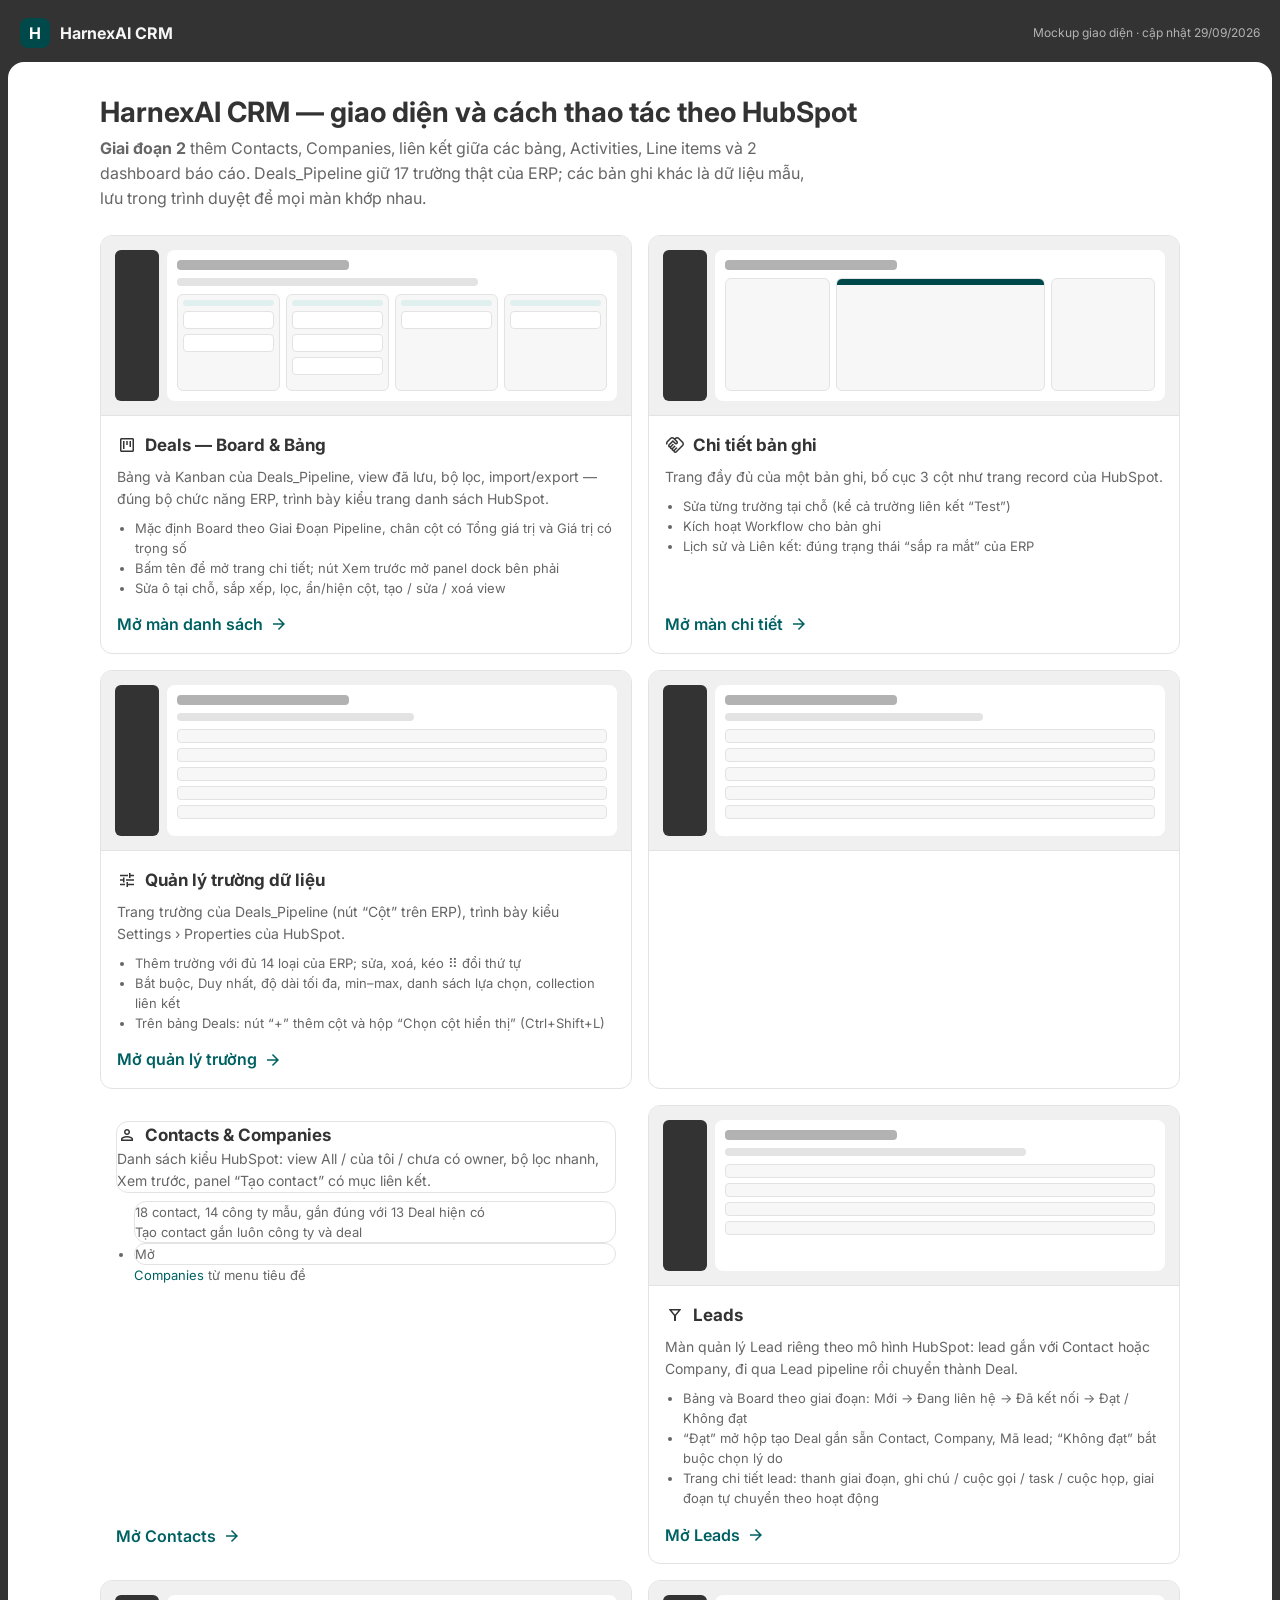
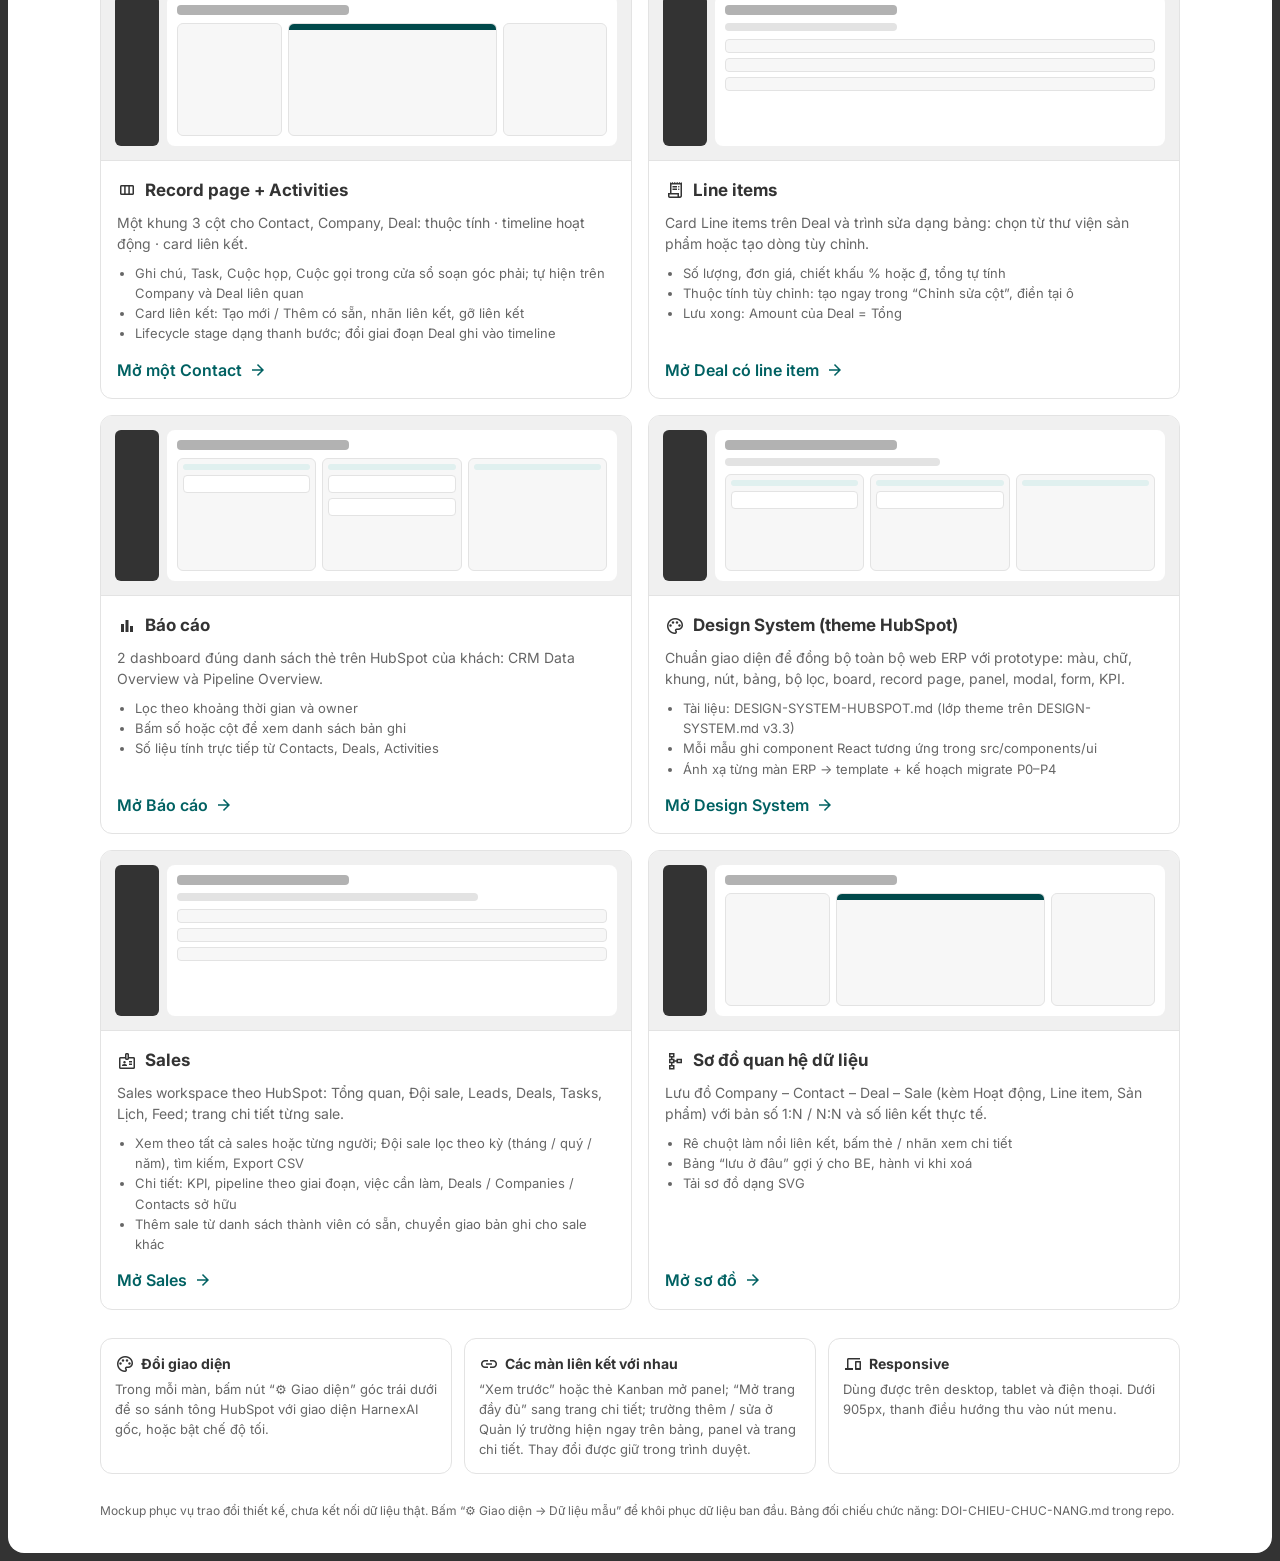
<file: index.html>
<!DOCTYPE html>
<html lang="vi">
<head>
<meta charset="utf-8">
<meta name="viewport" content="width=device-width, initial-scale=1">
<title>HarnexAI CRM — Mockup giao diện theo HubSpot</title>
<meta name="description" content="Mockup giao diện CRM HarnexAI theo phong cách HubSpot: danh sách giao dịch và trang chi tiết giao dịch.">
<link rel="preconnect" href="https://fonts.googleapis.com">
<link rel="preconnect" href="https://fonts.gstatic.com" crossorigin>
<link href="https://fonts.googleapis.com/css2?family=Inter:wght@400;500;600;700&family=Be+Vietnam+Pro:wght@400;500;600;700&display=swap" rel="stylesheet">
<link href="https://fonts.googleapis.com/css2?family=Material+Symbols+Outlined:opsz,wght,FILL,GRAD@20,400,0..1,0&display=block" rel="stylesheet">
<script>/* Chỉ hiện icon khi font Material Symbols đã tải xong, tránh lộ tên icon ("edit", "call"…) lúc tải lại trang */
(function(){var d=document,n=0;function ok(){d.documentElement.classList.add('icons-ready')}
function go(){if(!d.fonts||!d.fonts.load)return ok();d.fonts.load('20px "Material Symbols Outlined"').then(function(r){r&&r.length?ok():retry()},retry)}
function retry(){if(n++<120)setTimeout(go,250)}
d.readyState==='loading'?d.addEventListener('DOMContentLoaded',go):go()})();</script>
<style>
:root{
  --surface:#FFFFFF; --surface-variant:#F7F7F7; --surface-2:#F0F0F0;
  --on-surface:#333333; --on-surface-variant:#666666;
  --primary:#00494B; --on-primary:#FFFFFF; --primary-container:#E0F0EF; --on-primary-container:#00494B; --link:#006162;
  --outline:#CCCCCC; --outline-variant:#E3E3E3;
  --shell:#333333; --shell-fg:#F5F5F5; --shell-muted:#B3B3B3;
  --radius-md:8px; --radius-lg:12px; --radius-xl:16px; --radius-pill:999px;
  --font-sans:'Inter','Be Vietnam Pro',system-ui,sans-serif;
}
@media (prefers-color-scheme:dark){ :root{
  --surface:#202124; --surface-variant:#292A2D; --surface-2:#35363A;
  --on-surface:#E8EAED; --on-surface-variant:#9AA0A6;
  --primary:#5CC2C0; --on-primary:#0B2A2A; --primary-container:#123C3C; --on-primary-container:#BFE8E6; --link:#7AD3D1;
  --outline:#5F6368; --outline-variant:#3C4043; --shell:#171717;
}}
*{box-sizing:border-box;margin:0;padding:0}
body{font-family:var(--font-sans);background:var(--shell);color:var(--on-surface);line-height:1.55;min-height:100vh;
  -webkit-font-smoothing:antialiased;padding:8px}
a{color:inherit;text-decoration:none}
.ms{font-family:'Material Symbols Outlined';font-weight:normal;font-style:normal;font-size:20px;line-height:1;display:inline-block;
  font-variation-settings:'FILL' 0,'wght' 400,'GRAD' 0,'opsz' 20;flex:none}
/* Icon ẩn (vẫn giữ chỗ) cho tới khi font tải xong — class icons-ready do script ở <head> gắn */
html:not(.icons-ready) .ms{visibility:hidden;width:1em}
header{display:flex;align-items:center;gap:10px;padding:10px 12px 14px;color:var(--shell-fg)}
.mark{width:30px;height:30px;border-radius:var(--radius-md);background:var(--primary);color:var(--on-primary);display:grid;place-items:center;font-weight:700}
header .sub{margin-left:auto;font-size:12px;color:var(--shell-muted)}
main{background:var(--surface);border-radius:var(--radius-xl);padding:24px 16px 32px;min-height:calc(100vh - 80px)}
.wrap{max-width:1080px;margin:0 auto}
h1{font-size:24px;font-weight:700;line-height:1.3}
.lead{color:var(--on-surface-variant);margin-top:6px;max-width:720px}
.grid{display:grid;grid-template-columns:1fr;gap:16px;margin-top:24px}
@media(min-width:760px){ main{padding:32px} .grid{grid-template-columns:1fr 1fr} h1{font-size:28px} }
.card{display:flex;flex-direction:column;border:1px solid var(--outline-variant);border-radius:var(--radius-lg);overflow:hidden;
  background:var(--surface);transition:border-color .1s,transform .2s}
.card:hover{border-color:var(--primary);transform:translateY(-2px)}
.card:focus-visible{outline:2px solid var(--primary);outline-offset:2px}
.prev{height:180px;background:var(--surface-2);padding:14px;display:flex;gap:8px;border-bottom:1px solid var(--outline-variant)}
.pv-side{width:44px;border-radius:6px;background:var(--shell)}
.pv-main{flex:1;border-radius:8px;background:var(--surface);padding:10px;display:flex;flex-direction:column;gap:8px;min-width:0}
.bar{height:8px;border-radius:4px;background:var(--outline-variant)}
.bar.t{width:40%;height:10px;background:var(--on-surface-variant);opacity:.5}
.cols{flex:1;display:flex;gap:6px}
.cols div{flex:1;border-radius:6px;background:var(--surface-variant);border:1px solid var(--outline-variant);display:flex;flex-direction:column;gap:5px;padding:5px}
.cols i{display:block;height:18px;border-radius:4px;background:var(--surface);border:1px solid var(--outline-variant)}
.cols i.h{height:6px;border:none;background:var(--primary-container)}
.rows{flex:1;display:flex;flex-direction:column;gap:5px}
.rows i{display:block;height:14px;border-radius:4px;background:var(--surface-variant);border:1px solid var(--outline-variant)}
.three{flex:1;display:grid;grid-template-columns:1fr 2fr 1fr;gap:6px}
.three div{border-radius:6px;background:var(--surface-variant);border:1px solid var(--outline-variant)}
.three .mid{background:linear-gradient(var(--primary) 0 6px,var(--surface-variant) 6px)}
.body{padding:16px;display:flex;flex-direction:column;gap:8px;flex:1}
.body h2{font-size:17px;font-weight:700;display:flex;align-items:center;gap:8px}
.body p{font-size:14px;color:var(--on-surface-variant)}
.body ul{font-size:13px;color:var(--on-surface-variant);padding-left:18px}
.go{margin-top:auto;display:inline-flex;align-items:center;gap:6px;font-weight:600;color:var(--link);padding-top:6px}
.note{margin-top:28px;display:grid;grid-template-columns:1fr;gap:12px}
@media(min-width:760px){ .note{grid-template-columns:repeat(3,1fr)} }
.note div{border:1px solid var(--outline-variant);border-radius:var(--radius-lg);padding:14px;font-size:13px;color:var(--on-surface-variant)}
.note b{display:flex;align-items:center;gap:6px;color:var(--on-surface);font-size:14px;margin-bottom:4px}
footer{margin-top:28px;font-size:12px;color:var(--on-surface-variant)}
</style>
</head>
<body>
<header>
  <span class="mark">H</span><strong>HarnexAI CRM</strong>
  <span class="sub">Mockup giao diện · cập nhật 29/09/2026</span>
</header>
<main>
  <div class="wrap">
    <h1>HarnexAI CRM — giao diện và cách thao tác theo HubSpot</h1>
    <p class="lead"><b>Giai đoạn 2</b> thêm Contacts, Companies, liên kết giữa các bảng, Activities, Line items và 2 dashboard báo cáo. Deals_Pipeline giữ 17 trường thật của ERP; các bản ghi khác là dữ liệu mẫu, lưu trong trình duyệt để mọi màn khớp nhau.</p>

    <div class="grid">
      <a class="card" href="crm-giao-dich-hubspot.html">
        <div class="prev" aria-hidden="true"><div class="pv-side"></div><div class="pv-main"><div class="bar t"></div><div class="bar" style="width:70%"></div>
          <div class="cols"><div><i class="h"></i><i></i><i></i></div><div><i class="h"></i><i></i><i></i><i></i></div><div><i class="h"></i><i></i></div><div><i class="h"></i><i></i></div></div></div></div>
        <div class="body">
          <h2><span class="ms">view_kanban</span>Deals — Board & Bảng</h2>
          <p>Bảng và Kanban của Deals_Pipeline, view đã lưu, bộ lọc, import/export — đúng bộ chức năng ERP, trình bày kiểu trang danh sách HubSpot.</p>
          <ul><li>Mặc định Board theo Giai Đoạn Pipeline, chân cột có Tổng giá trị và Giá trị có trọng số</li><li>Bấm tên để mở trang chi tiết; nút Xem trước mở panel dock bên phải</li><li>Sửa ô tại chỗ, sắp xếp, lọc, ẩn/hiện cột, tạo / sửa / xoá view</li></ul>
          <span class="go">Mở màn danh sách <span class="ms">arrow_forward</span></span>
        </div>
      </a>
      <a class="card" href="crm-record-hubspot.html?type=deal&id=r013">
        <div class="prev" aria-hidden="true"><div class="pv-side"></div><div class="pv-main"><div class="bar t"></div>
          <div class="three"><div></div><div class="mid"></div><div></div></div></div></div>
        <div class="body">
          <h2><span class="ms">handshake</span>Chi tiết bản ghi</h2>
          <p>Trang đầy đủ của một bản ghi, bố cục 3 cột như trang record của HubSpot.</p>
          <ul><li>Sửa từng trường tại chỗ (kể cả trường liên kết “Test”)</li><li>Kích hoạt Workflow cho bản ghi</li><li>Lịch sử và Liên kết: đúng trạng thái “sắp ra mắt” của ERP</li></ul>
          <span class="go">Mở màn chi tiết <span class="ms">arrow_forward</span></span>
        </div>
      </a>
      <a class="card" href="crm-quan-ly-truong-hubspot.html">
        <div class="prev" aria-hidden="true"><div class="pv-side"></div><div class="pv-main"><div class="bar t"></div><div class="bar" style="width:55%"></div>
          <div class="rows"><i></i><i></i><i></i><i></i><i></i></div></div></div>
        <div class="body">
          <h2><span class="ms">tune</span>Quản lý trường dữ liệu</h2>
          <p>Trang trường của Deals_Pipeline (nút “Cột” trên ERP), trình bày kiểu Settings › Properties của HubSpot.</p>
          <ul><li>Thêm trường với đủ 14 loại của ERP; sửa, xoá, kéo ⠿ đổi thứ tự</li><li>Bắt buộc, Duy nhất, độ dài tối đa, min–max, danh sách lựa chọn, collection liên kết</li><li>Trên bảng Deals: nút “+” thêm cột và hộp “Chọn cột hiển thị” (Ctrl+Shift+L)</li></ul>
          <span class="go">Mở quản lý trường <span class="ms">arrow_forward</span></span>
        </div>
      </a>
      <a class="card" href="crm-contacts-hubspot.html">
        <div class="prev" aria-hidden="true"><div class="pv-side"></div><div class="pv-main"><div class="bar t"></div><div class="bar" style="width:60%"></div>
          <div class="rows"><i></i><i></i><i></i><i></i><i></i></div></div></div>
        <div class="body"><h2><span class="ms">person</span>Contacts &amp; Companies</h2>
          <p>Danh sách kiểu HubSpot: view All / của tôi / chưa có owner, bộ lọc nhanh, Xem trước, panel “Tạo contact” có mục liên kết.</p>
          <ul><li>18 contact, 14 công ty mẫu, gắn đúng với 13 Deal hiện có</li><li>Tạo contact gắn luôn công ty và deal</li><li>Mở <a href="crm-companies-hubspot.html" style="color:var(--link)">Companies</a> từ menu tiêu đề</li></ul>
          <span class="go">Mở Contacts <span class="ms">arrow_forward</span></span></div>
      </a>
      <a class="card" href="crm-leads-hubspot.html">
        <div class="prev" aria-hidden="true"><div class="pv-side"></div><div class="pv-main"><div class="bar t"></div><div class="bar" style="width:70%"></div>
          <div class="rows"><i></i><i></i><i></i><i></i></div></div></div>
        <div class="body"><h2><span class="ms">filter_alt</span>Leads</h2>
          <p>Màn quản lý Lead riêng theo mô hình HubSpot: lead gắn với Contact hoặc Company, đi qua Lead pipeline rồi chuyển thành Deal.</p>
          <ul><li>Bảng và Board theo giai đoạn: Mới → Đang liên hệ → Đã kết nối → Đạt / Không đạt</li><li>“Đạt” mở hộp tạo Deal gắn sẵn Contact, Company, Mã lead; “Không đạt” bắt buộc chọn lý do</li><li>Trang chi tiết lead: thanh giai đoạn, ghi chú / cuộc gọi / task / cuộc họp, giai đoạn tự chuyển theo hoạt động</li></ul>
          <span class="go">Mở Leads <span class="ms">arrow_forward</span></span></div>
      </a>
      <a class="card" href="crm-record-hubspot.html?type=contact&id=ct01">
        <div class="prev" aria-hidden="true"><div class="pv-side"></div><div class="pv-main"><div class="bar t"></div>
          <div class="three"><div></div><div class="mid"></div><div></div></div></div></div>
        <div class="body"><h2><span class="ms">view_column</span>Record page + Activities</h2>
          <p>Một khung 3 cột cho Contact, Company, Deal: thuộc tính · timeline hoạt động · card liên kết.</p>
          <ul><li>Ghi chú, Task, Cuộc họp, Cuộc gọi trong cửa sổ soạn góc phải; tự hiện trên Company và Deal liên quan</li><li>Card liên kết: Tạo mới / Thêm có sẵn, nhãn liên kết, gỡ liên kết</li><li>Lifecycle stage dạng thanh bước; đổi giai đoạn Deal ghi vào timeline</li></ul>
          <span class="go">Mở một Contact <span class="ms">arrow_forward</span></span></div>
      </a>
      <a class="card" href="crm-record-hubspot.html?type=deal&id=r011">
        <div class="prev" aria-hidden="true"><div class="pv-side"></div><div class="pv-main"><div class="bar t"></div><div class="bar" style="width:40%"></div>
          <div class="rows"><i></i><i></i><i></i></div></div></div>
        <div class="body"><h2><span class="ms">receipt_long</span>Line items</h2>
          <p>Card Line items trên Deal và trình sửa dạng bảng: chọn từ thư viện sản phẩm hoặc tạo dòng tùy chỉnh.</p>
          <ul><li>Số lượng, đơn giá, chiết khấu % hoặc ₫, tổng tự tính</li><li>Thuộc tính tùy chỉnh: tạo ngay trong “Chỉnh sửa cột”, điền tại ô</li><li>Lưu xong: Amount của Deal = Tổng</li></ul>
          <span class="go">Mở Deal có line item <span class="ms">arrow_forward</span></span></div>
      </a>
      <a class="card" href="crm-bao-cao-hubspot.html">
        <div class="prev" aria-hidden="true"><div class="pv-side"></div><div class="pv-main"><div class="bar t"></div>
          <div class="cols"><div><i class="h"></i><i></i></div><div><i class="h"></i><i></i><i></i></div><div><i class="h"></i></div></div></div></div>
        <div class="body"><h2><span class="ms">bar_chart</span>Báo cáo</h2>
          <p>2 dashboard đúng danh sách thẻ trên HubSpot của khách: CRM Data Overview và Pipeline Overview.</p>
          <ul><li>Lọc theo khoảng thời gian và owner</li><li>Bấm số hoặc cột để xem danh sách bản ghi</li><li>Số liệu tính trực tiếp từ Contacts, Deals, Activities</li></ul>
          <span class="go">Mở Báo cáo <span class="ms">arrow_forward</span></span></div>
      </a>
      <a class="card" href="design-system.html">
        <div class="prev" aria-hidden="true"><div class="pv-side"></div><div class="pv-main"><div class="bar t"></div><div class="bar" style="width:50%"></div>
          <div class="cols"><div><i class="h"></i><i></i></div><div><i class="h"></i><i></i></div><div><i class="h"></i></div></div></div></div>
        <div class="body"><h2><span class="ms">palette</span>Design System (theme HubSpot)</h2>
          <p>Chuẩn giao diện để đồng bộ toàn bộ web ERP với prototype: màu, chữ, khung, nút, bảng, bộ lọc, board, record page, panel, modal, form, KPI.</p>
          <ul><li>Tài liệu: DESIGN-SYSTEM-HUBSPOT.md (lớp theme trên DESIGN-SYSTEM.md v3.3)</li><li>Mỗi mẫu ghi component React tương ứng trong src/components/ui</li><li>Ánh xạ từng màn ERP → template + kế hoạch migrate P0–P4</li></ul>
          <span class="go">Mở Design System <span class="ms">arrow_forward</span></span></div>
      </a>
      <a class="card" href="crm-sales-hubspot.html">
        <div class="prev" aria-hidden="true"><div class="pv-side"></div><div class="pv-main"><div class="bar t"></div><div class="bar" style="width:70%"></div>
          <div class="rows"><i></i><i></i><i></i></div></div></div>
        <div class="body"><h2><span class="ms">badge</span>Sales</h2>
          <p>Sales workspace theo HubSpot: Tổng quan, Đội sale, Leads, Deals, Tasks, Lịch, Feed; trang chi tiết từng sale.</p>
          <ul><li>Xem theo tất cả sales hoặc từng người; Đội sale lọc theo kỳ (tháng / quý / năm), tìm kiếm, Export CSV</li><li>Chi tiết: KPI, pipeline theo giai đoạn, việc cần làm, Deals / Companies / Contacts sở hữu</li><li>Thêm sale từ danh sách thành viên có sẵn, chuyển giao bản ghi cho sale khác</li></ul>
          <span class="go">Mở Sales <span class="ms">arrow_forward</span></span></div>
      </a>
      <a class="card" href="crm-quan-he-hubspot.html">
        <div class="prev" aria-hidden="true"><div class="pv-side"></div><div class="pv-main"><div class="bar t"></div>
          <div class="three"><div></div><div class="mid"></div><div></div></div></div></div>
        <div class="body"><h2><span class="ms">schema</span>Sơ đồ quan hệ dữ liệu</h2>
          <p>Lưu đồ Company – Contact – Deal – Sale (kèm Hoạt động, Line item, Sản phẩm) với bản số 1:N / N:N và số liên kết thực tế.</p>
          <ul><li>Rê chuột làm nổi liên kết, bấm thẻ / nhãn xem chi tiết</li><li>Bảng “lưu ở đâu” gợi ý cho BE, hành vi khi xoá</li><li>Tải sơ đồ dạng SVG</li></ul>
          <span class="go">Mở sơ đồ <span class="ms">arrow_forward</span></span></div>
      </a>
    </div>

    <div class="note">
      <div><b><span class="ms">palette</span>Đổi giao diện</b>Trong mỗi màn, bấm nút “⚙ Giao diện” góc trái dưới để so sánh tông HubSpot với giao diện HarnexAI gốc, hoặc bật chế độ tối.</div>
      <div><b><span class="ms">link</span>Các màn liên kết với nhau</b>“Xem trước” hoặc thẻ Kanban mở panel; “Mở trang đầy đủ” sang trang chi tiết; trường thêm / sửa ở Quản lý trường hiện ngay trên bảng, panel và trang chi tiết. Thay đổi được giữ trong trình duyệt.</div>
      <div><b><span class="ms">devices</span>Responsive</b>Dùng được trên desktop, tablet và điện thoại. Dưới 905px, thanh điều hướng thu vào nút menu.</div>
    </div>
    <footer>Mockup phục vụ trao đổi thiết kế, chưa kết nối dữ liệu thật. Bấm “⚙ Giao diện → Dữ liệu mẫu” để khôi phục dữ liệu ban đầu. Bảng đối chiếu chức năng: DOI-CHIEU-CHUC-NANG.md trong repo.</footer>
  </div>
</main>
</body>
</html>
</file>
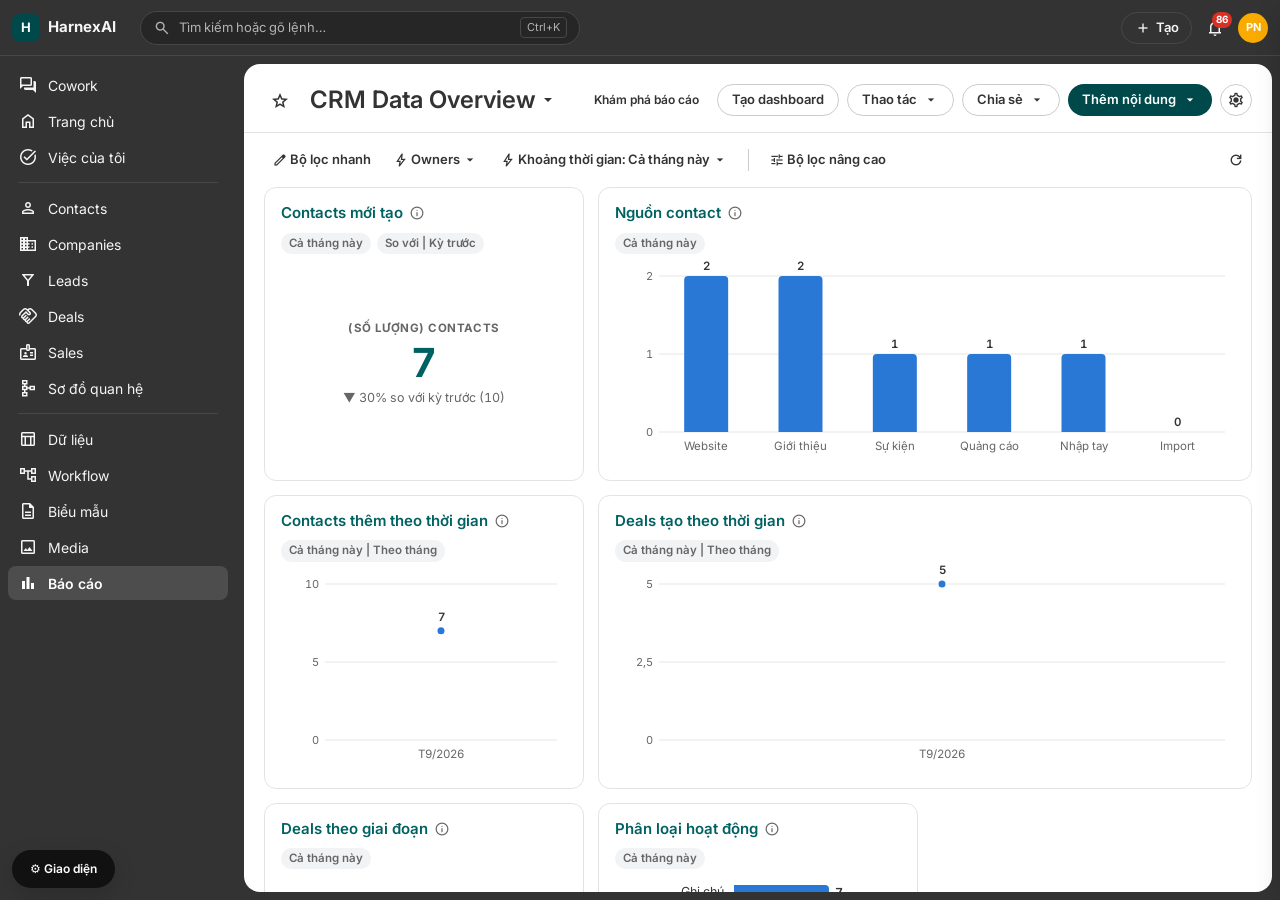
<file: crm-bao-cao-hubspot.html>
<!DOCTYPE html>
<html lang="vi" data-brand="crm">
<head>
<meta charset="utf-8">
<meta name="viewport" content="width=device-width, initial-scale=1">
<title>Báo cáo — HarnexAI CRM (mockup)</title>
<link rel="preconnect" href="https://fonts.googleapis.com">
<link rel="preconnect" href="https://fonts.gstatic.com" crossorigin>
<link href="https://fonts.googleapis.com/css2?family=Inter:wght@400;500;600;700&family=Be+Vietnam+Pro:wght@400;500;600;700&display=swap" rel="stylesheet">
<link href="https://fonts.googleapis.com/css2?family=Material+Symbols+Outlined:opsz,wght,FILL,GRAD@20,400,0..1,0&display=block" rel="stylesheet">
<script>/* Chỉ hiện icon khi font Material Symbols đã tải xong, tránh lộ tên icon ("edit", "call"…) lúc tải lại trang */
(function(){var d=document,n=0;function ok(){d.documentElement.classList.add('icons-ready')}
function go(){if(!d.fonts||!d.fonts.load)return ok();d.fonts.load('20px "Material Symbols Outlined"').then(function(r){r&&r.length?ok():retry()},retry)}
function retry(){if(n++<120)setTimeout(go,250)}
d.readyState==='loading'?d.addEventListener('DOMContentLoaded',go):go()})();</script>
<link rel="stylesheet" href="crm-shared.css">
<style>
/* ═══ Báo cáo: 2 dashboard CRM Data Overview & Pipeline Overview ═══
   Thẻ báo cáo lấy đúng danh sách trên portal HubSpot của khách (28/09/2026), bỏ thẻ Tickets (ngoài phạm vi).
   Số liệu tính trực tiếp từ dữ liệu mẫu Contacts / Deals / Activities; bấm số hoặc cột để xem danh sách bản ghi.
   Màu biểu đồ: bảng categorical đã kiểm (dataviz), 1 series = 1 màu; trạng thái Open/Won/Lost = 3 slot đầu + nhãn trực tiếp. */
.viz{--c1:#2a78d6;--c2:#eb6834;--c3:#1baf7a;--c4:#eda100;--c5:#e87ba4;--c6:#008300;--series-1:#2a78d6;--st-open:#2a78d6;--st-won:#1baf7a;--st-lost:#eb6834;--grid:#e6e6e3;--axis:#8a8984;--ink:var(--on-surface);--ink-2:var(--on-surface-variant)}
@media (prefers-color-scheme:dark){:root:where(:not([data-theme="light"])) .viz{--c1:#3987e5;--c2:#d95926;--c3:#199e70;--c4:#c98500;--c5:#d55181;--c6:#008300;--series-1:#3987e5;--st-open:#3987e5;--st-won:#199e70;--st-lost:#d95926;--grid:#3a3a38;--axis:#8f8e88}}
:root[data-theme="dark"] .viz{--c1:#3987e5;--c2:#d95926;--c3:#199e70;--c4:#c98500;--c5:#d55181;--c6:#008300;--series-1:#3987e5;--st-open:#3987e5;--st-won:#199e70;--st-lost:#d95926;--grid:#3a3a38;--axis:#8f8e88}
.frame{overflow:auto}
.dh{display:flex;align-items:center;gap:10px;padding:18px 20px 14px;border-bottom:1px solid var(--outline-variant);flex-wrap:wrap}
.dh h1{font-size:24px;font-weight:600}
.dsel{display:flex;align-items:center;gap:2px;border-radius:var(--radius-md);padding:0 4px}
.dsel:hover{background:var(--surface-2)}
.dh .r{margin-left:auto;display:flex;gap:8px;align-items:center;flex-wrap:wrap;position:relative}
.fl{display:flex;align-items:center;gap:6px;padding:12px 20px;flex-wrap:wrap}
.fl .qfs{height:30px;border:none;background:none;font-weight:600;font-size:13px;color:var(--on-surface);padding:0 6px;border-radius:var(--radius-sm);cursor:pointer}
.fl .qfs:hover{background:var(--surface-2)}
.fl .sepv{width:1px;height:22px;background:var(--outline);margin:0 6px}
.dg{display:grid;grid-template-columns:1fr;gap:14px;padding:0 20px 24px}
@media(min-width:760px){.dg{grid-template-columns:1fr 1fr}}
@media(min-width:1240px){.dg{grid-template-columns:repeat(3,1fr)}}
.rc{border:1px solid var(--outline-variant);border-radius:var(--radius-lg);padding:14px 16px;background:var(--surface);display:flex;flex-direction:column;gap:8px;min-width:0}
.rc.w2{grid-column:span 1}@media(min-width:760px){.rc.w2{grid-column:span 2}}
.rc h2{font-size:15px;font-weight:600;color:var(--link);display:flex;align-items:center;gap:6px}
.rc h2 .ms{font-size:16px;color:var(--on-surface-variant)}
.chips{display:flex;gap:6px;flex-wrap:wrap}
.chips span{font-size:11.5px;font-weight:600;padding:2px 8px;border-radius:var(--radius-pill);background:var(--surface-2);color:var(--on-surface-variant)}
.kpi{display:flex;flex-direction:column;align-items:center;justify-content:center;flex:1;padding:14px 0;gap:4px}
.kpi small{font-size:11.5px;font-weight:700;letter-spacing:.04em;color:var(--on-surface-variant)}
.kpi button{font-size:40px;font-weight:700;color:var(--link);line-height:1.1}
.kpi button:hover{text-decoration:underline}
.kpi .dl{font-size:12.5px;color:var(--on-surface-variant)}
.viz svg{width:100%;height:auto;display:block;overflow:visible}
.viz text{font-family:inherit}
.viz [data-drill]{cursor:pointer}
.viz [data-drill]:hover{opacity:.85}
.lg{display:flex;gap:14px;flex-wrap:wrap;font-size:12.5px;color:var(--on-surface)}
.lg i{display:inline-block;width:10px;height:10px;border-radius:3px;margin-right:6px;vertical-align:-1px}
.hb{display:flex;flex-direction:column;gap:6px;padding:4px 0}
.hb-r{display:grid;grid-template-columns:minmax(90px,38%) 1fr;gap:10px;align-items:center;font-size:12.5px;cursor:pointer;border-radius:var(--radius-sm);padding:2px 0}
.hb-r:hover{background:var(--surface-variant)}
.hb-l{text-align:right;overflow:hidden;text-overflow:ellipsis;white-space:nowrap;color:var(--ink)}
.hb-t{position:relative;display:block;height:18px;margin-right:72px;min-width:0}
.hb-t i{position:absolute;left:0;top:1px;display:block;height:16px;border-radius:0 4px 4px 0}
.hb-t b{position:absolute;top:0;font-weight:600;white-space:nowrap}
.tt{width:100%;border-collapse:collapse;font-size:13px}
.tt th,.tt td{padding:7px 8px;border-bottom:1px solid var(--outline-variant);text-align:right}
.tt th:first-child,.tt td:first-child{text-align:left}
.tt th{color:var(--on-surface-variant);font-weight:600;font-size:12px}
.tt button{color:var(--link);font-weight:600}
.tip{position:fixed;z-index:999;pointer-events:none;background:var(--on-surface);color:var(--surface);font-size:12.5px;padding:6px 9px;border-radius:var(--radius-md);box-shadow:var(--shadow-2);display:none;max-width:260px}
.tview{font-size:12px;color:var(--link);font-weight:600;align-self:flex-start}
.drl{display:flex;flex-direction:column}
.drl a{display:flex;justify-content:space-between;gap:12px;padding:9px 4px;border-bottom:1px solid var(--outline-variant);font-size:13.5px}
.drl a b{color:var(--link);font-weight:600}
.drl a:hover{background:var(--surface-variant)}

/* Phần 6 — clone dashboard HubSpot (khảo sát 29/09/2026): bộ chọn dashboard có tab + tìm, bộ lọc nhanh dạng popover,
   thẻ báo cáo có thanh công cụ khi rê chuột (kéo để sắp xếp · làm mới · bộ lọc · ⋮), đổi kích thước, gỡ / thêm lại báo cáo. */
.dg{grid-auto-flow:row dense}
@media(min-width:1240px){.rc.s2{grid-column:span 2}.rc.s3{grid-column:span 3}}
@media(min-width:760px) and (max-width:1239px){.rc.s2,.rc.s3{grid-column:span 2}}
.rc{position:relative}
.rc h2 a{color:var(--link)}
.rc h2 a:hover{text-decoration:underline}
.rc-tb{position:absolute;top:10px;right:10px;display:flex;gap:2px;opacity:0;transition:opacity .12s;background:var(--surface);border-radius:var(--radius-md)}
.rc:hover .rc-tb,.rc:focus-within .rc-tb{opacity:1}
.rc-tb button{width:28px;height:28px;border-radius:var(--radius-sm);display:grid;place-items:center;color:var(--on-surface-variant)}
.rc-tb button:hover{background:var(--surface-2);color:var(--on-surface)}
.rc .grip{position:absolute;top:12px;left:4px;cursor:grab;color:var(--on-surface-variant);opacity:0;font-size:16px}
.rc:hover .grip{opacity:1}
.rc.dragging{opacity:.45}
.rc.dropt{outline:2px dashed var(--primary);outline-offset:2px}
.rc .rsz{position:absolute;right:4px;bottom:4px;width:22px;height:22px;border-radius:var(--radius-sm);display:grid;place-items:center;color:var(--on-surface-variant);opacity:0}
.rc:hover .rsz{opacity:1}
.rc .rsz:hover{background:var(--surface-2)}
.chips span[title]{cursor:help}
.qf2{display:inline-flex;align-items:center;gap:2px;height:30px;padding:0 8px;border-radius:var(--radius-sm);font-size:13px;font-weight:600;color:var(--on-surface)}
.qf2:hover{background:var(--surface-2)}
.qf2.on{background:var(--primary-container);color:var(--on-primary-container)}
.qf2 .ms{font-size:16px}
#pop{position:absolute;z-index:70;max-height:min(480px,70vh);overflow-y:auto}
.frame{position:relative}
.dtabs{display:flex;gap:2px;border-bottom:1px solid var(--outline-variant);margin:-6px -6px 8px;padding:0 6px}
.dtabs button{height:40px;padding:0 10px;font-size:13px;font-weight:600;color:var(--on-surface-variant);border-bottom:2px solid transparent;white-space:nowrap}
.dtabs button[aria-selected="true"]{color:var(--on-surface);border-bottom-color:var(--on-surface)}
.qp-d{display:flex;flex-direction:column;align-items:flex-start;gap:1px;padding:6px 10px;border-radius:var(--radius-sm);text-align:left;width:100%}
.qp-d:hover{background:var(--surface-2)} .qp-d.cur{background:var(--primary-container);color:var(--on-primary-container)}
.qp-d b{font-weight:600;font-size:13px} .qp-d small{font-size:11.5px;color:var(--on-surface-variant)}
.qp-c{display:flex;gap:6px;align-items:center;padding:8px 10px;border-top:1px solid var(--outline-variant);flex-wrap:wrap}
.qp-c input{height:30px;border:1px solid var(--outline);border-radius:var(--radius-sm);padding:0 6px;background:var(--surface);color:var(--on-surface)}
.af{display:flex;flex-direction:column;gap:14px}
.af fieldset{border:1px solid var(--outline-variant);border-radius:var(--radius-md);padding:10px 12px;display:flex;flex-wrap:wrap;gap:6px 14px}
.af legend{font-size:12px;font-weight:700;color:var(--on-surface-variant);padding:0 4px}
.af label{display:flex;align-items:center;gap:6px;font-size:13px}
.star.on .ms{font-variation-settings:'FILL' 1;color:#eda100}
.rc-empty{display:flex;flex-direction:column;align-items:center;justify-content:center;flex:1;gap:6px;color:var(--on-surface-variant);font-size:13px;padding:20px 0}
.rc-empty .ms{font-size:30px;max-width:none}
</style>
</head>
<body>
<div class="app">
  <header class="topbar" id="topbar"></header>
  <nav class="sidebar" id="sidebar" aria-label="Điều hướng chính"></nav>
  <main class="main"><div class="frame">
    <div class="dh">
      <button class="btn btn--text btn--icon star" id="favBtn" aria-label="Yêu thích" aria-pressed="false"><span class="ms">star</span></button>
      <div><button class="dsel" id="dBtn" aria-haspopup="menu"><h1 id="dName"></h1><span class="ms">arrow_drop_down</span></button></div>
      <div class="r"><button class="btn btn--text sm" data-toast="Khám phá báo cáo: thư viện báo cáo mẫu của HubSpot (ngoài phạm vi)">Khám phá báo cáo</button>
        <button class="btn btn--secondary" data-toast="Tạo dashboard mới từ mẫu hoặc trống (ngoài phạm vi giai đoạn 2)">Tạo dashboard</button>
        <button class="btn btn--secondary" id="actBtn">Thao tác<span class="ms xs">arrow_drop_down</span></button>
        <button class="btn btn--secondary" id="shareBtn">Chia sẻ<span class="ms xs">arrow_drop_down</span></button>
        <button class="btn btn--primary" id="addBtn">Thêm nội dung<span class="ms xs">arrow_drop_down</span></button>
        <button class="btn btn--secondary btn--icon" data-toast="Cài đặt dashboard: quyền truy cập, múi giờ hiển thị" aria-label="Cài đặt dashboard"><span class="ms sm">settings</span></button></div>
    </div>
    <div class="fl" id="fl"></div>
    <div class="dg viz" id="grid"></div>
    <div class="pop" id="pop"></div>
    <p class="nil" style="text-align:right;font-size:12px;padding:0 20px 18px">Theo giờ Việt Nam (UTC+07:00)</p>
  </div></main>
</div>
<div class="tip" id="tip" role="tooltip"></div>
<div class="scrim" id="scrim"></div>
<aside class="panel" id="panel"></aside>
<div class="modal-bg" id="modal"></div>
<div class="demo" id="demo" role="group" aria-label="Điều khiển mockup"></div>
<div class="toast" id="toast" role="status"></div>
<script src="crm-shared.js"></script>
<script src="crm-objects.js"></script>
<script>
const {esc, toast, $} = HX;
HX.shell('reports');
const TODAY = HXC.TODAY, STAGE = HXC.STAGE, CASH = HXC.CASH, CLOSE = HXC.CLOSE, SALE = HXC.SALE;
const DASH = { crm:'CRM Data Overview', pipe:'Pipeline Overview' };
/* Trạng thái lưu theo trình duyệt: yêu thích, thứ tự / kích thước / tên / báo cáo đã gỡ của từng dashboard */
const SK = 'hx-crm-dash-v1';
let S = {}; try { S = JSON.parse(localStorage.getItem(SK) || '{}'); } catch {}
S.fav = S.fav || {}; S.recent = S.recent || [];
const save = () => { try { localStorage.setItem(SK, JSON.stringify(S)); } catch {} };
const D0 = k => (S[k] = S[k] || { order:null, size:{}, names:{}, hidden:[] });
const st = { dash: new URLSearchParams(location.search).get('d') === 'pipe' ? 'pipe' : 'crm',
  f:{ crm:{ range:'month', owners:[], quick:['owner','range'] }, pipe:{ range:'quarter', owners:[], quick:['range','owner'] } }, adv:{ lifecycle:[], goi:[] } };
const F = () => st.f[st.dash];

/* ── Khoảng thời gian (preset như HubSpot) ── */
const DATE_P = [['today','Hôm nay'],['yesterday','Hôm qua'],['week','Tuần này'],['lastweek','Tuần trước'],['month','Cả tháng này'],['lastmonth','Tháng trước'],['quarter','Cả quý này'],['lastquarter','Quý trước'],['year','Cả năm nay'],['lastyear','Năm trước'],['d7','7 ngày qua'],['d30','30 ngày qua'],['d90','90 ngày qua'],['all','Mọi thời gian']];
const fmtD = d => `${d.getDate()}/${d.getMonth() + 1}/${d.getFullYear()}`;
function range(key = F().range) {
  const y = TODAY.getFullYear(), m = TODAY.getMonth(), d0 = new Date(y, m, TODAY.getDate()), day = 864e5, wd = (d0.getDay() + 6) % 7, q = Math.floor(m / 3) * 3;
  if (typeof key === 'object') return [new Date(key.from + 'T00:00:00'), new Date(new Date(key.to + 'T00:00:00').getTime() + day), `${fmtD(new Date(key.from))} – ${fmtD(new Date(key.to))}`];
  const R = { today:[d0, new Date(+d0 + day)], yesterday:[new Date(+d0 - day), d0], week:[new Date(+d0 - wd * day), new Date(+d0 + (7 - wd) * day)], lastweek:[new Date(+d0 - (wd + 7) * day), new Date(+d0 - wd * day)],
    month:[new Date(y, m, 1), new Date(y, m + 1, 1)], lastmonth:[new Date(y, m - 1, 1), new Date(y, m, 1)], quarter:[new Date(y, q, 1), new Date(y, q + 3, 1)], lastquarter:[new Date(y, q - 3, 1), new Date(y, q, 1)],
    year:[new Date(y, 0, 1), new Date(y + 1, 0, 1)], lastyear:[new Date(y - 1, 0, 1), new Date(y, 0, 1)], d7:[new Date(+d0 - 6 * day), new Date(+d0 + day)], d30:[new Date(+d0 - 29 * day), new Date(+d0 + day)], d90:[new Date(+d0 - 89 * day), new Date(+d0 + day)],
    all:[new Date(2026, 0, 1), new Date(2100, 0, 1)] }[key];
  return [...R, DATE_P.find(p => p[0] === key)[1]];
}
function prevRange() { const [a, b] = range(); const len = b - a; return [new Date(a.getTime() - len), a]; }
const rangeTip = () => { const [a, b] = range(); return F().range === 'all' ? 'Mọi thời gian' : `Khoảng thời gian: ${fmtD(a)} – ${fmtD(new Date(b - 864e5))}`; };
const inR = (iso, [a, b]) => iso && new Date(iso) >= a && new Date(iso) < b;
const ownerOK = v => !F().owners.length || F().owners.includes(v);
// Các tháng nằm trong khoảng lọc (biểu đồ "theo thời gian", tần suất tháng như HubSpot)
function monthsIn() { let [a, b] = range(); if (F().range === 'all') { a = new Date(2026, 6, 1); b = new Date(TODAY.getFullYear(), TODAY.getMonth() + 1, 1); }
  const out = []; let d = new Date(a.getFullYear(), a.getMonth(), 1);
  while (d < b && out.length < 12) { const n = new Date(d.getFullYear(), d.getMonth() + 1, 1); out.push([new Date(Math.max(d, a)), new Date(Math.min(n, b)), `T${d.getMonth() + 1}/${d.getFullYear()}`]); d = n; }
  return out; }

/* ── Dữ liệu cho drill-down / xuất CSV ── */
const DRILL = {}; let dn = 0;
const drill = (title, rows) => { const k = 'd' + (++dn); DRILL[k] = { title, rows }; return k; };
const rowC = c => ({ href: HXC.url('contact', c.id), name: HXC.fullName(c), sub: HXC.dOnly(c.createdAt), cols:{ 'Tên': HXC.fullName(c), 'Email': c.values.email || '', 'Owner': c.values.owner || '', 'Nguồn': c.values.source || '', 'Lifecycle': c.values.lifecycle || '', 'Ngày tạo': HXC.dOnly(c.createdAt) } });
const rowD = d => ({ href: HXC.url('deal', d.id), name: `${HX.title(d)} · ${d.values.t_n_deal || ''}`, sub: HX.F[CASH] ? (HX.fmt(d.values[CASH], HX.F[CASH]) || '—') : '',
  cols:{ 'Mã Deal': HX.title(d), 'Tên Deal': d.values.t_n_deal || '', 'Giai đoạn': d.values[STAGE] || '', 'Amount': d.values[CASH] ?? '', 'Ngày chốt': d.values[CLOSE] || '', 'Sale phụ trách': d.values[SALE] || '', 'Ngày tạo': HXC.dOnly(d.createdAt) } });
const rowA = a => { const t = a.deals && a.deals[0] ? ['deal', a.deals[0]] : a.contacts && a.contacts[0] ? ['contact', a.contacts[0]] : ['company', (a.companies || [])[0]];
  return { href: HXC.url(t[0], t[1]), name: `${a.title || a.body || ''}`.slice(0, 70), sub: `${a.by} · ${HXC.dOnly(a.at)}`, cols:{ 'Loại': a.type, 'Nội dung': a.title || a.body || '', 'Người thực hiện': a.by, 'Thời điểm': HXC.dt(a.at) } }; };

/* ── Biểu đồ (mark mảnh, đầu bo 4px, lưới nhạt; 1 series = 1 màu; nhiều hạng mục = bảng categorical đã kiểm + nhãn trực tiếp) ── */
const CAT = ['var(--c1)','var(--c2)','var(--c3)','var(--c4)','var(--c5)','var(--c6)'];
const nf = v => Number(v).toLocaleString('vi-VN');
const money = v => { v = Number(v) || 0; return v >= 1e9 ? (v / 1e9).toLocaleString('vi-VN', {maximumFractionDigits:2}) + ' tỷ' : v >= 1e6 ? (v / 1e6).toLocaleString('vi-VN', {maximumFractionDigits:1}) + ' tr' : nf(v); };
const nice = m => { if (m <= 0) return 1; const p = Math.pow(10, Math.floor(Math.log10(m))); const n = m / p; return (n <= 1 ? 1 : n <= 2 ? 2 : n <= 5 ? 5 : 10) * p; };
function hbar(rows, { fmt = nf, color = 'var(--series-1)', title } = {}) {
  const mx = Math.max(1, ...rows.map(r => r.value));
  return `<div class="hb" role="img" aria-label="${esc(title || '')}">${rows.map(r => `<div class="hb-r" data-tip="${esc(r.label)}: ${esc(fmt(r.value))}" ${r.drill ? `data-drill="${r.drill}"` : ''}>
    <span class="hb-l" title="${esc(r.label)}">${esc(r.label)}</span>${(w => `<span class="hb-t"><i style="width:${w}%;background:${r.color || color}"></i><b style="left:calc(${w}% + 6px)">${esc(fmt(r.value))}</b></span>`)(r.value ? Math.max(1.5, r.value / mx * 100) : 0)}</div>`).join('')}</div>`;
}
const CH = {}; let cn = 0;
const vcol = (rows, opts = {}) => { const k = 'c' + (++cn); CH[k] = [rows, opts]; return `<div class="ch-host" data-chart="${k}" style="min-height:204px"></div>`; };
function drawCharts() { document.querySelectorAll('.ch-host').forEach(h => { const [rows, o] = CH[h.dataset.chart]; h.innerHTML = vcolSvg(rows, o, Math.max(260, h.clientWidth)); }); }
function vcolSvg(rows, { fmt = nf, title, line = false } = {}, W = 480) {
  const H = 200, l = 44, b = 170, t = 14, pw = W - l - 10, mx = nice(Math.max(1, ...rows.map(r => r.value))), step = pw / Math.max(1, rows.length);
  const ticks = [0, .5, 1].map(f => f * mx), Y = v => b - v / mx * (b - t);
  const grid = ticks.map(v => `<line x1="${l}" x2="${W - 10}" y1="${Y(v)}" y2="${Y(v)}" stroke="var(--grid)"/><text x="${l - 6}" y="${Y(v) + 4}" text-anchor="end" font-size="11" fill="var(--ink-2)">${esc(fmt(v))}</text>`).join('');
  const labels = rows.map((r, i) => `<text x="${l + step * i + step / 2}" y="${b + 18}" text-anchor="middle" font-size="11.5" fill="var(--ink-2)">${esc(r.label)}</text>`).join('');
  if (line) { const pts = rows.map((r, i) => [l + step * i + step / 2, Y(r.value)]);
    return `<svg viewBox="0 0 ${W} ${H + 4}" role="img" aria-label="${esc(title || '')}">${grid}${labels}${pts.length > 1 ? `<path d="${pts.map((p, i) => (i ? 'L' : 'M') + p[0] + ' ' + p[1]).join('')}" fill="none" stroke="var(--series-1)" stroke-width="2"/>` : ''}
      ${rows.map((r, i) => `<g data-tip="${esc(r.label)}: ${esc(fmt(r.value))}" ${r.drill ? `data-drill="${r.drill}"` : ''}><rect x="${pts[i][0] - step / 2}" y="${t}" width="${step}" height="${b - t}" fill="transparent"/><circle cx="${pts[i][0]}" cy="${pts[i][1]}" r="4.5" fill="var(--series-1)" stroke="var(--surface)" stroke-width="2"/><text x="${pts[i][0]}" y="${pts[i][1] - 10}" text-anchor="middle" font-size="11.5" font-weight="600" fill="var(--ink)">${esc(fmt(r.value))}</text></g>`).join('')}</svg>`; }
  const bw = Math.min(44, step * .55);
  return `<svg viewBox="0 0 ${W} ${H + 4}" role="img" aria-label="${esc(title || '')}">${grid}${labels}${rows.map((r, i) => { const x = l + step * i + step / 2 - bw / 2, h = b - Y(r.value);
    return `<g data-tip="${esc(r.label)}: ${esc(fmt(r.value))}" ${r.drill ? `data-drill="${r.drill}"` : ''}><rect x="${x - 6}" y="${t}" width="${bw + 12}" height="${b - t}" fill="transparent"/>${h > 0 ? `<path d="M${x} ${b}v-${Math.max(0, h - 4)}a4 4 0 0 1 4 -4h${bw - 8}a4 4 0 0 1 4 4v${Math.max(0, h - 4)}z" fill="var(--series-1)"/>` : ''}
      <text x="${x + bw / 2}" y="${Y(r.value) - 6}" text-anchor="middle" font-size="11.5" font-weight="600" fill="var(--ink)">${esc(fmt(r.value))}</text></g>`; }).join('')}</svg>`;
}
function donut(parts, title, unit = 'deal') {
  const tot = parts.reduce((s, p) => s + p.value, 0);
  if (!tot) return `<div class="rc-empty"><span class="ms">donut_large</span>Không có dữ liệu trong khoảng thời gian này</div>`;
  const R = 70, r = 44, cx = 90, cy = 90; let a0 = -Math.PI / 2; const nz = parts.filter(q => q.value);
  const arcs = nz.map(p => { const a1 = a0 + p.value / tot * Math.PI * 2 - (nz.length > 1 ? .03 : 0);
    const P = (a, rr) => [cx + rr * Math.cos(a), cy + rr * Math.sin(a)], lg = a1 - a0 > Math.PI ? 1 : 0;
    const d = nz.length === 1 ? `M${cx} ${cy - R}a${R} ${R} 0 1 1 -.01 0zM${cx} ${cy - r}a${r} ${r} 0 1 0 .01 0z` : `M${P(a0, R)}A${R} ${R} 0 ${lg} 1 ${P(a1, R)}L${P(a1, r)}A${r} ${r} 0 ${lg} 0 ${P(a0, r)}z`;
    const out = `<path d="${d}" fill="${p.color}" fill-rule="evenodd" data-tip="${esc(p.label)}: ${p.value} (${Math.round(p.value / tot * 100)}%)" ${p.drill ? `data-drill="${p.drill}"` : ''}/>`; a0 = a1 + .03; return out; }).join('');
  return `<svg viewBox="0 0 180 180" style="max-width:190px;margin:0 auto" role="img" aria-label="${esc(title)}">${arcs}<text x="90" y="88" text-anchor="middle" font-size="22" font-weight="700" fill="var(--ink)">${tot}</text><text x="90" y="106" text-anchor="middle" font-size="11" fill="var(--ink-2)">${unit}</text></svg>
    <div class="lg">${parts.map(p => `<span ${p.drill ? `data-drill="${p.drill}" style="cursor:pointer"` : ''}><i style="background:${p.color}"></i>${esc(p.label)} · <b>${p.value}</b> (${Math.round(p.value / tot * 100)}%)</span>`).join('')}</div>`;
}
const kpi = (label, v, prevV, k) => { const d = prevV ? Math.round((v - prevV) / prevV * 100) : null;
  return `<div class="kpi"><small>${label}</small><button data-drill="${k}" aria-label="Xem danh sách">${nf(v)}</button>${F().range === 'all' ? '' : `<span class="dl">${d === null ? 'Kỳ trước: 0' : `${d >= 0 ? '▲' : '▼'} ${Math.abs(d)}% so với kỳ trước (${prevV})`}</span>`}</div>`; };

/* ── Danh mục báo cáo của từng dashboard (đúng danh sách trên portal HubSpot; bỏ 2 thẻ Tickets — ngoài phạm vi) ── */
function data() {
  const C = HXC.list('contact').filter(c => ownerOK(c.values.owner) && (!st.adv.lifecycle.length || st.adv.lifecycle.includes(c.values.lifecycle)));
  const D = HX.api.list().filter(d => HXC.perm.canView('deal', d) && ownerOK(d.values[SALE]) && (!st.adv.goi.length || st.adv.goi.includes(d.values.g_i_d_ch_v_m_c_ti_u)));
  const A = [...HXC.db().activities].filter(a => ownerOK(a.by));
  return { C, D, A, R: range(), P: prevRange(), M: monthsIn() };
}
const REPORTS = {
  crm: [
    { id:'newc', title:'Contacts mới tạo', info:'Số contact được tạo trong khoảng thời gian, so với kỳ liền trước', size:1, list:'crm-contacts-hubspot.html', cmp:true,
      run: ({ C, R, P }) => { const x = C.filter(c => inR(c.createdAt, R)), p = C.filter(c => inR(c.createdAt, P)); const k = drill('Contacts mới tạo', x.map(rowC)); return { body: kpi('(SỐ LƯỢNG) CONTACTS', x.length, p.length, k), k }; } },
    { id:'src', title:'Nguồn contact', info:'Contacts mới theo thuộc tính Nguồn (HubSpot: Record source)', size:2, list:'crm-contacts-hubspot.html',
      run: ({ C, R }) => { const x = C.filter(c => inR(c.createdAt, R)); const rows = HXC.SOURCES.map(s => ({ label:s, value: x.filter(c => c.values.source === s).length })).map(r => ({ ...r, drill: drill(`Contacts nguồn ${r.label}`, x.filter(c => c.values.source === r.label).map(rowC)) }));
        return { body: vcol(rows, { title:'Nguồn contact' }), k: drill('Nguồn contact', x.map(rowC)) }; } },
    { id:'cover', title:'Contacts thêm theo thời gian', info:'Số contact tạo mới theo tháng', size:1, list:'crm-contacts-hubspot.html', freq:true,
      run: ({ C, M }) => { const rows = M.map(([a, b, l]) => { const x = C.filter(c => inR(c.createdAt, [a, b])); return { label:l, value:x.length, drill: drill(`Contacts tạo ${l}`, x.map(rowC)) }; });
        return { body: vcol(rows, { title:'Contacts theo tháng', line:true }), k: drill('Contacts theo tháng', M.flatMap(([a, b]) => C.filter(c => inR(c.createdAt, [a, b])).map(rowC))) }; } },
    { id:'dover', title:'Deals tạo theo thời gian', info:'Số deal tạo mới theo tháng', size:2, list:'crm-giao-dich-hubspot.html', freq:true,
      run: ({ D, M }) => { const rows = M.map(([a, b, l]) => { const x = D.filter(d => inR(d.createdAt, [a, b])); return { label:l, value:x.length, drill: drill(`Deals tạo ${l}`, x.map(rowD)) }; });
        return { body: vcol(rows, { title:'Deals theo tháng', line:true }), k: drill('Deals theo tháng', M.flatMap(([a, b]) => D.filter(d => inR(d.createdAt, [a, b])).map(rowD))) }; } },
    { id:'stage', title:'Deals theo giai đoạn', info:'Deals tạo trong kỳ, nhóm theo Giai Đoạn Pipeline', size:1, list:'crm-giao-dich-hubspot.html',
      run: ({ D, R }) => { const x = D.filter(d => inR(d.createdAt, R)); const parts = HX.STAGES.map((s, i) => { const y = x.filter(d => d.values[STAGE] === s); return { label:s, value:y.length, color: CAT[i % 6], drill: drill(`Deals ở ${s}`, y.map(rowD)) }; });
        return { body: donut(parts, 'Deals theo giai đoạn'), k: drill('Deals theo giai đoạn', x.map(rowD)) }; } },
    { id:'atype', title:'Phân loại hoạt động', info:'Số hoạt động ghi nhận theo loại', size:1, list:null,
      run: ({ A, R }) => { const x = A.filter(a => inR(a.at, R)); const rows = [['NOTE','Ghi chú'],['TASK','Task'],['MEETING','Cuộc họp'],['CALL','Cuộc gọi']].map(([k, l]) => { const y = x.filter(a => a.type === k); return { label:l, value:y.length, drill: drill(`${l}`, y.map(rowA)) }; });
        return { body: hbar(rows, { title:'Hoạt động theo loại' }), k: drill('Hoạt động', x.map(rowA)) }; } },
    { id:'team', title:'Tổng hợp hoạt động theo nhóm', info:'Số hoạt động của từng người theo loại', size:2, list:null,
      run: ({ A, R }) => { const TY = [['NOTE','Ghi chú'],['TASK','Task'],['MEETING','Cuộc họp'],['CALL','Cuộc gọi']], x = A.filter(a => inR(a.at, R));
        const team = HX.USERS.filter(u => ownerOK(u)).map(u => ({ u, cells: TY.map(([k, l]) => { const y = x.filter(a => a.by === u && a.type === k); return { v:y.length, drill: drill(`${l} của ${u}`, y.map(rowA)) }; }) }));
        return { body: `<table class="tt"><thead><tr><th>Người thực hiện</th>${TY.map(([, l]) => `<th>${l}</th>`).join('')}<th>Tổng</th></tr></thead><tbody>${team.map(t => `<tr><td>${esc(t.u)}</td>${t.cells.map(c => `<td>${c.v ? `<button data-drill="${c.drill}">${c.v}</button>` : '0'}</td>`).join('')}<td><b>${t.cells.reduce((s, c) => s + c.v, 0)}</b></td></tr>`).join('')}</tbody></table>`, k: drill('Hoạt động của nhóm', x.map(rowA)) }; } },
  ],
  pipe: [
    { id:'dcr', title:'Deals đã tạo', info:'Số deal tạo trong kỳ', size:1, list:'crm-giao-dich-hubspot.html', cmp:true,
      run: ({ D, R, P }) => { const x = D.filter(d => inR(d.createdAt, R)), p = D.filter(d => inR(d.createdAt, P)); const k = drill('Deals đã tạo', x.map(rowD)); return { body: kpi('(SỐ LƯỢNG) DEALS', x.length, p.length, k), k }; } },
    { id:'dcl', title:'Deals đã đóng', info:'Deal ở Closed Won hoặc Closed Lost, ngày chốt trong kỳ', size:1, list:'crm-giao-dich-hubspot.html', filt:1, cmp:true,
      run: ({ D, R, P }) => { const cl = d => [HXC.WON, HXC.LOST].includes(d.values[STAGE]); const x = D.filter(d => cl(d) && inR(d.values[CLOSE], R)), p = D.filter(d => cl(d) && inR(d.values[CLOSE], P)); const k = drill('Deals đã đóng', x.map(rowD)); return { body: kpi('(SỐ LƯỢNG) DEALS', x.length, p.length, k), k }; } },
    { id:'dst', title:'Deals theo trạng thái', info:'Deals tạo trong kỳ: đang mở, thắng, thua', size:1, list:'crm-giao-dich-hubspot.html',
      run: ({ D, R }) => { const x = D.filter(d => inR(d.createdAt, R)), cl = d => [HXC.WON, HXC.LOST].includes(d.values[STAGE]);
        const open = x.filter(d => !cl(d)), won = x.filter(d => d.values[STAGE] === HXC.WON), lost = x.filter(d => d.values[STAGE] === HXC.LOST);
        return { body: donut([{ label:'Đang mở', value:open.length, color:'var(--st-open)', drill: drill('Deals đang mở', open.map(rowD)) }, { label:'Thắng', value:won.length, color:'var(--st-won)', drill: drill('Deals thắng', won.map(rowD)) }, { label:'Thua', value:lost.length, color:'var(--st-lost)', drill: drill('Deals thua', lost.map(rowD)) }], 'Deals theo trạng thái'), k: drill('Deals theo trạng thái', x.map(rowD)) }; } },
    { id:'perf', title:'Hiệu quả sale theo giá trị chốt', info:'Tổng Cash-In của deal Closed Won theo Sale phụ trách', size:2, list:'crm-giao-dich-hubspot.html', filt:1,
      run: ({ D, R }) => { const won = D.filter(d => d.values[STAGE] === HXC.WON && inR(d.values[CLOSE], R));
        const rows = HX.USERS.filter(u => ownerOK(u)).map(u => { const x = won.filter(d => d.values[SALE] === u); return { label:u, value:x.reduce((s, d) => s + (Number(d.values[CASH]) || 0), 0), drill: drill(`Deals thắng của ${u}`, x.map(rowD)) }; });
        return { body: hbar(rows, { fmt: v => money(v) + ' ₫', title:'Giá trị chốt theo sale' }), k: drill('Deals thắng', won.map(rowD)) }; } },
    { id:'fun', title:'Tiến trình deal qua các giai đoạn', info:'Số deal đã tới hoặc vượt qua từng giai đoạn (không tính Closed Lost)', size:2, list:'crm-giao-dich-hubspot.html',
      run: ({ D, R }) => { const x = D.filter(d => inR(d.createdAt, R)), SS = HX.STAGES.slice(0, 5);
        const rows = SS.map((s, i) => { const y = x.filter(d => { const k = HX.STAGES.indexOf(d.values[STAGE]); return k >= i && k <= 4; }); return { label:s, value:y.length, drill: drill(`Deals đã tới ${s}`, y.map(rowD)) }; });
        return { body: hbar(rows, { title:'Phễu giai đoạn' }) + `<div class="nil" style="font-size:12px">Tỷ lệ chuyển từ giai đoạn 1 sang Won: ${rows[0].value ? Math.round(rows[4].value / rows[0].value * 100) : 0}%</div>`, k: drill('Deals trong phễu', x.map(rowD)) }; } },
    { id:'ttc', title:'Thời gian chốt trung bình', info:'Số ngày trung bình từ lúc tạo đến Ngày Dự Kiến Chốt của deal Closed Won, theo tháng chốt', size:1, list:'crm-giao-dich-hubspot.html', freq:true,
      run: ({ D, M }) => { const rows = M.map(([a, b, l]) => { const x = D.filter(d => d.values[STAGE] === HXC.WON && inR(d.values[CLOSE], [a, b]));
          const avg = x.length ? Math.round(x.reduce((s, d) => s + (new Date(d.values[CLOSE]) - new Date(d.createdAt)) / 864e5, 0) / x.length) : 0; return { label:l, value:Math.max(0, avg), drill: drill(`Deals thắng chốt ${l}`, x.map(rowD)) }; });
        return { body: vcol(rows, { fmt: v => v + ' ngày', title:'Thời gian chốt trung bình', line:true }), k: drill('Deals thắng', D.filter(d => d.values[STAGE] === HXC.WON).map(rowD)) }; } },
  ],
};
const reportsOf = k => { const d = D0(k), all = REPORTS[k]; const ord = d.order || all.map(r => r.id); return ord.map(id => all.find(r => r.id === id)).filter(Boolean).concat(all.filter(r => !ord.includes(r.id))).filter(r => !d.hidden.includes(r.id)); };

/* ── Vẽ ── */
function renderFilters() {
  const f = F(), on = { owner: f.owners.length > 0, range: true };
  const lbl = { owner: f.owners.length ? `${st.dash === 'pipe' ? 'Deal owner' : 'Owners'}: ${f.owners.map(u => u === HXC.ME ? 'Tôi' : u).join(', ')}` : (st.dash === 'pipe' ? 'Deal owner' : 'Owners'), range: `Khoảng thời gian: ${range()[2]}` };
  const advN = st.adv.lifecycle.length + st.adv.goi.length;
  $('#fl').innerHTML = `<button class="qf2" id="qEdit"><span class="ms">edit</span>Bộ lọc nhanh</button>`
    + f.quick.map(k => `<button class="qf2 ${k === 'owner' && on.owner ? 'on' : ''}" data-q="${k}"><span class="ms">bolt</span>${esc(lbl[k])}<span class="ms">arrow_drop_down</span></button>`).join('')
    + `<span class="sepv"></span><button class="qf2 ${advN ? 'on' : ''}" id="advBtn"><span class="ms">tune</span>Bộ lọc nâng cao${advN ? ` (${advN})` : ''}</button>`
    + (f.owners.length || advN || f.range !== (st.dash === 'pipe' ? 'quarter' : 'month') ? `<button class="fclear" id="fClr" style="font-size:12px;font-weight:600;color:var(--link)">Đặt lại</button>` : '')
    + `<button class="btn btn--text btn--icon" id="refresh" aria-label="Làm mới" title="Làm mới" style="margin-left:auto"><span class="ms sm">refresh</span></button>`;
}
function render() {
  dn = 0; cn = 0; Object.keys(DRILL).forEach(k => delete DRILL[k]); Object.keys(CH).forEach(k => delete CH[k]);
  const d = D0(st.dash); $('#dName').textContent = DASH[st.dash]; document.title = `${DASH[st.dash]} — Báo cáo`;
  $('#favBtn').classList.toggle('on', !!S.fav[st.dash]); $('#favBtn').setAttribute('aria-pressed', !!S.fav[st.dash]);
  S.recent = [st.dash, ...S.recent.filter(x => x !== st.dash)]; save();
  renderFilters();
  const ctx = data(), rl = range()[2];
  const list = reportsOf(st.dash);
  $('#grid').innerHTML = list.length ? list.map(r => { const out = r.run(ctx); r._k = out.k; const size = d.size[r.id] || r.size;
    const chips = [`<span title="${esc(rangeTip())}">${esc(rl)}${r.freq ? ' | Theo tháng' : ''}</span>`, ...(r.cmp && F().range !== 'all' ? ['<span>So với | Kỳ trước</span>'] : []), ...(r.filt ? [`<span title="${r.id === 'dcl' ? 'Giai đoạn là Closed Won hoặc Closed Lost' : 'Giai đoạn là Closed Won'}">Bộ lọc (${r.filt})</span>`] : [])];
    return `<section class="rc s${size}" draggable="false" data-rid="${r.id}"><span class="ms grip" data-grip title="Kéo để sắp xếp" aria-hidden="true">drag_indicator</span>
      <h2>${r.list ? `<a href="${r.list}" title="Mở danh sách">${esc(d.names[r.id] || r.title)}</a>` : esc(d.names[r.id] || r.title)}<span class="ms" title="${esc(r.info)}">info</span></h2>
      <div class="rc-tb"><button data-rrf="${r.id}" title="Làm mới" aria-label="Làm mới báo cáo"><span class="ms sm">refresh</span></button><button data-rfl="${r.id}" title="Bộ lọc của báo cáo" aria-label="Bộ lọc báo cáo"><span class="ms sm">tune</span></button><button data-rm="${r.id}" title="Thao tác" aria-label="Thao tác báo cáo"><span class="ms sm">more_vert</span></button></div>
      <div class="chips">${chips.join('')}</div>${out.body}<button class="rsz" data-rsz="${r.id}" title="Đổi kích thước (1 → 2 → 3 cột)" aria-label="Đổi kích thước"><span class="ms xs">open_in_full</span></button></section>`; }).join('')
    : `<div class="rc s3"><div class="rc-empty"><span class="ms">add_chart</span>Dashboard trống. Bấm “Thêm nội dung” để thêm lại báo cáo đã gỡ.</div></div>`;
  drawCharts();
}
let rz; addEventListener('resize', () => { clearTimeout(rz); rz = setTimeout(drawCharts, 150); });

/* ── Popover chung ── */
const pop = $('#pop');
function openPop(anchor, html, w = 260, right = false) {
  const r = anchor.getBoundingClientRect(), fr = document.querySelector('.frame').getBoundingClientRect(), fs = document.querySelector('.frame').scrollTop;
  pop.style.width = w + 'px'; pop.style.left = Math.max(8, Math.min((right ? r.right - w : r.left) - fr.left, fr.width - w - 8)) + 'px'; pop.style.top = (r.bottom - fr.top + fs + 4) + 'px';
  pop.innerHTML = html; pop.classList.add('open'); pop.onclick = null; pop.onchange = null; return pop; }
const closePop = () => pop.classList.remove('open');

function openDrill(k, title) {
  const d = DRILL[k]; if (!d) return;
  HX.modal(`<div class="modal" role="dialog" aria-modal="true" style="width:min(560px,100%)"><div class="mh">${esc(title || d.title)} (${d.rows.length})<button class="btn btn--text btn--icon x" data-close aria-label="Đóng"><span class="ms">close</span></button></div>
    <div class="mb"><div class="drl">${d.rows.length ? d.rows.map(r => `<a href="${r.href}"><b>${esc(r.name)}</b><span class="nil">${esc(r.sub)}</span></a>`).join('') : '<p class="nil">Không có bản ghi.</p>'}</div></div>
    <div class="mf"><button class="btn btn--secondary" data-csv="${k}"><span class="ms xs">download</span>Xuất CSV</button><button class="btn btn--primary" data-close>Đóng</button></div></div>`, bg => { bg.querySelector('[data-csv]').onclick = () => csv(k, title); });
}
function csv(k, title) { const d = DRILL[k]; if (!d || !d.rows.length) { toast('Không có dữ liệu để xuất'); return; }
  const cols = Object.keys(d.rows[0].cols || { 'Tên':1 }); const q = v => `"${String(v ?? '').replace(/"/g, '""')}"`;
  const text = '﻿' + [cols.map(q).join(','), ...d.rows.map(r => cols.map(c => q((r.cols || { 'Tên': r.name })[c])).join(','))].join('\r\n');
  const a = document.createElement('a'); a.href = URL.createObjectURL(new Blob([text], { type:'text/csv;charset=utf-8' })); a.download = `${HX.slug(title || d.title) || 'bao-cao'}.csv`; a.click(); setTimeout(() => URL.revokeObjectURL(a.href), 1000);
  toast(`Đã xuất ${d.rows.length} dòng ra CSV`); }

/* ── Sự kiện ── */
const tip = $('#tip');
$('#grid').addEventListener('mousemove', e => { const t = e.target.closest('[data-tip]'); if (!t) { tip.style.display = 'none'; return; }
  tip.textContent = t.dataset.tip; tip.style.display = 'block'; tip.style.left = Math.min(innerWidth - 270, e.clientX + 14) + 'px'; tip.style.top = (e.clientY + 14) + 'px'; });
$('#grid').addEventListener('mouseleave', () => tip.style.display = 'none');
// Kéo thả sắp xếp báo cáo (bấm giữ tay cầm ⠿)
let dragId = null;
$('#grid').addEventListener('mousedown', e => { const g = e.target.closest('[data-grip]'); const c = e.target.closest('.rc'); if (c) c.draggable = !!g; });
$('#grid').addEventListener('dragstart', e => { const c = e.target.closest('.rc'); if (!c || !c.draggable) return; dragId = c.dataset.rid; c.classList.add('dragging'); e.dataTransfer.setData('text/plain', dragId); });
$('#grid').addEventListener('dragover', e => { const c = e.target.closest('.rc[data-rid]'); if (c && dragId) { e.preventDefault(); document.querySelectorAll('.dropt').forEach(x => x.classList.remove('dropt')); if (c.dataset.rid !== dragId) c.classList.add('dropt'); } });
$('#grid').addEventListener('drop', e => { const c = e.target.closest('.rc[data-rid]'); if (!c || !dragId) return; e.preventDefault();
  const d = D0(st.dash), ord = reportsOf(st.dash).map(r => r.id).filter(x => x !== dragId); ord.splice(ord.indexOf(c.dataset.rid), 0, dragId); d.order = [...ord, ...d.hidden]; save(); dragId = null; render(); toast('Đã sắp xếp lại báo cáo'); });
$('#grid').addEventListener('dragend', () => { dragId = null; document.querySelectorAll('.dragging,.dropt').forEach(x => x.classList.remove('dragging', 'dropt')); });

document.addEventListener('click', e => {
  const t = e.target;
  const dr = t.closest('[data-drill]'); if (dr && t.closest('#grid')) { openDrill(dr.dataset.drill); return; }
  const tt = t.closest('[data-toast]'); if (tt) { toast(tt.dataset.toast); closePop(); return; }
  // Bộ chọn dashboard: Tất cả · Xem gần đây · Yêu thích · Dashboard của tôi + tìm
  if (t.closest('#dBtn')) { e.stopPropagation(); let tab = 'all', q = '';
    const draw = () => { const ids = tab === 'recent' ? S.recent.filter(k => DASH[k]) : tab === 'fav' ? Object.keys(DASH).filter(k => S.fav[k]) : Object.keys(DASH);
      pop.querySelector('#dL').innerHTML = ids.filter(k => DASH[k].toLowerCase().includes(q)).map(k => `<button class="mi" data-dash="${k}" ${k === st.dash ? 'style="font-weight:700"' : ''}>${S.fav[k] ? '<span class="ms sm" style="color:#eda100;font-variation-settings:\'FILL\' 1">star</span>' : '<span class="ms sm">dashboard</span>'}${DASH[k]}</button>`).join('') || '<div class="nil" style="padding:10px;font-size:13px">Không có dashboard</div>'; };
    openPop(t.closest('#dBtn'), `<div class="dtabs" role="tablist">${[['all','Tất cả'],['recent','Xem gần đây'],['fav','Yêu thích'],['mine','Của tôi']].map(([k, l]) => `<button role="tab" data-dt="${k}" aria-selected="${k === 'all'}">${l}</button>`).join('')}</div>
      <label class="srch2" style="height:34px;margin-bottom:6px"><input id="dQ" placeholder="Tìm dashboard"><span class="ms sm">search</span></label><div id="dL"></div>`, 420);
    draw(); pop.querySelector('#dQ').focus(); pop.querySelector('#dQ').oninput = ev => { q = ev.target.value.trim().toLowerCase(); draw(); };
    pop.onclick = ev => { ev.stopPropagation(); const b = ev.target.closest('[data-dt]'); if (b) { tab = b.dataset.dt; pop.querySelectorAll('[data-dt]').forEach(x => x.setAttribute('aria-selected', x === b)); draw(); }
      const dd = ev.target.closest('[data-dash]'); if (dd) { st.dash = dd.dataset.dash; history.replaceState(null, '', '?d=' + st.dash); closePop(); render(); } }; return; }
  if (t.closest('#favBtn')) { S.fav[st.dash] = !S.fav[st.dash]; save(); render(); toast(S.fav[st.dash] ? 'Đã thêm vào Yêu thích' : 'Đã bỏ khỏi Yêu thích'); return; }
  if (t.closest('#actBtn')) { e.stopPropagation(); openPop(t.closest('#actBtn'), `<button class="mi" data-drn><span class="ms sm">edit</span>Đổi tên dashboard</button><button class="mi" data-toast="Nhân bản dashboard (ngoài phạm vi giai đoạn 2)"><span class="ms sm">content_copy</span>Nhân bản</button>
      <button class="mi" data-toast="Đặt làm dashboard mặc định khi mở mục Báo cáo"><span class="ms sm">home</span>Đặt làm mặc định</button><button class="mi" data-dcsv><span class="ms sm">download</span>Xuất dữ liệu (CSV)</button>
      <button class="mi" data-toast="Gửi dashboard qua email theo lịch — cần dịch vụ email của ERP"><span class="ms sm">schedule_send</span>Gửi email định kỳ</button><div class="sep"></div><button class="mi" data-dreset><span class="ms sm">restart_alt</span>Khôi phục bố cục mặc định</button>`, 260, true); return; }
  if (t.closest('[data-drn]')) { closePop(); HX.modal(`<div class="modal" role="dialog" aria-modal="true" style="width:min(420px,100%)"><div class="mh">Đổi tên dashboard<button class="btn btn--text btn--icon x" data-close aria-label="Đóng"><span class="ms">close</span></button></div><div class="mb field-form"><label>Tên<input class="in" id="dnIn" value="${esc(DASH[st.dash])}"></label></div><div class="mf"><button class="btn btn--secondary" data-close>Huỷ</button><button class="btn btn--primary" id="dnOk">Lưu</button></div></div>`, (bg, close) => { bg.querySelector('#dnOk').onclick = () => { const v = bg.querySelector('#dnIn').value.trim(); if (v) { DASH[st.dash] = v; D0(st.dash).title = v; save(); } close(); render(); }; }); return; }
  if (t.closest('[data-dcsv]')) { closePop(); const rows = reportsOf(st.dash).flatMap(r => (DRILL[r._k] || { rows:[] }).rows); const k = drill(DASH[st.dash], [...new Map(rows.map(r => [r.href + r.name, r])).values()]); csv(k, DASH[st.dash]); return; }
  if (t.closest('[data-dreset]')) { closePop(); S[st.dash] = { order:null, size:{}, names:{}, hidden:[] }; save(); render(); toast('Đã khôi phục bố cục mặc định'); return; }
  if (t.closest('#shareBtn')) { e.stopPropagation(); openPop(t.closest('#shareBtn'), `<button class="mi" data-copyl><span class="ms sm">link</span>Sao chép liên kết</button><button class="mi" data-toast="Gửi qua email — cần dịch vụ email của ERP"><span class="ms sm">mail</span>Gửi qua email</button><button class="mi" data-toast="Chia sẻ với người dùng / nhóm trong ERP (phân quyền dashboard)"><span class="ms sm">group</span>Quản lý quyền truy cập</button>`, 240, true); return; }
  if (t.closest('[data-copyl]')) { closePop(); navigator.clipboard?.writeText(location.href).catch(() => {}); toast('Đã sao chép liên kết dashboard'); return; }
  if (t.closest('#addBtn')) { e.stopPropagation(); const hid = D0(st.dash).hidden.map(id => REPORTS[st.dash].find(r => r.id === id)).filter(Boolean);
    openPop(t.closest('#addBtn'), `<div class="hd">Báo cáo đã gỡ khỏi dashboard</div>${hid.map(r => `<button class="mi" data-radd="${r.id}"><span class="ms sm">add_chart</span>${esc(r.title)}</button>`).join('') || '<div class="nil" style="padding:6px 10px;font-size:13px">Không có — mọi báo cáo đang hiển thị</div>'}
      <div class="sep"></div><button class="mi" data-toast="Tạo báo cáo mới bằng Report Builder (ngoài phạm vi giai đoạn 2)"><span class="ms sm">bar_chart</span>Tạo báo cáo mới</button><button class="mi" data-toast="Thêm văn bản / hình ảnh vào dashboard (ngoài phạm vi)"><span class="ms sm">text_fields</span>Văn bản & hình ảnh</button>`, 300, true); return; }
  const ra = t.closest('[data-radd]'); if (ra) { const d = D0(st.dash); d.hidden = d.hidden.filter(x => x !== ra.dataset.radd); save(); closePop(); render(); toast('Đã thêm lại báo cáo'); return; }
  // Bộ lọc nhanh
  if (t.closest('#qEdit')) { e.stopPropagation(); const f = F();
    openPop(t.closest('#qEdit'), `<div class="hd">Bộ lọc nhanh hiển thị</div>${[['range','Khoảng thời gian'],['owner', st.dash === 'pipe' ? 'Deal owner' : 'Owners']].map(([k, l]) => `<label class="mi"><input type="checkbox" data-qk="${k}" ${f.quick.includes(k) ? 'checked' : ''}>${l}</label>`).join('')}`, 240);
    pop.onclick = ev => ev.stopPropagation(); pop.onchange = ev => { const k = ev.target.dataset.qk; f.quick = ev.target.checked ? [...f.quick, k] : f.quick.filter(x => x !== k); if (!ev.target.checked) { if (k === 'owner') f.owners = []; if (k === 'range') f.range = st.dash === 'pipe' ? 'quarter' : 'month'; } render(); }; return; }
  const q = t.closest('[data-q]'); if (q) { e.stopPropagation(); const f = F();
    if (q.dataset.q === 'range') { const cur = f.range;
      openPop(q, `<div style="display:flex;flex-direction:column">${DATE_P.map(([v, l]) => `<button class="qp-d ${cur === v ? 'cur' : ''}" data-rg="${v}"><b>${l}</b><small>${v === 'all' ? 'Không giới hạn' : (([a, b]) => `${fmtD(a)} – ${fmtD(new Date(b - 864e5))}`)(range(v))}</small></button>`).join('')}</div>
        <div class="qp-c"><b style="font-size:12.5px;width:100%">Tuỳ chọn</b><input type="date" id="rgA" value="${typeof cur === 'object' ? cur.from : ''}"> – <input type="date" id="rgB" value="${typeof cur === 'object' ? cur.to : ''}"><button class="btn btn--primary sm" id="rgOk">Áp dụng</button></div>`, 300);
      pop.onclick = ev => { ev.stopPropagation(); const b = ev.target.closest('[data-rg]'); if (b) { f.range = b.dataset.rg; closePop(); render(); }
        if (ev.target.closest('#rgOk')) { const a = pop.querySelector('#rgA').value, bb = pop.querySelector('#rgB').value; if (!a || !bb || a > bb) { toast('Chọn ngày bắt đầu ≤ ngày kết thúc'); return; } f.range = { from:a, to:bb }; closePop(); render(); } }; return; }
    const sel = new Set(f.owners);
    openPop(q, `<label class="srch2" style="height:32px;margin-bottom:6px"><input id="oQ" placeholder="Tìm"><span class="ms sm">search</span></label><div id="oL"></div><div class="qp-c" style="justify-content:space-between"><button class="lk" id="oClr" style="font-weight:600;font-size:12.5px">Bỏ chọn</button><button class="btn btn--primary sm" id="oOk">Áp dụng</button></div>`, 260);
    const drawO = (qq = '') => { pop.querySelector('#oL').innerHTML = HX.USERS.filter(u => u.toLowerCase().includes(qq)).map(u => `<label class="mi"><input type="checkbox" value="${esc(u)}" ${sel.has(u) ? 'checked' : ''}>${esc(u)}${u === HXC.ME ? ' (tôi)' : ''}</label>`).join(''); };
    drawO(); pop.querySelector('#oQ').oninput = ev => drawO(ev.target.value.trim().toLowerCase());
    pop.onchange = ev => { if (ev.target.type === 'checkbox') ev.target.checked ? sel.add(ev.target.value) : sel.delete(ev.target.value); };
    pop.onclick = ev => { ev.stopPropagation(); if (ev.target.closest('#oOk')) { f.owners = [...sel]; closePop(); render(); } if (ev.target.closest('#oClr')) { f.owners = []; closePop(); render(); } }; return; }
  if (t.closest('#advBtn')) { const p = $('#panel');
    p.innerHTML = `<div class="pn-h"><h2>Bộ lọc nâng cao</h2><button class="btn btn--text btn--icon" data-pclose aria-label="Đóng"><span class="ms">close</span></button></div>
      <div class="pn-b af"><p class="nil" style="font-size:13px">Áp dụng cho mọi báo cáo trên dashboard (VÀ với bộ lọc nhanh).</p>
        <fieldset><legend>Contact · Lifecycle stage</legend>${HXC.LIFECYCLE.map(l => `<label><input type="checkbox" data-al="lifecycle" value="${esc(l)}" ${st.adv.lifecycle.includes(l) ? 'checked' : ''}>${esc(l)}</label>`).join('')}</fieldset>
        <fieldset><legend>Deal · Gói dịch vụ mục tiêu</legend>${(HX.F.g_i_d_ch_v_m_c_ti_u ? HX.F.g_i_d_ch_v_m_c_ti_u.choices : []).map(l => `<label><input type="checkbox" data-al="goi" value="${esc(l)}" ${st.adv.goi.includes(l) ? 'checked' : ''}>${esc(l)}</label>`).join('')}</fieldset></div>
      <div class="pn-f"><button class="btn btn--primary" id="afOk">Áp dụng</button><button class="btn btn--secondary" data-pclose>Huỷ</button><button class="btn btn--text" id="afClr" style="margin-left:auto">Xoá tất cả</button></div>`;
    p.onclick = ev => { if (ev.target.closest('[data-pclose]')) HX.closePanel();
      if (ev.target.closest('#afClr')) p.querySelectorAll('[data-al]').forEach(i => i.checked = false);
      if (ev.target.closest('#afOk')) { st.adv = { lifecycle:[], goi:[] }; p.querySelectorAll('[data-al]:checked').forEach(i => st.adv[i.dataset.al].push(i.value)); HX.closePanel(); render(); } };
    document.body.classList.remove('dock'); p.classList.add('open'); document.body.classList.add('panel-open'); return; }
  if (t.closest('#fClr')) { const f = F(); f.owners = []; f.range = st.dash === 'pipe' ? 'quarter' : 'month'; st.adv = { lifecycle:[], goi:[] }; render(); return; }
  if (t.closest('#refresh')) { render(); toast('Đã làm mới dữ liệu'); return; }
  // Thanh công cụ trên thẻ báo cáo
  const rr = t.closest('[data-rrf]'); if (rr) { render(); toast('Đã làm mới báo cáo'); return; }
  const rf = t.closest('[data-rfl]'); if (rf) { e.stopPropagation(); const r = REPORTS[st.dash].find(x => x.id === rf.dataset.rfl);
    openPop(rf, `<div class="hd">Bộ lọc của báo cáo</div><div style="padding:4px 10px 8px;font-size:13px;display:flex;flex-direction:column;gap:6px"><span>• ${esc(rangeTip())}${r.freq ? ' · theo tháng' : ''}</span>${F().owners.length ? `<span>• Owner: ${esc(F().owners.join(', '))}</span>` : ''}${r.filt ? `<span>• ${r.id === 'dcl' ? 'Giai đoạn là Closed Won hoặc Closed Lost' : 'Giai đoạn là Closed Won'}</span>` : ''}${st.adv.lifecycle.length ? `<span>• Lifecycle: ${esc(st.adv.lifecycle.join(', '))}</span>` : ''}${st.adv.goi.length ? `<span>• Gói: ${esc(st.adv.goi.join(', '))}</span>` : ''}</div>`, 280, true); return; }
  const rm = t.closest('[data-rm]'); if (rm) { e.stopPropagation(); const r = REPORTS[st.dash].find(x => x.id === rm.dataset.rm);
    openPop(rm, `${r.list ? `<a class="mi" href="${r.list}"><span class="ms sm">open_in_new</span>Đi tới ${r.list.includes('contacts') ? 'Contacts' : 'Deals'}</a>` : ''}<button class="mi" data-rview="${r.id}"><span class="ms sm">list</span>Xem bản ghi</button>
      <button class="mi" data-toast="Sửa trong Report Builder (ngoài phạm vi giai đoạn 2)"><span class="ms sm">edit_note</span>Sửa trong Report Builder</button><button class="mi" data-rrn="${r.id}"><span class="ms sm">edit</span>Đổi tên</button>
      <button class="mi" data-rcsv="${r.id}"><span class="ms sm">download</span>Xuất dữ liệu chi tiết (CSV)</button><button class="mi" data-toast="Chia sẻ báo cáo qua liên kết / email"><span class="ms sm">share</span>Chia sẻ</button>
      <button class="mi" data-rmv="${r.id}"><span class="ms sm">swap_horiz</span>Chuyển sang ${st.dash === 'crm' ? 'Pipeline Overview' : 'CRM Data Overview'}</button><div class="sep"></div>
      <button class="mi" data-rhide="${r.id}" style="color:var(--error)"><span class="ms sm">remove_circle</span>Gỡ khỏi dashboard</button>`, 280, true); return; }
  const rv = t.closest('[data-rview]'); if (rv) { closePop(); const r = REPORTS[st.dash].find(x => x.id === rv.dataset.rview); openDrill(r._k, D0(st.dash).names[r.id] || r.title); return; }
  const rc = t.closest('[data-rcsv]'); if (rc) { closePop(); const r = REPORTS[st.dash].find(x => x.id === rc.dataset.rcsv); csv(r._k, D0(st.dash).names[r.id] || r.title); return; }
  const rn = t.closest('[data-rrn]'); if (rn) { closePop(); const r = REPORTS[st.dash].find(x => x.id === rn.dataset.rrn), d = D0(st.dash);
    HX.modal(`<div class="modal" role="dialog" aria-modal="true" style="width:min(420px,100%)"><div class="mh">Đổi tên báo cáo<button class="btn btn--text btn--icon x" data-close aria-label="Đóng"><span class="ms">close</span></button></div><div class="mb field-form"><label>Tên<input class="in" id="rnIn" value="${esc(d.names[r.id] || r.title)}"></label></div><div class="mf"><button class="btn btn--secondary" data-close>Huỷ</button><button class="btn btn--primary" id="rnOk">Lưu</button></div></div>`,
      (bg, close) => { bg.querySelector('#rnOk').onclick = () => { const v = bg.querySelector('#rnIn').value.trim(); if (v) d.names[r.id] = v; save(); close(); render(); toast('Đã đổi tên báo cáo'); }; }); return; }
  const mv = t.closest('[data-rmv]'); if (mv) { closePop(); toast('Mỗi báo cáo dùng dữ liệu riêng của dashboard — chuyển dashboard cần Report Builder (ngoài phạm vi)'); return; }
  const rh = t.closest('[data-rhide]'); if (rh) { closePop(); const d = D0(st.dash); d.hidden.push(rh.dataset.rhide); save(); render(); toast('Đã gỡ báo cáo — thêm lại ở “Thêm nội dung”'); return; }
  const rs = t.closest('[data-rsz]'); if (rs) { const r = REPORTS[st.dash].find(x => x.id === rs.dataset.rsz), d = D0(st.dash); d.size[r.id] = ((d.size[r.id] || r.size) % 3) + 1; save(); render(); return; }
  if (!t.closest('#pop')) closePop();
});
document.addEventListener('keydown', e => { if (e.key === 'Escape') closePop(); });
Object.keys(DASH).forEach(k => { if (S[k] && S[k].title) DASH[k] = S[k].title; });
render();
</script>
</body>
</html>
</file>
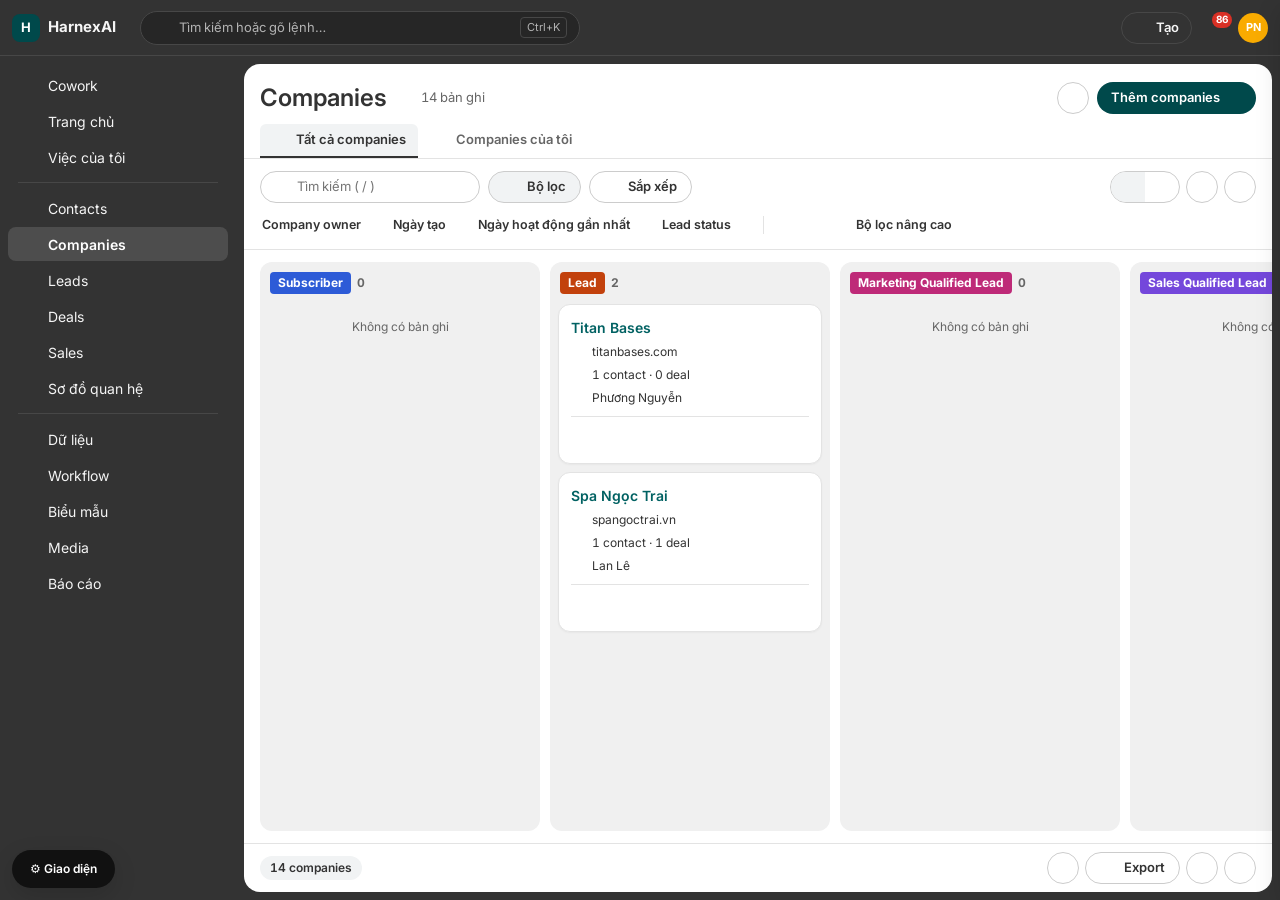
<file: crm-companies-hubspot.html>
<!DOCTYPE html>
<html lang="vi" data-brand="crm">
<head>
<meta charset="utf-8">
<meta name="viewport" content="width=device-width, initial-scale=1">
<title>Companies — HarnexAI CRM (mockup)</title>
<link rel="preconnect" href="https://fonts.googleapis.com">
<link rel="preconnect" href="https://fonts.gstatic.com" crossorigin>
<link href="https://fonts.googleapis.com/css2?family=Inter:wght@400;500;600;700&family=Be+Vietnam+Pro:wght@400;500;600;700&display=swap" rel="stylesheet">
<link href="https://fonts.googleapis.com/css2?family=Material+Symbols+Outlined:opsz,wght,FILL,GRAD@20..48,100..700,0..1,-50..200" rel="stylesheet">
<link rel="stylesheet" href="crm-shared.css">
<style>
/* Danh sách Contacts / Companies — clone trang danh sách HubSpot (header ⌄ · views · Search/Filter/Sort · Board/Table · ⚙ · ⌃ · quick filters popover · mở rộng dòng) */
.frame{position:relative}
.ph{display:flex;align-items:center;gap:8px;padding:16px 16px 0;flex-wrap:wrap}
.ttl{display:flex;align-items:center;gap:2px;font-size:24px;font-weight:600;border-radius:var(--radius-md);padding:0 4px;margin-left:-4px}
.ttl:hover{background:var(--surface-2)}
.ph .count{font-size:13px;color:var(--on-surface-variant)}
.ph-act{margin-left:auto;display:flex;gap:8px;align-items:center;position:relative}
.vtabs{display:flex;align-items:flex-end;gap:2px;padding:8px 16px 0;border-bottom:1px solid var(--outline-variant);overflow-x:auto}
.vtab{display:flex;align-items:center;gap:6px;height:34px;padding:0 12px;font-weight:600;font-size:13px;color:var(--on-surface-variant);white-space:nowrap;border-bottom:2px solid transparent;border-radius:6px 6px 0 0}
.vtab:hover{background:var(--surface-variant)}
.vtab[aria-selected="true"]{color:var(--on-surface);border-bottom-color:var(--on-surface);background:var(--surface-2)}
.tools{display:flex;align-items:center;gap:8px;padding:12px 16px 0;flex-wrap:wrap}
.search{display:flex;align-items:center;gap:6px;height:32px;padding:0 12px;width:220px;max-width:100%;border:1px solid var(--outline);border-radius:var(--btn-radius);color:var(--on-surface-variant)}
.search input{border:none;outline:none;background:none;flex:1;min-width:0;color:var(--on-surface);font-size:13px}
.tools-r{margin-left:auto;display:flex;gap:6px;align-items:center}
.seg{display:inline-flex;border:1px solid var(--outline);border-radius:var(--btn-radius);overflow:hidden}
.seg button{height:30px;width:34px;display:grid;place-items:center;color:var(--on-surface-variant)}
.seg button[aria-pressed="true"]{background:var(--surface-2);color:var(--on-surface)}
#filterBtn[aria-pressed="true"]{background:var(--surface-2)}
.pop-form{display:flex;flex-direction:column;gap:10px;padding:8px}
.pop-form label{display:flex;flex-direction:column;gap:4px;font-size:12px;font-weight:600}
.pop-form input,.pop-form select{height:32px;border:1px solid var(--outline);border-radius:var(--radius-md);padding:0 8px;background:var(--surface);font-weight:400}
.pop-form .row{display:flex;justify-content:flex-end;gap:6px}
.segtxt{display:inline-flex;border:1px solid var(--outline);border-radius:var(--btn-radius);overflow:hidden}
.segtxt button{height:28px;padding:0 10px;font-size:12px;font-weight:600;color:var(--on-surface-variant)}
.segtxt button[aria-pressed="true"]{background:var(--primary-container);color:var(--on-primary-container)}
.setrow{display:flex;align-items:center;justify-content:space-between;gap:8px;padding:6px 10px;font-size:13px}
.colsrch{display:flex;align-items:center;gap:6px;height:34px;padding:0 10px;margin:2px 2px 6px;border:1px solid var(--outline);border-radius:var(--btn-radius);color:var(--on-surface-variant)}
.colsrch input{flex:1;min-width:0;border:none;outline:none;background:none;color:var(--on-surface);font-size:13px}
#pop{max-height:min(460px,70vh);overflow-y:auto}
#pop .mi input{accent-color:var(--primary)}

/* Bộ lọc nhanh (HubSpot: chữ đậm + ▾, mở popover tìm kiếm) */
.qfbar{display:flex;align-items:center;gap:2px;flex-wrap:wrap;padding:8px 12px 10px}
body.fcollapsed .qfbar{display:none}
.qf{display:inline-flex;align-items:center;gap:2px;height:28px;padding:0 6px;border-radius:var(--radius-sm);font-size:12.5px;font-weight:600;color:var(--on-surface);white-space:nowrap;max-width:260px;overflow:hidden;text-overflow:ellipsis}
.qf:hover{background:var(--surface-2)}
.qf.on{background:var(--primary-container);color:var(--on-primary-container)}
.qf b{font-weight:700}
.qsep{width:1px;height:18px;background:var(--outline-variant);margin:0 6px}
.qa{width:28px;height:28px}
.fclear{font-size:12px;font-weight:600;color:var(--link);margin-left:6px}
.qp{display:flex;flex-direction:column;gap:6px}
.qp .srch2{height:32px;flex:none}
.qp-op{display:inline-flex;align-items:center;gap:2px;align-self:flex-start;font-size:12.5px;font-weight:600;padding:2px 6px;border-radius:var(--radius-sm);background:var(--surface-2)}
.qp-l{max-height:280px;overflow-y:auto;display:flex;flex-direction:column}
.qp-d{display:flex;flex-direction:column;align-items:flex-start;gap:1px;padding:6px 10px;border-radius:var(--radius-sm);text-align:left}
.qp-d:hover{background:var(--surface-2)} .qp-d.cur{background:var(--primary-container);color:var(--on-primary-container)}
.qp-d b{font-weight:600;font-size:13px} .qp-d small{font-size:11.5px;color:var(--on-surface-variant)}
.qp-f{display:flex;align-items:center;justify-content:space-between;border-top:1px solid var(--outline-variant);padding-top:6px}

.bulk{display:none;align-items:center;gap:6px;padding:6px 16px;background:var(--primary-container);color:var(--on-primary-container);font-size:13px;font-weight:600}
.bulk.on{display:flex}
.bulk #bulkN{margin-right:8px}
.body{flex:1;min-height:0;overflow:hidden;display:flex;border-top:1px solid var(--outline-variant)}
.tw{flex:1;overflow:auto}
table.lt{border-collapse:separate;border-spacing:0;min-width:100%}
.lt th,.lt td{border-bottom:1px solid var(--outline-variant);text-align:left;white-space:nowrap;padding:0 12px;height:44px;max-width:300px;overflow:hidden;text-overflow:ellipsis}
body.compact .lt td{height:34px}
.lt th{position:sticky;top:0;z-index:2;background:var(--surface);font-weight:500;font-size:13px;color:var(--on-surface-variant);cursor:pointer;user-select:none}
.lt th:hover{color:var(--on-surface);background:var(--surface-variant)}
.lt th .srt{vertical-align:-2px;margin-left:2px}
.lt td{font-size:13.5px}
.lt td.num{text-align:right}
.lt>tbody>tr:hover>td{background:var(--surface-2)}
.lt>tbody>tr.sel>td{background:var(--primary-container)}
.lt td.cb,.lt th.cb{width:44px;min-width:44px;text-align:center;cursor:default;position:sticky;left:0;z-index:1;background:var(--surface)}
.lt th.cb{z-index:3}
.lt .nmcol{min-width:260px;position:sticky;left:44px;z-index:1;background:var(--surface);border-right:1px solid var(--outline-variant)}
.lt th.nmcol{z-index:3}
.lt th.addc{width:44px;cursor:default}
.pri{display:flex;align-items:center;gap:8px;min-width:0}
.pri a{overflow:hidden;text-overflow:ellipsis;font-weight:600;color:var(--link)}
.pri a:hover,.lk:hover{text-decoration:underline}
.lk{color:var(--link)} .lk.b{font-weight:600}
.xbtn{width:22px;height:22px;border-radius:var(--radius-sm);display:grid;place-items:center;flex:none;color:var(--on-surface-variant);margin-left:-6px}
.xbtn:hover{background:var(--surface-variant);color:var(--on-surface)}
.xbtn .ms{transition:transform .15s} .xbtn.on .ms{transform:rotate(90deg)}
.pvb{display:none;height:26px;padding:0 8px;border-radius:var(--btn-radius);border:1px solid var(--outline);background:var(--surface);align-items:center;gap:4px;flex:none;margin-left:auto;font-size:12px;font-weight:600}
.pvb::after{content:"Xem trước"}
tr:hover .pvb,.pvb:focus-visible{display:inline-flex}
.obj{display:inline-flex;align-items:center;gap:6px}
.av.xs{width:20px;height:20px;font-size:9px}
.av.sq{border-radius:6px;background:var(--surface-2);color:var(--on-surface);border:1px solid var(--outline-variant)}
.ext{color:var(--on-surface-variant);vertical-align:-2px;margin-left:4px}
.empty{padding:48px 16px;text-align:center;color:var(--on-surface-variant);white-space:normal}
.empty .ms{font-size:36px;display:block;margin:0 auto 6px;max-width:none}
/* Dòng mở rộng: bảng đối tượng liên kết lồng */
.xrow>td{background:var(--surface-2)!important;height:auto!important;padding:8px 12px 12px 56px!important;white-space:normal;max-width:none!important}
.xin{background:var(--surface);border:1px solid var(--outline-variant);border-radius:var(--radius-md);padding:8px 10px}
.xh{display:flex;align-items:center;gap:8px;margin-bottom:4px}
.xh .btn{margin-left:auto}
table.xt{border-collapse:collapse;width:100%}
.xt th,.xt td{height:34px;padding:0 10px;border-bottom:1px solid var(--outline-variant);font-size:13px;text-align:left;white-space:nowrap}
.xt th{font-weight:500;color:var(--on-surface-variant);font-size:12px}
.xt tr:last-child td{border-bottom:none}
/* Board */
.kb{flex:1;display:flex;gap:10px;padding:12px 16px;overflow-x:auto;align-items:stretch}
.kcol{flex:none;width:82vw;max-width:280px;display:flex;flex-direction:column;min-height:0;background:#F0F0F0;border-radius:var(--radius-lg)}
html[data-theme="dark"] .kcol{background:var(--surface-variant)}
@media(min-width:600px){.kcol{width:280px}}
.kh{display:flex;align-items:center;gap:6px;padding:10px 10px 6px}
.kh .n{font-size:12px;font-weight:700;color:var(--on-surface-variant)}
.kcards{flex:1;overflow-y:auto;padding:4px 8px 8px;display:flex;flex-direction:column;gap:8px;min-height:80px}
.kcards.drop{outline:2px dashed var(--primary);outline-offset:-4px;border-radius:var(--radius-md)}
.kc{background:var(--surface);border:1px solid var(--outline-variant);border-radius:var(--radius-lg);padding:12px;display:flex;flex-direction:column;gap:5px;cursor:grab;box-shadow:0 1px 2px rgba(0,0,0,.04)}
.kc:hover{border-color:var(--outline);box-shadow:var(--shadow-2)}
.kc.dragging{opacity:.5}
.kc a.tt{font-weight:600;color:var(--link);align-self:flex-start}
.kc a.tt:hover{text-decoration:underline}
.kc .ln{display:flex;align-items:center;gap:6px;font-size:12px;color:var(--on-surface);min-width:0}
.kc .ln .ms{font-size:15px;color:var(--on-surface-variant)}
.kc .ln span.t{overflow:hidden;text-overflow:ellipsis;white-space:nowrap}
.kc .kf{display:flex;align-items:center;gap:6px;border-top:1px solid var(--outline-variant);padding-top:8px;margin-top:4px}
.kc .kf .qi{width:26px;height:26px;border-radius:var(--radius-sm);display:grid;place-items:center;color:var(--on-surface-variant)}
.kc .kf .qi:hover{background:var(--surface-2);color:var(--on-surface)}
.kempty{padding:14px;text-align:center;font-size:12px;color:var(--on-surface-variant)}
/* Panel: bộ lọc nâng cao + xem trước */
.cond{display:flex;flex-direction:column;gap:6px;padding:10px;border:1px solid var(--outline-variant);border-radius:var(--radius-md)}
.cond .ch2{display:flex;align-items:center;justify-content:space-between}
.cond .in,.addcond .in{height:34px;border:1px solid var(--outline);border-radius:var(--radius-md);padding:0 10px;background:var(--surface);width:100%}
.and{font-size:11px;font-weight:700;color:var(--on-surface-variant);text-align:center;padding:6px 0}
.addcond{margin-top:12px}
#advB{display:flex;flex-direction:column}
.pvh{font-size:12px;font-weight:700;letter-spacing:.04em;text-transform:uppercase;color:var(--on-surface-variant);margin:16px 0 6px}
.pva{display:flex;flex-direction:column;gap:10px;font-size:13px}
.pva>div{display:flex;flex-direction:column;gap:3px}
.foot{display:flex;align-items:center;gap:6px;padding:8px 16px;border-top:1px solid var(--outline-variant);flex:none}
.foot .pillc{font-size:12px;font-weight:600;padding:3px 10px;border-radius:var(--radius-pill);background:var(--surface-2)}
.foot .r{margin-left:auto;display:flex;gap:6px;align-items:center}
</style>
</head>
<body>
<div class="app">
  <header class="topbar" id="topbar"></header>
  <nav class="sidebar" id="sidebar" aria-label="Điều hướng chính"></nav>
  <main class="main"><div class="frame">
    <div class="ph">
      <div style="position:relative"><button class="ttl" id="objBtn" aria-haspopup="menu"><span id="objName"></span><span class="ms">expand_more</span></button><div class="pop" id="objPop" role="menu" style="top:42px;left:0"></div></div>
      <span class="count" id="count"></span>
      <div class="ph-act">
        <button class="btn btn--secondary btn--icon" id="moreBtn" aria-label="Thêm thao tác"><span class="ms sm">more_vert</span></button>
        <div class="pop" id="morePop" role="menu" style="top:38px;right:150px"><button class="mi" data-imp><span class="ms sm">upload_file</span>Import</button><button class="mi" data-toast="Mockup: xuất danh sách"><span class="ms sm">ios_share</span>Export</button><button class="mi" data-toast="Quản lý trường của collection này (như trang Quản lý trường của Deals)"><span class="ms sm">tune</span>Chỉnh sửa thuộc tính</button></div>
        <button class="btn btn--primary" id="addBtn" aria-haspopup="menu"></button>
        <div class="pop" id="addPop" role="menu" style="top:38px;right:0"><button class="mi" data-new><span class="ms sm">add</span>Tạo mới</button><button class="mi" data-imp><span class="ms sm">upload_file</span>Import</button></div>
      </div>
    </div>
    <div class="vtabs" role="tablist" id="vtabs"></div>
    <div class="tools">
      <label class="search"><span class="ms sm">search</span><input id="q" placeholder="Tìm kiếm ( / )"></label>
      <button class="btn btn--secondary" id="filterBtn" aria-pressed="true"><span class="ms sm">filter_list</span>Bộ lọc</button>
      <button class="btn btn--secondary" id="sortBtn"><span class="ms sm">swap_vert</span>Sắp xếp</button>
      <div class="tools-r">
        <div class="seg" role="group" aria-label="Kiểu hiển thị">
          <button data-mode="BOARD" title="Board" aria-label="Board"><span class="ms sm">view_kanban</span></button>
          <button data-mode="TABLE" title="Bảng" aria-label="Bảng"><span class="ms sm">table_rows</span></button>
        </div>
        <button class="btn btn--secondary btn--icon" id="setBtn" title="Cài đặt view" aria-label="Cài đặt view"><span class="ms sm">settings</span></button>
        <button class="btn btn--secondary btn--icon" id="colBtn2" title="Thu gọn thanh lọc" aria-label="Thu gọn thanh lọc"><span class="ms sm" id="colIc">expand_less</span></button>
      </div>
    </div>
    <div class="qfbar" id="qf"></div>
    <div class="bulk" id="bulk"><span id="bulkN"></span><button class="btn btn--text sm" id="bulkOwner"><span class="ms sm">person</span>Gán owner</button><button class="btn btn--text sm" id="bulkDel"><span class="ms sm">delete</span>Xoá</button><button class="btn btn--text sm" id="bulkCancel">Huỷ</button></div>
    <div class="body" id="body"></div>
    <div class="foot"><span class="pillc" id="footCount"></span>
      <div class="r">
        <button class="btn btn--secondary btn--icon" id="refresh" title="Làm mới" aria-label="Làm mới"><span class="ms sm">refresh</span></button>
        <button class="btn btn--secondary" id="exportBtn"><span class="ms sm">ios_share</span>Export</button>
        <button class="btn btn--secondary btn--icon" id="resetBtn" title="Khôi phục view" aria-label="Khôi phục view"><span class="ms sm">undo</span></button>
        <button class="btn btn--secondary btn--icon" id="cloneBtn" title="Nhân bản view" aria-label="Nhân bản view"><span class="ms sm">content_copy</span></button>
      </div>
    </div>
    <div class="pop" id="pop"></div>
  </div></main>
</div>
<div class="scrim" id="scrim"></div>
<aside class="panel" id="panel"></aside>
<div class="modal-bg" id="modal"></div>
<div class="demo" id="demo" role="group" aria-label="Điều khiển mockup"></div>
<div class="toast" id="toast" role="status"></div>
<script src="crm-shared.js"></script>
<script src="crm-objects.js"></script>
<script src="crm-list.js"></script>
<script>HXList('company');</script>
</body>
</html>
</file>
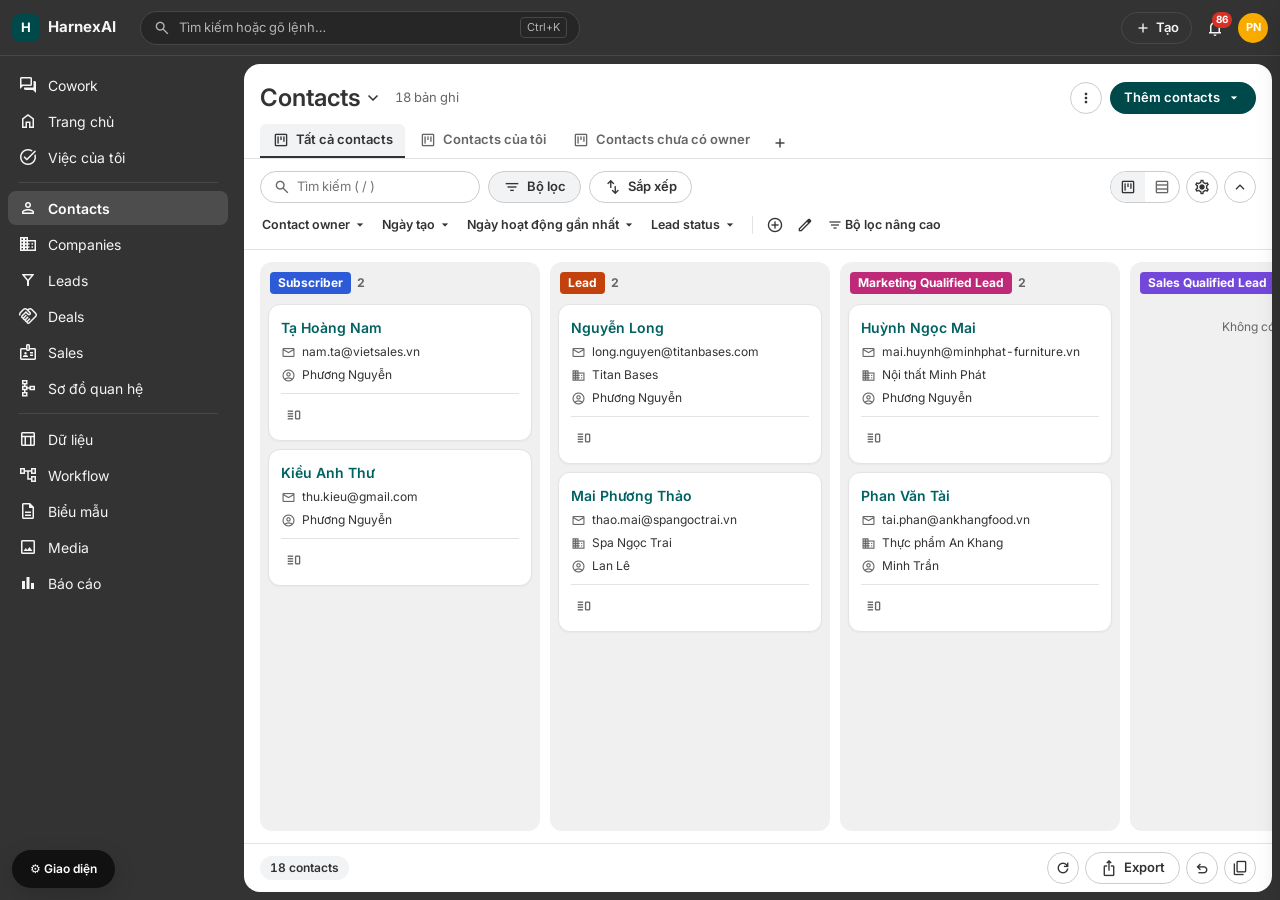
<file: crm-contacts-hubspot.html>
<!DOCTYPE html>
<html lang="vi" data-brand="crm">
<head>
<meta charset="utf-8">
<meta name="viewport" content="width=device-width, initial-scale=1">
<title>Contacts — HarnexAI CRM (mockup)</title>
<link rel="preconnect" href="https://fonts.googleapis.com">
<link rel="preconnect" href="https://fonts.gstatic.com" crossorigin>
<link href="https://fonts.googleapis.com/css2?family=Inter:wght@400;500;600;700&family=Be+Vietnam+Pro:wght@400;500;600;700&display=swap" rel="stylesheet">
<link href="https://fonts.googleapis.com/css2?family=Material+Symbols+Outlined:opsz,wght,FILL,GRAD@20,400,0..1,0&display=block" rel="stylesheet">
<script>/* Chỉ hiện icon khi font Material Symbols đã tải xong, tránh lộ tên icon ("edit", "call"…) lúc tải lại trang */
(function(){var d=document,n=0;function ok(){d.documentElement.classList.add('icons-ready')}
function go(){if(!d.fonts||!d.fonts.load)return ok();d.fonts.load('20px "Material Symbols Outlined"').then(function(r){r&&r.length?ok():retry()},retry)}
function retry(){if(n++<120)setTimeout(go,250)}
d.readyState==='loading'?d.addEventListener('DOMContentLoaded',go):go()})();</script>
<link rel="stylesheet" href="crm-shared.css">
<style>
/* Danh sách Contacts / Companies — clone trang danh sách HubSpot (header ⌄ · views · Search/Filter/Sort · Board/Table · ⚙ · ⌃ · quick filters popover · mở rộng dòng) */
.frame{position:relative}
.ph{display:flex;align-items:center;gap:8px;padding:16px 16px 0;flex-wrap:wrap}
.ttl{display:flex;align-items:center;gap:2px;font-size:24px;font-weight:600;border-radius:var(--radius-md);padding:0 4px;margin-left:-4px}
.ttl:hover{background:var(--surface-2)}
.ph .count{font-size:13px;color:var(--on-surface-variant)}
.ph-act{margin-left:auto;display:flex;gap:8px;align-items:center;position:relative}
.vtabs{display:flex;align-items:flex-end;gap:2px;padding:8px 16px 0;border-bottom:1px solid var(--outline-variant);overflow-x:auto}
.vtab{display:flex;align-items:center;gap:6px;height:34px;padding:0 12px;font-weight:600;font-size:13px;color:var(--on-surface-variant);white-space:nowrap;border-bottom:2px solid transparent;border-radius:6px 6px 0 0}
.vtab:hover{background:var(--surface-variant)}
.vtab[aria-selected="true"]{color:var(--on-surface);border-bottom-color:var(--on-surface);background:var(--surface-2)}
.tools{display:flex;align-items:center;gap:8px;padding:12px 16px 0;flex-wrap:wrap}
.search{display:flex;align-items:center;gap:6px;height:32px;padding:0 12px;width:220px;max-width:100%;border:1px solid var(--outline);border-radius:var(--btn-radius);color:var(--on-surface-variant)}
.search input{border:none;outline:none;background:none;flex:1;min-width:0;color:var(--on-surface);font-size:13px}
.tools-r{margin-left:auto;display:flex;gap:6px;align-items:center}
.seg{display:inline-flex;border:1px solid var(--outline);border-radius:var(--btn-radius);overflow:hidden}
.seg button{height:30px;width:34px;display:grid;place-items:center;color:var(--on-surface-variant)}
.seg button[aria-pressed="true"]{background:var(--surface-2);color:var(--on-surface)}
#filterBtn[aria-pressed="true"]{background:var(--surface-2)}
.pop-form{display:flex;flex-direction:column;gap:10px;padding:8px}
.pop-form label{display:flex;flex-direction:column;gap:4px;font-size:12px;font-weight:600}
.pop-form input,.pop-form select{height:32px;border:1px solid var(--outline);border-radius:var(--radius-md);padding:0 8px;background:var(--surface);font-weight:400}
.pop-form .row{display:flex;justify-content:flex-end;gap:6px}
.segtxt{display:inline-flex;border:1px solid var(--outline);border-radius:var(--btn-radius);overflow:hidden}
.segtxt button{height:28px;padding:0 10px;font-size:12px;font-weight:600;color:var(--on-surface-variant)}
.segtxt button[aria-pressed="true"]{background:var(--primary-container);color:var(--on-primary-container)}
.setrow{display:flex;align-items:center;justify-content:space-between;gap:8px;padding:6px 10px;font-size:13px}
.colsrch{display:flex;align-items:center;gap:6px;height:34px;padding:0 10px;margin:2px 2px 6px;border:1px solid var(--outline);border-radius:var(--btn-radius);color:var(--on-surface-variant)}
.colsrch input{flex:1;min-width:0;border:none;outline:none;background:none;color:var(--on-surface);font-size:13px}
#pop{max-height:min(460px,70vh);overflow-y:auto}
#pop .mi input{accent-color:var(--primary)}

/* Bộ lọc nhanh (HubSpot: chữ đậm + ▾, mở popover tìm kiếm) */
.qfbar{display:flex;align-items:center;gap:2px;flex-wrap:wrap;padding:8px 12px 10px}
body.fcollapsed .qfbar{display:none}
.qf{display:inline-flex;align-items:center;gap:2px;height:28px;padding:0 6px;border-radius:var(--radius-sm);font-size:12.5px;font-weight:600;color:var(--on-surface);white-space:nowrap;max-width:260px;overflow:hidden;text-overflow:ellipsis}
.qf:hover{background:var(--surface-2)}
.qf.on{background:var(--primary-container);color:var(--on-primary-container)}
.qf b{font-weight:700}
.qsep{width:1px;height:18px;background:var(--outline-variant);margin:0 6px}
.qa{width:28px;height:28px}
.fclear{font-size:12px;font-weight:600;color:var(--link);margin-left:6px}
.qp{display:flex;flex-direction:column;gap:6px}
.qp .srch2{height:32px;flex:none}
.qp-op{display:inline-flex;align-items:center;gap:2px;align-self:flex-start;font-size:12.5px;font-weight:600;padding:2px 6px;border-radius:var(--radius-sm);background:var(--surface-2)}
.qp-l{max-height:280px;overflow-y:auto;display:flex;flex-direction:column}
.qp-d{display:flex;flex-direction:column;align-items:flex-start;gap:1px;padding:6px 10px;border-radius:var(--radius-sm);text-align:left}
.qp-d:hover{background:var(--surface-2)} .qp-d.cur{background:var(--primary-container);color:var(--on-primary-container)}
.qp-d b{font-weight:600;font-size:13px} .qp-d small{font-size:11.5px;color:var(--on-surface-variant)}
.qp-f{display:flex;align-items:center;justify-content:space-between;border-top:1px solid var(--outline-variant);padding-top:6px}

.bulk{display:none;align-items:center;gap:6px;padding:6px 16px;background:var(--primary-container);color:var(--on-primary-container);font-size:13px;font-weight:600}
.bulk.on{display:flex}
.bulk #bulkN{margin-right:8px}
.body{flex:1;min-height:0;overflow:hidden;display:flex;border-top:1px solid var(--outline-variant)}
.tw{flex:1;overflow:auto}
table.lt{border-collapse:separate;border-spacing:0;min-width:100%}
.lt th,.lt td{border-bottom:1px solid var(--outline-variant);text-align:left;white-space:nowrap;padding:0 12px;height:44px;max-width:300px;overflow:hidden;text-overflow:ellipsis}
body.compact .lt td{height:34px}
.lt th{position:sticky;top:0;z-index:2;background:var(--surface);font-weight:500;font-size:13px;color:var(--on-surface-variant);cursor:pointer;user-select:none}
.lt th:hover{color:var(--on-surface);background:var(--surface-variant)}
.lt th .srt{vertical-align:-2px;margin-left:2px}
.lt td{font-size:13.5px}
.lt td.num{text-align:right}
.lt>tbody>tr:hover>td{background:var(--surface-2)}
.lt>tbody>tr.sel>td{background:var(--primary-container)}
.lt td.cb,.lt th.cb{width:44px;min-width:44px;text-align:center;cursor:default;position:sticky;left:0;z-index:1;background:var(--surface)}
.lt th.cb{z-index:3}
.lt .nmcol{min-width:260px;position:sticky;left:44px;z-index:1;background:var(--surface);border-right:1px solid var(--outline-variant)}
.lt th.nmcol{z-index:3}
.lt th.addc{width:44px;cursor:default}
.pri{display:flex;align-items:center;gap:8px;min-width:0}
.pri a{overflow:hidden;text-overflow:ellipsis;font-weight:600;color:var(--link)}
.pri a:hover,.lk:hover{text-decoration:underline}
.lk{color:var(--link)} .lk.b{font-weight:600}
.xbtn{width:22px;height:22px;border-radius:var(--radius-sm);display:grid;place-items:center;flex:none;color:var(--on-surface-variant);margin-left:-6px}
.xbtn:hover{background:var(--surface-variant);color:var(--on-surface)}
.xbtn .ms{transition:transform .15s} .xbtn.on .ms{transform:rotate(90deg)}
.pvb{display:none;height:26px;padding:0 8px;border-radius:var(--btn-radius);border:1px solid var(--outline);background:var(--surface);align-items:center;gap:4px;flex:none;margin-left:auto;font-size:12px;font-weight:600}
.pvb::after{content:"Xem trước"}
tr:hover .pvb,.pvb:focus-visible{display:inline-flex}
.obj{display:inline-flex;align-items:center;gap:6px}
.av.xs{width:20px;height:20px;font-size:9px}
.av.sq{border-radius:6px;background:var(--surface-2);color:var(--on-surface);border:1px solid var(--outline-variant)}
.ext{color:var(--on-surface-variant);vertical-align:-2px;margin-left:4px}
.empty{padding:48px 16px;text-align:center;color:var(--on-surface-variant);white-space:normal}
.empty .ms{font-size:36px;display:block;margin:0 auto 6px;max-width:none}
/* Dòng mở rộng: bảng đối tượng liên kết lồng */
.xrow>td{background:var(--surface-2)!important;height:auto!important;padding:8px 12px 12px 56px!important;white-space:normal;max-width:none!important}
.xin{background:var(--surface);border:1px solid var(--outline-variant);border-radius:var(--radius-md);padding:8px 10px}
.xh{display:flex;align-items:center;gap:8px;margin-bottom:4px}
.xh .btn{margin-left:auto}
table.xt{border-collapse:collapse;width:100%}
.xt th,.xt td{height:34px;padding:0 10px;border-bottom:1px solid var(--outline-variant);font-size:13px;text-align:left;white-space:nowrap}
.xt th{font-weight:500;color:var(--on-surface-variant);font-size:12px}
.xt tr:last-child td{border-bottom:none}
/* Board */
.kb{flex:1;display:flex;gap:10px;padding:12px 16px;overflow-x:auto;align-items:stretch}
.kcol{flex:none;width:82vw;max-width:280px;display:flex;flex-direction:column;min-height:0;background:#F0F0F0;border-radius:var(--radius-lg)}
html[data-theme="dark"] .kcol{background:var(--surface-variant)}
@media(min-width:600px){.kcol{width:280px}}
.kh{display:flex;align-items:center;gap:6px;padding:10px 10px 6px}
.kh .n{font-size:12px;font-weight:700;color:var(--on-surface-variant)}
.kcards{flex:1;overflow-y:auto;padding:4px 8px 8px;display:flex;flex-direction:column;gap:8px;min-height:80px}
.kcards.drop{outline:2px dashed var(--primary);outline-offset:-4px;border-radius:var(--radius-md)}
.kc{background:var(--surface);border:1px solid var(--outline-variant);border-radius:var(--radius-lg);padding:12px;display:flex;flex-direction:column;gap:5px;cursor:grab;box-shadow:0 1px 2px rgba(0,0,0,.04)}
.kc:hover{border-color:var(--outline);box-shadow:var(--shadow-2)}
.kc.dragging{opacity:.5}
.kc a.tt{font-weight:600;color:var(--link);align-self:flex-start}
.kc a.tt:hover{text-decoration:underline}
.kc .ln{display:flex;align-items:center;gap:6px;font-size:12px;color:var(--on-surface);min-width:0}
.kc .ln .ms{font-size:15px;color:var(--on-surface-variant)}
.kc .ln span.t{overflow:hidden;text-overflow:ellipsis;white-space:nowrap}
.kc .kf{display:flex;align-items:center;gap:6px;border-top:1px solid var(--outline-variant);padding-top:8px;margin-top:4px}
.kc .kf .qi{width:26px;height:26px;border-radius:var(--radius-sm);display:grid;place-items:center;color:var(--on-surface-variant)}
.kc .kf .qi:hover{background:var(--surface-2);color:var(--on-surface)}
.kempty{padding:14px;text-align:center;font-size:12px;color:var(--on-surface-variant)}
/* Panel: bộ lọc nâng cao + xem trước */
.cond{display:flex;flex-direction:column;gap:6px;padding:10px;border:1px solid var(--outline-variant);border-radius:var(--radius-md)}
.cond .ch2{display:flex;align-items:center;justify-content:space-between}
.cond .in,.addcond .in{height:34px;border:1px solid var(--outline);border-radius:var(--radius-md);padding:0 10px;background:var(--surface);width:100%}
.and{font-size:11px;font-weight:700;color:var(--on-surface-variant);text-align:center;padding:6px 0}
.addcond{margin-top:12px}
#advB{display:flex;flex-direction:column}
.pvh{font-size:12px;font-weight:700;letter-spacing:.04em;text-transform:uppercase;color:var(--on-surface-variant);margin:16px 0 6px}
.pva{display:flex;flex-direction:column;gap:10px;font-size:13px}
.pva>div{display:flex;flex-direction:column;gap:3px}
.foot{display:flex;align-items:center;gap:6px;padding:8px 16px;border-top:1px solid var(--outline-variant);flex:none}
.foot .pillc{font-size:12px;font-weight:600;padding:3px 10px;border-radius:var(--radius-pill);background:var(--surface-2)}
.foot .r{margin-left:auto;display:flex;gap:6px;align-items:center}
</style>
</head>
<body>
<div class="app">
  <header class="topbar" id="topbar"></header>
  <nav class="sidebar" id="sidebar" aria-label="Điều hướng chính"></nav>
  <main class="main"><div class="frame">
    <div class="ph">
      <div style="position:relative"><button class="ttl" id="objBtn" aria-haspopup="menu"><span id="objName"></span><span class="ms">expand_more</span></button><div class="pop" id="objPop" role="menu" style="top:42px;left:0"></div></div>
      <span class="count" id="count"></span>
      <div class="ph-act">
        <button class="btn btn--secondary btn--icon" id="moreBtn" aria-label="Thêm thao tác"><span class="ms sm">more_vert</span></button>
        <div class="pop" id="morePop" role="menu" style="top:38px;right:150px"><button class="mi" data-imp><span class="ms sm">upload_file</span>Import</button><button class="mi" data-toast="Mockup: xuất danh sách"><span class="ms sm">ios_share</span>Export</button><button class="mi" data-toast="Quản lý trường của collection này (như trang Quản lý trường của Deals)"><span class="ms sm">tune</span>Chỉnh sửa thuộc tính</button></div>
        <button class="btn btn--primary" id="addBtn" aria-haspopup="menu"></button>
        <div class="pop" id="addPop" role="menu" style="top:38px;right:0"><button class="mi" data-new><span class="ms sm">add</span>Tạo mới</button><button class="mi" data-imp><span class="ms sm">upload_file</span>Import</button></div>
      </div>
    </div>
    <div class="vtabs" role="tablist" id="vtabs"></div>
    <div class="tools">
      <label class="search"><span class="ms sm">search</span><input id="q" placeholder="Tìm kiếm ( / )"></label>
      <button class="btn btn--secondary" id="filterBtn" aria-pressed="true"><span class="ms sm">filter_list</span>Bộ lọc</button>
      <button class="btn btn--secondary" id="sortBtn"><span class="ms sm">swap_vert</span>Sắp xếp</button>
      <div class="tools-r">
        <div class="seg" role="group" aria-label="Kiểu hiển thị">
          <button data-mode="BOARD" title="Board" aria-label="Board"><span class="ms sm">view_kanban</span></button>
          <button data-mode="TABLE" title="Bảng" aria-label="Bảng"><span class="ms sm">table_rows</span></button>
        </div>
        <button class="btn btn--secondary btn--icon" id="setBtn" title="Cài đặt view" aria-label="Cài đặt view"><span class="ms sm">settings</span></button>
        <button class="btn btn--secondary btn--icon" id="colBtn2" title="Thu gọn thanh lọc" aria-label="Thu gọn thanh lọc"><span class="ms sm" id="colIc">expand_less</span></button>
      </div>
    </div>
    <div class="qfbar" id="qf"></div>
    <div class="bulk" id="bulk"><span id="bulkN"></span><button class="btn btn--text sm" id="bulkOwner"><span class="ms sm">person</span>Gán owner</button><button class="btn btn--text sm" id="bulkDel"><span class="ms sm">delete</span>Xoá</button><button class="btn btn--text sm" id="bulkCancel">Huỷ</button></div>
    <div class="body" id="body"></div>
    <div class="foot"><span class="pillc" id="footCount"></span>
      <div class="r">
        <button class="btn btn--secondary btn--icon" id="refresh" title="Làm mới" aria-label="Làm mới"><span class="ms sm">refresh</span></button>
        <button class="btn btn--secondary" id="exportBtn"><span class="ms sm">ios_share</span>Export</button>
        <button class="btn btn--secondary btn--icon" id="resetBtn" title="Khôi phục view" aria-label="Khôi phục view"><span class="ms sm">undo</span></button>
        <button class="btn btn--secondary btn--icon" id="cloneBtn" title="Nhân bản view" aria-label="Nhân bản view"><span class="ms sm">content_copy</span></button>
      </div>
    </div>
    <div class="pop" id="pop"></div>
  </div></main>
</div>
<div class="scrim" id="scrim"></div>
<aside class="panel" id="panel"></aside>
<div class="modal-bg" id="modal"></div>
<div class="demo" id="demo" role="group" aria-label="Điều khiển mockup"></div>
<div class="toast" id="toast" role="status"></div>
<script src="crm-shared.js"></script>
<script src="crm-objects.js"></script>
<script src="crm-list.js"></script>
<script>HXList('contact');</script>
</body>
</html>
</file>
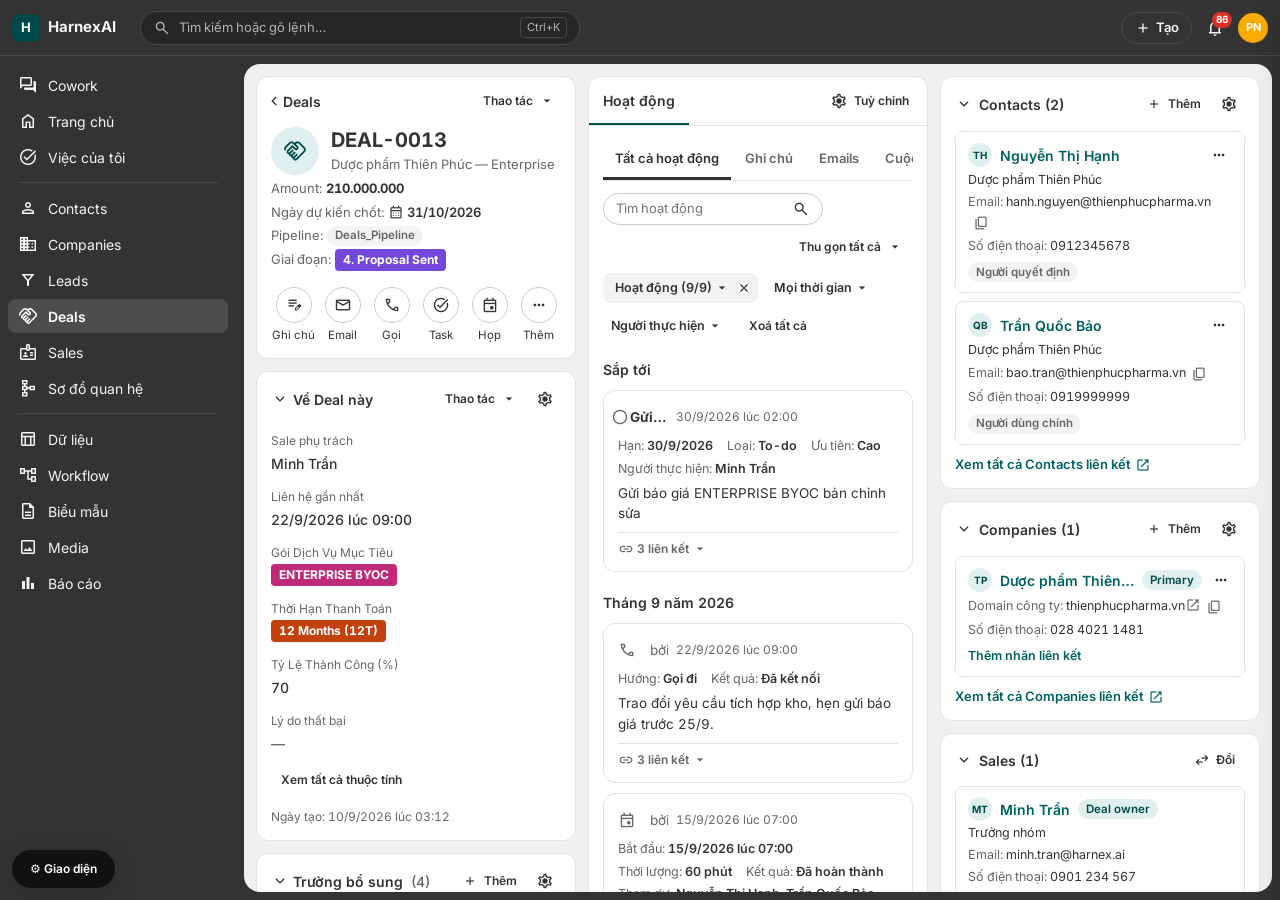
<file: crm-deal-chi-tiet-hubspot.html>
<!DOCTYPE html>
<html lang="vi"><head><meta charset="utf-8"><title>Chuyển tới trang Deal</title>
<script>/* Trang chi tiết Deal giai đoạn 1 đã chuyển sang record page dùng chung (giai đoạn 2) */
location.replace('crm-record-hubspot.html?type=deal&id=' + encodeURIComponent(new URLSearchParams(location.search).get('id') || 'r013'));</script></head>
<body><p><a href="crm-record-hubspot.html?type=deal&id=r013">Mở trang Deal</a></p></body></html>
</file>
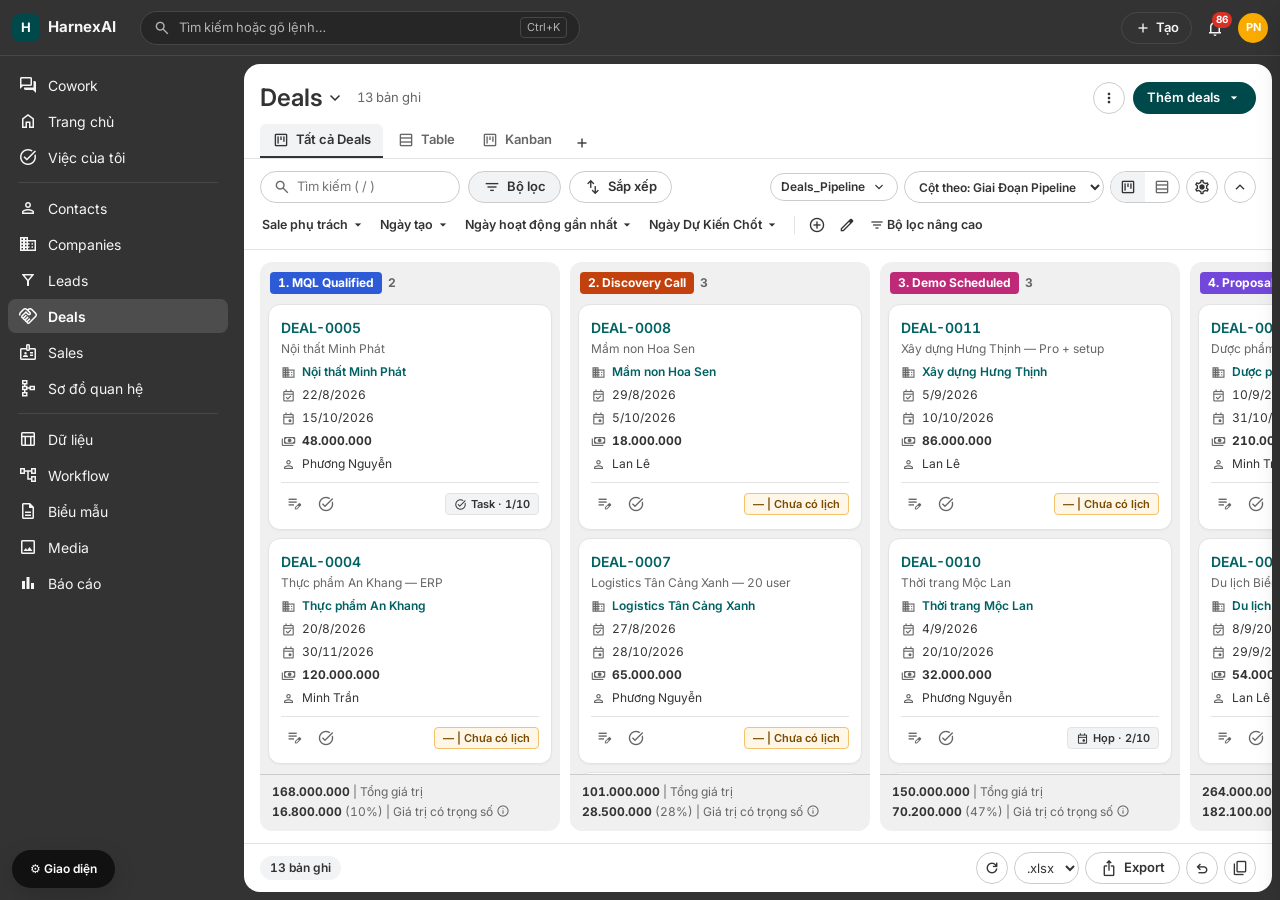
<file: crm-giao-dich-hubspot.html>
<!DOCTYPE html>
<html lang="vi" data-brand="crm">
<head>
<meta charset="utf-8">
<meta name="viewport" content="width=device-width, initial-scale=1">
<title>Deals — HarnexAI CRM (mockup)</title>
<link rel="preconnect" href="https://fonts.googleapis.com">
<link rel="preconnect" href="https://fonts.gstatic.com" crossorigin>
<link href="https://fonts.googleapis.com/css2?family=Inter:wght@400;500;600;700&family=Be+Vietnam+Pro:wght@400;500;600;700&display=swap" rel="stylesheet">
<link href="https://fonts.googleapis.com/css2?family=Material+Symbols+Outlined:opsz,wght,FILL,GRAD@20,400,0..1,0&display=block" rel="stylesheet">
<script>/* Chỉ hiện icon khi font Material Symbols đã tải xong, tránh lộ tên icon ("edit", "call"…) lúc tải lại trang */
(function(){var d=document,n=0;function ok(){d.documentElement.classList.add('icons-ready')}
function go(){if(!d.fonts||!d.fonts.load)return ok();d.fonts.load('20px "Material Symbols Outlined"').then(function(r){r&&r.length?ok():retry()},retry)}
function retry(){if(n++<120)setTimeout(go,250)}
d.readyState==='loading'?d.addEventListener('DOMContentLoaded',go):go()})();</script>
<link rel="stylesheet" href="crm-shared.css">
<style>
/* ═══ Màn danh sách collection Deals_Pipeline (ghim trên sidebar với tên "Deals") ═══
   Chức năng: theo màn /data/:id/records của ERP.
   UX: theo trang Deals của HubSpot (views/…/list và board) — khảo sát 24/09/2026:
   · mặc định Board theo Giai Đoạn Pipeline · bấm tên bản ghi → trang chi tiết
   · nút Xem trước cạnh tên → panel dock bên phải · bấm ô → sửa tại chỗ
   · tiêu đề "Deals ⌄" chuyển đối tượng · Board/Table toggle · View settings ⚙ · thu gọn thanh lọc ⌃
   · menu ngữ cảnh ở tiêu đề cột · cột Board có Tổng giá trị + Giá trị có trọng số */
.frame{position:relative}
.ph{display:flex;align-items:center;gap:8px;padding:16px 16px 0;flex-wrap:wrap}
.ttl{display:flex;align-items:center;gap:2px;font-size:24px;font-weight:600;border-radius:var(--radius-md);padding:0 4px;margin-left:-4px}
.ttl:hover{background:var(--surface-2)}
.ph .count{font-size:13px;color:var(--on-surface-variant)}
.ph-act{margin-left:auto;display:flex;gap:8px;align-items:center;position:relative}
.hide-sm{display:none!important}
@media(min-width:600px){.hide-sm{display:inline-flex!important}}

.vtabs{display:flex;align-items:flex-end;gap:2px;padding:8px 16px 0;border-bottom:1px solid var(--outline-variant);overflow-x:auto}
.vtab{display:flex;align-items:center;gap:6px;height:34px;padding:0 12px;font-weight:600;font-size:13px;color:var(--on-surface-variant);white-space:nowrap;
  border-bottom:2px solid transparent;border-radius:6px 6px 0 0}
.vtab:hover{background:var(--surface-variant)}
.vtab[aria-selected="true"]{color:var(--on-surface);border-bottom-color:var(--on-surface);background:var(--surface-2)}

.tools{display:flex;align-items:center;gap:8px;padding:12px 16px 0;flex-wrap:wrap}
.search{display:flex;align-items:center;gap:6px;height:32px;padding:0 12px;width:200px;max-width:100%;border:1px solid var(--outline);border-radius:var(--btn-radius);color:var(--on-surface-variant)}
.search input{border:none;outline:none;background:none;flex:1;min-width:0;color:var(--on-surface);font-size:13px}
.tools-r{margin-left:auto;display:flex;gap:6px;align-items:center;position:relative}
.seg{display:inline-flex;border:1px solid var(--outline);border-radius:var(--btn-radius);overflow:hidden}
.seg button{height:30px;width:34px;display:grid;place-items:center;color:var(--on-surface-variant)}
.seg button[aria-pressed="true"]{background:var(--surface-2);color:var(--on-surface)}
.grpsel{height:32px;border:1px solid var(--outline);border-radius:var(--btn-radius);padding:0 10px;background:var(--surface);font-size:12px;font-weight:600;max-width:200px}
.pop-form{display:flex;flex-direction:column;gap:10px;padding:8px}
.pop-form label{display:flex;flex-direction:column;gap:4px;font-size:12px;font-weight:600}
.pop-form input,.pop-form select{height:32px;border:1px solid var(--outline);border-radius:var(--radius-md);padding:0 8px;background:var(--surface);font-weight:400}
.pop-form .row{display:flex;justify-content:flex-end;gap:6px}
.segtxt{display:inline-flex;border:1px solid var(--outline);border-radius:var(--btn-radius);overflow:hidden}
.segtxt button{height:28px;padding:0 10px;font-size:12px;font-weight:600;color:var(--on-surface-variant)}
.segtxt button[aria-pressed="true"]{background:var(--primary-container);color:var(--on-primary-container)}

.fbar{display:flex;align-items:center;gap:2px;padding:8px 12px 10px;flex-wrap:wrap}
#filterBtn[aria-pressed="true"]{background:var(--surface-2)}
.qf{display:inline-flex;align-items:center;gap:2px;height:28px;padding:0 6px;border-radius:var(--radius-sm);font-size:12.5px;font-weight:600;color:var(--on-surface);white-space:nowrap;max-width:280px;overflow:hidden;text-overflow:ellipsis}
.qf:hover{background:var(--surface-2)} .qf.on{background:var(--primary-container);color:var(--on-primary-container)}
.qsep{width:1px;height:18px;background:var(--outline-variant);margin:0 6px}
.qa{width:28px;height:28px}
.qp{display:flex;flex-direction:column;gap:6px}
.qp .srch2{height:32px;flex:none}
.qp-op{display:inline-flex;align-items:center;gap:2px;align-self:flex-start;font-size:12.5px;font-weight:600;padding:2px 6px;border-radius:var(--radius-sm);background:var(--surface-2)}
.qp-l{max-height:280px;overflow-y:auto;display:flex;flex-direction:column}
.qp-d{display:flex;flex-direction:column;align-items:flex-start;gap:1px;padding:6px 10px;border-radius:var(--radius-sm);text-align:left}
.qp-d:hover{background:var(--surface-2)} .qp-d.cur{background:var(--primary-container);color:var(--on-primary-container)}
.qp-d b{font-weight:600;font-size:13px} .qp-d small{font-size:11.5px;color:var(--on-surface-variant)}
.qp-f{display:flex;align-items:center;justify-content:space-between;border-top:1px solid var(--outline-variant);padding-top:6px}
#fPop{max-height:min(460px,70vh);overflow-y:auto}
#fPop .mi input{accent-color:var(--primary)}
.xbtn{width:22px;height:22px;border-radius:var(--radius-sm);display:grid;place-items:center;flex:none;color:var(--on-surface-variant);margin-left:-6px}
.xbtn:hover{background:var(--surface-variant);color:var(--on-surface)}
.xbtn .ms{transition:transform .15s} .xbtn.on .ms{transform:rotate(90deg)}
.xrow>td{background:var(--surface-2)!important;height:auto!important;padding:8px 12px 12px 56px!important;white-space:normal;max-width:none!important;cursor:default}
.xin{background:var(--surface);border:1px solid var(--outline-variant);border-radius:var(--radius-md);padding:8px 10px;max-width:900px}
.xh{display:flex;align-items:center;gap:8px;margin-bottom:4px}
.xh .btn{margin-left:auto}
table.xt{border-collapse:collapse;width:100%;table-layout:auto}
.xt th,.xt td{height:34px;padding:0 10px;border-bottom:1px solid var(--outline-variant);font-size:13px;text-align:left;white-space:nowrap;position:static}
.xt th{font-weight:500;color:var(--on-surface-variant);font-size:12px;background:none}
.xt tr:last-child td{border-bottom:none}
.na{display:inline-flex;align-items:center;gap:4px;font-weight:600;font-size:13px;border-radius:var(--radius-sm);padding:2px 4px}
.na:hover{background:var(--surface-variant)}
.na.has{font-weight:500}
.na .ms{font-size:16px;color:var(--on-surface-variant)}
.kc .nx{margin-left:auto;display:inline-flex;align-items:center;gap:4px;height:22px;padding:0 8px;border-radius:var(--radius-sm);font-size:11px;font-weight:600;border:1px solid #F5C26B;background:#FEF6E7;color:#7A4A00;white-space:nowrap;max-width:150px;overflow:hidden;text-overflow:ellipsis}
.kc .nx.has{border-color:var(--outline-variant);background:var(--surface-2);color:var(--on-surface)}
html[data-theme="dark"] .kc .nx{background:#3D2E12;color:#F5C26B;border-color:#7A5A1F}
.kc .sub2{font-size:12px;color:var(--on-surface-variant);margin-top:-3px;overflow:hidden;text-overflow:ellipsis;white-space:nowrap}
body.fcollapsed .fbar{display:none}
.fbar .lb{display:flex;align-items:center;gap:4px;font-size:12px;font-weight:600;color:var(--on-surface-variant)}
.fchip{display:inline-flex;align-items:center;gap:6px;height:28px;padding:0 4px 0 10px;border-radius:var(--radius-pill);background:var(--primary-container);color:var(--on-primary-container);font-size:12px}
.fchip button{width:20px;height:20px;border-radius:50%;display:grid;place-items:center}
.fchip button:hover{background:rgba(0,0,0,.08)}
.fadd{display:inline-flex;align-items:center;gap:4px;height:28px;padding:0 10px;font-size:12px;font-weight:600;color:var(--on-surface)}
.fadd:hover{background:var(--surface-2);border-radius:var(--btn-radius)}
.fclear{font-size:12px;font-weight:600;color:var(--link);margin-left:4px}
.fbuilder{display:flex;flex-direction:column;gap:8px;padding:10px;min-width:280px}
.fbuilder select,.fbuilder input{height:32px;border:1px solid var(--outline);border-radius:var(--radius-md);padding:0 8px;background:var(--surface)}
.fbuilder .row{display:flex;justify-content:flex-end;gap:6px}

.bulk{display:none;align-items:center;gap:10px;padding:6px 16px;background:var(--primary-container);color:var(--on-primary-container);font-size:13px;font-weight:600}
.bulk.on{display:flex}
.body{flex:1;min-height:0;position:relative;overflow:hidden;display:flex;border-top:1px solid var(--outline-variant)}

/* ── Bảng ── */
.tw{flex:1;overflow:auto}
table{border-collapse:separate;border-spacing:0;table-layout:fixed}
th,td{border-bottom:1px solid var(--outline-variant);text-align:left;white-space:nowrap;overflow:hidden;text-overflow:ellipsis;padding:0 12px;height:40px}
body.compact th,body.compact td{height:33px}
th{position:sticky;top:0;z-index:2;background:var(--surface);font-weight:500;font-size:13px;color:var(--on-surface-variant);user-select:none;cursor:pointer}
th:hover{color:var(--on-surface);background:var(--surface-variant)}
th .srt{margin-left:4px;font-size:11px}
th .hm{position:absolute;right:8px;top:50%;transform:translateY(-50%);width:24px;height:24px;border-radius:var(--radius-sm);display:none;place-items:center;background:var(--surface)}
th:hover .hm{display:grid}
th .rz{position:absolute;right:0;top:8px;bottom:8px;width:6px;cursor:col-resize;border-right:2px solid transparent}
th:hover .rz{border-right-color:var(--outline)}
td{background:var(--surface);cursor:default}
td[data-k]:hover{box-shadow:inset 0 0 0 1px var(--on-surface-variant);cursor:text}
td.num{text-align:right}
tbody tr:hover td{background:var(--surface-2)}
tbody tr.sel td{background:var(--primary-container)}
td.cb,th.cb{width:44px;text-align:center;cursor:default}
td.editing{overflow:visible;padding:4px 8px;box-shadow:none!important}
td.pk{cursor:default}
.pri{display:flex;align-items:center;gap:8px;min-width:0}
.pri a{overflow:hidden;text-overflow:ellipsis;font-weight:600;color:var(--link)}
.pri a:hover{text-decoration:underline}
.pvb{display:none;width:26px;height:26px;border-radius:50%;border:1px solid var(--outline);background:var(--surface);place-items:center;flex:none;margin-left:auto;color:var(--on-surface)}
tr:hover .pvb{display:grid}
.pvb:hover{background:var(--primary-container)}
.empty{padding:48px 16px;text-align:center;color:var(--on-surface-variant)}
.colpop{text-align:left;font-weight:400;color:var(--on-surface);cursor:default}
.colsrch{display:flex;align-items:center;gap:6px;height:34px;padding:0 10px;margin:2px 2px 6px;border:1px solid var(--outline);border-radius:var(--btn-radius);color:var(--on-surface-variant)}
.colsrch input{flex:1;min-width:0;border:none;outline:none;background:none;color:var(--on-surface);font-size:13px}
.collist{max-height:260px;overflow-y:auto}

/* ── Board ── */
.kb{flex:1;display:flex;gap:10px;padding:12px 16px;overflow-x:auto;align-items:stretch}
.kcol{flex:none;width:82vw;max-width:300px;display:flex;flex-direction:column;min-height:0;background:#F0F0F0;border-radius:var(--radius-lg)}
html[data-theme="dark"] .kcol{background:var(--surface-variant)}
@media(min-width:600px){.kcol{width:300px}}
.kh{display:flex;align-items:center;gap:6px;padding:10px 10px 6px}
.kh .n{font-size:12px;font-weight:700;color:var(--on-surface-variant)}
.kcards{flex:1;overflow-y:auto;padding:4px 8px 8px;display:flex;flex-direction:column;gap:8px;min-height:80px}
.kcards.drop{outline:2px dashed var(--primary);outline-offset:-4px;border-radius:var(--radius-md)}
.kc{background:var(--surface);border:1px solid var(--outline-variant);border-radius:var(--radius-lg);padding:12px;display:flex;flex-direction:column;gap:5px;cursor:grab;box-shadow:0 1px 2px rgba(0,0,0,.04)}
.kc:hover{border-color:var(--outline);box-shadow:var(--shadow-2)}
.kc.dragging{opacity:.5}
.kc a.tt{font-weight:600;color:var(--link);align-self:flex-start}
.kc a.tt:hover{text-decoration:underline}
.kc .ln{display:flex;align-items:center;gap:6px;font-size:12px;color:var(--on-surface);min-width:0}
.kc .ln .ms{font-size:15px;color:var(--on-surface-variant)}
.kc .ln span.t{overflow:hidden;text-overflow:ellipsis;white-space:nowrap}
.kc a.lk2{color:var(--link);font-weight:600}.kc a.lk2:hover{text-decoration:underline}
.kc .kf{display:flex;align-items:center;gap:6px;border-top:1px solid var(--outline-variant);padding-top:8px;margin-top:4px}
.kc .kf .qi{width:26px;height:26px;border-radius:var(--radius-sm);display:grid;place-items:center;color:var(--on-surface-variant)}
.kc .kf .qi:hover{background:var(--surface-2);color:var(--on-surface)}
.kc .kf .rate{margin-left:auto;font-size:11px;font-weight:600;padding:1px 8px;border-radius:var(--radius-pill);border:1px solid var(--outline);color:var(--on-surface-variant)}
.kempty{padding:14px;text-align:center;font-size:12px;color:var(--on-surface-variant)}
.ksum{border-top:1px solid var(--outline);padding:8px 12px 10px;font-size:12px;color:var(--on-surface-variant);display:flex;flex-direction:column;gap:2px}
.ksum b{color:var(--on-surface)}
.ksum .ms{font-size:14px;vertical-align:-2px}
.knote{font-size:12px;color:var(--on-surface-variant);padding:0 16px 4px}

.foot{display:flex;align-items:center;gap:8px;padding:8px 16px;border-top:1px solid var(--outline-variant);flex:none;flex-wrap:wrap}
.foot .pillc{font-size:12px;font-weight:600;padding:3px 10px;border-radius:var(--radius-pill);background:var(--surface-2)}
.foot .info{font-size:12px;color:var(--on-surface-variant)}
.pager{display:flex;align-items:center;gap:6px;margin:0 auto;font-size:13px}
.foot .r{display:flex;gap:6px;align-items:center}
.fmt{height:32px;border:1px solid var(--outline);border-radius:var(--btn-radius);padding:0 8px;background:var(--surface);font-size:13px}
</style>
</head>
<body>
<div class="app">
  <header class="topbar" id="topbar"></header>
  <nav class="sidebar" id="sidebar" aria-label="Điều hướng chính"></nav>
  <main class="main"><div class="frame">
    <div class="ph">
      <div style="position:relative">
        <button class="ttl" id="objBtn" aria-haspopup="menu"><span id="objName"></span><span class="ms">expand_more</span></button>
        <div class="pop" id="objPop" role="menu" style="top:42px;left:0"></div>
      </div>
      <span class="count" id="count"></span>
      <div class="ph-act">
        <button class="btn btn--secondary btn--icon" id="moreBtn" aria-label="Thêm thao tác" aria-haspopup="menu"><span class="ms sm">more_vert</span></button>
        <div class="pop" id="morePop" role="menu" style="top:38px;right:130px">
          <button class="mi" role="menuitem" data-toast="Deals_Pipeline đã được ghim vào sidebar với tên “Deals”"><span class="ms sm">push_pin</span>Ghim vào sidebar</button>
          <button class="mi" role="menuitem" data-toast="Chọn nhóm để ghim"><span class="ms sm">folder</span>Ghim vào nhóm…</button>
          <div class="sep"></div>
          <button class="mi" role="menuitem" data-ecols><span class="ms sm">view_column</span>Chọn cột hiển thị</button>
          <a class="mi" role="menuitem" href="crm-quan-ly-truong-hubspot.html"><span class="ms sm">tune</span>Quản lý trường dữ liệu</a>
          <button class="mi" role="menuitem" id="gsBtn"><span class="ms sm">sync</span>Kết nối Google Sheet</button>
        </div>
        <button class="btn btn--primary" id="addBtn" aria-haspopup="menu">Thêm deals<span class="ms xs">arrow_drop_down</span></button>
        <div class="pop" id="addPop" role="menu" style="top:38px;right:0"><button class="mi" id="newBtn"><span class="ms sm">add</span>Tạo mới</button><button class="mi" id="impBtn"><span class="ms sm">upload_file</span>Import</button></div>
      </div>
    </div>

    <div class="vtabs" role="tablist" aria-label="View" id="vtabs"></div>

    <div class="tools">
      <label class="search"><span class="ms sm">search</span><input id="q" placeholder="Tìm kiếm ( / )"></label>
      <button class="btn btn--secondary" id="filterBtn" aria-pressed="true"><span class="ms sm">filter_list</span>Bộ lọc</button>
      <div style="position:relative">
        <button class="btn btn--secondary" id="sortBtn"><span class="ms sm">swap_vert</span>Sắp xếp</button>
        <div class="pop" id="sortPop" style="top:38px;left:0"></div>
      </div>
      <div class="tools-r">
        <button class="btn btn--secondary sm" id="pipeBtn" data-toast="ERP hiện có 1 pipeline (Deals_Pipeline). Nhiều pipeline cần thêm trường Pipeline ở BE">Deals_Pipeline<span class="ms xs">expand_more</span></button>
        <span id="grpBox"></span>
        <div class="seg" role="group" aria-label="Kiểu hiển thị">
          <button data-mode="KANBAN" title="Board" aria-label="Board"><span class="ms sm">view_kanban</span></button>
          <button data-mode="TABLE" title="Bảng" aria-label="Bảng"><span class="ms sm">table_rows</span></button>
        </div>
        <button class="btn btn--secondary btn--icon" id="setBtn" title="Cài đặt view" aria-label="Cài đặt view"><span class="ms sm">settings</span></button>
        <button class="btn btn--secondary btn--icon" id="colBtn2" title="Thu gọn thanh lọc" aria-label="Thu gọn thanh lọc"><span class="ms sm" id="colIc">expand_less</span></button>
        <div class="pop" id="setPop" style="top:38px;right:0;width:280px"></div>
      </div>
    </div>

    <div class="fbar" id="fbar"></div>
    <div class="pop" id="fPop"></div>
    <div class="bulk" id="bulk"><span id="bulkN"></span><button class="btn btn--text sm" id="bulkDel"><span class="ms sm">delete</span>Xoá</button><button class="btn btn--text sm" id="bulkCancel">Huỷ</button></div>

    <div class="body" id="body"></div>

    <div class="foot">
      <span class="pillc" id="footCount"></span><span class="info" id="footInfo"></span>
      <div class="pager" id="pager"><button class="btn btn--secondary sm" id="prev"><span class="ms xs">chevron_left</span>Trước</button><span id="pg"></span><button class="btn btn--secondary sm" id="next">Sau<span class="ms xs">chevron_right</span></button></div>
      <div class="r">
        <button class="btn btn--secondary btn--icon" id="refresh" title="Làm mới" aria-label="Làm mới"><span class="ms sm">refresh</span></button>
        <select class="fmt" id="fmt" aria-label="Định dạng xuất"><option>.xlsx</option><option>.csv</option></select>
        <button class="btn btn--secondary" id="exportBtn"><span class="ms sm">ios_share</span>Export</button>
        <button class="btn btn--secondary btn--icon" id="resetBtn" title="Khôi phục view" aria-label="Khôi phục view"><span class="ms sm">undo</span></button>
        <button class="btn btn--secondary btn--icon" id="cloneBtn" title="Nhân bản view" aria-label="Nhân bản view"><span class="ms sm">content_copy</span></button>
      </div>
    </div>
  </div></main>
</div>
<div class="scrim" id="scrim"></div>
<aside class="panel" id="panel" aria-label="Xem trước bản ghi"></aside>
<div class="modal-bg" id="modal"></div>
<div class="demo" id="demo" role="group" aria-label="Điều khiển mockup"></div>
<div class="toast" id="toast" role="status"></div>

<script src="crm-shared.js"></script>
<script src="crm-objects.js"></script>
<script>
const {FIELDS,F,api,esc,empty,fmt,display,pill,pillCls,createdFmt,title,editor,toast,confirmBox,$} = HX;
HX.shell();
$('#objName').textContent = HX.COLLECTION.label;
const DETAIL = id => HXC.url('deal', id);

/* ── Điều kiện lọc theo kiểu trường — đúng danh sách của ERP ── */
const OPS = {
  TEXT:[['eq','Bằng'],['neq','Khác'],['contains','Chứa'],['is_empty','Trống'],['is_not_empty','Không trống']],
  NUMBER:[['eq','Bằng'],['neq','Khác'],['gt','Lớn hơn'],['lt','Nhỏ hơn'],['is_empty','Trống'],['is_not_empty','Không trống']],
  SELECT:[['eq','Bằng'],['neq','Khác']], DATE:[['eq','Bằng'],['neq','Khác'],['gt','Lớn hơn'],['lt','Nhỏ hơn']], RELATION:[['eq','Bằng'],['neq','Khác']]
};
const isDate = f => f.type === 'DATE' || f.type === 'DATETIME' || f.type === '__created';
// Kiểu bổ sung dùng bộ điều kiện của kiểu gần nhất: Tiền tệ → Số · Trạng thái / Người dùng / Lựa chọn nhiều → Lựa chọn
const OPS_OF = {LONG_TEXT:'TEXT', URL:'TEXT', FILE:'TEXT', CURRENCY:'NUMBER', STATUS:'SELECT', USER:'SELECT', MULTI_SELECT:'SELECT', CHECKBOX:'SELECT'};
const opsOf = f => OPS[isDate(f) ? 'DATE' : OPS_OF[f.type] || f.type] || OPS.TEXT;
const valChoices = f => f.type === 'CHECKBOX' ? ['Có','Không'] : HX.optsOf(f);
const CREATED = {key:'__createdAt', name:'Ngày tạo', type:'__created'};
const fieldOf = k => k === '__createdAt' ? CREATED : F[k];
const PAGE = 50, STAGE = 'giai_o_n_pipeline', CASH = 't_ng_cash_in_d_ki_n', RATE = 't_l_th_nh_c_ng';

/* View: "Tất cả Deals" (tương ứng Bảng/Kanban sẵn có của ERP) + view đã lưu.
   Mỗi view nhớ kiểu hiển thị riêng; mặc định mở ở Board theo Giai Đoạn Pipeline. */
const st = { view:'all', q:'', filters:[], sort:{key:'__createdAt',dir:'desc'}, sel:new Set(), page:1,
  mode:{ all:'KANBAN' }, groupBy:{}, widths:{}, qf:{}, quick:null, exp:{} };
try { Object.assign(st.widths, JSON.parse(localStorage.getItem('smartdb-col-widths:' + HX.COLLECTION.id) || '{}')); } catch {}
/* Cột ẩn — nhớ theo từng view (Chọn cột hiển thị) */
const HKEY = 'hx-crm-hidden-v1';
let HIDDEN = {}; try { HIDDEN = JSON.parse(localStorage.getItem(HKEY) || '{}'); } catch {}
Object.defineProperty(st, 'hidden', { get: () => HIDDEN[st.view] || [], set: v => { HIDDEN[st.view] = v; try { localStorage.setItem(HKEY, JSON.stringify(HIDDEN)); } catch {} } });
if (!HIDDEN.all) { HIDDEN.all = FIELDS.filter(f => !f.primary && ![ 't_n_deal', STAGE, CASH, 'ng_y_d_ki_n_ch_t', 'sale_ph_tr_ch' ].includes(f.key)).map(f => f.key); }
const views = () => [{id:'all', name:'Tất cả Deals', type:'KANBAN', b:1}, ...api.views()];
const curView = () => views().find(v => v.id === st.view) || views()[0];
const mode = () => st.mode[st.view] || curView().type;
const groupKey = () => { const k = st.groupBy[st.view] || STAGE; return F[k] ? k : (FIELDS.find(f => f.type === 'SELECT' || f.type === 'STATUS') || {}).key; };

/* Hoạt động gần nhất / tiếp theo (tính từ Activities liên kết với Deal) */
const NOWI = () => HXC.TODAY.toISOString();
const lastAct = r => { const a = HXC.activitiesOf('deal', r.id).find(x => x.type !== 'SYSTEM' && x.at <= NOWI()); return a ? a.at : null; };
const nextAct = r => HXC.activitiesOf('deal', r.id).filter(a => (a.type === 'TASK' && !a.done) || (a.type === 'MEETING' && a.at > NOWI()))
  .map(a => ({ a, when: a.type === 'TASK' ? (a.due || a.at) : a.at })).sort((x, y) => String(x.when).localeCompare(String(y.when)))[0] || null;
const LASTACT = {key:'__lastact', name:'Ngày hoạt động gần nhất', type:'__created'};
const valOf = (r, key) => key === '__createdAt' ? r.createdAt : key === '__lastact' ? lastAct(r) : r.values[key];

/* ── Bộ lọc nhanh (HubSpot: Deal owner · Create date · Last activity date · Close date · ⊕ · ✎ · Advanced filters) ── */
const CLOSE = 'ng_y_d_ki_n_ch_t', OWNER = 'sale_ph_tr_ch';
const VIS = () => api.list().filter(r => HXC.perm.canView('deal', r)); // phân quyền: sale thường chỉ thấy deal mình phụ trách (specs/CRM-11)
const QUICK0 = [OWNER, '__createdAt', '__lastact', CLOSE].filter(k => (k.startsWith('__') || F[k]) && (k !== OWNER || HXC.perm.seeAll()));
const QMORE = [STAGE, 'g_i_d_ch_v_m_c_ti_u', 'th_i_h_n_thanh_to_n', 'l_do_th_t_b_i'].filter(k => F[k]);
const qField = k => k === '__createdAt' ? CREATED : k === '__lastact' ? LASTACT : F[k];
const qIsDate = k => k === '__createdAt' || k === '__lastact' || (F[k] && isDate(F[k]));
const DATE_P = [['today','Hôm nay','Cả ngày hôm nay'],['yesterday','Hôm qua','Cả ngày hôm qua'],['tomorrow','Ngày mai','Cả ngày mai'],['week','Tuần này','Thứ Hai – Chủ nhật tuần này'],['lastweek','Tuần trước','Thứ Hai – Chủ nhật tuần trước'],['nextweek','Tuần sau','Thứ Hai – Chủ nhật tuần sau'],
  ['month','Tháng này','Cả tháng này'],['lastmonth','Tháng trước','Cả tháng trước'],['nextmonth','Tháng sau','Cả tháng sau'],['quarter','Quý này','Cả quý này'],['d7','7 ngày qua','7 ngày gần nhất'],['d30','30 ngày qua','30 ngày gần nhất'],['n30','30 ngày tới','30 ngày tiếp theo'],['year','Năm nay','Cả năm nay']];
function dRange(p){ const T0 = HXC.TODAY, d0 = new Date(T0.getFullYear(), T0.getMonth(), T0.getDate()), day = 864e5, wd = (d0.getDay() + 6) % 7, y = d0.getFullYear(), m = d0.getMonth(), q = Math.floor(m / 3) * 3;
  return ({ today:[+d0, +d0 + day], yesterday:[+d0 - day, +d0], tomorrow:[+d0 + day, +d0 + 2 * day], week:[+d0 - wd * day, +d0 + (7 - wd) * day], lastweek:[+d0 - (wd + 7) * day, +d0 - wd * day], nextweek:[+d0 + (7 - wd) * day, +d0 + (14 - wd) * day],
    month:[+new Date(y, m, 1), +new Date(y, m + 1, 1)], lastmonth:[+new Date(y, m - 1, 1), +new Date(y, m, 1)], nextmonth:[+new Date(y, m + 1, 1), +new Date(y, m + 2, 1)], quarter:[+new Date(y, q, 1), +new Date(y, q + 3, 1)],
    d7:[+d0 - 6 * day, +d0 + day], d30:[+d0 - 29 * day, +d0 + day], n30:[+d0, +d0 + 30 * day], year:[+new Date(y, 0, 1), +new Date(y + 1, 0, 1)] })[p]; }
function passQ(r){ return Object.entries(st.qf).every(([k, v]) => { if (!v || (Array.isArray(v) && !v.length)) return true; const x = valOf(r, k);
  if (qIsDate(k)) { if (empty(x)) return false; const R = dRange(v), t = +new Date(String(x).length === 10 ? x + 'T00:00:00+07:00' : x); return t >= R[0] && t < R[1]; }
  return v.some(o => o === '__none' ? empty(x) : String(x) === o); }); }
function pass(r, fl){
  const f = fieldOf(fl.key), v = valOf(r, fl.key);
  if (isDate(f)) { if (empty(v)) return fl.op === 'neq'; const a = String(v).slice(0,10), b = String(fl.value).slice(0,10);
    return fl.op === 'eq' ? a === b : fl.op === 'neq' ? a !== b : fl.op === 'gt' ? a > b : a < b; }
  if (f.type === 'MULTI_SELECT' && (fl.op === 'eq' || fl.op === 'neq')) { const has = [].concat(v || []).includes(fl.value); return fl.op === 'eq' ? has : !has; }
  if (f.type === 'CHECKBOX') { const on = !!v === (fl.value === 'Có'); return fl.op === 'eq' ? on : !on; }
  switch (fl.op) {
    case 'eq': return String(v ?? '') === String(fl.value); case 'neq': return String(v ?? '') !== String(fl.value);
    case 'contains': return String(v ?? '').toLowerCase().includes(String(fl.value).toLowerCase());
    case 'gt': return Number(v) > Number(fl.value); case 'lt': return Number(v) < Number(fl.value);
    case 'is_empty': return empty(v); case 'is_not_empty': return !empty(v);
  } return true;
}
function rows(){
  let list = VIS().filter(r => st.filters.every(fl => pass(r, fl)) && passQ(r));
  if (st.q) { const q = st.q.toLowerCase(); list = list.filter(r => FIELDS.some(f => String(fmt(r.values[f.key], f)).toLowerCase().includes(q))); }
  const s = st.sort || {key:'__createdAt', dir:'desc'}, d = s.dir === 'asc' ? 1 : -1;
  return [...list].sort((a, b) => { const x = valOf(a, s.key), y = valOf(b, s.key);
    if (empty(x) && empty(y)) return 0; if (empty(x)) return 1; if (empty(y)) return -1;
    return (typeof x === 'number' && typeof y === 'number' ? x - y : String(x).localeCompare(String(y), 'vi')) * d; });
}
function place(pop, anchor, w){ const r = anchor.getBoundingClientRect(), fr = document.querySelector('.frame').getBoundingClientRect();
  pop.style.left = Math.max(8, Math.min(r.left - fr.left, fr.width - w)) + 'px'; pop.style.top = (r.bottom - fr.top + 4) + 'px'; pop.style.right = 'auto'; }
const closePops = except => document.querySelectorAll('.pop.open').forEach(p => { if (p !== except) p.classList.remove('open'); });

/* ── Tiêu đề "Deals ⌄": chuyển sang collection khác (như menu đối tượng của HubSpot) ── */
$('#objPop').innerHTML = `<div class="hd">Collection</div><button class="mi" style="font-weight:700"><span class="ms sm">check</span>Deals <small class="nil">(Deals_Pipeline)</small></button>`
  + HX.OTHERS.map(o => `<button class="mi" data-toast="Mở collection ${o}"><span class="ms sm" style="visibility:hidden">check</span>${o}</button>`).join('')
  + `<div class="sep"></div><button class="mi" data-toast="Mở trang Dữ liệu"><span class="ms sm">table_chart</span>Tất cả collection</button>`;
$('#objBtn').onclick = e => { e.stopPropagation(); closePops($('#objPop')); $('#objPop').classList.toggle('open'); };

/* ── View tabs ── */
function renderTabs(){
  $('#vtabs').innerHTML = views().map(v => `<button class="vtab" role="tab" aria-selected="${st.view === v.id}" data-view="${v.id}">
    <span class="ms sm">${(st.mode[v.id] || v.type) === 'KANBAN' ? 'view_kanban' : 'table_rows'}</span>${esc(v.name)}</button>`).join('')
    + `<button class="btn btn--text btn--icon" id="vAdd" title="Tạo View" aria-label="Tạo View"><span class="ms sm">add</span></button>`;
}
function viewForm(anchor, v){
  const pop = $('#setPop'); closePops(pop);
  pop.innerHTML = `<form class="pop-form"><b>${v ? 'Sửa View' : 'Tạo View'}</b>
    <label>Tên View<input name="n" value="${v ? esc(v.name) : ''}" required></label>
    <label>Loại View<select name="t"><option value="TABLE" ${v && v.type === 'TABLE' ? 'selected' : ''}>Danh sách</option><option value="KANBAN" ${!v || v.type === 'KANBAN' ? 'selected' : ''}>Kanban</option></select></label>
    <div class="row"><button type="button" class="btn btn--secondary sm" data-pclose>Huỷ</button><button class="btn btn--primary sm">${v ? 'Lưu thay đổi' : 'Tạo View'}</button></div></form>`;
  if (anchor.id === 'vAdd') place(pop, anchor, 290); else { pop.style.left = 'auto'; pop.style.right = '0'; pop.style.top = '38px'; }
  pop.classList.add('open'); pop.querySelector('input').focus();
  pop.querySelector('form').onsubmit = e => { e.preventDefault(); const n = e.target.n.value.trim(), t = e.target.t.value; if (!n) return;
    let vs = api.views();
    if (v) { vs = vs.map(x => x.id === v.id ? {...x, name:n, type:t} : x); st.mode[v.id] = t; }
    else { const id = 'v' + Date.now(); vs = [...vs, {id, name:n, type:t}]; st.view = id; }
    api.saveViews(vs); pop.classList.remove('open'); toast(v ? 'Đã lưu thay đổi view' : 'Đã tạo view'); renderAll(); };
  pop.querySelector('[data-pclose]').onclick = () => pop.classList.remove('open');
}
$('#vtabs').onclick = e => {
  if (e.target.closest('#vAdd')) { e.stopPropagation(); viewForm(e.target.closest('#vAdd')); return; }
  const t = e.target.closest('[data-view]'); if (t) { st.view = t.dataset.view; st.sel.clear(); st.page = 1; renderAll(); }
};

/* ── ⚙ Cài đặt view: kiểu hiển thị · mật độ · sửa / xoá view · quản lý cột ── */
$('#setBtn').onclick = e => { e.stopPropagation(); const pop = $('#setPop'), v = curView();
  if (pop.classList.contains('open')) { pop.classList.remove('open'); return; } closePops(pop);
  pop.style.left = 'auto'; pop.style.right = '0'; pop.style.top = '38px';
  pop.innerHTML = `<div class="hd">Cài đặt view</div>
    <div style="padding:6px 10px;display:flex;align-items:center;justify-content:space-between;gap:8px;font-size:13px">Kiểu hiển thị<span class="segtxt"><button data-m="TABLE" aria-pressed="${mode() === 'TABLE'}">Bảng</button><button data-m="KANBAN" aria-pressed="${mode() === 'KANBAN'}">Board</button></span></div>
    <div style="padding:6px 10px;display:flex;align-items:center;justify-content:space-between;gap:8px;font-size:13px">Mật độ<span class="segtxt"><button data-d="normal" aria-pressed="${!document.body.classList.contains('compact')}">Thoáng</button><button data-d="compact" aria-pressed="${document.body.classList.contains('compact')}">Gọn</button></span></div>
    <div class="sep"></div><div class="hd">Thao tác</div>
    ${v.b ? '<div class="mi nil" style="cursor:default">View mặc định — không sửa / xoá</div>' : `<button class="mi" data-vedit><span class="ms sm">edit</span>Sửa view</button><button class="mi" data-vdel style="color:var(--error)"><span class="ms sm">delete</span>Xóa view</button>`}
    <div class="sep"></div><div class="hd">Cột</div>
    <button class="mi" data-ecols><span class="ms sm">view_column</span>Chọn cột hiển thị<small class="nil" style="margin-left:auto">Ctrl+Shift+L</small></button>
    <a class="mi" href="${HX.FIELDS_URL}"><span class="ms sm">tune</span>Quản lý trường dữ liệu</a>`;
  pop.classList.add('open');
};
$('#setPop').addEventListener('click', e => {
  e.stopPropagation(); const v = curView();
  const m = e.target.closest('[data-m]'); if (m) { st.mode[st.view] = m.dataset.m; $('#setPop').classList.remove('open'); renderAll(); return; }
  const d = e.target.closest('[data-d]'); if (d) { document.body.classList.toggle('compact', d.dataset.d === 'compact'); $('#setPop').classList.remove('open'); renderAll(); return; }
  if (e.target.closest('[data-ecols]')) { $('#setPop').classList.remove('open'); editColumns(); return; }
  if (e.target.closest('a[href]')) return;
  if (e.target.closest('[data-vedit]')) { viewForm($('#setBtn'), v); return; }
  if (e.target.closest('[data-vdel]')) { $('#setPop').classList.remove('open');
    confirmBox('Xóa view', `Xóa view “${esc(v.name)}”? Bản ghi không bị ảnh hưởng.`, 'Xóa view', () => { api.saveViews(api.views().filter(x => x.id !== v.id)); st.view = 'all'; renderAll(); toast('Đã xóa view'); }); }
});
document.querySelector('.seg').onclick = e => { const b = e.target.closest('[data-mode]'); if (b) { st.mode[st.view] = b.dataset.mode; renderAll(); } };
$('#colBtn2').onclick = () => { document.body.classList.toggle('fcollapsed'); $('#colIc').textContent = document.body.classList.contains('fcollapsed') ? 'expand_more' : 'expand_less'; renderFilters(); };

/* ── Sắp xếp ── */
$('#sortBtn').onclick = e => { e.stopPropagation(); const pop = $('#sortPop'); if (pop.classList.contains('open')) { pop.classList.remove('open'); return; } closePops(pop);
  const s = st.sort || {key:'__createdAt', dir:'desc'};
  pop.innerHTML = `<div class="pop-form"><label>Sắp xếp theo<select id="sKey">${[CREATED, ...FIELDS].map(f => `<option value="${f.key}" ${f.key === s.key ? 'selected' : ''}>${esc(f.name)}</option>`).join('')}</select></label>
    <label>Thứ tự<select id="sDir"><option value="asc" ${s.dir === 'asc' ? 'selected' : ''}>Tăng dần</option><option value="desc" ${s.dir === 'desc' ? 'selected' : ''}>Giảm dần</option></select></label>
    <div class="row"><button class="btn btn--secondary sm" id="sReset">Mặc định</button><button class="btn btn--primary sm" id="sOk">Áp dụng</button></div></div>`;
  pop.classList.add('open');
  $('#sOk').onclick = () => { st.sort = {key:$('#sKey').value, dir:$('#sDir').value}; pop.classList.remove('open'); renderAll(); };
  $('#sReset').onclick = () => { st.sort = {key:'__createdAt', dir:'desc'}; pop.classList.remove('open'); renderAll(); };
};
$('#sortPop').addEventListener('click', e => e.stopPropagation());

/* ── Thanh bộ lọc ── */
function renderFilters(){
  const quick = st.quick || QUICK0;
  const on = k => st.qf[k] && (!Array.isArray(st.qf[k]) || st.qf[k].length);
  const lbl = k => { const f = qField(k), v = st.qf[k]; if (!on(k)) return esc(f.name);
    if (qIsDate(k)) return `${esc(f.name)}: <b>${DATE_P.find(p => p[0] === v)[1]}</b>`;
    return `${esc(f.name)}: <b>${esc(v.map(o => o === '__none' ? 'Chưa có' : o === HXC.ME ? 'Tôi' : o).join(', '))}</b>`; };
  const txt = fl => { const f = fieldOf(fl.key), op = opsOf(f).find(o => o[0] === fl.op)[1];
    const vv = ['is_empty','is_not_empty'].includes(fl.op) ? '' : ` “${esc(f.type === 'RELATION' ? fmt(fl.value, f) : isDate(f) ? new Date(fl.value).toLocaleDateString('vi-VN') : fl.value)}”`;
    return `<b>${esc(f.name)}</b> ${op}${vv}`; };
  const any = quick.some(on) || st.filters.length;
  $('#fbar').innerHTML = quick.map(k => `<button class="qf ${on(k) ? 'on' : ''}" data-qf="${k}">${lbl(k)}<span class="ms xs">arrow_drop_down</span></button>`).join('')
    + `<span class="qsep"></span><button class="btn btn--text btn--icon qa" data-qadd title="Thêm bộ lọc nhanh" aria-label="Thêm bộ lọc nhanh"><span class="ms sm">add_circle</span></button>`
    + `<button class="btn btn--text btn--icon qa" data-qedit title="Chỉnh bộ lọc nhanh" aria-label="Chỉnh bộ lọc nhanh"><span class="ms sm">edit</span></button>`
    + `<button class="qf" id="fAdd" data-adv><span class="ms xs">filter_list</span>Bộ lọc nâng cao${st.filters.length ? ` (${st.filters.length})` : ''}</button>`
    + st.filters.map((fl, i) => `<span class="fchip">${txt(fl)}<button data-frm="${i}" aria-label="Xóa bộ lọc"><span class="ms xs">close</span></button></span>`).join('')
    + (any ? `<button class="fclear" id="fClear">Xoá tất cả</button>` : '');
  $('#filterBtn').setAttribute('aria-pressed', !document.body.classList.contains('fcollapsed'));
}
function quickPop(btn, k){
  const pop = $('#fPop'); closePops(pop); const f = qField(k);
  if (qIsDate(k)) { place(pop, btn, 260); pop.style.width = '260px';
    pop.innerHTML = `<div class="qp"><div class="qp-op">là<span class="ms xs">arrow_drop_down</span></div><label class="srch2"><input id="qpQ" placeholder="Tìm"><span class="ms sm">search</span></label><div class="qp-l" id="qpL"></div>${st.qf[k] ? '<button class="fclear" data-qpclr style="margin:6px 8px">Bỏ bộ lọc này</button>' : ''}</div>`;
    const drawL = q => { $('#qpL', pop).innerHTML = DATE_P.filter(d => !q || d[1].toLowerCase().includes(q)).map(([v, l, d]) => `<button class="qp-d ${st.qf[k] === v ? 'cur' : ''}" data-qpd="${v}"><b>${l}</b><small>${d}</small></button>`).join(''); };
    drawL(''); $('#qpQ', pop).oninput = e => drawL(e.target.value.trim().toLowerCase());
    pop.onclick = e => { e.stopPropagation(); const d = e.target.closest('[data-qpd]'); if (d) { st.qf[k] = d.dataset.qpd; st.page = 1; pop.classList.remove('open'); renderAll(); }
      if (e.target.closest('[data-qpclr]')) { delete st.qf[k]; pop.classList.remove('open'); renderAll(); } };
    pop.classList.add('open'); $('#qpQ', pop).focus(); return; }
  const cur = new Set(st.qf[k] || []);
  const opts = k === OWNER ? [['__none','Chưa có người phụ trách'], [HXC.ME, 'Tôi (' + HXC.ME + ')'], ...HX.USERS.filter(u => u !== HXC.ME).map(u => [u, u])] : [['__none','Không có giá trị'], ...valChoices(f).map(o => [o, o])];
  place(pop, btn, 280); pop.style.width = '280px';
  pop.innerHTML = `<div class="qp"><label class="srch2"><input id="qpQ" placeholder="Tìm"><span class="ms sm">search</span></label><div class="qp-l" id="qpL"></div><div class="qp-f"><button class="fclear" data-qpclr>Bỏ chọn</button><button class="btn btn--primary sm" data-qpok>Áp dụng</button></div></div>`;
  const drawL = q => { $('#qpL', pop).innerHTML = opts.filter(o => !q || o[1].toLowerCase().includes(q)).map(([v, l]) => `<label class="mi"><input type="checkbox" value="${esc(v)}" ${cur.has(v) ? 'checked' : ''}>${esc(l)}</label>`).join(''); };
  drawL(''); $('#qpQ', pop).oninput = e => drawL(e.target.value.trim().toLowerCase());
  pop.onchange = e => { if (e.target.type === 'checkbox') e.target.checked ? cur.add(e.target.value) : cur.delete(e.target.value); };
  pop.onclick = e => { e.stopPropagation(); if (e.target.closest('[data-qpok]')) { st.qf[k] = [...cur]; st.page = 1; pop.classList.remove('open'); renderAll(); }
    if (e.target.closest('[data-qpclr]')) { delete st.qf[k]; pop.classList.remove('open'); renderAll(); } };
  pop.classList.add('open'); $('#qpQ', pop).focus();
}
function filterBuilder(anchor, presetKey){
  const pop = $('#fPop'); closePops(pop); place(pop, anchor, 300); pop.style.width = '300px'; pop.onclick = null; pop.onchange = null;
  pop.innerHTML = `<div class="fbuilder"><select id="fbF" aria-label="Trường">${[CREATED, ...FIELDS].map(f => `<option value="${f.key}" ${f.key === presetKey ? 'selected' : ''}>${esc(f.name)}</option>`).join('')}</select>
    <select id="fbO" aria-label="Điều kiện"></select><span id="fbV"></span>
    <div class="row"><button class="btn btn--secondary sm" id="fbX">Huỷ</button><button class="btn btn--primary sm" id="fbOk">Áp dụng</button></div></div>`;
  const fS = $('#fbF', pop), oS = $('#fbO', pop), vB = $('#fbV', pop);
  const syncV = () => { const f = fieldOf(fS.value), op = oS.value;
    if (['is_empty','is_not_empty'].includes(op)) { vB.innerHTML = ''; return; }
    if (opsOf(f) === OPS.SELECT && f.type !== 'RELATION') vB.innerHTML = `<select id="fbVal" style="width:100%">${valChoices(f).map(c => `<option>${esc(c)}</option>`).join('')}</select>`;
    else if (f.type === 'RELATION') vB.innerHTML = `<select id="fbVal" style="width:100%"><option value="t1">Bản ghi liên kết #1</option><option value="t2">Bản ghi liên kết #2</option><option value="t3">Bản ghi liên kết #3</option></select>`;
    else vB.innerHTML = `<input id="fbVal" style="width:100%" placeholder="Giá trị..." type="${HX.isNum(f.type) ? 'number' : isDate(f) ? 'date' : 'text'}">`; };
  const syncO = () => { oS.innerHTML = opsOf(fieldOf(fS.value)).map(([v, l]) => `<option value="${v}">${l}</option>`).join(''); syncV(); };
  fS.onchange = syncO; oS.onchange = syncV; syncO();
  $('#fbX', pop).onclick = () => pop.classList.remove('open');
  $('#fbOk', pop).onclick = () => { const vi = $('#fbVal', pop); if (vi && vi.value === '') { vi.focus(); return; }
    st.filters.push({key:fS.value, op:oS.value, value: vi ? vi.value : null}); st.page = 1; pop.classList.remove('open');
    document.body.classList.remove('fcollapsed'); $('#colIc').textContent = 'expand_less'; renderAll(); };
  pop.addEventListener('click', e => e.stopPropagation());
  pop.classList.add('open');
}
$('#fbar').onclick = e => {
  const rm = e.target.closest('[data-frm]'); if (rm) { st.filters.splice(+rm.dataset.frm, 1); renderAll(); return; }
  const q = e.target.closest('[data-qf]'); if (q) { e.stopPropagation(); quickPop(q, q.dataset.qf); return; }
  if (e.target.closest('[data-qadd]')) { e.stopPropagation(); const pop = $('#fPop'); closePops(pop); const quick = st.quick || QUICK0; const more = [...QUICK0, ...QMORE].filter(k => !quick.includes(k));
    place(pop, e.target.closest('[data-qadd]'), 240); pop.style.width = '240px'; pop.onchange = null;
    pop.innerHTML = `<div class="hd">Thêm bộ lọc nhanh</div>${more.map(k => `<button class="mi" data-qnew="${k}">${esc(qField(k).name)}</button>`).join('') || '<div class="nil" style="padding:8px">Đã thêm tất cả</div>'}`;
    pop.onclick = ev => { ev.stopPropagation(); const n = ev.target.closest('[data-qnew]'); if (n) { st.quick = [...quick, n.dataset.qnew]; pop.classList.remove('open'); renderAll(); } }; pop.classList.add('open'); return; }
  if (e.target.closest('[data-qedit]')) { e.stopPropagation(); const pop = $('#fPop'); closePops(pop); const quick = st.quick || QUICK0;
    place(pop, e.target.closest('[data-qedit]'), 240); pop.style.width = '240px';
    pop.innerHTML = `<div class="hd">Bộ lọc nhanh đang hiện</div>${quick.map(k => `<label class="mi"><input type="checkbox" data-qk="${k}" checked>${esc(qField(k).name)}</label>`).join('')}`;
    pop.onclick = ev => ev.stopPropagation(); pop.onchange = ev => { const k = ev.target.dataset.qk; if (k && !ev.target.checked) { st.quick = (st.quick || QUICK0).filter(x => x !== k); delete st.qf[k]; renderAll(); } }; pop.classList.add('open'); return; }
  if (e.target.closest('#fAdd')) { e.stopPropagation(); filterBuilder(e.target.closest('#fAdd')); return; }
  if (e.target.closest('#fClear')) { st.filters = []; st.qf = {}; renderAll(); }
};
$('#filterBtn').onclick = () => { document.body.classList.toggle('fcollapsed'); $('#colIc').textContent = document.body.classList.contains('fcollapsed') ? 'expand_more' : 'expand_less'; renderFilters(); };

/* ── Bảng ── */
const DEFW = f => f.primary ? 250 : f.type === 'LONG_TEXT' || f.type === 'MULTI_SELECT' ? 220 : HX.hasChoices(f.type) ? 190 : HX.isNum(f.type) ? 170 : f.type === 'CHECKBOX' ? 120 : 180;
const W = f => st.widths[f.key] || DEFW(f);
const visFields = () => FIELDS.filter(f => !st.hidden.includes(f.key));
const fdate = s => { const d = new Date(s); return `${d.getDate()}/${d.getMonth() + 1}`; };
function nextLabel(r){ const n = nextAct(r); if (!n) return null; const a = n.a;
  return a.type === 'TASK' ? { ic:'task_alt', t:`Task · ${a.due ? fdate(a.due) : ''}`, full:`${a.title || a.body} — hạn ${a.due ? HXC.dOnly(a.due) : '—'}` } : { ic:'event', t:`Họp · ${fdate(a.at)}`, full:`${a.title || 'Cuộc họp'} — ${HXC.dt(a.at)}` }; }
function nextCell(r){ const n = nextLabel(r);
  return n ? `<a class="na has" href="${DETAIL(r.id)}" title="${esc(n.full)}"><span class="ms">${n.ic}</span>${esc(n.t)}</a>` : `<button class="na" data-sched="${r.id}">Lên lịch<span class="ms">arrow_drop_down</span></button>`; }
function schedPop(btn, id){ const pop = $('#fPop'); closePops(pop); const br = btn.getBoundingClientRect(), fr = document.querySelector('.frame').getBoundingClientRect();
  pop.style.width = '220px'; pop.style.left = Math.min(br.left - fr.left, fr.width - 228) + 'px'; pop.style.top = (br.bottom - fr.top + 4) + 'px'; pop.onchange = null;
  pop.innerHTML = `<button class="mi" data-sc="MEETING"><span class="ms sm">event</span>Lên lịch cuộc họp</button><button class="mi" data-sc="TASK"><span class="ms sm">task_alt</span>Tạo task</button>`;
  pop.onclick = e => { e.stopPropagation(); const b = e.target.closest('[data-sc]'); if (b) { pop.classList.remove('open'); HXC.composer('deal', id, b.dataset.sc, () => renderAll(), b.dataset.sc === 'MEETING' ? { schedule:true } : {}); } };
  pop.classList.add('open'); }
const XO = [['contact','Contacts'],['company','Companies']];
function expandRow(r, span){ const t = st.exp[r.id], ol = XO.find(x => x[0] === t)[1], rel = HXC.related('deal', r.id, t);
  const cols = t === 'company' ? [['Tên công ty', x => `<a class="lnk" style="font-weight:600" href="${HXC.url('company', x.id)}">${esc(x.values.name)}</a>`], ['Domain', x => esc(x.values.domain || '--')], ['Số điện thoại', x => esc(x.values.phone || '--')]]
    : [['Tên', x => `<a class="lnk" style="font-weight:600" href="${HXC.url('contact', x.id)}">${esc(HXC.fullName(x))}</a>`], ['Email', x => esc(x.values.email || '--')], ['Nhãn liên kết', x => x.label ? `<span class="tag">${esc(x.label)}</span>` : '--']];
  return `<tr class="xrow"><td colspan="${span}"><div class="xin"><div class="xh"><button class="qf" data-xswitch="${r.id}">${ol} liên kết (${rel.length})<span class="ms xs">arrow_drop_down</span></button><a class="btn btn--text sm" href="${DETAIL(r.id)}">Mở deal<span class="ms xs">open_in_new</span></a></div>
    ${rel.length ? `<table class="xt"><thead><tr>${cols.map(c => `<th>${c[0]}</th>`).join('')}</tr></thead><tbody>${rel.map(x => `<tr>${cols.map(c => `<td>${c[1](x)}</td>`).join('')}</tr>`).join('')}</tbody></table>` : `<div class="nil" style="padding:10px 4px">Chưa có ${ol.toLowerCase()} liên kết.</div>`}</div></td></tr>`; }
function expandPop(btn, id){ const pop = $('#fPop'); closePops(pop); const br = btn.getBoundingClientRect(), fr = document.querySelector('.frame').getBoundingClientRect();
  pop.style.width = '240px'; pop.style.left = Math.min(br.left - fr.left, fr.width - 248) + 'px'; pop.style.top = (br.bottom - fr.top + 4) + 'px'; pop.onchange = null;
  pop.innerHTML = `<div class="hd">Hiện đối tượng liên kết</div>${XO.map(([k, l]) => `<button class="mi" data-xo="${k}"><span class="ms sm">${HXC.OBJ[k].icon}</span>${l} (${HXC.related('deal', id, k).length})</button>`).join('')}`;
  pop.onclick = e => { e.stopPropagation(); const o = e.target.closest('[data-xo]'); if (o) { st.exp[id] = o.dataset.xo; pop.classList.remove('open'); renderTable(); } };
  pop.classList.add('open'); }
function renderTable(){
  const all = rows(), pages = Math.max(1, Math.ceil(all.length / PAGE)); st.page = Math.min(Math.max(1, st.page), pages);
  const list = all.slice((st.page - 1) * PAGE, st.page * PAGE), vis = visFields();
  const srt = k => st.sort && st.sort.key === k ? (st.sort.dir === 'asc' ? '▲' : '▼') : '';
  const total = 44 + vis.reduce((s, f) => s + W(f), 0) + 190 + 170 + 52;
  $('#body').innerHTML = `<div class="tw"><table style="width:${total}px;min-width:100%"><colgroup><col style="width:44px">${vis.map(f => `<col style="width:${W(f)}px">`).join('')}<col style="width:190px"><col style="width:170px"><col style="width:52px"></colgroup>
    <thead><tr><th class="cb"><input type="checkbox" id="all" aria-label="Chọn tất cả" ${list.length && list.every(r => st.sel.has(r.id)) ? 'checked' : ''}></th>
    ${vis.map(f => `<th data-sort="${f.key}" title="Bấm để sắp xếp">${esc(f.name)}<span class="srt">${srt(f.key)}</span><button class="hm" data-hmenu="${f.key}" aria-label="Tuỳ chọn cột ${esc(f.name)}"><span class="ms xs">more_vert</span></button><span class="rz" data-rz="${f.key}" title="Kéo để đổi bề rộng · bấm đúp để về mặc định"></span></th>`).join('')}
    <th style="cursor:default" title="Task chưa xong / cuộc họp sắp tới gần nhất">Hoạt động tiếp theo</th>
    <th data-sort="__createdAt">Ngày tạo<span class="srt">${srt('__createdAt')}</span></th>
    <th style="cursor:default;text-align:center"><button class="btn btn--text btn--icon" id="colBtn" title="Thêm cột" aria-label="Thêm cột"><span class="ms sm">add</span></button></th></tr></thead>
    <tbody>${list.length ? list.map(r => `<tr data-id="${r.id}" class="${st.sel.has(r.id) ? 'sel' : ''}"><td class="cb"><input type="checkbox" data-sel="${r.id}" ${st.sel.has(r.id) ? 'checked' : ''} aria-label="Chọn ${esc(title(r))}"></td>
      ${vis.map(f => { const v = r.values[f.key];
        if (f.primary) return `<td class="pk"><span class="pri"><button class="xbtn ${st.exp[r.id] ? 'on' : ''}" data-exp="${r.id}" aria-label="Hiện đối tượng liên kết"><span class="ms sm">chevron_right</span></button>${empty(v) ? `<a href="${DETAIL(r.id)}" class="nil">—</a>` : `<a href="${DETAIL(r.id)}">${esc(v)}</a>`}<button class="pvb" data-open="${r.id}" title="Xem trước" aria-label="Xem trước"><span class="ms xs">vertical_split</span></button></span></td>`;
        return `<td data-k="${f.key}" class="${HX.isNum(f.type) ? 'num' : ''}" title="${typeof v === 'string' ? esc(v) : ''}">${display(v, f)}</td>`; }).join('')}
      <td>${nextCell(r)}</td><td style="color:var(--on-surface-variant);font-size:13px">${createdFmt(r.createdAt)}</td><td></td></tr>${st.exp[r.id] ? expandRow(r, vis.length + 4) : ''}`).join('')
      : `<tr><td colspan="${vis.length + 4}" class="empty">${st.q ? `Không tìm thấy kết quả cho “${esc(st.q)}”` : 'Chưa có bản ghi nào'}</td></tr>`}</tbody></table></div>
    <div class="pop colpop" id="colPop" style="right:12px;top:44px;width:280px"></div><div class="pop" id="hPop"></div>`;
  $('#pager').style.visibility = ''; $('#pg').textContent = `${st.page} / ${pages}`; $('#prev').disabled = st.page <= 1; $('#next').disabled = st.page >= pages;
  footer(all.length, pages);
}
function footer(n, pages){
  const tot = VIS().length;
  $('#footCount').textContent = `${n} bản ghi`;
  $('#footInfo').textContent = (st.filters.length || st.q) ? `Hiển thị ${n} / ${tot} bản ghi` : (mode() === 'TABLE' ? `Trang ${st.page}/${pages}` : '');
  $('#count').textContent = `${tot} bản ghi`;
  $('#bulk').classList.toggle('on', st.sel.size > 0); $('#bulkN').textContent = `Đã chọn ${st.sel.size} bản ghi`;
}
/* "+" cuối tiêu đề = Thêm cột (HubSpot Add column): tìm trường đang ẩn → bấm để hiện; tạo trường mới */
function openColPop(q = ''){
  const p = $('#colPop'); closePops(p);
  const hid = FIELDS.filter(f => st.hidden.includes(f.key) && (!q || f.name.toLowerCase().includes(q)));
  p.innerHTML = `<div class="colsrch"><span class="ms xs">search</span><input id="colQ" placeholder="Tìm trường" value="${esc(q)}" aria-label="Tìm trường"></div>
    <div class="collist">${hid.length ? hid.map(f => `<button class="mi" data-show="${f.key}"><span class="ms sm">${HX.TYPE[f.type].icon}</span>${esc(f.name)}</button>`).join('')
      : `<div class="nil" style="padding:10px;font-size:13px">${q ? 'Không có trường phù hợp' : 'Tất cả trường đang hiển thị'}</div>`}</div>
    <div class="sep"></div><button class="mi" data-ecols><span class="ms sm">view_column</span>Chọn cột hiển thị…<small class="nil" style="margin-left:auto">Ctrl+Shift+L</small></button>
    <a class="mi" href="${HX.FIELDS_URL}?new=1"><span class="ms sm">add</span>Tạo trường mới</a>`;
  p.classList.add('open'); const qi = $('#colQ', p); qi.focus(); qi.setSelectionRange(q.length, q.length);
  qi.oninput = () => openColPop(qi.value.trim().toLowerCase());
}

/* Hộp "Chọn cột hiển thị" — UX theo "Choose which columns you see" của HubSpot, chức năng = Hiển thị cột của ERP.
   Trái: tìm + tick trường · Phải: cột đang hiển thị (bỏ bằng ×). Thứ tự cột = thứ tự trường (đổi ở Quản lý trường). */
function editColumns(){
  let shown = FIELDS.filter(f => !st.hidden.includes(f.key)).map(f => f.key), q = '';
  HX.modal(`<div class="modal xl" role="dialog" aria-modal="true" aria-labelledby="ecT">
    <div class="mh" id="ecT">Chọn cột hiển thị<button class="btn btn--text btn--icon x" data-close aria-label="Đóng"><span class="ms">close</span></button></div>
    <div class="ec"><div class="ec-l"><label class="srch"><input id="ecQ" placeholder="Tìm trường…" aria-label="Tìm trường"><span class="ms sm">search</span></label>
        <div class="grp" id="ecG"></div><div class="lst" id="ecL"></div>
        <div class="hint">Không thấy trường cần tìm? <a href="${HX.FIELDS_URL}?new=1">Tạo trường mới<span class="ms xs" style="vertical-align:-3px">open_in_new</span></a></div></div>
      <div class="ec-r"><div class="top"><span id="ecN"></span></div><div class="lst" id="ecR"></div>
        <div class="hint">Thứ tự cột theo thứ tự trường của collection. <a href="${HX.FIELDS_URL}">Đổi thứ tự trong Quản lý trường</a></div></div></div>
    <div class="mf l"><button class="btn btn--primary" id="ecOk">Áp dụng</button><button class="btn btn--secondary" data-close>Huỷ</button><button class="lk" id="ecClr">Bỏ chọn tất cả</button></div></div>`, (bg, close) => {
    const drawL = () => {
      const list = FIELDS.filter(f => !q || f.name.toLowerCase().includes(q));
      $('#ecG', bg).textContent = `Trường dữ liệu · ${HX.COLLECTION.name} (${list.length})`;
      $('#ecL', bg).innerHTML = list.length ? list.map(f => `<label><input type="checkbox" data-k="${f.key}" ${shown.includes(f.key) ? 'checked' : ''}>${esc(f.name)}<small><span class="ms xs">${HX.TYPE[f.type].icon}</span>${HX.TYPE[f.type].name}</small></label>`).join('') : '<div class="ec-empty">Không có trường phù hợp</div>';
    };
    // Tick / bỏ tick chỉ vẽ lại cột phải — danh sách trái giữ nguyên vị trí cuộn
    const drawR = () => {
      $('#ecL', bg).querySelectorAll('[data-k]').forEach(i => { i.checked = shown.includes(i.dataset.k); });
      const sel = FIELDS.filter(f => shown.includes(f.key));
      $('#ecN', bg).textContent = `Cột đang hiển thị (${sel.length})`;
      $('#ecR', bg).innerHTML = sel.length ? sel.map(f => `<div class="sel"><span class="ms sm">${HX.TYPE[f.type].icon}</span><span class="nm">${esc(f.name)}</span><button class="rm" data-rm="${f.key}" aria-label="Bỏ cột ${esc(f.name)}"><span class="ms xs">close</span></button></div>`).join('')
        : '<div class="ec-empty">Chưa chọn cột nào — bảng chỉ còn cột Ngày tạo</div>';
    };
    drawL(); drawR(); $('#ecQ', bg).focus();
    $('#ecQ', bg).oninput = e => { q = e.target.value.trim().toLowerCase(); drawL(); drawR(); };
    $('#ecL', bg).onchange = e => { const k = e.target.dataset.k; if (!k) return; shown = e.target.checked ? [...shown, k] : shown.filter(x => x !== k); drawR(); };
    $('#ecR', bg).onclick = e => { const b = e.target.closest('[data-rm]'); if (b) { shown = shown.filter(x => x !== b.dataset.rm); drawR(); } };
    $('#ecClr', bg).onclick = () => { shown = []; drawR(); };
    $('#ecOk', bg).onclick = () => { st.hidden = FIELDS.filter(f => !shown.includes(f.key)).map(f => f.key); close();
      if (mode() !== 'TABLE') { st.mode[st.view] = 'TABLE'; } renderAll(); toast(`Đã áp dụng — hiển thị ${shown.length} cột`); };
    bg.addEventListener('keydown', e => { if (e.key === 'Escape') close(); });
  });
}
function headMenu(btn, key){
  const p = $('#hPop'); closePops(p); const r = btn.getBoundingClientRect(), br = $('#body').getBoundingClientRect();
  p.style.left = Math.min(r.left - br.left, br.width - 230) + 'px'; p.style.top = (r.bottom - br.top + 4) + 'px';
  p.innerHTML = `<button class="mi" data-hs="asc"><span class="ms sm">arrow_upward</span>Sắp xếp tăng dần</button><button class="mi" data-hs="desc"><span class="ms sm">arrow_downward</span>Sắp xếp giảm dần</button>
    <button class="mi" data-hf><span class="ms sm">filter_list</span>Lọc theo cột này</button><div class="sep"></div><button class="mi" data-hh><span class="ms sm">visibility_off</span>Ẩn cột</button>`;
  p.onclick = e => { e.stopPropagation(); const s = e.target.closest('[data-hs]');
    if (s) { st.sort = {key, dir:s.dataset.hs}; renderTable(); return; }
    if (e.target.closest('[data-hf]')) { p.classList.remove('open'); document.body.classList.remove('fcollapsed'); filterBuilder($('#fAdd'), key); return; }
    if (e.target.closest('[data-hh]')) { st.hidden = [...st.hidden, key]; p.classList.remove('open'); renderTable(); toast('Đã ẩn cột — mở lại trong “Chọn cột hiển thị”'); } };
  p.classList.add('open');
}
$('#body').addEventListener('click', e => {
  const op = e.target.closest('[data-open]'); if (op) { e.stopPropagation(); e.preventDefault(); HX.openPanel(op.dataset.open, {dock:true}); return; }
  const ex = e.target.closest('[data-exp]'); if (ex) { e.stopPropagation(); const id = ex.dataset.exp; if (st.exp[id]) { delete st.exp[id]; renderTable(); } else expandPop(ex, id); return; }
  const xs = e.target.closest('[data-xswitch]'); if (xs) { e.stopPropagation(); expandPop(xs, xs.dataset.xswitch); return; }
  const sc = e.target.closest('[data-sched]'); if (sc) { e.stopPropagation(); schedPop(sc, sc.dataset.sched); return; }
  const kq = e.target.closest('[data-kq]'); if (kq) { e.stopPropagation(); HXC.composer('deal', kq.dataset.id, kq.dataset.kq, () => renderAll()); return; }
  if (e.target.closest('.xrow')) return;
  if (e.target.closest('a[href]')) return;
  if (e.target.closest('#colBtn')) { e.stopPropagation(); $('#colPop').classList.contains('open') ? $('#colPop').classList.remove('open') : openColPop(); return; }
  const sh = e.target.closest('[data-show]'); if (sh) { e.stopPropagation(); st.hidden = st.hidden.filter(x => x !== sh.dataset.show); renderTable(); toast('Đã thêm cột'); return; }
  if (e.target.closest('[data-ecols]')) { e.stopPropagation(); closePops(); editColumns(); return; }
  if (e.target.closest('#colPop,#hPop')) { if (!e.target.closest('a[href]')) e.stopPropagation(); return; }
  const hm = e.target.closest('[data-hmenu]'); if (hm) { e.stopPropagation(); headMenu(hm, hm.dataset.hmenu); return; }
  const th = e.target.closest('th[data-sort]'); if (th && !e.target.closest('.rz')) { const k = th.dataset.sort;
    st.sort = !st.sort || st.sort.key !== k ? {key:k, dir:'asc'} : st.sort.dir === 'asc' ? {key:k, dir:'desc'} : null; renderTable(); return; }
  const card = e.target.closest('[data-card]'); if (card && !e.target.closest('.qi,a')) { HX.openPanel(card.dataset.card, {dock:true}); return; }
  const td = e.target.closest('td[data-k]'); if (td && !td.classList.contains('editing')) {
    const r = api.get(td.parentElement.dataset.id), f = F[td.dataset.k]; td.classList.add('editing');
    td.replaceChildren(editor(f, r.values[f.key], nv => { const err = nv !== r.values[f.key] && HX.check(f, nv, r.id);
      if (err) toast(err); else if (nv !== r.values[f.key]) { api.update(r.id, f.key, nv); toast('Đã lưu'); } renderTable(); }, renderTable, 'table'));
  }
});
$('#body').addEventListener('change', e => {
  if (e.target.id === 'all') { rows().slice((st.page-1)*PAGE, st.page*PAGE).forEach(r => e.target.checked ? st.sel.add(r.id) : st.sel.delete(r.id)); renderTable(); }
  else if (e.target.dataset.sel) { e.target.checked ? st.sel.add(e.target.dataset.sel) : st.sel.delete(e.target.dataset.sel); renderTable(); }
});
$('#body').addEventListener('dblclick', e => { const rz = e.target.closest('[data-rz]'); if (rz) { delete st.widths[rz.dataset.rz]; saveW(); renderTable(); } });
$('#body').addEventListener('mousedown', e => {
  const rz = e.target.closest('[data-rz]'); if (!rz) return; e.preventDefault(); e.stopPropagation(); const k = rz.dataset.rz, x0 = e.clientX, w0 = W(F[k]);
  const col = document.querySelectorAll('colgroup col')[1 + visFields().findIndex(f => f.key === k)];
  const mv = ev => { st.widths[k] = Math.max(80, w0 + ev.clientX - x0); if (col) col.style.width = st.widths[k] + 'px'; };
  const up = () => { document.removeEventListener('mousemove', mv); document.removeEventListener('mouseup', up); saveW(); renderTable(); };
  document.addEventListener('mousemove', mv); document.addEventListener('mouseup', up);
});
const saveW = () => { try { localStorage.setItem('smartdb-col-widths:' + HX.COLLECTION.id, JSON.stringify(st.widths)); } catch {} };

/* ── Board ──
   Cột = các lựa chọn của trường làm cột (mặc định Giai Đoạn Pipeline). Kéo thả để đổi giá trị (ERP).
   Chân cột: Tổng giá trị = Σ Tổng Cash-In Dự Kiến; Giá trị có trọng số = Σ (Cash-In × Tỷ Lệ Thành Công %),
   tính từ 2 trường sẵn có của ERP. */
const selectFields = FIELDS.filter(f => f.type === 'SELECT' || f.type === 'STATUS');
const money = v => Math.round(v).toLocaleString('vi-VN');
function renderKanban(){
  const gk = groupKey(), f = F[gk], list = rows();
  if (!f) { $('#grpBox').innerHTML = ''; $('#body').innerHTML = `<div class="empty" style="flex:1">Board cần ít nhất một trường Lựa chọn đơn hoặc Trạng thái. <a class="lnk" href="${HX.FIELDS_URL}?new=1">Thêm trường</a></div>`; footer(list.length, 1); return; }
  $('#grpBox').innerHTML = `<select class="grpsel" id="grp" aria-label="Cột theo" title="Trường làm cột">${selectFields.map(x => `<option value="${x.key}" ${x.key === gk ? 'selected' : ''}>Cột theo: ${esc(x.name)}</option>`).join('')}</select>`;
  const noVal = list.filter(r => empty(r.values[gk])).length;
  $('#body').innerHTML = `<div style="flex:1;display:flex;flex-direction:column;min-width:0">${noVal ? `<div class="knote" style="padding-top:8px">${noVal} bản ghi chưa có “${esc(f.name)}” không hiển thị trên board.</div>` : ''}<div class="kb">${f.choices.map(c => {
    const items = list.filter(r => r.values[gk] === c);
    const sum = F[CASH] ? items.reduce((s, r) => s + (Number(r.values[CASH]) || 0), 0) : 0;
    const w = F[CASH] && F[RATE] ? items.reduce((s, r) => s + (Number(r.values[CASH]) || 0) * (Number(r.values[RATE]) || 0) / 100, 0) : 0;
    const pct = sum ? Math.round(w / sum * 100) : 0;
    const wonLost = gk === STAGE && (c === '5. Closed Won' || c === '6. Closed Lost');
    return `<section class="kcol"><div class="kh">${pill(f, c)}<span class="n">${items.length}</span></div>
      <div class="kcards" data-drop="${esc(c)}">${items.length ? items.map(card).join('') : '<div class="kempty">Chưa có bản ghi</div>'}</div>
      ${!F[CASH] ? '' : `<div class="ksum"><span><b>${money(sum)}</b> | Tổng giá trị</span>
        <span>${wonLost ? (c === '5. Closed Won' ? 'Thắng (100%)' : 'Thua (0%)') : `<b>${money(w)}</b> (${pct}%) | Giá trị có trọng số`} <span class="ms" title="Tổng Cash-In Dự Kiến × Tỷ Lệ Thành Công (%) của từng bản ghi">info</span></span></div>`}</section>`; }).join('')}</div></div>`;
  $('#pager').style.visibility = 'hidden';
  footer(list.length - noVal, 1);
}
/* Thẻ board theo HubSpot: tên · ngày tạo · ngày chốt · amount · owner (+ công ty liên kết) · chân thẻ: Ghi chú · Task · hoạt động tiếp theo */
function card(r){
  const v = r.values, L = (ic, t, tip) => t ? `<span class="ln" ${tip ? `title="${tip}"` : ''}><span class="ms">${ic}</span><span class="t">${t}</span></span>` : '';
  const n = nextLabel(r);
  return `<article class="kc" draggable="true" data-card="${r.id}">
    <a class="tt" href="${DETAIL(r.id)}">${esc(title(r))}</a>${v.t_n_deal ? `<span class="sub2">${esc(v.t_n_deal)}</span>` : ''}
    ${(co => co ? L('domain', `<a class="lk2" href="${HXC.url('company', co.id)}">${esc(co.values.name)}</a>`, 'Công ty liên kết') : '')(HXC.assoc.companyOfDeal(r.id))}
    ${L('event_available', HXC.dOnly(r.createdAt), 'Ngày tạo')}
    ${L('event', v[CLOSE] && F[CLOSE] ? fmt(v[CLOSE], F[CLOSE]) : '', 'Ngày dự kiến chốt')}
    ${L('payments', empty(v[CASH]) || !F[CASH] ? '' : `<b>${fmt(v[CASH], F[CASH])}</b>`, 'Amount (Tổng Cash-In Dự Kiến)')}
    ${L('person', esc(v[OWNER] || ''), 'Sale phụ trách')}
    <div class="kf"><button class="qi" data-kq="NOTE" data-id="${r.id}" title="Thêm ghi chú" aria-label="Thêm ghi chú"><span class="ms sm">edit_note</span></button>
      <button class="qi" data-kq="TASK" data-id="${r.id}" title="Tạo task" aria-label="Tạo task"><span class="ms sm">task_alt</span></button>
      <span class="nx ${n ? 'has' : ''}" title="${n ? esc(n.full) : 'Không có task / cuộc họp sắp tới'}">${n ? `<span class="ms" style="font-size:13px">${n.ic}</span>${esc(n.t)}` : '— | Chưa có lịch'}</span></div></article>`;
}
$('#grpBox').addEventListener('change', e => { if (e.target.id === 'grp') { st.groupBy[st.view] = e.target.value; renderKanban(); } });
$('#body').addEventListener('dragstart', e => { const c = e.target.closest('[data-card]'); if (c) { c.classList.add('dragging'); e.dataTransfer.setData('text/plain', c.dataset.card); } });
$('#body').addEventListener('dragend', e => e.target.closest('[data-card]')?.classList.remove('dragging'));
$('#body').addEventListener('dragover', e => { const z = e.target.closest('[data-drop]'); if (z) { e.preventDefault(); z.classList.add('drop'); } });
$('#body').addEventListener('dragleave', e => e.target.closest('[data-drop]')?.classList.remove('drop'));
$('#body').addEventListener('drop', e => { const z = e.target.closest('[data-drop]'); if (!z) return; e.preventDefault();
  const r = api.get(e.dataTransfer.getData('text/plain')), gk = groupKey();
  if (r && r.values[gk] !== z.dataset.drop) { api.update(r.id, gk, z.dataset.drop); toast(`Đã chuyển sang “${z.dataset.drop}”`); } renderKanban(); });

/* ── Khác ── */
function renderAll(){
  renderTabs(); renderFilters();
  document.querySelectorAll('[data-mode]').forEach(b => b.setAttribute('aria-pressed', b.dataset.mode === mode()));
  if (mode() === 'KANBAN') { st.sel.clear(); renderKanban(); } else { $('#grpBox').innerHTML = ''; renderTable(); }
}
HX.onChange = () => renderAll();
$('#q').oninput = e => { st.q = e.target.value.trim(); st.page = 1; renderAll(); };
document.addEventListener('keydown', e => { if ((e.ctrlKey || e.metaKey) && e.shiftKey && e.key.toLowerCase() === 'l') { e.preventDefault(); closePops(); editColumns(); return; }
  if (e.key === 'Escape') closePops(); if (e.key === '/' && !/INPUT|TEXTAREA|SELECT/.test(document.activeElement.tagName)) { e.preventDefault(); $('#q').focus(); } });
$('#moreBtn').onclick = e => { e.stopPropagation(); closePops($('#morePop')); $('#morePop').classList.toggle('open'); };
document.addEventListener('click', e => {
  const t = e.target.closest('[data-toast]'); if (t) { toast(t.dataset.toast); closePops(); return; }
  if (e.target.closest('#morePop [data-ecols]')) { closePops(); editColumns(); return; }
  if (!e.target.closest('.pop')) closePops();
});
$('#gsBtn').onclick = () => HX.sheetDialog();
$('#addBtn').onclick = e => { e.stopPropagation(); closePops($('#addPop')); $('#addPop').classList.toggle('open'); };
$('#impBtn').onclick = () => { closePops(); HX.importDialog(); };
$('#newBtn').onclick = () => { closePops(); HX.openCreate(() => renderAll()); };
$('#resetBtn').onclick = () => { st.qf = {}; st.quick = null; st.filters = []; st.q = ''; $('#q').value = ''; st.sort = {key:'__createdAt', dir:'desc'}; st.exp = {}; delete HIDDEN[st.view]; if (st.view === 'all') HIDDEN.all = FIELDS.filter(f => !f.primary && !['t_n_deal', STAGE, CASH, 'ng_y_d_ki_n_ch_t', 'sale_ph_tr_ch'].includes(f.key)).map(f => f.key); try { localStorage.setItem(HKEY, JSON.stringify(HIDDEN)); } catch {} renderAll(); toast('Đã khôi phục view mặc định'); };
$('#cloneBtn').onclick = () => toast('Nhân bản view hiện tại thành view mới (dùng “+” ở thanh view để đặt tên)');
$('#refresh').onclick = () => { renderAll(); toast('Đã làm mới'); };
$('#exportBtn').onclick = () => toast(`Mockup: xuất ${rows().length} bản ghi ra tệp ${$('#fmt').value}`);
$('#prev').onclick = () => { st.page--; renderAll(); }; $('#next').onclick = () => { st.page++; renderAll(); };
$('#bulkCancel').onclick = () => { st.sel.clear(); renderAll(); };
$('#bulkDel').onclick = () => confirmBox('Xoá bản ghi', `Xoá ${st.sel.size} bản ghi đã chọn? Không thể hoàn tác.`, 'Xoá', () => { const n = st.sel.size; api.remove([...st.sel]); st.sel.clear(); renderAll(); toast(`Đã xoá ${n} bản ghi`); });
renderAll();
</script>
</body>
</html>
</file>
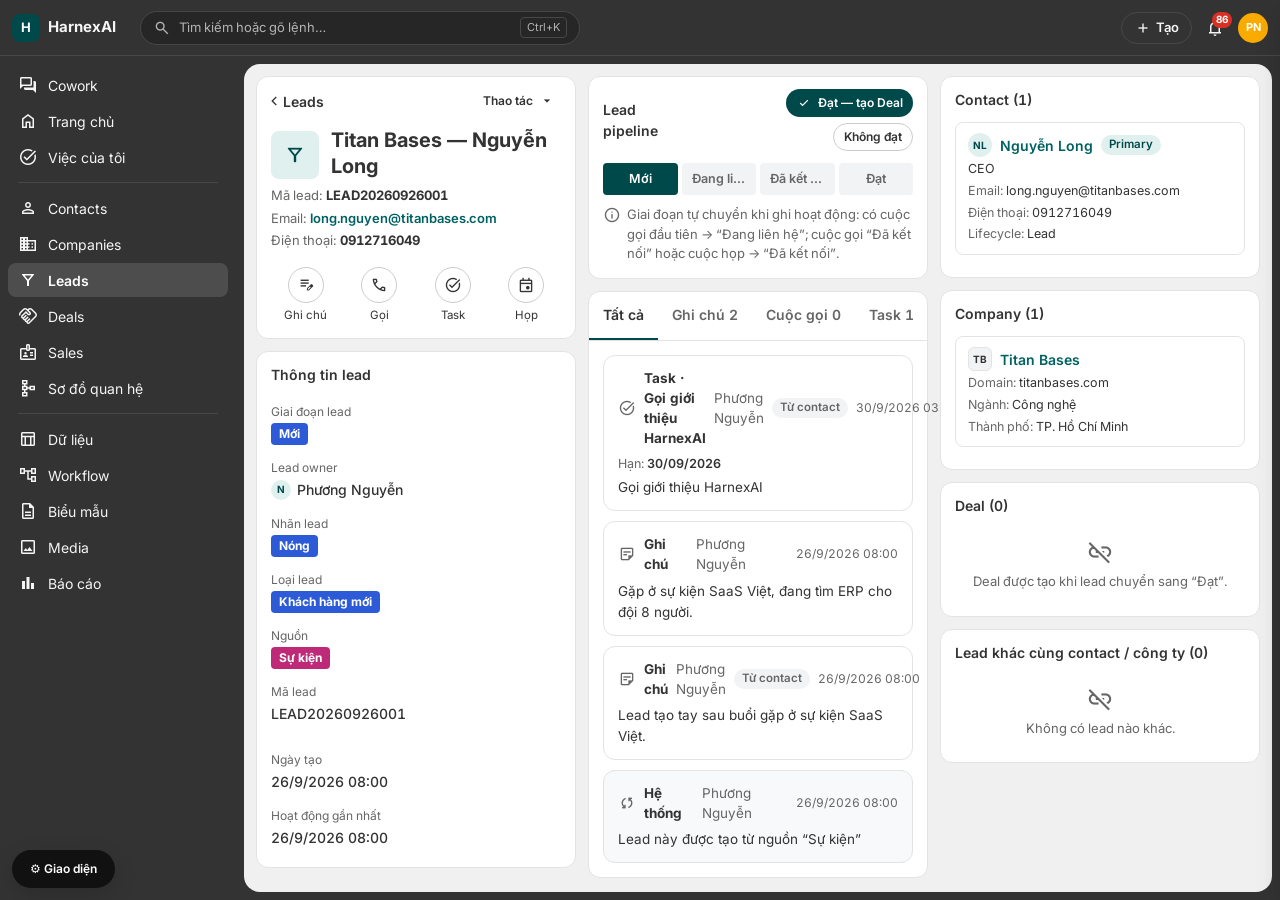
<file: crm-lead-hubspot.html>
<!DOCTYPE html>
<html lang="vi" data-brand="crm">
<head>
<meta charset="utf-8">
<meta name="viewport" content="width=device-width, initial-scale=1">
<title>Lead — HarnexAI CRM (mockup)</title>
<link rel="preconnect" href="https://fonts.googleapis.com">
<link rel="preconnect" href="https://fonts.gstatic.com" crossorigin>
<link href="https://fonts.googleapis.com/css2?family=Inter:wght@400;500;600;700&family=Be+Vietnam+Pro:wght@400;500;600;700&display=swap" rel="stylesheet">
<link href="https://fonts.googleapis.com/css2?family=Material+Symbols+Outlined:opsz,wght,FILL,GRAD@20,400,0..1,0&display=block" rel="stylesheet">
<script>/* Chỉ hiện icon khi font Material Symbols đã tải xong, tránh lộ tên icon ("edit", "call"…) lúc tải lại trang */
(function(){var d=document,n=0;function ok(){d.documentElement.classList.add('icons-ready')}
function go(){if(!d.fonts||!d.fonts.load)return ok();d.fonts.load('20px "Material Symbols Outlined"').then(function(r){r&&r.length?ok():retry()},retry)}
function retry(){if(n++<120)setTimeout(go,250)}
d.readyState==='loading'?d.addEventListener('DOMContentLoaded',go):go()})();</script>
<link rel="stylesheet" href="crm-shared.css">
<style>
/* ═══ Trang chi tiết Lead (?id=…) — khung record 3 cột như Contact / Company / Deal ═══
   trái = định danh + 4 nút nhanh + "Thông tin lead" · giữa = thanh giai đoạn (Lead pipeline) + timeline hoạt động · phải = Contact · Company · Deal · lead khác. */
.frame.rec{overflow:auto;background:var(--page-bg)}
.grid{display:grid;grid-template-columns:1fr;gap:12px;padding:12px;align-items:start}
@media(min-width:905px){ .grid{grid-template-columns:320px 1fr} .col-r{grid-column:1/-1} }
@media(min-width:1240px){ .grid{grid-template-columns:320px minmax(0,1fr) 320px} .col-r{grid-column:auto} }
.col{display:flex;flex-direction:column;gap:12px;min-width:0}
.card{background:var(--surface);border:1px solid var(--outline-variant);border-radius:var(--radius-lg)}
.ch{display:flex;align-items:center;gap:6px;padding:12px 14px;font-weight:600}
.ch .r{margin-left:auto;display:flex;gap:2px;align-items:center}
.ch .tg{display:inline-flex;align-items:center;gap:4px;flex:1;min-width:0;text-align:left;font-weight:600;white-space:nowrap;overflow:hidden}
.ch .r .btn{white-space:nowrap}
.cb{padding:0 14px 14px}
.top{display:flex;align-items:center;justify-content:space-between;padding:10px 10px 0 8px}
.back{display:inline-flex;align-items:center;font-size:14px;font-weight:600}
.back:hover{color:var(--link)}
.idt{display:flex;gap:12px;align-items:center;padding:12px 14px 4px}
.idt .ic{width:48px;height:48px;border-radius:50%;background:var(--primary-container);color:var(--on-primary-container);display:grid;place-items:center;flex:none;font-weight:700;font-size:16px;overflow:hidden}
.idt .ic.sq{border-radius:var(--radius-md)}
.idt .ic .ms{font-size:24px;max-width:1.2em}
.idt h1{font-size:20px;font-weight:700;line-height:1.3;overflow-wrap:anywhere;display:inline}
.idt .ren{width:26px;height:26px;border-radius:var(--radius-sm);display:inline-grid;place-items:center;vertical-align:-4px;color:var(--on-surface-variant);opacity:0}
.idt:hover .ren,.ren:focus-visible{opacity:1}
.ren:hover{background:var(--surface-2)}
.sub{padding:0 14px 6px;font-size:13px;display:flex;flex-direction:column;gap:3px;min-width:0}
.sub a{color:var(--link);font-weight:600;overflow:hidden;text-overflow:ellipsis}
.sub .kv{display:flex;gap:4px;align-items:center;min-width:0}
.sub .kv>span:first-child{color:var(--on-surface-variant)}
.sub .ib{width:24px;height:24px;border-radius:var(--radius-sm);display:grid;place-items:center;flex:none;color:var(--on-surface-variant)}
.sub .ib:hover{background:var(--surface-2);color:var(--on-surface)}
.qa{display:flex;justify-content:space-between;gap:4px;padding:10px 14px 14px}
.qa button{display:flex;flex-direction:column;align-items:center;gap:4px;font-size:11.5px;color:var(--on-surface);min-width:0;flex:1}
.qa .o{width:36px;height:36px;border-radius:50%;border:1px solid var(--outline);display:grid;place-items:center}
.qa button:hover .o{background:var(--surface-2)}
.prop.ro:hover{background:none}
.prop.ro .v{color:var(--on-surface)}
.tabs{display:flex;align-items:center;border-bottom:1px solid var(--outline-variant);padding-right:8px}
.tab{height:48px;padding:0 14px;white-space:nowrap;font-weight:600;color:var(--on-surface-variant);border-bottom:2px solid transparent}
.tab[aria-selected="true"]{color:var(--on-surface);border-bottom-color:var(--primary)}
.tabs .cust{margin-left:auto}
.pane{display:none;padding:14px}
.pane.on{display:block}
.dte{display:inline-flex;align-items:center;gap:3px;font-weight:600;border-radius:var(--radius-sm);padding:1px 4px;margin-left:-4px}
.dte:hover{background:var(--surface-2)}
.lk{color:var(--link)} .lk.b{font-weight:600} .lk:hover{text-decoration:underline}
.obj{display:inline-flex;align-items:center;gap:6px}
.av.xs{width:20px;height:20px;font-size:9px}
.av.sq{border-radius:6px;background:var(--surface-2);color:var(--on-surface);border:1px solid var(--outline-variant)}
.fpop{position:fixed;z-index:80}
.ac-ln .pill{color:#fff} .ac-ln .pill.c5{color:var(--c5-fg)}
.card .ch .r{gap:6px;flex-wrap:wrap;justify-content:flex-end}
.tabs{overflow-x:auto}
</style>
</head>
<body>
<div class="app">
  <header class="topbar" id="topbar"></header>
  <nav class="sidebar" id="sidebar" aria-label="Điều hướng chính"></nav>
  <main class="main"><div class="frame rec"><div class="grid" id="grid">
    <div class="col col-l">
      <section class="card" id="idCard"></section>
      <section class="card"><div class="ch"><span>Thông tin lead</span></div>
        <div class="cb"><div class="props" id="props"></div></div><div id="meta"></div></section>
    </div>
    <div class="col">
      <section class="card" id="stageCard"></section>
      <section class="card"><div class="tabs" role="tablist" id="tabs"></div><div class="pane on"><div id="tl"></div></div></section>
    </div>
    <div class="col col-r" id="right"></div>
  </div></div></main>
</div>
<div class="pop fpop" id="fpop" role="menu"></div>
<div class="scrim" id="scrim"></div>
<aside class="panel" id="panel"></aside>
<div class="modal-bg" id="modal"></div>
<div class="demo" id="demo" role="group" aria-label="Điều khiển mockup"></div>
<div class="toast" id="toast" role="status"></div>
<script src="crm-shared.js"></script>
<script src="crm-objects.js"></script>
<script src="crm-leads.js"></script>
<script>HXLeadRecord();</script>
</body>
</html>
</file>
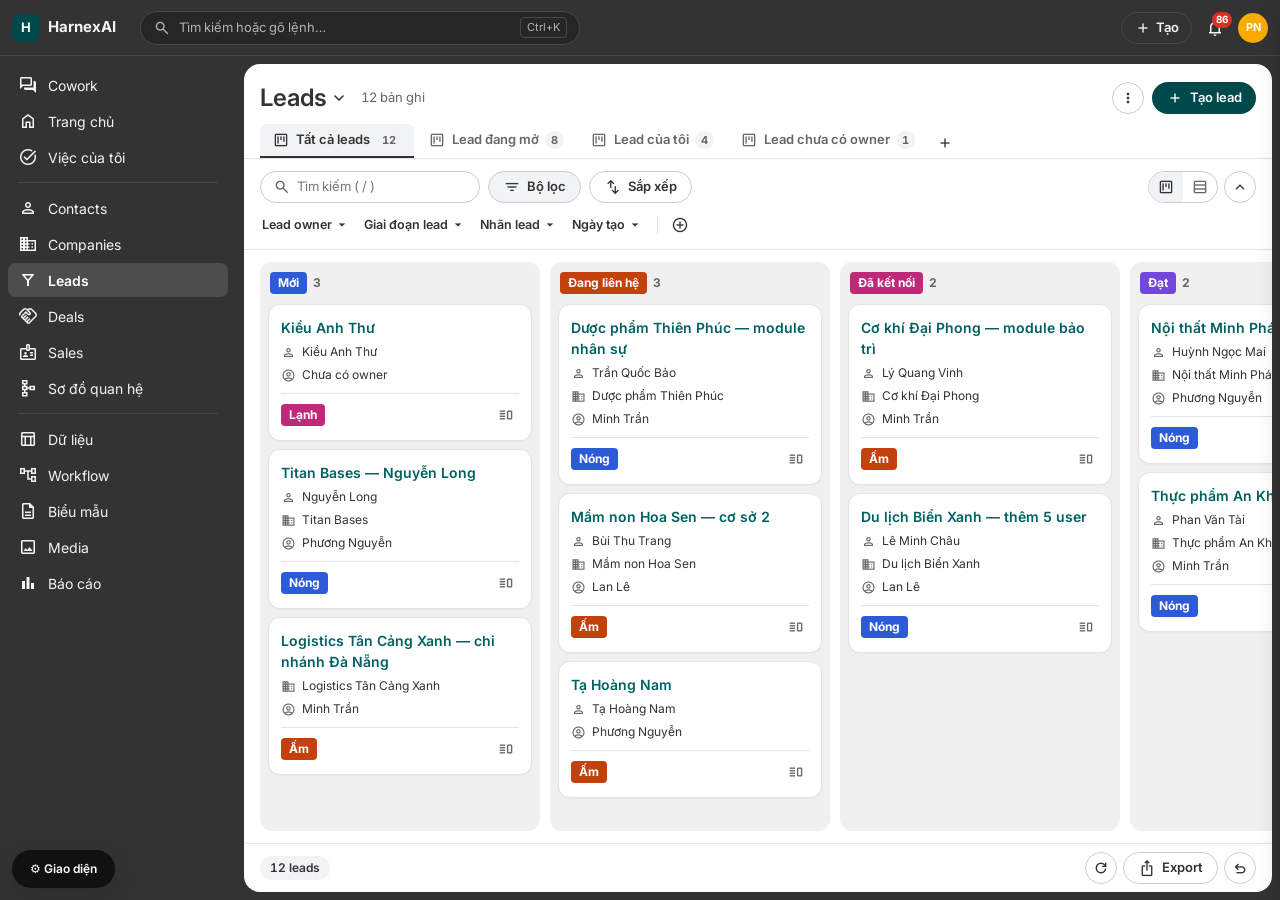
<file: crm-leads-hubspot.html>
<!DOCTYPE html>
<html lang="vi" data-brand="crm">
<head>
<meta charset="utf-8">
<meta name="viewport" content="width=device-width, initial-scale=1">
<title>Leads — HarnexAI CRM (mockup)</title>
<link rel="preconnect" href="https://fonts.googleapis.com">
<link rel="preconnect" href="https://fonts.gstatic.com" crossorigin>
<link href="https://fonts.googleapis.com/css2?family=Inter:wght@400;500;600;700&family=Be+Vietnam+Pro:wght@400;500;600;700&display=swap" rel="stylesheet">
<link href="https://fonts.googleapis.com/css2?family=Material+Symbols+Outlined:opsz,wght,FILL,GRAD@20,400,0..1,0&display=block" rel="stylesheet">
<script>/* Chỉ hiện icon khi font Material Symbols đã tải xong, tránh lộ tên icon ("edit", "call"…) lúc tải lại trang */
(function(){var d=document,n=0;function ok(){d.documentElement.classList.add('icons-ready')}
function go(){if(!d.fonts||!d.fonts.load)return ok();d.fonts.load('20px "Material Symbols Outlined"').then(function(r){r&&r.length?ok():retry()},retry)}
function retry(){if(n++<120)setTimeout(go,250)}
d.readyState==='loading'?d.addEventListener('DOMContentLoaded',go):go()})();</script>
<link rel="stylesheet" href="crm-shared.css">
<style>
/* Danh sách Leads — cùng khung trang danh sách Contacts / Companies (header ⌄ · views · Search/Filter/Sort · Board/Table · ⚙ · ⌃ · quick filters popover · mở rộng dòng) */
.frame{position:relative}
.ph{display:flex;align-items:center;gap:8px;padding:16px 16px 0;flex-wrap:wrap}
.ttl{display:flex;align-items:center;gap:2px;font-size:24px;font-weight:600;border-radius:var(--radius-md);padding:0 4px;margin-left:-4px}
.ttl:hover{background:var(--surface-2)}
.ph .count{font-size:13px;color:var(--on-surface-variant)}
.ph-act{margin-left:auto;display:flex;gap:8px;align-items:center;position:relative}
.vtabs{display:flex;align-items:flex-end;gap:2px;padding:8px 16px 0;border-bottom:1px solid var(--outline-variant);overflow-x:auto}
.vtab{display:flex;align-items:center;gap:6px;height:34px;padding:0 12px;font-weight:600;font-size:13px;color:var(--on-surface-variant);white-space:nowrap;border-bottom:2px solid transparent;border-radius:6px 6px 0 0}
.vtab:hover{background:var(--surface-variant)}
.vtab .vn{font-size:11px;font-weight:700;padding:1px 6px;border-radius:var(--radius-pill);background:var(--surface-2);color:var(--on-surface-variant)}
.vtab[aria-selected="true"]{color:var(--on-surface);border-bottom-color:var(--on-surface);background:var(--surface-2)}
.tools{display:flex;align-items:center;gap:8px;padding:12px 16px 0;flex-wrap:wrap}
.search{display:flex;align-items:center;gap:6px;height:32px;padding:0 12px;width:220px;max-width:100%;border:1px solid var(--outline);border-radius:var(--btn-radius);color:var(--on-surface-variant)}
.search input{border:none;outline:none;background:none;flex:1;min-width:0;color:var(--on-surface);font-size:13px}
.tools-r{margin-left:auto;display:flex;gap:6px;align-items:center}
.seg{display:inline-flex;border:1px solid var(--outline);border-radius:var(--btn-radius);overflow:hidden}
.seg button{height:30px;width:34px;display:grid;place-items:center;color:var(--on-surface-variant)}
.seg button[aria-pressed="true"]{background:var(--surface-2);color:var(--on-surface)}
#filterBtn[aria-pressed="true"]{background:var(--surface-2)}
.pop-form{display:flex;flex-direction:column;gap:10px;padding:8px}
.pop-form label{display:flex;flex-direction:column;gap:4px;font-size:12px;font-weight:600}
.pop-form input,.pop-form select{height:32px;border:1px solid var(--outline);border-radius:var(--radius-md);padding:0 8px;background:var(--surface);font-weight:400}
.pop-form .row{display:flex;justify-content:flex-end;gap:6px}
.segtxt{display:inline-flex;border:1px solid var(--outline);border-radius:var(--btn-radius);overflow:hidden}
.segtxt button{height:28px;padding:0 10px;font-size:12px;font-weight:600;color:var(--on-surface-variant)}
.segtxt button[aria-pressed="true"]{background:var(--primary-container);color:var(--on-primary-container)}
.setrow{display:flex;align-items:center;justify-content:space-between;gap:8px;padding:6px 10px;font-size:13px}
.colsrch{display:flex;align-items:center;gap:6px;height:34px;padding:0 10px;margin:2px 2px 6px;border:1px solid var(--outline);border-radius:var(--btn-radius);color:var(--on-surface-variant)}
.colsrch input{flex:1;min-width:0;border:none;outline:none;background:none;color:var(--on-surface);font-size:13px}
#pop{max-height:min(460px,70vh);overflow-y:auto}
#pop .mi input{accent-color:var(--primary)}

/* Bộ lọc nhanh (HubSpot: chữ đậm + ▾, mở popover tìm kiếm) */
.qfbar{display:flex;align-items:center;gap:2px;flex-wrap:wrap;padding:8px 12px 10px}
body.fcollapsed .qfbar{display:none}
.qf{display:inline-flex;align-items:center;gap:2px;height:28px;padding:0 6px;border-radius:var(--radius-sm);font-size:12.5px;font-weight:600;color:var(--on-surface);white-space:nowrap;max-width:260px;overflow:hidden;text-overflow:ellipsis}
.qf:hover{background:var(--surface-2)}
.qf.on{background:var(--primary-container);color:var(--on-primary-container)}
.qf b{font-weight:700}
.qsep{width:1px;height:18px;background:var(--outline-variant);margin:0 6px}
.qa{width:28px;height:28px}
.fclear{font-size:12px;font-weight:600;color:var(--link);margin-left:6px}
.qp{display:flex;flex-direction:column;gap:6px}
.qp .srch2{height:32px;flex:none}
.qp-op{display:inline-flex;align-items:center;gap:2px;align-self:flex-start;font-size:12.5px;font-weight:600;padding:2px 6px;border-radius:var(--radius-sm);background:var(--surface-2)}
.qp-l{max-height:280px;overflow-y:auto;display:flex;flex-direction:column}
.qp-d{display:flex;flex-direction:column;align-items:flex-start;gap:1px;padding:6px 10px;border-radius:var(--radius-sm);text-align:left}
.qp-d:hover{background:var(--surface-2)} .qp-d.cur{background:var(--primary-container);color:var(--on-primary-container)}
.qp-d b{font-weight:600;font-size:13px} .qp-d small{font-size:11.5px;color:var(--on-surface-variant)}
.qp-f{display:flex;align-items:center;justify-content:space-between;border-top:1px solid var(--outline-variant);padding-top:6px}

.bulk{display:none;align-items:center;gap:6px;padding:6px 16px;background:var(--primary-container);color:var(--on-primary-container);font-size:13px;font-weight:600}
.bulk.on{display:flex}
.bulk #bulkN{margin-right:8px}
.body{flex:1;min-height:0;overflow:hidden;display:flex;border-top:1px solid var(--outline-variant)}
.tw{flex:1;overflow:auto}
table.lt{border-collapse:separate;border-spacing:0;min-width:100%}
.lt th,.lt td{border-bottom:1px solid var(--outline-variant);text-align:left;white-space:nowrap;padding:0 12px;height:44px;max-width:300px;overflow:hidden;text-overflow:ellipsis}
body.compact .lt td{height:34px}
.lt th{position:sticky;top:0;z-index:2;background:var(--surface);font-weight:500;font-size:13px;color:var(--on-surface-variant);cursor:pointer;user-select:none}
.lt th:hover{color:var(--on-surface);background:var(--surface-variant)}
.lt th .srt{vertical-align:-2px;margin-left:2px}
.lt td{font-size:13.5px}
.lt td.num{text-align:right}
.lt>tbody>tr:hover>td{background:var(--surface-2)}
.lt>tbody>tr.sel>td{background:var(--primary-container)}
.lt td.cb,.lt th.cb{width:44px;min-width:44px;text-align:center;cursor:default;position:sticky;left:0;z-index:1;background:var(--surface)}
.lt th.cb{z-index:3}
.lt .nmcol{min-width:260px;position:sticky;left:44px;z-index:1;background:var(--surface);border-right:1px solid var(--outline-variant)}
.lt th.nmcol{z-index:3}
.lt th.addc{width:44px;cursor:default}
.pri{display:flex;align-items:center;gap:8px;min-width:0}
.pri a{overflow:hidden;text-overflow:ellipsis;font-weight:600;color:var(--link)}
.pri a:hover,.lk:hover{text-decoration:underline}
.lk{color:var(--link)} .lk.b{font-weight:600}
.xbtn{width:22px;height:22px;border-radius:var(--radius-sm);display:grid;place-items:center;flex:none;color:var(--on-surface-variant);margin-left:-6px}
.xbtn:hover{background:var(--surface-variant);color:var(--on-surface)}
.xbtn .ms{transition:transform .15s} .xbtn.on .ms{transform:rotate(90deg)}
.pvb{display:none;height:26px;padding:0 8px;border-radius:var(--btn-radius);border:1px solid var(--outline);background:var(--surface);align-items:center;gap:4px;flex:none;margin-left:auto;font-size:12px;font-weight:600}
.pvb::after{content:"Xem trước"}
tr:hover .pvb,.pvb:focus-visible{display:inline-flex}
.obj{display:inline-flex;align-items:center;gap:6px}
.av.xs{width:20px;height:20px;font-size:9px}
.av.sq{border-radius:6px;background:var(--surface-2);color:var(--on-surface);border:1px solid var(--outline-variant)}
.ext{color:var(--on-surface-variant);vertical-align:-2px;margin-left:4px}
.empty{padding:48px 16px;text-align:center;color:var(--on-surface-variant);white-space:normal}
.empty .ms{font-size:36px;display:block;margin:0 auto 6px;max-width:none}
/* Dòng mở rộng: bảng đối tượng liên kết lồng */
.xrow>td{background:var(--surface-2)!important;height:auto!important;padding:8px 12px 12px 56px!important;white-space:normal;max-width:none!important}
.xin{background:var(--surface);border:1px solid var(--outline-variant);border-radius:var(--radius-md);padding:8px 10px}
.xh{display:flex;align-items:center;gap:8px;margin-bottom:4px}
.xh .btn{margin-left:auto}
table.xt{border-collapse:collapse;width:100%}
.xt th,.xt td{height:34px;padding:0 10px;border-bottom:1px solid var(--outline-variant);font-size:13px;text-align:left;white-space:nowrap}
.xt th{font-weight:500;color:var(--on-surface-variant);font-size:12px}
.xt tr:last-child td{border-bottom:none}
/* Board */
.kb{flex:1;display:flex;gap:10px;padding:12px 16px;overflow-x:auto;align-items:stretch}
.kcol{flex:none;width:82vw;max-width:280px;display:flex;flex-direction:column;min-height:0;background:#F0F0F0;border-radius:var(--radius-lg)}
html[data-theme="dark"] .kcol{background:var(--surface-variant)}
@media(min-width:600px){.kcol{width:280px}}
.kh{display:flex;align-items:center;gap:6px;padding:10px 10px 6px}
.kh .n{font-size:12px;font-weight:700;color:var(--on-surface-variant)}
.kcards{flex:1;overflow-y:auto;padding:4px 8px 8px;display:flex;flex-direction:column;gap:8px;min-height:80px}
.kcards.drop{outline:2px dashed var(--primary);outline-offset:-4px;border-radius:var(--radius-md)}
.kc{background:var(--surface);border:1px solid var(--outline-variant);border-radius:var(--radius-lg);padding:12px;display:flex;flex-direction:column;gap:5px;cursor:grab;box-shadow:0 1px 2px rgba(0,0,0,.04)}
.kc:hover{border-color:var(--outline);box-shadow:var(--shadow-2)}
.kc.dragging{opacity:.5}
.kc a.tt{font-weight:600;color:var(--link);align-self:flex-start}
.kc a.tt:hover{text-decoration:underline}
.kc .ln{display:flex;align-items:center;gap:6px;font-size:12px;color:var(--on-surface);min-width:0}
.kc .ln .ms{font-size:15px;color:var(--on-surface-variant)}
.kc .ln span.t{overflow:hidden;text-overflow:ellipsis;white-space:nowrap}
.kc .kf{display:flex;align-items:center;gap:6px;border-top:1px solid var(--outline-variant);padding-top:8px;margin-top:4px}
.kc .kf .qi{width:26px;height:26px;border-radius:var(--radius-sm);display:grid;place-items:center;color:var(--on-surface-variant)}
.kc .kf .qi:hover{background:var(--surface-2);color:var(--on-surface)}
.kempty{padding:14px;text-align:center;font-size:12px;color:var(--on-surface-variant)}
/* Panel: bộ lọc nâng cao + xem trước */
.cond{display:flex;flex-direction:column;gap:6px;padding:10px;border:1px solid var(--outline-variant);border-radius:var(--radius-md)}
.cond .ch2{display:flex;align-items:center;justify-content:space-between}
.cond .in,.addcond .in{height:34px;border:1px solid var(--outline);border-radius:var(--radius-md);padding:0 10px;background:var(--surface);width:100%}
.and{font-size:11px;font-weight:700;color:var(--on-surface-variant);text-align:center;padding:6px 0}
.addcond{margin-top:12px}
#advB{display:flex;flex-direction:column}
.pvh{font-size:12px;font-weight:700;letter-spacing:.04em;text-transform:uppercase;color:var(--on-surface-variant);margin:16px 0 6px}
.pva{display:flex;flex-direction:column;gap:10px;font-size:13px}
.pva>div{display:flex;flex-direction:column;gap:3px}
.foot{display:flex;align-items:center;gap:6px;padding:8px 16px;border-top:1px solid var(--outline-variant);flex:none}
.foot .pillc{font-size:12px;font-weight:600;padding:3px 10px;border-radius:var(--radius-pill);background:var(--surface-2)}
.foot .r{margin-left:auto;display:flex;gap:6px;align-items:center}
</style>
</head>
<body>
<div class="app">
  <header class="topbar" id="topbar"></header>
  <nav class="sidebar" id="sidebar" aria-label="Điều hướng chính"></nav>
  <main class="main"><div class="frame">
    <div class="ph">
      <div style="position:relative"><button class="ttl" id="objBtn" aria-haspopup="menu"><span id="objName">Leads</span><span class="ms">expand_more</span></button><div class="pop" id="objPop" role="menu" style="top:42px;left:0"></div></div>
      <span class="count" id="count"></span>
      <div class="ph-act">
        <button class="btn btn--secondary btn--icon" id="moreBtn" aria-label="Thêm thao tác"><span class="ms sm">more_vert</span></button>
        <div class="pop" id="morePop" role="menu" style="top:38px;right:150px"><button class="mi" data-imp><span class="ms sm">upload_file</span>Import</button><button class="mi" data-toast="Mockup: xuất danh sách"><span class="ms sm">ios_share</span>Export</button><button class="mi" data-toast="Quản lý trường của collection này (như trang Quản lý trường của Deals)"><span class="ms sm">tune</span>Chỉnh sửa thuộc tính</button><button class="mi" data-toast="Cấu hình giai đoạn của Lead pipeline (Cài đặt › Đối tượng › Leads)"><span class="ms sm">linear_scale</span>Chỉnh sửa giai đoạn</button></div>
        <button class="btn btn--primary" id="addBtn"><span class="ms sm">add</span>Tạo lead</button>
      </div>
    </div>
    <div class="vtabs" role="tablist" id="vtabs"></div>
    <div class="tools">
      <label class="search"><span class="ms sm">search</span><input id="q" placeholder="Tìm kiếm ( / )"></label>
      <button class="btn btn--secondary" id="filterBtn" aria-pressed="true"><span class="ms sm">filter_list</span>Bộ lọc</button>
      <button class="btn btn--secondary" id="sortBtn"><span class="ms sm">swap_vert</span>Sắp xếp</button>
      <div class="tools-r">
        <div class="seg" role="group" aria-label="Kiểu hiển thị">
          <button data-mode="BOARD" title="Board" aria-label="Board"><span class="ms sm">view_kanban</span></button>
          <button data-mode="TABLE" title="Bảng" aria-label="Bảng"><span class="ms sm">table_rows</span></button>
        </div>
        <button class="btn btn--secondary btn--icon" id="colBtn2" title="Thu gọn thanh lọc" aria-label="Thu gọn thanh lọc"><span class="ms sm" id="colIc">expand_less</span></button>
      </div>
    </div>
    <div class="qfbar" id="qf"></div>
    <div class="bulk" id="bulk"><span id="bulkN"></span><button class="btn btn--text sm" id="bulkOwner"><span class="ms sm">person</span>Gán owner</button><button class="btn btn--text sm" id="bulkStage"><span class="ms sm">linear_scale</span>Đổi giai đoạn</button><button class="btn btn--text sm" id="bulkDel"><span class="ms sm">delete</span>Xoá</button><button class="btn btn--text sm" id="bulkCancel">Huỷ</button></div>
    <div class="body" id="body"></div>
    <div class="foot"><span class="pillc" id="footCount"></span>
      <div class="r">
        <button class="btn btn--secondary btn--icon" id="refresh" title="Làm mới" aria-label="Làm mới"><span class="ms sm">refresh</span></button>
        <button class="btn btn--secondary" id="exportBtn"><span class="ms sm">ios_share</span>Export</button>
        <button class="btn btn--secondary btn--icon" id="resetBtn" title="Khôi phục view" aria-label="Khôi phục view"><span class="ms sm">undo</span></button>
      </div>
    </div>
    <div class="pop" id="pop"></div>
  </div></main>
</div>
<div class="scrim" id="scrim"></div>
<aside class="panel" id="panel"></aside>
<div class="modal-bg" id="modal"></div>
<div class="demo" id="demo" role="group" aria-label="Điều khiển mockup"></div>
<div class="toast" id="toast" role="status"></div>
<script src="crm-shared.js"></script>
<script src="crm-objects.js"></script>
<script src="crm-leads.js"></script>
<script>HXLeadList();</script>
</body>
</html>
</file>
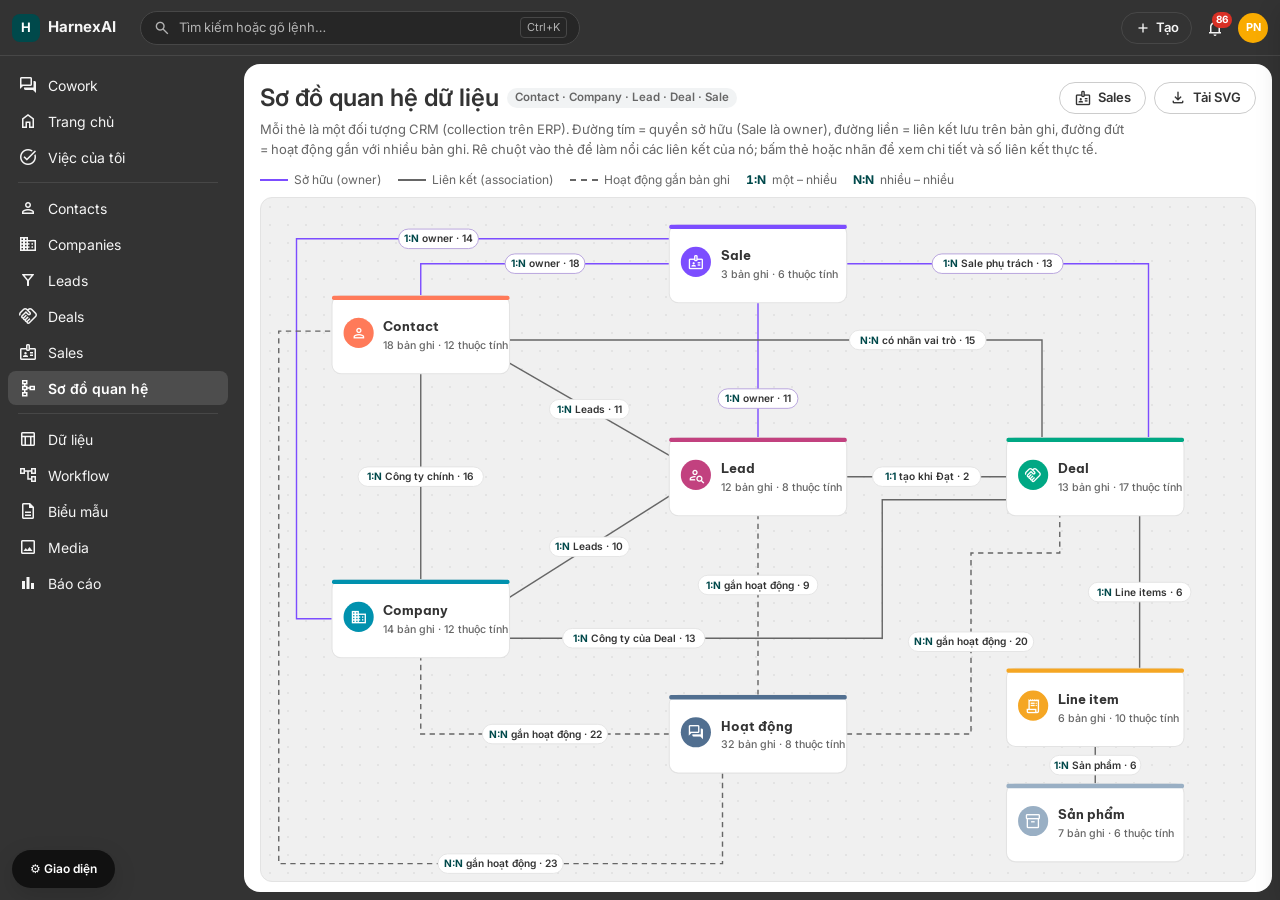
<file: crm-quan-he-hubspot.html>
<!DOCTYPE html>
<html lang="vi" data-brand="crm">
<head>
<meta charset="utf-8">
<meta name="viewport" content="width=device-width, initial-scale=1">
<title>Sơ đồ quan hệ dữ liệu — HarnexAI CRM (mockup)</title>
<link rel="preconnect" href="https://fonts.googleapis.com">
<link rel="preconnect" href="https://fonts.gstatic.com" crossorigin>
<link href="https://fonts.googleapis.com/css2?family=Inter:wght@400;500;600;700&family=Be+Vietnam+Pro:wght@400;500;600;700&display=swap" rel="stylesheet">
<link href="https://fonts.googleapis.com/css2?family=Material+Symbols+Outlined:opsz,wght,FILL,GRAD@20,400,0..1,0&display=block" rel="stylesheet">
<script>/* Chỉ hiện icon khi font Material Symbols đã tải xong, tránh lộ tên icon ("edit", "call"…) lúc tải lại trang */
(function(){var d=document,n=0;function ok(){d.documentElement.classList.add('icons-ready')}
function go(){if(!d.fonts||!d.fonts.load)return ok();d.fonts.load('20px "Material Symbols Outlined"').then(function(r){r&&r.length?ok():retry()},retry)}
function retry(){if(n++<120)setTimeout(go,250)}
d.readyState==='loading'?d.addEventListener('DOMContentLoaded',go):go()})();</script>
<link rel="stylesheet" href="crm-shared.css">
<style>
/* ═══ Phần 7 · Lưu đồ quan hệ Contact – Company – Lead – Deal – Sale ═══
   Clone ý tưởng "Data model overview" của HubSpot (Settings › Data management › Data model): mỗi đối tượng là 1 thẻ (số bản ghi, số thuộc tính),
   đường nối = liên kết (association) kèm bản số 1:N / N:N. Rê chuột để làm nổi liên kết của 1 đối tượng, bấm thẻ để xem chi tiết. Số liệu tính trực tiếp từ dữ liệu mẫu. */
.frame{overflow:auto}
.frame>*{flex:none}
.ph{display:flex;align-items:center;gap:8px;padding:16px 16px 4px;flex-wrap:wrap}
.ph h1{font-size:24px;font-weight:600}
.ph .r{margin-left:auto;display:flex;gap:8px}
.lead{padding:0 16px 8px;font-size:13px;color:var(--on-surface-variant);max-width:900px}
.legend{display:flex;gap:16px;flex-wrap:wrap;padding:4px 16px 8px;font-size:12px;color:var(--on-surface-variant)}
.legend span{display:inline-flex;align-items:center;gap:6px}
.legend i{display:inline-block;width:28px;height:0;border-top:2px solid var(--on-surface-variant)}
.legend i.own{border-color:#7C4DFF}
.legend i.act{border-top-style:dashed}
.cv{margin:0 16px 16px;border:1px solid var(--outline-variant);border-radius:var(--radius-lg);background:
  radial-gradient(circle,var(--outline-variant) 1px,transparent 1.2px) 0 0/18px 18px,var(--page-bg);overflow-x:auto}
.cv svg{display:block;width:100%;min-width:760px;height:auto}
/* Thẻ đối tượng */
.nd{cursor:pointer}
.nd rect.bx{fill:var(--surface);stroke:var(--outline-variant);stroke-width:1.2;transition:stroke .15s}
.nd:hover rect.bx,.nd.sel rect.bx,.nd:focus rect.bx{stroke:var(--primary);stroke-width:2}
.nd:focus{outline:none}
.nd .tp{font:700 15px 'Be Vietnam Pro',Inter,sans-serif;fill:var(--on-surface)}
.nd .sb{font:500 12px Inter,sans-serif;fill:var(--on-surface-variant)}
.nd .ic{font-family:'Material Symbols Outlined';font-size:20px;fill:#fff}
html:not(.icons-ready) .nd .ic{visibility:hidden} /* giống .ms: không lộ tên icon trong SVG khi font chưa tải */
/* Đường liên kết */
.eg path{fill:none;stroke:var(--on-surface-variant);stroke-width:1.6;transition:opacity .15s,stroke-width .15s}
.eg.own path{stroke:#7C4DFF}
.eg.act path{stroke-dasharray:6 5}
.eg .ch rect{fill:var(--surface);stroke:var(--outline-variant)}
.eg.own .ch rect{stroke:#B39DDB}
.eg .ch text{font:600 11.5px Inter,sans-serif;fill:var(--on-surface)}
.eg .ch text .c{font-weight:700;fill:var(--primary)}
.eg .ch{cursor:pointer}
svg.hl .eg,svg.hl .nd{opacity:.18}
svg.hl .eg.on,svg.hl .nd.on{opacity:1}
svg.hl .eg.on path{stroke-width:2.6}
/* Bảng quan hệ */
.sec{padding:0 16px 20px}
.sec h2{font-size:16px;font-weight:600;margin:6px 0 10px}
.tw{overflow-x:auto;border:1px solid var(--outline-variant);border-radius:var(--radius-md)}
table.rt{border-collapse:collapse;width:100%;min-width:880px}
.rt th,.rt td{padding:10px 12px;border-bottom:1px solid var(--outline-variant);text-align:left;font-size:13px;vertical-align:top}
.rt th{font-weight:600;font-size:12px;color:var(--on-surface-variant);background:var(--surface-2)}
.rt tr:last-child td{border-bottom:none}
.rt tbody tr{cursor:pointer}
.rt tbody tr:hover td{background:var(--surface-2)}
.rt code{font-size:12px;background:var(--surface-2);padding:1px 5px;border-radius:4px}
.card-n{display:inline-flex;align-items:center;height:20px;padding:0 8px;border-radius:var(--radius-pill);font-size:11.5px;font-weight:700;background:var(--primary-container);color:var(--on-primary-container);white-space:nowrap}
.flow{display:grid;gap:10px;grid-template-columns:1fr}
@media(min-width:900px){.flow{grid-template-columns:repeat(4,1fr)}}
.fs{border:1px solid var(--outline-variant);border-radius:var(--radius-md);padding:12px;font-size:13px;position:relative}
.fs b{display:flex;align-items:center;gap:6px;margin-bottom:4px}
.fs .n{display:inline-grid;place-items:center;width:22px;height:22px;border-radius:50%;background:var(--primary);color:var(--on-primary);font-size:12px;font-weight:700}
.fs p{color:var(--on-surface-variant)}
/* Panel chi tiết */
.pd h3{font-size:12px;font-weight:700;letter-spacing:.04em;text-transform:uppercase;color:var(--on-surface-variant);margin:16px 0 6px}
.pd .al{display:flex;flex-direction:column}
.pd .al div{display:flex;align-items:center;gap:8px;padding:8px 0;border-top:1px solid var(--outline-variant);font-size:13px}
.pd .al div:first-child{border-top:none}
.pd .al .n{margin-left:auto;font-weight:700}
.pd .fl{display:flex;flex-wrap:wrap;gap:6px}
.pd p{font-size:13px;line-height:1.55}
</style>
</head>
<body>
<div class="app">
  <header class="topbar" id="topbar"></header>
  <nav class="sidebar" id="sidebar" aria-label="Điều hướng chính"></nav>
  <main class="main"><div class="frame" id="frame">
    <div class="ph"><h1>Sơ đồ quan hệ dữ liệu</h1><span class="tag">Contact · Company · Lead · Deal · Sale</span>
      <div class="r"><a class="btn btn--secondary" href="crm-sales-hubspot.html"><span class="ms sm">badge</span>Sales</a><button class="btn btn--secondary" id="pngBtn"><span class="ms sm">download</span>Tải SVG</button></div></div>
    <p class="lead">Mỗi thẻ là một đối tượng CRM (collection trên ERP). Đường tím = quyền sở hữu (Sale là owner), đường liền = liên kết lưu trên bản ghi, đường đứt = hoạt động gắn với nhiều bản ghi. Rê chuột vào thẻ để làm nổi các liên kết của nó; bấm thẻ hoặc nhãn để xem chi tiết và số liên kết thực tế.</p>
    <div class="legend"><span><i class="own"></i>Sở hữu (owner)</span><span><i></i>Liên kết (association)</span><span><i class="act"></i>Hoạt động gắn bản ghi</span><span><b style="color:var(--primary)">1:N</b> một – nhiều</span><span><b style="color:var(--primary)">N:N</b> nhiều – nhiều</span></div>
    <div class="cv"><svg id="dg" viewBox="0 0 1120 770" role="img" aria-label="Sơ đồ quan hệ giữa Sale, Contact, Company, Lead, Deal, Hoạt động, Line item và Sản phẩm"></svg></div>
    <div class="sec"><h2>Luồng dữ liệu bán hàng</h2><div class="flow" id="flow"></div></div>
    <div class="sec"><h2>Chi tiết các quan hệ</h2><div class="tw"><table class="rt"><thead><tr><th>Quan hệ</th><th>Bản số</th><th>Lưu ở đâu (gợi ý BE)</th><th>Hiển thị / thao tác ở màn hình</th><th>Khi xoá</th><th style="text-align:right">Liên kết hiện có</th></tr></thead><tbody id="rt"></tbody></table></div></div>
  </div></main>
</div>
<div class="scrim" id="scrim"></div>
<aside class="panel" id="panel"></aside>
<div class="modal-bg" id="modal"></div>
<div class="demo" id="demo" role="group" aria-label="Điều khiển mockup"></div>
<div class="toast" id="toast" role="status"></div>

<script src="crm-shared.js"></script>
<script src="crm-objects.js"></script>
<script src="crm-leads.js"></script>
<script>
const { esc, toast, $ } = HX;
HX.shell('schema');
const db = HXC.db(), deals = HX.api.list(), links = db.dealLinks;
const saleNames = HXC.sales().map(s => s.values.name), leads = HXL.list();
const W = 200, H = 88;
/* ── Đối tượng ── */
const N = {
  sale: { x:460, y:30, name:'Sale', icon:'badge', color:'#7C4DFF', href:'crm-sales-hubspot.html', n: HXC.sales().length, props: HXC.SALE_FIELDS.length,
    desc:'Nhân viên kinh doanh, lấy từ danh sách thành viên có sẵn của hệ thống (collection NhanVien của ERP). Là owner của Contact, Company, Lead và “Sale phụ trách” của Deal; là người tạo / được giao hoạt động. Trang Sales tổng hợp lead, deal, task theo các liên kết này.', keys:['name','email','phone','role','status','joined'] },
  contact: { x:80, y:110, name:'Contact', icon:'person', color:'#FF7A59', href:'crm-contacts-hubspot.html', n: db.contacts.length, props: HXC.CONTACT_FIELDS.length,
    desc:'Người liên hệ tại khách hàng. Mỗi contact có tối đa 1 công ty chính, có thể có nhiều Lead và tham gia nhiều Deal với nhãn vai trò (Người quyết định, Người ảnh hưởng…).', keys:['email','firstname','lastname','owner','lifecycle','leadstatus'] },
  company: { x:80, y:430, name:'Company', icon:'domain', color:'#0091AE', href:'crm-companies-hubspot.html', n: db.companies.length, props: HXC.COMPANY_FIELDS.length,
    desc:'Doanh nghiệp khách hàng. Gom nhiều contact, nhiều lead và nhiều deal; lifecycle stage của company phản ánh deal tốt nhất.', keys:['name','domain','industry','owner','lifecycle','leadstatus'] },
  lead: { x:460, y:270, name:'Lead', icon:'person_search', color:'#C2417F', href:HXL.LIST_URL, n: leads.length, props: HXL.FIELDS.length,
    desc:'Cơ hội tiềm năng đang được sale tiếp cận (như đối tượng Lead của HubSpot). Bắt buộc gắn với 1 Contact hoặc 1 Company; một contact / company có thể có nhiều lead. Giai đoạn: Mới → Đang liên hệ → Đã kết nối → Đạt / Không đạt. Khi “Đạt” có thể tạo Deal (Deal ghi lại Mã lead); “Không đạt” phải chọn lý do.', keys:['name','stage','owner','label','type','source','code','reason'] },
  deal: { x:840, y:270, name:'Deal', icon:'handshake', color:'#00A884', href:'crm-giao-dich-hubspot.html', n: deals.length, props: HX.FIELDS.length,
    desc:'Cơ hội bán hàng (collection Deals_Pipeline của ERP). Thuộc 1 company, có nhiều contact, 1 sale phụ trách, nhiều line item; có thể sinh ra từ 1 lead đạt (trường Lead Id). Giá trị Deal có thể lấy từ tổng line item.', keys:['m_deal','t_n_deal','lead_id','giai_o_n_pipeline','t_ng_cash_in_d_ki_n','sale_ph_tr_ch'] },
  activity: { x:460, y:560, name:'Hoạt động', icon:'forum', color:'#516F90', href:null, n: db.activities.length + leads.reduce((s, l) => s + l.acts.filter(a => a.type !== 'SYSTEM').length, 0), props: 8,
    desc:'Ghi chú, cuộc gọi, cuộc họp, task (collection Sales_Activities). Hoạt động trên Contact / Company / Deal gắn cùng lúc với nhiều bản ghi nên hiện trên timeline của tất cả bản ghi đó; hoạt động ghi trên Lead nằm ở timeline của lead (gọi / họp tự chuyển giai đoạn lead).', keys:[] },
  lineitem: { x:840, y:530, name:'Line item', icon:'receipt_long', color:'#F5A623', href:null, n: db.lineItems.length, props: 8 + db.liFields.length,
    desc:'Dòng sản phẩm trong Deal: số lượng, đơn giá, chiết khấu, tần suất thanh toán, kỳ hạn. Sao chép giá từ sản phẩm lúc thêm, sửa riêng không ảnh hưởng thư viện.', keys:[] },
  product: { x:840, y:660, name:'Sản phẩm', icon:'inventory_2', color:'#99AFC4', href:null, n: db.products.length, props: 6,
    desc:'Thư viện sản phẩm / gói dịch vụ dùng chung. Một sản phẩm được dùng ở nhiều line item của nhiều deal.', keys:[] },
};
/* ── Liên kết: điểm vẽ, bản số, nơi lưu, số liên kết thực tế ── */
const cnt = {
  saleContact: db.contacts.filter(c => saleNames.includes(c.values.owner)).length,
  saleCompany: db.companies.filter(c => saleNames.includes(c.values.owner)).length,
  saleDeal: deals.filter(d => saleNames.includes(d.values[HXC.SALE])).length,
  coCt: db.contacts.filter(c => c.company).length,
  coDeal: Object.values(links).filter(l => l.company).length,
  ctDeal: Object.values(links).reduce((s, l) => s + l.contacts.length, 0),
  actCt: db.activities.reduce((s, a) => s + (a.contacts || []).length, 0),
  actCo: db.activities.reduce((s, a) => s + (a.companies || []).length, 0),
  actDeal: db.activities.reduce((s, a) => s + (a.deals || []).length, 0),
  saleLead: leads.filter(l => saleNames.includes(l.values.owner)).length,
  ctLead: leads.filter(l => l.contact).length, coLead: leads.filter(l => l.company).length,
  leadDeal: leads.filter(l => HXL.dealOf(l)).length,
  actLead: leads.reduce((s, l) => s + l.acts.filter(a => a.type !== 'SYSTEM').length, 0),
  dealLi: db.lineItems.length, prodLi: db.lineItems.filter(li => li.product).length,
};
const E = [
  { a:'sale', b:'contact', k:'own', pts:[[460,74],[180,74],[180,110]], lab:[320,74], card:'1:N', name:'Contact owner', lb:'owner', field:'contact.owner = sale.name (BE nên lưu sale_id)', ui:'Cột & bộ lọc “Contact owner” ở danh sách; “Thông tin chính” trên record', del:'Sale nghỉ → “Chuyển giao bản ghi” cho sale khác', n:cnt.saleContact },
  { a:'sale', b:'company', k:'own', pts:[[460,46],[40,46],[40,474],[80,474]], lab:[200,46], card:'1:N', name:'Company owner', lb:'owner', field:'company.owner = sale.name', ui:'Danh sách Companies; record Company', del:'Như trên', n:cnt.saleCompany },
  { a:'sale', b:'lead', k:'own', pts:[[560,118],[560,270]], lab:[560,226], card:'1:N', name:'Lead owner', lb:'owner', field:'lead.owner = sale.name', ui:'Cột & bộ lọc “Lead owner” ở danh sách Leads; record Lead; trang Sales › Leads', del:'Như trên', n:cnt.saleLead },
  { a:'sale', b:'deal', k:'own', pts:[[660,74],[1000,74],[1000,270]], lab:[830,74], card:'1:N', name:'Sale phụ trách', lb:'Sale phụ trách', field:'deal.sale_ph_tr_ch (trường có sẵn trên Deals_Pipeline)', ui:'Bảng / board Deals, card “Sales” trên record Deal, Báo cáo theo owner, trang Sales › Deals', del:'Như trên', n:cnt.saleDeal },
  { a:'company', b:'contact', k:'', pts:[[180,430],[180,198]], lab:[180,314], card:'1:N', name:'Công ty chính', lb:'Công ty chính', field:'contact.company_id', ui:'Card “Companies” trên record Contact, card “Contacts” trên record Company, cột “Công ty chính”', del:'Xoá company → contact mất công ty chính (không xoá contact)', n:cnt.coCt },
  { a:'contact', b:'deal', k:'', pts:[[280,160],[880,160],[880,270]], lab:[740,160], card:'N:N', name:'Contact của Deal + nhãn vai trò', lb:'có nhãn vai trò', field:'bảng nối deal_contacts(deal_id, contact_id, label)', ui:'Card “Contacts” trên Deal (nhãn Người quyết định…), card “Deals” trên Contact, form tạo Deal', del:'Xoá 1 bên → xoá dòng nối', n:cnt.ctDeal },
  { a:'contact', b:'lead', k:'', pts:[[280,186],[460,290]], lab:[370,238], card:'1:N', name:'Lead của Contact', lb:'Leads', field:'lead.contact_id', ui:'Ô Contact trong panel “Tạo lead”; cột “Contact” ở danh sách Leads; card “Contact” và “Lead khác cùng contact / công ty” trên record Lead', del:'Xoá contact → lead mất liên kết contact (gợi ý BE: không còn Company thì xoá lead)', n:cnt.ctLead },
  { a:'company', b:'lead', k:'', pts:[[280,450],[460,336]], lab:[370,393], card:'1:N', name:'Lead của Company', lb:'Leads', field:'lead.company_id', ui:'Ô Company trong panel “Tạo lead” (tự điền theo công ty chính của contact); cột “Company” ở danh sách Leads; card “Company” trên record Lead', del:'Xoá company → lead mất liên kết company (gợi ý BE: không còn Contact thì xoá lead)', n:cnt.coLead },
  { a:'lead', b:'deal', k:'', pts:[[660,314],[840,314]], lab:[750,314], card:'1:1', name:'Deal tạo từ Lead đạt', lb:'tạo khi Đạt', field:'lead.deal_id; deal.lead_id = lead.code (Mã lead)', ui:'Hộp “Lead đạt — tạo Deal” khi chuyển lead sang Đạt; card “Deal” trên record Lead, cột “Deal” ở danh sách Leads; trường “Lead Id” trên Deal', del:'Xoá lead → Contact, Company, Deal liên kết giữ nguyên (Deal còn Mã lead)', n:cnt.leadDeal },
  { a:'company', b:'deal', k:'', pts:[[280,496],[700,496],[700,340],[840,340]], lab:[420,496], card:'1:N', name:'Công ty của Deal', lb:'Công ty của Deal', field:'deal.company_id', ui:'Card “Companies” trên Deal, card “Deals” trên Company, mở rộng dòng ở danh sách', del:'Xoá company → deal mất công ty (giữ deal)', n:cnt.coDeal },
  { a:'activity', b:'lead', k:'act', pts:[[560,560],[560,358]], lab:[560,436], card:'1:N', name:'Hoạt động của Lead', lb:'gắn hoạt động', field:'lead.acts[] (BE: activity_links, object = lead)', ui:'Timeline record Lead; cột “Ngày hoạt động gần nhất” ở danh sách Leads; ghi cuộc gọi / cuộc họp tự chuyển giai đoạn lead', del:'Xoá lead → xoá hoạt động của lead', n:cnt.actLead },
  { a:'activity', b:'company', k:'act', pts:[[460,604],[180,604],[180,518]], lab:[320,604], card:'N:N', name:'Hoạt động của Company', lb:'gắn hoạt động', field:'activity_links(activity_id, object, record_id)', ui:'Timeline tab “Hoạt động”, Catch-up “Tương tác gần đây”', del:'Xoá hoạt động → gỡ khỏi mọi timeline', n:cnt.actCo },
  { a:'activity', b:'deal', k:'act', pts:[[660,604],[800,604],[800,400],[900,400],[900,358]], lab:[800,500], card:'N:N', name:'Hoạt động của Deal', lb:'gắn hoạt động', field:'activity_links', ui:'Timeline Deal; cột “Hoạt động tiếp theo” ở bảng Deals', del:'Như trên', n:cnt.actDeal },
  { a:'activity', b:'contact', k:'act', pts:[[520,648],[520,750],[20,750],[20,150],[80,150]], lab:[270,750], card:'N:N', name:'Hoạt động của Contact', lb:'gắn hoạt động', field:'activity_links', ui:'Timeline Contact; “Liên hệ gần nhất” tự tính từ cuộc gọi / họp', del:'Như trên', n:cnt.actCt },
  { a:'deal', b:'lineitem', k:'', pts:[[990,358],[990,530]], lab:[990,444], card:'1:N', name:'Line item của Deal', lb:'Line items', field:'line_item.deal_id', ui:'Card “Line items” + trình sửa toàn màn hình trên Deal', del:'Xoá deal → xoá line item', n:cnt.dealLi },
  { a:'product', b:'lineitem', k:'', pts:[[940,660],[940,618]], lab:[940,639], card:'1:N', name:'Sản phẩm của Line item', lb:'Sản phẩm', field:'line_item.product_id (sao chép tên, giá)', ui:'Thư viện sản phẩm trong trình sửa line item', del:'Xoá sản phẩm → line item giữ bản sao', n:cnt.prodLi },
];
/* ── Vẽ ── */
const svg = $('#dg');
const path = pts => 'M' + pts.map(p => p.join(',')).join(' L');
const chipW = e => 26 + (e.card + e.lb + e.n).length * 6.4;
svg.innerHTML = `<defs><marker id="dot" viewBox="0 0 10 10" refX="5" refY="5" markerWidth="7" markerHeight="7"><circle cx="5" cy="5" r="4" fill="currentColor"/></marker></defs>`
  + E.map((e, i) => `<g class="eg ${e.k}" data-a="${e.a}" data-b="${e.b}" data-e="${i}"><path d="${path(e.pts)}"/>
      <g class="ch" tabindex="0" role="button" aria-label="${esc(N[e.a].name + ' – ' + N[e.b].name + ': ' + e.card)}"><title>${esc(e.name)} · ${esc(e.card)} · ${e.n} liên kết</title>
        <rect x="${e.lab[0] - chipW(e) / 2}" y="${e.lab[1] - 11}" width="${chipW(e)}" height="22" rx="11"/><text x="${e.lab[0]}" y="${e.lab[1] + 4}" text-anchor="middle"><tspan class="c">${e.card}</tspan> ${esc(e.lb)} · ${e.n}</text></g></g>`).join('')
  + Object.entries(N).map(([k, o]) => `<g class="nd" data-n="${k}" tabindex="0" role="button" aria-label="${esc(o.name)}: ${o.n} bản ghi"><title>${esc(o.name)} — bấm để xem chi tiết</title>
      <rect class="bx" x="${o.x}" y="${o.y}" width="${W}" height="${H}" rx="10"/><rect x="${o.x}" y="${o.y}" width="${W}" height="5" rx="2" fill="${o.color}"/>
      <circle cx="${o.x + 30}" cy="${o.y + 42}" r="17" fill="${o.color}"/><text class="ic" x="${o.x + 30}" y="${o.y + 52}" text-anchor="middle">${o.icon}</text>
      <text class="tp" x="${o.x + 58}" y="${o.y + 40}">${esc(o.name)}</text><text class="sb" x="${o.x + 58}" y="${o.y + 60}">${o.n} bản ghi · ${o.props} thuộc tính</text></g>`).join('');
/* Làm nổi liên kết khi rê chuột */
function hl(k) { if (!k) { svg.classList.remove('hl'); svg.querySelectorAll('.on').forEach(x => x.classList.remove('on')); return; }
  svg.classList.add('hl'); svg.querySelectorAll('.eg').forEach(g => { const on = g.dataset.a === k || g.dataset.b === k; g.classList.toggle('on', on); if (on) { svg.querySelector(`.nd[data-n="${g.dataset.a}"]`).classList.add('on'); svg.querySelector(`.nd[data-n="${g.dataset.b}"]`).classList.add('on'); } });
  svg.querySelector(`.nd[data-n="${k}"]`).classList.add('on'); }
svg.addEventListener('mouseover', e => { const n = e.target.closest('.nd'); const g = e.target.closest('.eg'); if (n) hl(n.dataset.n); else if (g) { hl(null); svg.classList.add('hl'); g.classList.add('on'); svg.querySelector(`.nd[data-n="${g.dataset.a}"]`).classList.add('on'); svg.querySelector(`.nd[data-n="${g.dataset.b}"]`).classList.add('on'); } });
svg.addEventListener('mouseleave', () => hl(null));

/* ── Panel chi tiết ── */
function openP(html) { const p = $('#panel'); p.innerHTML = html; p.onclick = e => { if (e.target.closest('[data-pclose]')) HX.closePanel(); const x = e.target.closest('[data-go]'); if (x) nodePanel(x.dataset.go); };
  p.classList.add('open'); document.body.classList.add('panel-open'); document.body.classList.remove('dock'); }
function nodePanel(k) {
  const o = N[k], es = E.filter(e => e.a === k || e.b === k);
  const flds = k === 'sale' ? HXC.SALE_FIELDS : k === 'contact' ? HXC.CONTACT_FIELDS : k === 'company' ? HXC.COMPANY_FIELDS : k === 'deal' ? HX.FIELDS : k === 'lead' ? HXL.FIELDS : [];
  openP(`<div class="pn-h"><h2>${esc(o.name)}</h2><button class="btn btn--text btn--icon" data-pclose aria-label="Đóng"><span class="ms">close</span></button></div>
    <div class="pn-b pd"><p>${esc(o.desc)}</p>
      <h3>Liên kết (${es.length})</h3><div class="al">${es.map(e => { const other = e.a === k ? e.b : e.a; return `<div><span class="ms sm" style="color:${N[other].color}">${N[other].icon}</span><button class="lk" data-go="${other}" style="color:var(--link);font-weight:600">${esc(N[other].name)}</button><span class="card-n">${e.card}</span><span class="nil" style="font-size:12px">${esc(e.name)}</span><span class="n">${e.n}</span></div>`; }).join('')}</div>
      ${flds.length ? `<h3>Thuộc tính (${flds.length})</h3><div class="fl">${flds.map(f => `<span class="tag" title="${esc(HX.TYPE[f.type] ? HX.TYPE[f.type].name : f.type)}">${esc(f.name)}${f.custom || (k === 'deal' && !HXC.DEAL_BASE.includes(f.key)) ? ' · Mới' : ''}</span>`).join('')}</div>` : ''}
      ${o.href ? `<div style="margin-top:18px"><a class="btn btn--primary" href="${o.href}">Mở ${esc(o.name)}<span class="ms sm">open_in_new</span></a></div>` : ''}</div>`);
}
function edgePanel(i) { const e = E[i];
  openP(`<div class="pn-h"><h2>${esc(N[e.a].name)} ↔ ${esc(N[e.b].name)}</h2><button class="btn btn--text btn--icon" data-pclose aria-label="Đóng"><span class="ms">close</span></button></div>
    <div class="pn-b pd"><p><span class="card-n">${e.card}</span> <b>${esc(e.name)}</b></p>
      <h3>Lưu ở đâu</h3><p><code>${esc(e.field)}</code></p><h3>Màn hình</h3><p>${esc(e.ui)}</p><h3>Khi xoá</h3><p>${esc(e.del)}</p>
      <h3>Hiện có</h3><p><b>${e.n}</b> liên kết trong dữ liệu mẫu.</p>
      <div style="margin-top:14px;display:flex;gap:8px"><button class="btn btn--secondary" data-go="${e.a}">${esc(N[e.a].name)}</button><button class="btn btn--secondary" data-go="${e.b}">${esc(N[e.b].name)}</button></div></div>`);
}
svg.addEventListener('click', e => { const g = e.target.closest('.ch'); if (g) { edgePanel(+g.closest('.eg').dataset.e); return; } const n = e.target.closest('.nd'); if (n) nodePanel(n.dataset.n); });
svg.addEventListener('keydown', e => { if (e.key !== 'Enter' && e.key !== ' ') return; e.preventDefault(); const g = e.target.closest('.ch'); if (g) edgePanel(+g.closest('.eg').dataset.e); else if (e.target.closest('.nd')) nodePanel(e.target.closest('.nd').dataset.n); });
svg.addEventListener('focusin', e => { const n = e.target.closest('.nd'); if (n) hl(n.dataset.n); });
svg.addEventListener('focusout', () => hl(null));

/* ── Luồng & bảng ── */
$('#flow').innerHTML = [
  ['Tạo lead', 'Sale tạo lead gắn với Contact và / hoặc Company có sẵn (bắt buộc ít nhất một), là Lead owner. Một contact có thể có nhiều lead.'],
  ['Tiếp cận & đánh giá', 'Ghi cuộc gọi, cuộc họp, task trên lead — giai đoạn tự chuyển Mới → Đang liên hệ → Đã kết nối. Không phù hợp → “Không đạt” kèm lý do.'],
  ['Lead đạt → Deal', 'Chuyển lead sang “Đạt” và tạo Deal: Deal tự liên kết Company + Contact (nhãn “Người quyết định”), ghi Mã lead, Sale phụ trách = lead owner; Contact lên Opportunity.'],
  ['Chăm sóc & chốt', 'Ghi hoạt động trên Deal (gắn cùng lúc Contact, Company), thêm line item từ thư viện sản phẩm. Deal Closed Won → Contact/Company thành Customer; trang Sales, Báo cáo tính từ các Deal này.'],
].map(([t, d], i) => `<div class="fs"><b><span class="n">${i + 1}</span>${t}</b><p>${d}</p></div>`).join('');
$('#rt').innerHTML = E.map((e, i) => `<tr data-e="${i}"><td><b>${esc(N[e.a].name)} ↔ ${esc(N[e.b].name)}</b><div class="nil" style="font-size:12px">${esc(e.name)}</div></td><td><span class="card-n">${e.card}</span></td><td><code>${esc(e.field)}</code></td><td>${esc(e.ui)}</td><td>${esc(e.del)}</td><td style="text-align:right;font-weight:700">${e.n}</td></tr>`).join('');
$('#rt').onclick = e => { const tr = e.target.closest('tr[data-e]'); if (tr) edgePanel(+tr.dataset.e); };
$('#pngBtn').onclick = () => { const clone = svg.cloneNode(true); clone.setAttribute('xmlns', 'http://www.w3.org/2000/svg');
  const css = [...document.styleSheets].map(s => { try { return [...s.cssRules].map(r => r.cssText).filter(t => /\.(eg|nd|ch)\b/.test(t)).join('\n'); } catch { return ''; } }).join('\n');
  clone.insertAdjacentHTML('afterbegin', `<style>:root{--surface:#fff;--outline-variant:#DFE3EB;--on-surface:#213343;--on-surface-variant:#516F90;--primary:#0B5CAD;--page-bg:#F5F8FA}${css}</style><rect width="1120" height="770" fill="#F5F8FA"/>`);
  const a = document.createElement('a'); a.href = URL.createObjectURL(new Blob([clone.outerHTML], { type:'image/svg+xml' })); a.download = 'so-do-quan-he-crm.svg'; a.click(); toast('Đã tải sơ đồ (SVG)'); };
</script>
</body>
</html>
</file>
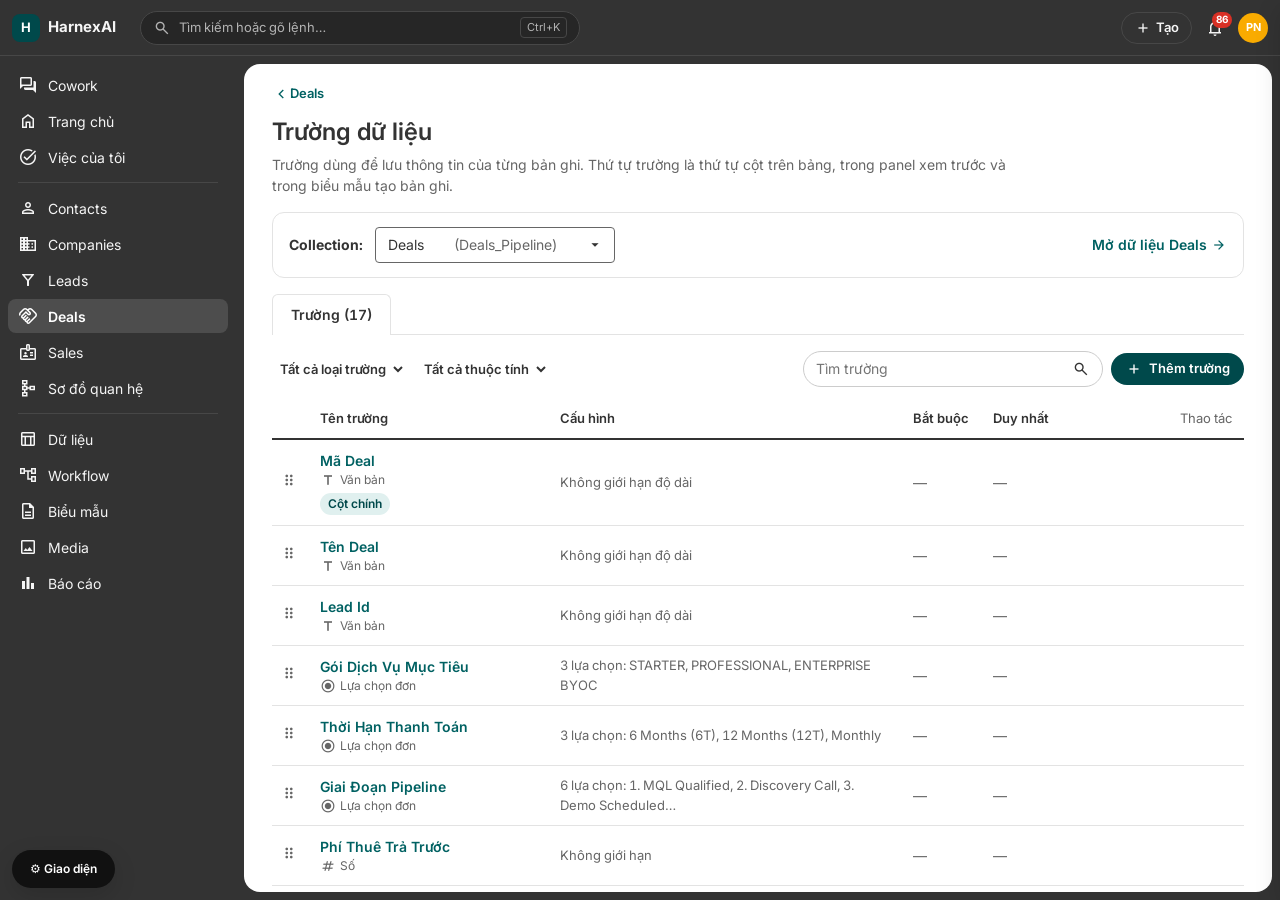
<file: crm-quan-ly-truong-hubspot.html>
<!DOCTYPE html>
<html lang="vi" data-brand="crm">
<head>
<meta charset="utf-8">
<meta name="viewport" content="width=device-width, initial-scale=1">
<title>Trường dữ liệu — Deals · HarnexAI CRM (mockup)</title>
<link rel="preconnect" href="https://fonts.googleapis.com">
<link rel="preconnect" href="https://fonts.gstatic.com" crossorigin>
<link href="https://fonts.googleapis.com/css2?family=Inter:wght@400;500;600;700&family=Be+Vietnam+Pro:wght@400;500;600;700&display=swap" rel="stylesheet">
<link href="https://fonts.googleapis.com/css2?family=Material+Symbols+Outlined:opsz,wght,FILL,GRAD@20,400,0..1,0&display=block" rel="stylesheet">
<script>/* Chỉ hiện icon khi font Material Symbols đã tải xong, tránh lộ tên icon ("edit", "call"…) lúc tải lại trang */
(function(){var d=document,n=0;function ok(){d.documentElement.classList.add('icons-ready')}
function go(){if(!d.fonts||!d.fonts.load)return ok();d.fonts.load('20px "Material Symbols Outlined"').then(function(r){r&&r.length?ok():retry()},retry)}
function retry(){if(n++<120)setTimeout(go,250)}
d.readyState==='loading'?d.addEventListener('DOMContentLoaded',go):go()})();</script>
<link rel="stylesheet" href="crm-shared.css">
<style>
/* ═══ Quản lý trường dữ liệu của collection Deals_Pipeline ═══
   Chức năng: theo trang /data/:id/fields của ERP (khảo sát 24/09/2026)
     · danh sách trường theo thứ tự, kéo ⠿ đổi thứ tự · Thêm trường (14 loại) · Chỉnh sửa · Xóa
     · cấu hình: Tên trường*, Bắt buộc, Duy nhất, Độ dài tối đa (Văn bản), Giá trị nhỏ/lớn nhất (Số, Tiền tệ),
       Danh sách lựa chọn / trạng thái, Collection liên kết + Cột hiển thị (Liên kết)
   UX: theo Settings › Properties của HubSpot — bảng thuộc tính, lọc theo loại, tìm kiếm,
     tên là link mở panel phải, nút "Chỉnh sửa" + menu "Khác" khi rê chuột, panel "Tạo thuộc tính" với ô chọn loại có tìm kiếm. */
.frame{position:relative;overflow:auto}
.wrap{padding:16px;max-width:1280px;width:100%}
@media(min-width:905px){.wrap{padding:20px 28px}}
.crumb{display:inline-flex;align-items:center;font-size:13px;font-weight:600;color:var(--link)}
.crumb:hover{text-decoration:underline}
h1{font-size:24px;font-weight:600;margin:6px 0 4px}
.lead{color:var(--on-surface-variant);font-size:14px;max-width:760px}
.objbar{display:flex;align-items:center;gap:12px;flex-wrap:wrap;margin:16px 0;padding:14px 16px;border:1px solid var(--outline-variant);border-radius:var(--radius-lg)}
.objbar b{font-size:14px}
.objsel{display:inline-flex;align-items:center;gap:8px;height:36px;padding:0 10px 0 12px;min-width:240px;border:1px solid var(--on-surface-variant);border-radius:var(--radius-sm);background:var(--surface);font-size:14px;justify-content:space-between}
.objbar .go{margin-left:auto;font-weight:600;color:var(--link);font-size:14px;display:inline-flex;align-items:center;gap:4px}
.objbar .go:hover{text-decoration:underline}
.tabs{display:flex;gap:0;border-bottom:1px solid var(--outline-variant);margin-top:4px}
.tab{height:40px;padding:0 18px;font-weight:600;font-size:14px;border:1px solid var(--outline-variant);border-bottom:none;border-radius:6px 6px 0 0;background:var(--surface-variant);color:var(--on-surface-variant)}
.tab[aria-selected="true"]{background:var(--surface);color:var(--on-surface);margin-bottom:-1px;height:41px}
.bar{display:flex;align-items:center;gap:10px;flex-wrap:wrap;padding:16px 0 12px}
.dd{height:32px;border:none;background:none;font-weight:600;font-size:13px;color:var(--on-surface);padding:0 4px;cursor:pointer}
.srch{display:flex;align-items:center;gap:6px;height:36px;width:300px;max-width:100%;padding:0 12px;border:1px solid var(--outline);border-radius:var(--btn-radius)}
.srch input{flex:1;min-width:0;border:none;outline:none;background:none;font-size:14px}
.bar .r{margin-left:auto;display:flex;gap:8px;align-items:center}
@media(max-width:599px){.bar .r{margin-left:0;width:100%}.bar .srch{flex:1;width:auto;min-width:0}.objsel{min-width:0;width:100%}.objbar>div{flex:1 1 100%}}
.note{font-size:12px;color:var(--on-surface-variant);display:flex;align-items:center;gap:4px}

/* Bảng trường */
table{width:100%;border-collapse:separate;border-spacing:0}
th{position:sticky;top:0;z-index:1;background:var(--surface);text-align:left;font-size:13px;font-weight:600;color:var(--on-surface);padding:10px 12px;border-bottom:2px solid var(--on-surface);white-space:nowrap}
td{padding:10px 12px;border-bottom:1px solid var(--outline-variant);vertical-align:middle;font-size:14px}
tbody tr{background:var(--surface)}
tbody tr:hover td{background:var(--surface-variant)}
tr.drag td{opacity:.45}
tr.over td{box-shadow:inset 0 2px 0 var(--primary)}
td.h{width:36px;padding:0 0 0 8px;color:var(--on-surface-variant);cursor:grab}
td.h.off{cursor:default;opacity:.35}
.nm{display:flex;flex-direction:column;min-width:0}
.nm a{font-weight:600;color:var(--link);align-self:flex-start}
.nm a:hover{text-decoration:underline}
.nm small{font-size:12px;color:var(--on-surface-variant);display:flex;align-items:center;gap:4px}
.ty{display:inline-flex;align-items:center;gap:6px;white-space:nowrap}
.ty .ms{color:var(--on-surface-variant)}
.cfg{color:var(--on-surface-variant);font-size:13px}
.tag{display:inline-flex;align-items:center;height:22px;padding:0 8px;border-radius:var(--radius-pill);font-size:12px;font-weight:600;background:var(--surface-2);color:var(--on-surface-variant);white-space:nowrap}
.tag.req{background:var(--error-container);color:var(--error)}
.tag.pk{background:var(--primary-container);color:var(--on-primary-container)}
.acts{width:1%;white-space:nowrap;text-align:right;position:relative}
.acts .in{display:inline-flex;gap:6px;opacity:0;transition:opacity var(--dur)}
tr:hover .acts .in,tr:focus-within .acts .in{opacity:1}
@media(hover:none){.acts .in{opacity:1}}
.c-nm{min-width:240px}
.tags{display:flex;gap:6px;flex-wrap:wrap;margin-top:4px}
.tag.mob{display:none}
@media(max-width:904px){
  .c-cfg,.c-req,.c-uni{display:none}
  .c-nm{min-width:0}
  .tag.mob{display:inline-flex}
  .acts .in{opacity:1}
  .acts .edt{display:none}
}
.empty{padding:40px 16px;text-align:center;color:var(--on-surface-variant)}
.foot{display:flex;align-items:center;gap:8px;padding:14px 0;font-size:13px;color:var(--on-surface-variant)}

/* Panel tạo / sửa trường (HubSpot "Create new property") */
.fp .pn-b{display:flex;flex-direction:column;gap:18px}
.fl{display:flex;flex-direction:column;gap:6px;font-size:14px;font-weight:600}
.fl .in{height:38px;border:1px solid var(--outline);border-radius:var(--radius-sm);padding:0 10px;background:var(--surface);font-weight:400}
.fl .in:focus{outline:2px solid var(--primary);outline-offset:-1px;border-color:transparent}
.fl small{font-weight:400;color:var(--on-surface-variant);font-size:12px}
.two{display:grid;grid-template-columns:1fr 1fr;gap:12px}
.chk{display:flex;align-items:center;gap:10px;font-size:14px;cursor:pointer}
.chk input{width:16px;height:16px;accent-color:var(--primary)}
.tsel{position:relative}
.tbtn{width:100%;height:38px;display:flex;align-items:center;gap:8px;padding:0 10px;border:1px solid var(--outline);border-radius:var(--radius-sm);background:var(--surface);font-weight:400;text-align:left}
.tbtn .ms:last-child{margin-left:auto}
.tbtn[disabled]{background:var(--surface-variant);cursor:not-allowed}
.tpop{position:absolute;left:0;right:0;top:42px;z-index:5;background:var(--surface);border:1px solid var(--outline-variant);border-radius:var(--radius-md);box-shadow:var(--shadow-2);padding:8px;display:none}
.tpop.open{display:block}
.tpop input{width:100%;height:34px;border:1px solid var(--primary);border-radius:var(--btn-radius);padding:0 12px;margin-bottom:6px;background:var(--surface);outline:none}
.tpop .ls{max-height:260px;overflow-y:auto}
.tpop button{display:flex;align-items:center;gap:10px;width:100%;min-height:34px;padding:0 8px;border-radius:var(--radius-sm);text-align:left;font-weight:400}
.tpop button:hover,.tpop button.cur{background:var(--surface-2)}
.tpop button .ms{color:var(--on-surface-variant)}
.opts{display:flex;flex-direction:column;gap:8px}
.orow{display:flex;align-items:center;gap:8px}
.orow .sw{width:12px;height:12px;border-radius:3px;flex:none;background:var(--c1)}
.orow .sw.c2{background:var(--c2)}.orow .sw.c3{background:var(--c3)}.orow .sw.c4{background:var(--c4)}.orow .sw.c5{background:var(--c5)}.orow .sw.c6{background:var(--c6)}.orow .sw.c7{background:var(--c7)}
.orow .in{flex:1;height:36px}
.orow .del{width:32px;height:32px;border-radius:var(--radius-sm);display:grid;place-items:center;color:var(--on-surface-variant);border:1px solid var(--outline)}
.orow .del:hover{color:var(--error);border-color:var(--error)}
.addopt{align-self:flex-start;display:inline-flex;align-items:center;gap:4px;font-size:13px;font-weight:600;color:var(--link);height:28px}
.info{font-size:12px;color:var(--on-surface-variant);background:var(--surface-variant);border-radius:var(--radius-md);padding:10px 12px;display:flex;gap:8px}
.info .ms{font-size:18px;color:var(--on-surface-variant)}
.fp .pn-f .lk{margin-left:auto;font-weight:600;color:var(--link);font-size:13px}
</style>
</head>
<body>
<div class="app">
  <header class="topbar" id="topbar"></header>
  <nav class="sidebar" id="sidebar" aria-label="Điều hướng chính"></nav>
  <main class="main"><div class="frame"><div class="wrap">
    <a class="crumb" href="crm-giao-dich-hubspot.html"><span class="ms sm">chevron_left</span>Deals</a>
    <h1>Trường dữ liệu</h1>
    <p class="lead">Trường dùng để lưu thông tin của từng bản ghi. Thứ tự trường là thứ tự cột trên bảng, trong panel xem trước và trong biểu mẫu tạo bản ghi.</p>

    <div class="objbar">
      <b>Collection:</b>
      <div style="position:relative">
        <button class="objsel" id="objBtn" aria-haspopup="menu">Deals <span class="nil">(Deals_Pipeline)</span><span class="ms sm">arrow_drop_down</span></button>
        <div class="pop" id="objPop" role="menu" style="top:40px;left:0"></div>
      </div>
      <a class="go" href="crm-giao-dich-hubspot.html">Mở dữ liệu Deals<span class="ms xs">arrow_forward</span></a>
    </div>

    <div class="tabs" role="tablist"><button class="tab" role="tab" aria-selected="true" id="tabF">Trường</button></div>

    <div class="bar">
      <select class="dd" id="tf" aria-label="Lọc theo loại trường"></select>
      <select class="dd" id="pf" aria-label="Lọc theo thuộc tính"><option value="">Tất cả thuộc tính</option><option value="req">Bắt buộc</option><option value="uni">Duy nhất</option></select>
      <div class="r">
        <label class="srch"><input id="q" placeholder="Tìm trường" aria-label="Tìm trường"><span class="ms sm">search</span></label>
        <button class="btn btn--primary" id="addBtn"><span class="ms sm">add</span>Thêm trường</button>
      </div>
    </div>

    <table aria-label="Danh sách trường">
      <thead><tr><th class="h" aria-label="Kéo để đổi thứ tự"></th><th class="c-nm">Tên trường</th><th class="c-cfg">Cấu hình</th><th class="c-req">Bắt buộc</th><th class="c-uni">Duy nhất</th><th style="text-align:right"><span class="nil" style="font-weight:400">Thao tác</span></th></tr></thead>
      <tbody id="tb"></tbody>
    </table>
    <div class="foot" id="foot"></div>
  </div><div class="pop" id="morePop" role="menu"></div></div></main>
</div>
<div class="scrim" id="scrim"></div>
<aside class="panel fp" id="panel" aria-label="Tạo / chỉnh sửa trường"></aside>
<div class="modal-bg" id="modal"></div>
<div class="demo" id="demo" role="group" aria-label="Điều khiển mockup"></div>
<div class="toast" id="toast" role="status"></div>

<script src="crm-shared.js"></script>
<script>
const {FIELDS,F,TYPES,TYPE,api,esc,toast,confirmBox,$} = HX;
HX.shell();
const st = { q:'', type:'', prop:'' };

/* ── Menu chọn collection (như "Select an object" của HubSpot) ── */
$('#objPop').innerHTML = `<button class="mi" style="font-weight:700"><span class="ms sm">check</span>Deals <small class="nil">(Deals_Pipeline)</small></button>`
  + HX.OTHERS.map(o => `<button class="mi" data-toast="Mở trường của collection ${o}"><span class="ms sm" style="visibility:hidden">check</span>${o}</button>`).join('');
$('#objBtn').onclick = e => { e.stopPropagation(); $('#morePop').classList.remove('open'); $('#objPop').classList.toggle('open'); };

/* ── Lọc + tìm ── */
function drawTypeFilter(){
  const cur = $('#tf').value;
  $('#tf').innerHTML = `<option value="">Tất cả loại trường</option>` + TYPES.filter(([c]) => FIELDS.some(f => f.type === c)).map(([c, n]) => `<option value="${c}">${n}</option>`).join('');
  $('#tf').value = [...$('#tf').options].some(o => o.value === cur) ? cur : '';
}
$('#tf').onchange = e => { st.type = e.target.value; render(); };
$('#pf').onchange = e => { st.prop = e.target.value; render(); };
$('#q').oninput = e => { st.q = e.target.value.trim().toLowerCase(); render(); };
const filtered = () => !!(st.q || st.type || st.prop);

/* Tóm tắt cấu hình theo loại (đúng các ô trong drawer ERP) */
function cfgText(f){
  if (HX.hasChoices(f.type)) return `${(f.choices || []).length} ${f.type === 'STATUS' ? 'trạng thái' : 'lựa chọn'}` + ((f.choices || []).length ? ': ' + f.choices.slice(0, 3).map(esc).join(', ') + (f.choices.length > 3 ? '…' : '') : '');
  if (f.type === 'TEXT') return f.maxLength ? `Tối đa ${f.maxLength} ký tự` : 'Không giới hạn độ dài';
  if (HX.isNum(f.type)) { const a = f.min != null && f.min !== '', b = f.max != null && f.max !== '';
    return a || b ? `${a ? f.min : '…'} – ${b ? f.max : '…'}` : 'Không giới hạn'; }
  if (f.type === 'RELATION') return `Liên kết tới <b>${esc(f.target || '—')}</b>${f.display ? ' · hiển thị ' + esc(f.display) : ''}`;
  return '—';
}
const used = k => HX.api.list().filter(r => !HX.empty(r.values[k]) && r.values[k] !== false).length;

/* ── Bảng ── */
function render(){
  drawTypeFilter();
  const list = FIELDS.filter(f => (!st.q || f.name.toLowerCase().includes(st.q) || f.key.includes(st.q)) && (!st.type || f.type === st.type)
    && (!st.prop || (st.prop === 'req' ? f.required : f.unique)));
  const dragOk = !filtered();
  $('#tabF').textContent = `Trường (${FIELDS.length})`;
  $('#tb').innerHTML = list.length ? list.map(f => { const T = TYPE[f.type];
    return `<tr data-k="${f.key}" ${dragOk ? 'draggable="true"' : ''}>
      <td class="h ${dragOk ? '' : 'off'}" title="${dragOk ? 'Kéo để đổi thứ tự' : 'Bỏ lọc / tìm kiếm để kéo đổi thứ tự'}"><span class="ms sm">drag_indicator</span></td>
      <td class="c-nm"><div class="nm"><a href="#" data-edit="${f.key}">${esc(f.name)}</a><small><span class="ms xs">${T.icon}</span>${T.name}</small>
        ${f.primary || f.required || f.unique ? `<div class="tags">${f.primary ? '<span class="tag pk" title="Trường đầu tiên là cột chính của bảng">Cột chính</span>' : ''}${f.required ? '<span class="tag req mob">Bắt buộc</span>' : ''}${f.unique ? '<span class="tag mob">Duy nhất</span>' : ''}</div>` : ''}</div></td>
      <td class="c-cfg cfg">${cfgText(f)}</td>
      <td class="c-req">${f.required ? '<span class="tag req">Bắt buộc</span>' : '<span class="nil">—</span>'}</td>
      <td class="c-uni">${f.unique ? '<span class="tag">Duy nhất</span>' : '<span class="nil">—</span>'}</td>
      <td class="acts"><span class="in"><button class="btn btn--secondary sm edt" data-edit="${f.key}">Chỉnh sửa</button>
        <button class="btn btn--secondary sm" data-more="${f.key}" aria-haspopup="menu">Khác<span class="ms xs">arrow_drop_down</span></button></span></td></tr>`; }).join('')
    : `<tr><td colspan="6" class="empty">Không có trường phù hợp${st.q ? ` với “${esc(st.q)}”` : ''}.</td></tr>`;
  $('#foot').innerHTML = `${FIELDS.length} trường${filtered() ? ` · đang hiển thị ${list.length}` : ''} · <span class="note"><span class="ms xs">drag_indicator</span>${dragOk ? 'Kéo để đổi thứ tự — áp dụng cho cột bảng và biểu mẫu' : 'Bỏ lọc để kéo đổi thứ tự'}</span>`;
}

/* ── Kéo thả đổi thứ tự (ERP: drag ⠿) ── */
let dragKey = null;
$('#tb').addEventListener('dragstart', e => { const tr = e.target.closest('tr[data-k]'); if (!tr) return; dragKey = tr.dataset.k; tr.classList.add('drag'); e.dataTransfer.effectAllowed = 'move'; e.dataTransfer.setData('text/plain', dragKey); });
$('#tb').addEventListener('dragend', () => { dragKey = null; document.querySelectorAll('tr.drag,tr.over').forEach(x => x.classList.remove('drag', 'over')); });
$('#tb').addEventListener('dragover', e => { const tr = e.target.closest('tr[data-k]'); if (!tr || !dragKey) return; e.preventDefault();
  document.querySelectorAll('tr.over').forEach(x => x !== tr && x.classList.remove('over')); tr.classList.add('over'); });
$('#tb').addEventListener('drop', e => { const tr = e.target.closest('tr[data-k]'); if (!tr || !dragKey || tr.dataset.k === dragKey) return; e.preventDefault();
  const to = FIELDS.findIndex(f => f.key === tr.dataset.k); api.moveField(dragKey, to); render(); toast('Đã đổi thứ tự trường'); });

/* ── Menu "Khác": đổi thứ tự bằng bàn phím · xoá ── */
function moreMenu(btn, key){
  const p = $('#morePop'), i = FIELDS.findIndex(f => f.key === key), fr = document.querySelector('.frame'), r = btn.getBoundingClientRect(), b = fr.getBoundingClientRect();
  p.style.left = Math.max(8, r.right - b.left + fr.scrollLeft - 230) + 'px'; p.style.top = (r.bottom - b.top + fr.scrollTop + 4) + 'px'; p.style.width = '230px';
  p.innerHTML = `<button class="mi" data-mv="0" ${i === 0 || filtered() ? 'disabled' : ''}><span class="ms sm">vertical_align_top</span>Chuyển lên đầu (cột chính)</button>
    <button class="mi" data-mv="${i - 1}" ${i === 0 || filtered() ? 'disabled' : ''}><span class="ms sm">arrow_upward</span>Chuyển lên</button>
    <button class="mi" data-mv="${i + 1}" ${i === FIELDS.length - 1 || filtered() ? 'disabled' : ''}><span class="ms sm">arrow_downward</span>Chuyển xuống</button>
    <div class="sep"></div><button class="mi" data-del style="color:var(--error)"><span class="ms sm">delete</span>Xóa trường</button>`;
  p.querySelectorAll('[disabled]').forEach(x => x.style.opacity = .45);
  p.onclick = e => { e.stopPropagation(); const mv = e.target.closest('[data-mv]:not([disabled])');
    if (mv) { api.moveField(key, +mv.dataset.mv); p.classList.remove('open'); render(); toast('Đã đổi thứ tự trường'); $(`[data-more="${key}"]`)?.focus(); return; }
    if (e.target.closest('[data-del]')) { p.classList.remove('open'); delField(key); } };
  $('#objPop').classList.remove('open'); p.classList.add('open'); p.querySelector('.mi:not([disabled])')?.focus();
}
function delField(key){
  const f = F[key]; if (!f) return;
  if (FIELDS.length === 1) { toast('Collection cần ít nhất một trường'); return; }
  const n = used(key);
  confirmBox('Xóa trường', `Xóa trường <b>“${esc(f.name)}”</b>? ${n ? `Dữ liệu của trường này ở <b>${n} bản ghi</b> sẽ bị xóa. ` : ''}Không thể hoàn tác.`, 'Xóa trường', () => {
    api.removeField(key); render(); toast(`Đã xóa trường “${f.name}”`); });
}

/* ── Panel Tạo / Chỉnh sửa trường ── */
function openField(key){
  const f = key ? F[key] : null, p = $('#panel');
  let type = f ? f.type : 'TEXT';
  // Lựa chọn giữ giá trị gốc để đổi tên lựa chọn thì cập nhật luôn bản ghi đang dùng
  let opts = f && f.choices ? f.choices.map(c => ({v:c, o:c})) : [];
  p.innerHTML = `<div class="pn-h"><h2>${f ? 'Chỉnh sửa trường' : 'Tạo trường mới'}</h2><button class="btn btn--text btn--icon" data-pclose aria-label="Đóng"><span class="ms">close</span></button></div>
    <form class="pn-b" id="ff" novalidate>
      <label class="fl"><span>Tên trường <span class="req">*</span></span><input class="in" id="fName" value="${f ? esc(f.name) : ''}" placeholder="Nhập tên trường…" autocomplete="off"></label>
      <div class="fl"><span>Loại trường <span class="req">*</span></span>
        <div class="tsel"><button type="button" class="tbtn" id="tBtn" ${f ? 'disabled' : ''} aria-haspopup="listbox"></button>
          <div class="tpop" id="tPop"><input id="tQ" placeholder="Tìm loại trường" aria-label="Tìm loại trường"><div class="ls" id="tL" role="listbox"></div></div></div>
        ${f ? '<small>Không đổi được loại sau khi tạo trường.</small>' : ''}</div>
      <div style="display:flex;flex-direction:column;gap:10px">
        <label class="chk"><input type="checkbox" id="fReq" ${f && f.required ? 'checked' : ''}>Bắt buộc</label>
        <label class="chk"><input type="checkbox" id="fUni" ${f && f.unique ? 'checked' : ''}>Duy nhất <small class="nil" style="font-size:12px">— không cho 2 bản ghi trùng giá trị</small></label>
      </div>
      <div id="cfg" style="display:flex;flex-direction:column;gap:12px"></div>
      <p class="err" id="fErr" role="alert"></p>
    </form>
    <div class="pn-f"><button class="btn btn--primary" id="fSave">${f ? 'Lưu' : 'Tạo trường'}</button><button class="btn btn--secondary" data-pclose>Huỷ</button>
      ${f ? `<button class="lk" id="fDel" style="color:var(--error)">Xóa trường</button>` : ''}</div>`;

  const drawType = () => { const T = TYPE[type]; $('#tBtn', p).innerHTML = `<span class="ms sm">${T.icon}</span>${T.name}<span class="ms sm">arrow_drop_down</span>`; };
  const drawTypes = q => { $('#tL', p).innerHTML = TYPES.filter(([, n]) => !q || n.toLowerCase().includes(q)).map(([c, n, i]) => `<button type="button" role="option" class="${c === type ? 'cur' : ''}" data-t="${c}"><span class="ms sm">${i}</span>${n}</button>`).join('') || '<div class="nil" style="padding:8px">Không có loại phù hợp</div>'; };
  const drawOpts = () => { const box = $('#optBox', p); if (!box) return;
    box.innerHTML = opts.map((o, i) => `<div class="orow"><span class="sw c${i % 5 + 1}" aria-hidden="true"></span><input class="in" data-o="${i}" value="${esc(o.v)}" placeholder="${type === 'STATUS' ? 'Trạng thái' : 'Lựa chọn'} ${i + 1}" aria-label="${type === 'STATUS' ? 'Trạng thái' : 'Lựa chọn'} ${i + 1}"><button type="button" class="del" data-odel="${i}" aria-label="Xóa ${esc(o.v || 'lựa chọn')}"><span class="ms xs">close</span></button></div>`).join(''); };
  const drawCfg = () => {
    const c = $('#cfg', p);
    if (type === 'TEXT') c.innerHTML = `<label class="fl">Độ dài tối đa<input class="in" id="cMax" type="number" min="1" value="${f && f.maxLength || ''}" placeholder="Không giới hạn"></label>`;
    else if (HX.isNum(type)) c.innerHTML = `<div class="two"><label class="fl">Giá trị nhỏ nhất<input class="in" id="cMin" type="number" value="${f && f.min != null ? f.min : ''}" placeholder="Không giới hạn"></label>
      <label class="fl">Giá trị lớn nhất<input class="in" id="cMaxN" type="number" value="${f && f.max != null ? f.max : ''}" placeholder="Không giới hạn"></label></div>`;
    else if (HX.hasChoices(type)) { if (!opts.length) opts = [{v:'', o:null}];
      c.innerHTML = `<div class="fl"><span>${type === 'STATUS' ? 'Danh sách trạng thái' : 'Danh sách lựa chọn'} <span class="req">*</span></span><div class="opts" id="optBox"></div>
        <button type="button" class="addopt" id="optAdd"><span class="ms xs">add</span>${type === 'STATUS' ? 'Thêm trạng thái' : 'Thêm lựa chọn'}</button>
        <small>Màu nhãn theo thứ tự lựa chọn.</small></div>`; drawOpts(); }
    else if (type === 'RELATION') { const tgt = f ? f.target : '';
      const disp = tgt === HX.COLLECTION.name ? FIELDS.filter(x => x.type === 'TEXT') : [];
      c.innerHTML = `<label class="fl"><span>Collection liên kết <span class="req">*</span></span><select class="in" id="cTgt"><option value="">-- Chọn collection --</option>${HX.REL_TARGETS.map(t => `<option ${t === tgt ? 'selected' : ''}>${t}</option>`).join('')}</select></label>
        <label class="fl">Cột hiển thị (tuỳ chọn)<select class="in" id="cDisp"><option value="">Tự động — trường văn bản đầu tiên</option>${disp.map(x => `<option value="${x.key}" ${f && f.display === x.key ? 'selected' : ''}>${esc(x.name)}</option>`).join('')}</select></label>
        <div class="info"><span class="ms">info</span>Giá trị của trường Liên kết chỉ sửa được ở trang chi tiết bản ghi.</div>`; }
    else c.innerHTML = '';
  };
  drawType(); drawCfg();

  const tPop = $('#tPop', p);
  $('#tBtn', p).onclick = () => { if (f) return; tPop.classList.toggle('open'); if (tPop.classList.contains('open')) { drawTypes(''); const q = $('#tQ', p); q.value = ''; q.focus(); } };
  $('#tQ', p).oninput = e => drawTypes(e.target.value.trim().toLowerCase());
  $('#tQ', p).onkeydown = e => { if (e.key === 'Escape') { e.stopPropagation(); tPop.classList.remove('open'); $('#tBtn', p).focus(); } if (e.key === 'Enter') { e.preventDefault(); $('#tL button', p)?.click(); } };
  $('#tL', p).onclick = e => { const b = e.target.closest('[data-t]'); if (!b) return; type = b.dataset.t; opts = []; tPop.classList.remove('open'); drawType(); drawCfg(); $('#tBtn', p).focus(); };
  p.oninput = e => { const i = e.target.dataset.o; if (i !== undefined && opts[+i]) opts[+i].v = e.target.value; };
  p.onclick = e => {
    if (e.target.closest('[data-pclose]')) { closeP(); return; }
    if (!e.target.closest('.tsel')) tPop.classList.remove('open');
    if (e.target.closest('#optAdd')) { opts.push({v:'', o:null}); drawOpts(); $(`[data-o="${opts.length - 1}"]`, p).focus(); return; }
    const od = e.target.closest('[data-odel]'); if (od) { opts.splice(+od.dataset.odel, 1); drawOpts(); return; }
    if (e.target.closest('#fSave')) save();
    if (e.target.closest('#fDel')) { closeP(); delField(f.key); }
  };
  p.onkeydown = e => { if (e.key === 'Enter' && e.target.id === 'fName') { e.preventDefault(); save(); }
    if (e.key === 'Enter' && e.target.dataset.o !== undefined) { e.preventDefault(); $('#optAdd', p).click(); } };
  $('#ff', p).onsubmit = e => { e.preventDefault(); save(); };

  function save(){
    const err = m => { $('#fErr', p).textContent = m; return false; };
    const name = $('#fName', p).value.trim();
    if (!name) { $('#fName', p).focus(); return err('Nhập tên trường'); }
    if (FIELDS.some(x => x.key !== (f && f.key) && x.name.trim().toLowerCase() === name.toLowerCase())) { $('#fName', p).focus(); return err(`Đã có trường tên “${name}”`); }
    const d = { name, type, required: $('#fReq', p).checked, unique: $('#fUni', p).checked };
    if (type === 'TEXT') { const m = $('#cMax', p).value; d.maxLength = m ? Number(m) : null; }
    if (HX.isNum(type)) { const a = $('#cMin', p).value, b = $('#cMaxN', p).value; d.min = a === '' ? null : Number(a); d.max = b === '' ? null : Number(b);
      if (d.min != null && d.max != null && d.min > d.max) return err('Giá trị nhỏ nhất phải ≤ giá trị lớn nhất'); }
    if (HX.hasChoices(type)) { const vals = opts.map(o => o.v.trim()).filter(Boolean);
      if (!vals.length) return err(`Thêm ít nhất 1 ${type === 'STATUS' ? 'trạng thái' : 'lựa chọn'}`);
      if (new Set(vals.map(v => v.toLowerCase())).size !== vals.length) return err('Các lựa chọn không được trùng nhau');
      d.choices = vals; }
    if (type === 'RELATION') { d.target = $('#cTgt', p).value; d.display = $('#cDisp', p).value; if (!d.target) return err('Chọn collection liên kết'); }
    if (f) {
      // Đổi tên lựa chọn → cập nhật giá trị ở các bản ghi đang dùng
      if (HX.hasChoices(type)) opts.forEach(o => { const nv = o.v.trim(); if (o.o && nv && nv !== o.o) HX.api.list().forEach(r => {
        const v = r.values[f.key]; if (Array.isArray(v)) { if (v.includes(o.o)) HX.api.update(r.id, f.key, v.map(x => x === o.o ? nv : x)); } else if (v === o.o) HX.api.update(r.id, f.key, nv); }); });
      api.updateField(f.key, d); toast(`Đã lưu trường “${name}”`);
    } else { api.addField(d); toast(`Đã tạo trường “${name}” — cột mới hiện trên bảng Deals`); }
    closeP(); render();
  }
  p.classList.add('open'); document.body.classList.add('panel-open'); setTimeout(() => $('#fName', p).focus(), 60);
}
function closeP(){ $('#panel').classList.remove('open'); document.body.classList.remove('panel-open'); }

/* ── Sự kiện chung ── */
$('#addBtn').onclick = () => openField(null);
$('#tb').onclick = e => { const ed = e.target.closest('[data-edit]'); if (ed) { e.preventDefault(); openField(ed.dataset.edit); return; }
  const m = e.target.closest('[data-more]'); if (m) { e.stopPropagation(); const p = $('#morePop'); if (p.classList.contains('open') && p.dataset.k === m.dataset.more) { p.classList.remove('open'); return; } p.dataset.k = m.dataset.more; moreMenu(m, m.dataset.more); } };
document.addEventListener('click', e => { const t = e.target.closest('[data-toast]'); if (t) toast(t.dataset.toast);
  if (!e.target.closest('.pop')) document.querySelectorAll('.pop.open').forEach(p => p.classList.remove('open')); });
document.addEventListener('keydown', e => { if (e.key !== 'Escape') return;
  if ($('#modal').classList.contains('open')) return;
  if (document.querySelector('.pop.open')) { document.querySelectorAll('.pop.open').forEach(p => p.classList.remove('open')); return; }
  if ($('#panel').classList.contains('open')) closeP(); });
$('#scrim').addEventListener('click', closeP);

render();
// Liên kết sâu: ?new=1 (từ "Tạo trường mới" ở bảng Deals) · ?edit=<key>
const qs = new URLSearchParams(location.search);
if (qs.get('new')) openField(null); else if (qs.get('edit') && F[qs.get('edit')]) openField(qs.get('edit'));
</script>
</body>
</html>
</file>
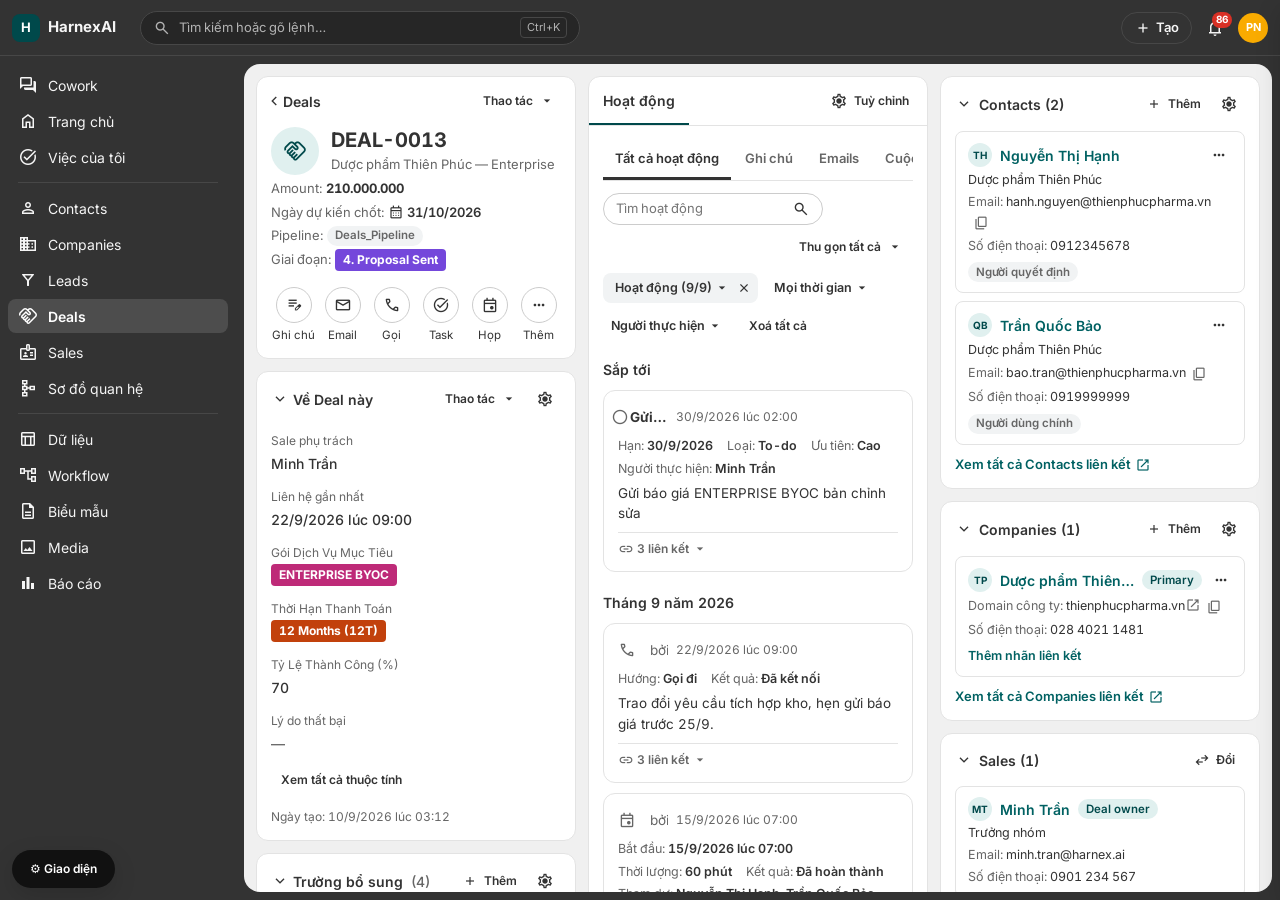
<file: crm-record-hubspot.html>
<!DOCTYPE html>
<html lang="vi" data-brand="crm">
<head>
<meta charset="utf-8">
<meta name="viewport" content="width=device-width, initial-scale=1">
<title>Bản ghi — HarnexAI CRM (mockup)</title>
<link rel="preconnect" href="https://fonts.googleapis.com">
<link rel="preconnect" href="https://fonts.gstatic.com" crossorigin>
<link href="https://fonts.googleapis.com/css2?family=Inter:wght@400;500;600;700&family=Be+Vietnam+Pro:wght@400;500;600;700&display=swap" rel="stylesheet">
<link href="https://fonts.googleapis.com/css2?family=Material+Symbols+Outlined:opsz,wght,FILL,GRAD@20,400,0..1,0&display=block" rel="stylesheet">
<script>/* Chỉ hiện icon khi font Material Symbols đã tải xong, tránh lộ tên icon ("edit", "call"…) lúc tải lại trang */
(function(){var d=document,n=0;function ok(){d.documentElement.classList.add('icons-ready')}
function go(){if(!d.fonts||!d.fonts.load)return ok();d.fonts.load('20px "Material Symbols Outlined"').then(function(r){r&&r.length?ok():retry()},retry)}
function retry(){if(n++<120)setTimeout(go,250)}
d.readyState==='loading'?d.addEventListener('DOMContentLoaded',go):go()})();</script>
<link rel="stylesheet" href="crm-shared.css">
<style>
/* ═══ Record page dùng chung cho Contact · Company · Deal (?type=contact|company|deal&id=…) ═══
   Clone record page HubSpot (khảo sát portal 247428660, 29/09/2026):
   trái = định danh (đổi tên ✎, email ↗ ⧉) + 6 nút nhanh + "Thông tin chính" (Thao tác ▾ · ⚙) — KHÔNG có thanh lifecycle, lifecycle là pill
   giữa = tab Tổng quan (Catch-up) | Hoạt động + "Tuỳ chỉnh" · phải = card liên kết (Companies · Deals · Tệp đính kèm). */
.frame.rec{overflow:auto;background:var(--page-bg)}
.grid{display:grid;grid-template-columns:1fr;gap:12px;padding:12px;align-items:start}
@media(min-width:905px){ .grid{grid-template-columns:320px 1fr} .col-r{grid-column:1/-1} }
@media(min-width:1240px){ .grid{grid-template-columns:320px minmax(0,1fr) 320px} .col-r{grid-column:auto} }
.col{display:flex;flex-direction:column;gap:12px;min-width:0}
.card{background:var(--surface);border:1px solid var(--outline-variant);border-radius:var(--radius-lg)}
.ch{display:flex;align-items:center;gap:6px;padding:12px 14px;font-weight:600}
.ch .r{margin-left:auto;display:flex;gap:2px;align-items:center}
.ch .tg{display:inline-flex;align-items:center;gap:4px;flex:1;min-width:0;text-align:left;font-weight:600;white-space:nowrap;overflow:hidden}
.ch .r .btn{white-space:nowrap}
.cb{padding:0 14px 14px}
.top{display:flex;align-items:center;justify-content:space-between;padding:10px 10px 0 8px}
.back{display:inline-flex;align-items:center;font-size:14px;font-weight:600}
.back:hover{color:var(--link)}
.idt{display:flex;gap:12px;align-items:center;padding:12px 14px 4px}
.idt .ic{width:48px;height:48px;border-radius:50%;background:var(--primary-container);color:var(--on-primary-container);display:grid;place-items:center;flex:none;font-weight:700;font-size:16px;overflow:hidden}
.idt .ic.sq{border-radius:var(--radius-md)}
.idt .ic .ms{font-size:24px;max-width:1.2em}
.idt h1{font-size:20px;font-weight:700;line-height:1.3;overflow-wrap:anywhere;display:inline}
.idt .ren{width:26px;height:26px;border-radius:var(--radius-sm);display:inline-grid;place-items:center;vertical-align:-4px;color:var(--on-surface-variant);opacity:0}
.idt:hover .ren,.ren:focus-visible{opacity:1}
.ren:hover{background:var(--surface-2)}
.sub{padding:0 14px 6px;font-size:13px;display:flex;flex-direction:column;gap:3px;min-width:0}
.sub a{color:var(--link);font-weight:600;overflow:hidden;text-overflow:ellipsis}
.sub .kv{display:flex;gap:4px;align-items:center;min-width:0}
.sub .kv>span:first-child{color:var(--on-surface-variant)}
.sub .ib{width:24px;height:24px;border-radius:var(--radius-sm);display:grid;place-items:center;flex:none;color:var(--on-surface-variant)}
.sub .ib:hover{background:var(--surface-2);color:var(--on-surface)}
.qa{display:flex;justify-content:space-between;gap:4px;padding:10px 14px 14px}
.qa button{display:flex;flex-direction:column;align-items:center;gap:4px;font-size:11.5px;color:var(--on-surface);min-width:0;flex:1}
.qa .o{width:36px;height:36px;border-radius:50%;border:1px solid var(--outline);display:grid;place-items:center}
.qa button:hover .o{background:var(--surface-2)}
.prop.ro:hover{background:none}
.prop.ro .v{color:var(--on-surface)}
.tabs{display:flex;align-items:center;border-bottom:1px solid var(--outline-variant);padding-right:8px}
.tab{height:48px;padding:0 14px;white-space:nowrap;font-weight:600;color:var(--on-surface-variant);border-bottom:2px solid transparent}
.tab[aria-selected="true"]{color:var(--on-surface);border-bottom-color:var(--primary)}
.tabs .cust{margin-left:auto}
.pane{display:none;padding:14px}
.pane.on{display:block}
.dte{display:inline-flex;align-items:center;gap:3px;font-weight:600;border-radius:var(--radius-sm);padding:1px 4px;margin-left:-4px}
.dte:hover{background:var(--surface-2)}
/* Catch-up */
.cu-sec{margin-bottom:6px}
.cu-h{display:flex;align-items:center;gap:6px;font-size:18px;font-weight:600;padding:4px 0 10px}
.ib2{width:24px;height:24px;border-radius:var(--radius-sm);display:inline-grid;place-items:center;vertical-align:-6px;color:var(--on-surface-variant)}
.ib2:hover{background:var(--surface-2);color:var(--on-surface)}
.cu-src{display:flex;align-items:center;gap:2px;margin-top:8px}
.cu-seg{display:inline-flex;border:1px solid var(--outline);border-radius:var(--btn-radius);overflow:hidden;margin-bottom:14px}
.cu-seg button{height:30px;padding:0 14px;font-size:12.5px;font-weight:600;color:var(--on-surface-variant)}
.cu-seg button[aria-pressed="true"]{background:var(--primary-container);color:var(--on-primary-container)}
.cu-card{border:1px solid var(--outline-variant);border-radius:var(--radius-md);padding:14px;margin-bottom:12px}
.cu-card h3{display:flex;align-items:center;gap:6px;font-size:14px;margin-bottom:8px}
.cu-card h3 .r{margin-left:auto;position:relative}
.ai{display:inline-flex;align-items:center;gap:3px;height:20px;padding:0 8px;border-radius:var(--radius-pill);font-size:11px;font-weight:700;background:#EDE7F6;color:#5E35B1}
html[data-theme="dark"] .ai{background:#311B92;color:#D1C4E9}
.cu-sum{font-size:13.5px;line-height:1.6}
.cu-sum li{margin-left:18px}
.ask{display:flex;align-items:center;gap:6px;height:36px;padding:0 12px;border:1px solid var(--outline);border-radius:var(--btn-radius);margin-top:10px;color:var(--on-surface-variant)}
.ask input{flex:1;min-width:0;border:none;outline:none;background:none;font-size:13px;color:var(--on-surface)}
.ri{display:flex;gap:10px;align-items:flex-start;padding:10px 0;border-top:1px solid var(--outline-variant);font-size:13px}
.ri:first-of-type{border-top:none}
.ri .ms{color:var(--on-surface-variant);margin-top:1px}
.ri b{font-weight:600}
.cu-empty{display:flex;flex-direction:column;align-items:center;gap:8px;text-align:center;padding:18px 8px;color:var(--on-surface-variant);font-size:13px}
.cu-empty .ms{font-size:32px;max-width:none}
.hl{display:grid;gap:12px}
@media(min-width:720px){.hl{grid-template-columns:repeat(3,1fr)}}
.meta{font-size:12px;color:var(--on-surface-variant);padding:0 14px 14px}
/* Popover cố định theo nút bấm (không bị cắt bởi vùng cuộn) */
.fpop{position:fixed;z-index:80;max-height:min(420px,70vh);overflow-y:auto}
.fpop .srch2{height:32px;margin:2px 2px 6px}
.fpop .pop-form{display:flex;flex-direction:column;gap:10px;padding:8px}
.fpop .pop-form label{display:flex;flex-direction:column;gap:4px;font-size:12px;font-weight:600}
.fpop .pop-form input{height:34px;border:1px solid var(--outline);border-radius:var(--radius-md);padding:0 10px;background:var(--surface);font-weight:400}
.fpop .pop-form .row{display:flex;justify-content:flex-end;gap:6px}
.mi .soonb{margin-left:auto;white-space:nowrap;padding-left:8px;font-size:10.5px;font-weight:700;color:var(--on-surface-variant)}
.hist{display:flex;flex-direction:column;gap:0}
.hist .ri{padding:10px 0}
/* Phần 7: vùng "Trường bổ sung" (HubSpot: card thuộc tính tuỳ chỉnh ở sidebar trái) */
.ch .cnt{font-weight:500;color:var(--on-surface-variant);margin-left:4px}
.newb{display:inline-flex;align-items:center;height:16px;padding:0 6px;margin-left:6px;border-radius:var(--radius-pill);font-size:10px;font-weight:700;letter-spacing:.02em;background:#E3F2FD;color:#0B5CAD;vertical-align:1px}
html[data-theme="dark"] .newb{background:#0D3A66;color:#BBDEFB}
.xf-empty{display:flex;flex-direction:column;align-items:center;gap:8px;text-align:center;font-size:13px;color:var(--on-surface-variant);padding:6px 4px 4px}
.xf-empty .ms{font-size:28px;max-width:none}
.xf-l{display:flex;flex-direction:column;max-height:300px;overflow-y:auto}
.xf-l label{display:flex;align-items:center;gap:8px;min-height:32px;padding:0 8px;border-radius:var(--radius-sm);font-size:13px;cursor:pointer}
.xf-l label:hover{background:var(--surface-2)}
.xf-l input{accent-color:var(--primary)}
.xf-l small{margin-left:auto;font-size:11px;color:var(--on-surface-variant);white-space:nowrap}
.xf-g{font-size:11px;font-weight:700;letter-spacing:.04em;text-transform:uppercase;color:var(--on-surface-variant);padding:8px 8px 4px}
.nf{display:flex;flex-direction:column;gap:12px}
.nf label{display:flex;flex-direction:column;gap:4px;font-size:13px;font-weight:600}
.nf .in{height:36px;border:1px solid var(--outline);border-radius:var(--radius-md);padding:0 10px;background:var(--surface);font-weight:400;color:var(--on-surface)}
.nf textarea.in{height:auto;min-height:84px;padding:8px 10px;resize:vertical;font:inherit;font-weight:400}
.nf .chk{flex-direction:row;align-items:center;gap:8px;font-weight:500}
.nf .hint{font-size:12px;font-weight:400;color:var(--on-surface-variant)}
.nf .err{color:var(--error);font-size:12px;min-height:14px}
</style>
</head>
<body>
<div class="app">
  <header class="topbar" id="topbar"></header>
  <nav class="sidebar" id="sidebar" aria-label="Điều hướng chính"></nav>
  <main class="main"><div class="frame rec"><div class="grid" id="grid">
    <div class="col col-l">
      <section class="card" id="idCard"></section>
      <section class="card" id="keyCard"><div class="ch"><button class="tg" id="keyTg" aria-expanded="true"><span class="ms sm" id="keyIc">expand_more</span><span id="propT"></span></button>
        <span class="r"><button class="btn btn--text sm" data-keymenu>Thao tác<span class="ms xs">arrow_drop_down</span></button><button class="btn btn--text btn--icon" id="propCfg" title="Chọn thuộc tính hiển thị" aria-label="Chọn thuộc tính hiển thị"><span class="ms sm">settings</span></button></span></div>
        <div class="cb" id="keyBody"><div class="props" id="props"></div><button class="btn btn--text sm" data-allprops style="margin-top:6px">Xem tất cả thuộc tính</button></div>
        <div class="meta" id="meta"></div></section>
      <section class="card" id="xfCard"><div class="ch"><button class="tg" id="xfTg" aria-expanded="true"><span class="ms sm" id="xfIc">expand_more</span>Trường bổ sung<span class="cnt" id="xfN"></span></button>
        <span class="r"><button class="btn btn--text sm" data-xfadd title="Tạo trường mới"><span class="ms xs">add</span>Thêm</button><button class="btn btn--text btn--icon" data-xfcfg title="Chọn trường hiển thị" aria-label="Chọn trường hiển thị trong Trường bổ sung"><span class="ms sm">settings</span></button></span></div>
        <div class="cb" id="xfBody"><div class="props" id="xf"></div></div></section>
    </div>
    <div class="col">
      <section class="card"><div class="tabs" role="tablist" id="tabs"></div>
        <div class="pane" id="pane-cu"></div><div class="pane on" id="pane-act"><div id="tl"></div></div></section>
    </div>
    <div class="col col-r" id="right"></div>
  </div></div></main>
</div>
<div class="pop fpop" id="fpop" role="menu"></div>
<div class="scrim" id="scrim"></div>
<aside class="panel" id="panel"></aside>
<div class="modal-bg" id="modal"></div>
<div class="demo" id="demo" role="group" aria-label="Điều khiển mockup"></div>
<div class="toast" id="toast" role="status"></div>

<script src="crm-shared.js"></script>
<script src="crm-objects.js"></script>
<script>
const {esc, fmt, display, toast, confirmBox, $} = HX;
const qs = new URLSearchParams(location.search);
const T = ['contact','company','deal'].includes(qs.get('type')) ? qs.get('type') : 'deal';
const ID = qs.get('id') || (HXC.list(T).find(x => HXC.perm.canView(T, x)) || {}).id;
const O = HXC.OBJ[T];
HX.shell(T === 'contact' ? 'contacts' : T === 'company' ? 'companies' : 'deals');
const r = HXC.get(T, ID);
let tl;

// Cấu hình theo loại bản ghi (Company / Deal sẽ tinh chỉnh ở Phần 2, 3)
const KEYS = { contact:['owner','phone','city','lifecycle','leadstatus'], company:['owner','city','lifecycle','leadstatus','industry'] };
// “Về Deal này” (HubSpot: Deal owner · Last contacted · Deal type · Priority · Closed lost reason) → trường ERP tương ứng
const DEAL_KEYS = ['sale_ph_tr_ch','g_i_d_ch_v_m_c_ti_u','th_i_h_n_thanh_to_n','t_l_th_nh_c_ng','l_do_th_t_b_i'];
const KEY_T = { contact:'Thông tin chính', company:'Thông tin chính', deal:'Về Deal này' };

if (!r) { $('#grid').innerHTML = `<div class="card soon" style="grid-column:1/-1"><span class="ms">search_off</span>Không tìm thấy bản ghi.<a class="btn btn--secondary" href="${O.list}">Về ${O.plural}</a></div>`; }
else if (!HXC.perm.canView(T, r)) { $('#grid').innerHTML = HXC.noAccess(T === 'deal' ? 'deal' : 'bản ghi', O.list, 'Về ' + O.plural); } // phân quyền (specs/CRM-11)
else {
  const F = HX.F;
  const name = () => HXC.titleOf(T, r);

  /* ── Popover cố định ── */
  const fp = $('#fpop');
  function openFp(anchor, html, w = 260, alignRight = false) {
    const a = anchor.getBoundingClientRect(); fp.style.width = w + 'px'; fp.innerHTML = html;
    const left = alignRight ? a.right - w : a.left; fp.style.left = Math.max(8, Math.min(left, innerWidth - w - 8)) + 'px';
    fp.classList.add('open'); fp.dataset.at = Date.now(); const h = fp.offsetHeight; fp.style.top = (a.bottom + 4 + h > innerHeight - 8 ? Math.max(8, a.top - h - 4) : a.bottom + 4) + 'px';
    return fp;
  }
  const closeFp = () => fp.classList.remove('open');

  /* ── Cột trái: định danh ── */
  function drawId() {
    document.title = `${name()} — ${O.plural}`;
    let sub = '';
    if (T === 'contact') { const co = HXC.assoc.companyOfContact(ID);
      sub = `${r.values.jobtitle || co ? `<span>${esc(r.values.jobtitle || '')}${co ? `${r.values.jobtitle ? ' tại ' : ''}<a href="${HXC.url('company', co.id)}">${esc(co.values.name)}</a>` : ''}</span>` : ''}
        ${r.values.email ? `<span class="kv"><a href="mailto:${esc(r.values.email)}">${esc(r.values.email)}</a><a class="ib" href="mailto:${esc(r.values.email)}" title="Mở email" aria-label="Mở email"><span class="ms xs">open_in_new</span></a><button class="ib" data-copy="${esc(r.values.email)}" title="Sao chép" aria-label="Sao chép email"><span class="ms xs">content_copy</span></button></span>` : ''}`; }
    if (T === 'company') sub = `${r.values.domain ? `<span class="kv"><a href="https://${esc(r.values.domain)}" target="_blank" rel="noopener">${esc(r.values.domain)}</a><a class="ib" href="https://${esc(r.values.domain)}" target="_blank" rel="noopener" aria-label="Mở website"><span class="ms xs">open_in_new</span></a><button class="ib" data-copy="${esc(r.values.domain)}" aria-label="Sao chép domain"><span class="ms xs">content_copy</span></button></span>` : ''}`;
    if (T === 'deal') sub = `${F[HXC.CASH] ? `<span class="kv"><span>Amount:</span><b>${esc(fmt(r.values[HXC.CASH], F[HXC.CASH]) || '—')}</b></span>` : ''}
        ${F[HXC.CLOSE] ? `<span class="kv"><span>Ngày dự kiến chốt:</span><button class="dte" id="closeEd" title="Bấm để đổi ngày chốt"><span class="ms xs">calendar_month</span>${r.values[HXC.CLOSE] ? HXC.dOnly(r.values[HXC.CLOSE]) : '—'}</button></span>` : ''}
        <span class="kv"><span>Pipeline:</span><span class="tag">Deals_Pipeline</span></span>
        ${F[HXC.STAGE] ? `<span class="kv"><span>Giai đoạn:</span><span id="stageEd" style="cursor:pointer" title="Bấm để đổi giai đoạn">${display(r.values[HXC.STAGE], F[HXC.STAGE])}</span></span>` : ''}`;
    $('#idCard').innerHTML = `<div class="top"><a class="back" href="${O.list}"><span class="ms sm">chevron_left</span>${O.plural}</a>
        <button class="btn btn--text sm" data-actmenu="id" aria-haspopup="menu">Thao tác<span class="ms xs">arrow_drop_down</span></button></div>
      <div class="idt"><span class="ic ${T === 'company' ? 'sq' : ''}">${T === 'deal' ? '<span class="ms">handshake</span>' : esc(HXC.initials(name()))}</span><div style="min-width:0"><h1>${esc(name())}</h1><button class="ren" data-rename title="Đổi tên" aria-label="Đổi tên"><span class="ms sm">edit</span></button>${T === 'deal' && r.values.t_n_deal ? `<div class="nil" style="font-size:13px">${esc(r.values.t_n_deal)}</div>` : ''}</div></div>
      <div class="sub">${sub}</div>
      <div class="qa">${[['NOTE','edit_note','Ghi chú'],['EMAIL','mail','Email'],['CALL','call','Gọi'],['TASK','task_alt','Task'],['MEETING','event','Họp'],['MORE','more_horiz','Thêm']].map(([k, i, l]) => `<button data-qa="${k}" title="${l}"><span class="o"><span class="ms sm">${i}</span></span>${l}</button>`).join('')}</div>`;
  }

  /* ── Thông tin chính ── */
  function drawProps() {
    $('#propT').textContent = KEY_T[T];
    if (T === 'deal') { HX.propList($('#props'), r, 'page', DEAL_KEYS.filter(k => F[k]));
      const lc = HXC.lastContacted(T, ID);
      $('#props').querySelector('[data-k="sale_ph_tr_ch"]')?.insertAdjacentHTML('afterend', `<div class="prop ro" title="Tự tính từ cuộc gọi / cuộc họp gần nhất"><label>Liên hệ gần nhất</label><div class="v">${lc ? HXC.dt(lc) : '<span class="nil">--</span>'}</div></div>`); }
    else {
      HXC.props($('#props'), T, r, KEYS[T], () => refreshAll());
      { const lc = HXC.lastContacted(T, ID);
        $('#props').insertAdjacentHTML('beforeend', `<div class="prop ro" title="Tự tính từ cuộc gọi / cuộc họp gần nhất"><label>Liên hệ gần nhất</label><div class="v">${lc ? HXC.dt(lc) : '<span class="nil">--</span>'}</div></div>`); }
    }
    $('#meta').textContent = `Ngày tạo: ${HXC.dt(r.createdAt)}`;
  }

  /* ── Phần 7: vùng "Trường bổ sung" — trường mới tạo tự hiện ở đây, sửa trực tiếp; ⚙ chọn trường có sẵn để ghim thêm ── */
  const keyShown = () => T === 'deal' ? DEAL_KEYS : KEYS[T];
  function drawExtra() {
    const keys = HXC.extraKeys(T).filter(k => !keyShown().includes(k));
    $('#xfN').textContent = `(${keys.length})`;
    if (!keys.length) { $('#xf').onclick = null; $('#xf').innerHTML = `<div class="xf-empty"><span class="ms">playlist_add</span>Chưa có trường bổ sung. Tạo trường mới để lưu thêm thông tin cho mọi ${O.label}, hoặc bấm ⚙ để ghim trường có sẵn.<button class="btn btn--secondary sm" data-xfadd><span class="ms xs">add</span>Tạo trường mới</button></div>`; return; }
    if (T === 'deal') HX.propList($('#xf'), r, 'page', keys); else HXC.props($('#xf'), T, r, keys, () => refreshAll());
    badgeNew();
  }
  // Gắn nhãn "Mới" cho trường tự tạo — chạy lại mỗi khi danh sách vẽ lại sau khi sửa giá trị
  function badgeNew() { $('#xf').querySelectorAll('.prop').forEach(p => { const f = O.fields.find(x => x.key === p.dataset.k), l = p.querySelector('label');
    if (f && HXC.isNewField(T, f) && l && !l.querySelector('.newb')) l.insertAdjacentHTML('beforeend', `<span class="newb" title="${esc(f.desc || 'Trường mới tạo')}">Mới</span>`); }); }
  new MutationObserver(badgeNew).observe($('#xf'), { childList:true });
  function extraCfg(anchor) {
    const cur = HXC.extraKeys(T), pool = O.fields.filter(f => !keyShown().includes(f.key) && !(T === 'deal' && ['m_deal','t_n_deal','giai_o_n_pipeline','ng_y_d_ki_n_ch_t','t_ng_cash_in_d_ki_n'].includes(f.key)) && !(T === 'contact' && ['email','firstname','lastname'].includes(f.key)) && !(T === 'company' && f.key === 'name'));
    const nw = pool.filter(f => HXC.isNewField(T, f)), old = pool.filter(f => !HXC.isNewField(T, f));
    const row = f => `<label><input type="checkbox" data-xk="${f.key}" ${cur.includes(f.key) ? 'checked' : ''}>${esc(f.name)}<small>${HX.TYPE[f.type] ? HX.TYPE[f.type].name : f.type}</small></label>`;
    const p = openFp(anchor, `<label class="srch2"><input id="xfQ" placeholder="Tìm thuộc tính"><span class="ms sm">search</span></label>
      <div class="xf-l" id="xfL"><div class="xf-g">Trường mới / tuỳ chỉnh (${nw.length})</div>${nw.map(row).join('') || '<div class="nil" style="padding:4px 8px;font-size:12.5px">Chưa có</div>'}<div class="xf-g">Trường có sẵn (${old.length})</div>${old.map(row).join('')}</div>
      <div class="sep"></div><button class="mi" data-xfadd><span class="ms sm">add</span>Tạo trường mới</button>${T === 'deal' ? '<a class="mi" href="crm-quan-ly-truong-hubspot.html"><span class="ms sm">tune</span>Quản lý trường dữ liệu (ERP)</a>' : ''}`, 300, true);
    fp.dataset.src = 'xf';
    $('#xfQ', p).oninput = e => p.querySelectorAll('#xfL label').forEach(l => l.hidden = !l.textContent.toLowerCase().includes(e.target.value.trim().toLowerCase()));
    $('#xfL', p).onchange = e => { const k = e.target.dataset.xk; if (!k) return; const keys = HXC.extraKeys(T); HXC.setExtra(T, e.target.checked ? [...keys, k] : keys.filter(x => x !== k)); drawExtra(); };
  }
  function newFieldDlg() {
    closeFp();
    const types = ['TEXT','LONG_TEXT','NUMBER','CURRENCY','DATE','DATETIME','SELECT','MULTI_SELECT','CHECKBOX','USER','URL'];
    HX.modal(`<div class="modal" role="dialog" aria-modal="true" aria-labelledby="nfH" style="max-width:480px"><div class="mh" id="nfH">Tạo trường mới cho ${O.label}</div>
      <div class="mb nf"><label><span>Tên trường <span class="req">*</span></span><input class="in" id="nfN" maxlength="60" placeholder="VD: ${T === 'company' ? 'Mã số thuế' : T === 'deal' ? 'Đối thủ cạnh tranh' : 'Kênh liên hệ ưa thích'}"></label>
        <label>Loại trường<select class="in" id="nfT">${types.map(c => `<option value="${c}">${HX.TYPE[c].name}</option>`).join('')}</select></label>
        <label id="nfCw" hidden>Các lựa chọn <span class="hint">Mỗi dòng một lựa chọn</span><textarea class="in" id="nfC" placeholder="Lựa chọn 1&#10;Lựa chọn 2"></textarea></label>
        <label>Mô tả <span class="hint">Không bắt buộc — hiện khi rê chuột vào tên trường</span><input class="in" id="nfD"></label>
        <label class="chk"><input type="checkbox" id="nfS" checked>Hiện ở vùng “Trường bổ sung” trên mọi ${O.label}</label>
        <div class="hint">${T === 'deal' ? 'Trường được thêm vào collection Deals_Pipeline của ERP (giống Quản lý trường) — dùng được ở bảng, bộ lọc và báo cáo.' : `Trường áp dụng cho mọi ${O.label}; dùng được làm cột và bộ lọc ở danh sách ${O.plural}.`}</div>
        <div class="err" id="nfE" role="alert"></div></div>
      <div class="mf"><button class="btn btn--secondary" data-close>Huỷ</button><button class="btn btn--primary" id="nfOk">Tạo trường</button></div></div>`, (bg, close) => {
      const n = $('#nfN', bg); n.focus();
      $('#nfT', bg).onchange = e => { $('#nfCw', bg).hidden = !HX.hasChoices(e.target.value); };
      $('#nfOk', bg).onclick = () => {
        const name = n.value.trim(), type = $('#nfT', bg).value, choices = $('#nfC', bg).value.split('\n').map(x => x.trim()).filter(Boolean);
        if (!name) { $('#nfE', bg).textContent = 'Nhập tên trường'; n.focus(); return; }
        if (O.fields.some(f => f.name.toLowerCase() === name.toLowerCase())) { $('#nfE', bg).textContent = `Đã có trường “${name}” trên ${O.label}`; n.focus(); return; }
        if (HX.hasChoices(type) && !choices.length) { $('#nfE', bg).textContent = 'Nhập ít nhất 1 lựa chọn'; $('#nfC', bg).focus(); return; }
        const f = HXC.addCustomField(T, { name, type, choices, desc: $('#nfD', bg).value.trim(), show: $('#nfS', bg).checked });
        close(); toast(`Đã tạo trường “${name}” — nhập giá trị ngay trong “Trường bổ sung”`); drawExtra();
        const pr = $('#xf').querySelector(`[data-k="${f.key}"]`); if (pr) { $('#xfBody').hidden = false; pr.scrollIntoView({ block:'nearest' }); pr.click(); }
      };
      n.onkeydown = e => { if (e.key === 'Enter') $('#nfOk', bg).click(); };
    });
  }

  /* ── Cột phải ── */
  function drawRight() {
    const cards = T === 'contact' ? ['company','deal'] : T === 'company' ? ['contact','deal'] : ['contact','company','sales','lineitems'];
    $('#right').innerHTML = cards.map(c => `<section class="card" id="rc-${c}"></section>`).join('')
      + (true ? `<section class="card"><div class="ch"><span class="ms sm">expand_more</span>Tệp đính kèm<span class="r"><button class="btn btn--text sm" data-toast="Tải tệp lên (sắp ra mắt — dùng trường Tệp của ERP)"><span class="ms xs">add</span>Thêm</button></span></div><div class="ac-empty" style="padding:0 14px 16px"><span class="ms">attach_file</span>Xem các tệp đính kèm vào hoạt động hoặc tải lên bản ghi này.</div></section>` : '');
    cards.forEach(c => c === 'lineitems' ? HXC.lineItemsCard($('#rc-lineitems'), ID, refreshAll) : c === 'sales' ? salesCard($('#rc-sales')) : HXC.assocCard($('#rc-' + c), T, ID, c, refreshAll));
  }
  /* Card "Sales" trên Deal: sale phụ trách (trường "Sale phụ trách" của Deal) — cùng dạng card liên kết Contacts / Companies */
  function salesCard(el) {
    const name = r.values[HXC.SALE], s = name ? HXC.saleByName(name) : null;
    el.innerHTML = `<div class="ch"><span class="ms sm">expand_more</span>Sales (${name ? 1 : 0})<span class="r">${HXC.perm.canAssign() ? `<button class="btn btn--text sm" data-salepick><span class="ms xs">${name ? 'swap_horiz' : 'add'}</span>${name ? 'Đổi' : 'Thêm'}</button>` : ''}</span></div>
      <div class="cb">${name ? `<div class="ac-it"><div class="ac-top"><span class="av sm">${esc(HXC.initials(name))}</span>${s ? `<a href="${HXC.saleUrl(name)}" class="ac-name">${esc(name)}</a>` : `<span class="ac-name" style="color:var(--on-surface)">${esc(name)}</span>`}<span class="tag pk">Deal owner</span></div>
        ${s ? `${[s.values.role, s.values.team].filter(Boolean).length ? `<div class="ac-ln">${esc([s.values.role, s.values.team].filter(Boolean).join(' · '))}</div>` : ''}
        <div class="ac-ln"><span>Email:</span> ${s.values.email ? `<a class="lk" href="mailto:${esc(s.values.email)}">${esc(s.values.email)}</a>` : '—'}</div><div class="ac-ln"><span>Số điện thoại:</span> ${esc(s.values.phone || '—')}</div>` : `<div class="ac-ln"><span>Chưa có hồ sơ trong Đội sale.</span></div>`}</div>`
        : `<div class="ac-empty"><span class="ms">badge</span>Chưa có sale phụ trách Deal này.</div>`}</div>`;
  }

  /* ── Tab Tổng quan (Catch-up): 2 mục thu gọn được xếp dọc như HubSpot — Tổng quan (Overview) · Sức khoẻ (Health) ── */
  const cuOpen = { ov:true, hl:true };
  const OBJ_VI = { contact:'contact', company:'công ty' };
  function summary() {
    const deals = HXC.related(T, ID, 'deal'), open = deals.filter(d => ![HXC.WON, HXC.LOST].includes(d.values[HXC.STAGE]));
    const sum = open.reduce((s, d) => s + (Number(d.values[HXC.CASH]) || 0), 0);
    const acts = HXC.activitiesOf(T, ID).filter(a => a.type !== 'SYSTEM');
    const last = acts.find(a => a.at <= HXC.TODAY.toISOString());
    let first;
    if (T === 'contact') { const co = HXC.assoc.companyOfContact(ID);
      first = `<b>${esc(name())}</b>${r.values.jobtitle ? ` là ${esc(r.values.jobtitle)}` : ''}${co ? ` tại <b>${esc(co.values.name)}</b>` : ''}, lifecycle stage <b>${esc(r.values.lifecycle || '—')}</b>${r.values.leadstatus ? `, lead status <b>${esc(r.values.leadstatus)}</b>` : ''}; owner ${esc(r.values.owner || 'chưa có')}.`; }
    else { const cts = HXC.assoc.contactsOfCompany(ID);
      first = `<b>${esc(name())}</b>${r.values.industry ? ` (ngành ${esc(r.values.industry)}${r.values.city ? ', ' + esc(r.values.city) : ''})` : ''}, lifecycle stage <b>${esc(r.values.lifecycle || '—')}</b>; ${cts.length ? `<b>${cts.length} contact</b> liên kết: ${cts.slice(0, 3).map(c => esc(HXC.fullName(c)) + (c.values.jobtitle ? ` (${esc(c.values.jobtitle)})` : '')).join(', ')}${cts.length > 3 ? '…' : ''}` : 'chưa có contact liên kết'}.`; }
    const lines = [first,
      open.length ? `Có <b>${open.length} deal đang mở</b> với tổng giá trị <b>${HXC.money(sum)}</b> (${open.map(d => esc(HX.title(d))).join(', ')}).` : `Chưa có deal đang mở${deals.length ? ` (${deals.length} deal đã đóng)` : ''}.`,
      last ? `Tương tác gần nhất: ${esc(({NOTE:'ghi chú',CALL:'cuộc gọi',MEETING:'cuộc họp',TASK:'task'})[last.type] || 'hoạt động')} “${esc(last.title || last.body || '')}” ngày ${HXC.dOnly(last.at)} bởi ${esc(last.by)}.` : 'Chưa có hoạt động hay trao đổi nào được ghi nhận. Thêm hoạt động hoặc liên kết để có bản tóm tắt mới.',
    ];
    return `<ul class="cu-sum">${lines.map(l => `<li>${l}</li>`).join('')}</ul>`;
  }
  function drawCatchup() {
    if (T === 'deal') return;
    const acts = HXC.activitiesOf(T, ID).filter(a => a.type !== 'SYSTEM');
    const up = acts.filter(a => (a.type === 'TASK' && !a.done) || (a.type === 'MEETING' && a.at > HXC.TODAY.toISOString()));
    const recent = acts.filter(a => !up.includes(a)).slice(0, 3);
    const IC = { NOTE:'edit_note', CALL:'call', MEETING:'event', TASK:'task_alt' }, TN = { NOTE:'Ghi chú', CALL:'Cuộc gọi', MEETING:'Cuộc họp', TASK:'Task' };
    const item = a => `<div class="ri"><span class="ms sm">${IC[a.type]}</span><div style="flex:1;min-width:0"><b>${TN[a.type]}${a.title ? ': ' + esc(a.title) : ''}</b>${a.body && a.body !== a.title ? `<div class="nil" style="overflow:hidden;text-overflow:ellipsis;white-space:nowrap">${esc(a.body)}</div>` : ''}<div class="nil" style="font-size:12px">${a.type === 'TASK' ? 'Hạn ' + (a.due ? HXC.dOnly(a.due) : '—') : HXC.dt(a.at)} · ${esc(a.by)}</div></div></div>`;
    const createBtn = `<button class="btn btn--secondary sm" data-createact>Tạo hoạt động<span class="ms xs">arrow_drop_down</span></button>`;
    const gen = `<div class="nil" style="font-size:11.5px;margin-bottom:6px">Tạo lúc ${HXC.dt(new Date().toISOString())} <button class="ib2" data-toast="Tạo lại bản tóm tắt (mockup)" aria-label="Tạo lại"><span class="ms xs">refresh</span></button></div>`;
    const sec = (k, title, body) => `<section class="cu-sec"><button class="cu-h" data-cusec="${k}" aria-expanded="${cuOpen[k]}"><span class="ms sm">${cuOpen[k] ? 'expand_more' : 'chevron_right'}</span>${title}</button>${cuOpen[k] ? body : ''}</section>`;
    $('#pane-cu').innerHTML = sec('ov', 'Tổng quan', `
      <div class="cu-card"><h3>Thông tin chi tiết về ${OBJ_VI[T]}<span class="r"><span class="ai"><span class="ms xs">auto_awesome</span>AI · demo</span></span></h3>${gen}${summary()}
        <div class="cu-src"><span class="nil" style="font-size:12px">${acts.length + 1} nguồn</span><button class="ib2" data-toast="Cảm ơn phản hồi (mockup)" aria-label="Hữu ích"><span class="ms xs">thumb_up</span></button><button class="ib2" data-toast="Cảm ơn phản hồi (mockup)" aria-label="Không hữu ích"><span class="ms xs">thumb_down</span></button><button class="ib2" data-toast="Đã sao chép tóm tắt" aria-label="Sao chép"><span class="ms xs">content_copy</span></button></div>
        <label class="ask"><span class="ms sm">auto_awesome</span><input id="askQ" placeholder="Đặt câu hỏi về ${OBJ_VI[T]} này…"><button class="btn btn--text btn--icon" data-ask aria-label="Gửi câu hỏi"><span class="ms sm">send</span></button></label></div>
      <div class="cu-card"><h3>Việc sắp tới (${up.length})</h3>${up.length ? up.map(item).join('') : '<div class="nil" style="font-size:13px">Không có task hay cuộc họp sắp tới.</div>'}</div>
      <div class="cu-card"><h3>Tương tác gần đây<span class="r">${recent.length ? createBtn : ''}</span></h3>${recent.length ? recent.map(item).join('') + `<button class="btn btn--text sm" data-goact style="margin-top:6px">Xem tất cả hoạt động</button>`
        : `<div class="cu-empty"><span class="ms">forum</span>Chưa có hoạt động nào trên bản ghi này.${createBtn}</div>`}</div>`)
      + sec('hl', 'Sức khoẻ', `${[['sentiment_satisfied','Cảm xúc (Sentiment)','Chưa có dữ liệu cảm xúc.'],['report','Thách thức','Chưa ghi nhận thách thức nào.'],['thumb_up','Phản hồi tích cực','Chưa ghi nhận phản hồi tích cực.']].map(([i, t, d]) => `<div class="cu-card"><h3><span class="ms sm">${i}</span>${t}<span class="r"><span class="ai">AI · sắp ra mắt</span></span></h3><div class="nil" style="font-size:13px">${d}</div></div>`).join('')}
        <p class="nil" style="font-size:12px">HubSpot sinh các mục này bằng AI từ email / cuộc gọi. ERP chưa có module AI & email nên để trạng thái “sắp ra mắt”.</p>`);
  }
  function drawTabs() {
    const tabs = T !== 'deal' ? [['cu','Tổng quan'],['act','Hoạt động']] : [['act','Hoạt động']];
    const def = T !== 'deal' ? 'cu' : 'act';
    $('#tabs').innerHTML = tabs.map(([k, l]) => `<button class="tab" role="tab" aria-selected="${k === def}" data-pane="${k}">${l}</button>`).join('')
      + `<button class="btn btn--text sm cust" data-toast="Tuỳ chỉnh bố cục record: thêm / ẩn / sắp xếp tab và card (mockup)"><span class="ms sm">settings</span>Tuỳ chỉnh</button>`;
    document.querySelectorAll('.pane').forEach(p => p.classList.toggle('on', p.id === 'pane-' + def));
  }
  const goTab = k => { $('#tabs').querySelectorAll('.tab').forEach(x => x.setAttribute('aria-selected', x.dataset.pane === k)); document.querySelectorAll('.pane').forEach(p => p.classList.toggle('on', p.id === 'pane-' + k)); };
  function refreshAll() { drawId(); drawProps(); drawExtra(); drawRight(); drawCatchup(); tl && tl.draw(); }
  HX.onChange = refreshAll;

  drawTabs(); drawId(); drawProps(); drawExtra(); drawRight(); drawCatchup();
  tl = HXC.timeline($('#tl'), T, ID, refreshAll);

  /* ── Menu ── */
  const actMenu = () => `${T === 'deal' ? '<button class="mi" data-wf><span class="ms sm">account_tree</span>Kích hoạt Workflow</button><a class="mi" href="crm-quan-ly-truong-hubspot.html"><span class="ms sm">tune</span>Quản lý trường dữ liệu</a><div class="sep"></div>' : ''}
    <button class="mi" data-follow><span class="ms sm">notifications</span>Theo dõi</button>
    <button class="mi" data-allprops><span class="ms sm">list_alt</span>Xem tất cả thuộc tính</button>
    <button class="mi" data-toast="Lịch sử thuộc tính cần audit log ở BE (ERP chưa có)"><span class="ms sm">history</span>Xem lịch sử thuộc tính<span class="soonb">Sắp có</span></button>
    <button class="mi" data-ahist><span class="ms sm">link</span>Xem lịch sử liên kết</button>
    ${T !== 'deal' ? '<button class="mi" data-google><span class="ms sm">travel_explore</span>Tìm trên Google</button>' : ''}
    <div class="sep"></div>
    <button class="mi" data-clone><span class="ms sm">content_copy</span>Nhân bản</button>
    <button class="mi" data-toast="Gộp 2 bản ghi trùng (giữ liên kết & hoạt động) — cần API gộp ở BE"><span class="ms sm">merge</span>Gộp<span class="soonb">Sắp có</span></button>
    <button class="mi" data-del style="color:var(--error)"><span class="ms sm">delete</span>Xoá</button>`;
  const keyMenu = () => `<button class="mi" data-toast="Chọn & sắp xếp thuộc tính hiển thị trong “${KEY_T[T]}” (mockup)"><span class="ms sm">tune</span>Tuỳ chỉnh thuộc tính</button>
    <button class="mi" data-allprops><span class="ms sm">list_alt</span>Xem tất cả thuộc tính</button>
    <button class="mi" data-toast="Lịch sử thuộc tính cần audit log ở BE (ERP chưa có)"><span class="ms sm">history</span>Xem lịch sử thuộc tính<span class="soonb">Sắp có</span></button>
    <div class="sep"></div>
    <button class="mi" data-toast="Làm giàu dữ liệu từ nguồn ngoài — ngoài phạm vi" style="color:var(--on-surface-variant)"><span class="ms sm">lock</span>Làm giàu dữ liệu bản ghi</button>
    <button class="mi" data-toast="Điền thuộc tính thông minh bằng AI — ngoài phạm vi" style="color:var(--on-surface-variant)"><span class="ms sm">lock</span>Điền thuộc tính thông minh</button>`;
  const MORE = [['CALL','call','Ghi lại cuộc gọi'],['MEETING','event','Ghi lại cuộc họp'],['EMAIL','mail','Ghi lại email'],['_sms','sms','Ghi lại SMS'],['_wa','chat','Ghi lại WhatsApp'],['_li','work','Ghi lại tin nhắn LinkedIn'],['_seq','send','Đăng ký vào chuỗi email']];
  function moreMenu(anchor) {
    const p = openFp(anchor, `<label class="srch2"><input id="moQ" placeholder="Tìm"><span class="ms sm">search</span></label><div id="moL"></div><div class="sep"></div><button class="mi" data-toast="Kéo thả để sắp xếp lại 5 nút hoạt động ở thẻ định danh (mockup)"><span class="ms sm">swap_horiz</span>Sắp xếp lại nút hoạt động</button>`, 300);
    const draw = q => { $('#moL', p).innerHTML = MORE.filter(m => !q || m[2].toLowerCase().includes(q)).map(([k, i, l]) => `<button class="mi" data-mo="${k}"><span class="ms sm">${i}</span>${l}${k[0] === '_' || k === 'EMAIL' ? '<span class="soonb">Ngoài GĐ2</span>' : ''}</button>`).join('') || '<div class="nil" style="padding:8px">Không có kết quả</div>'; };
    draw(''); $('#moQ', p).oninput = e => draw(e.target.value.trim().toLowerCase()); $('#moQ', p).focus();
  }
  const openComposer = (k, o = {}) => { goTab('act'); HXC.composer(T, ID, k, type => { tl.draw(); drawCatchup(); drawProps(); }, o); };
  function allProps() {
    const p = $('#panel');
    p.innerHTML = `<div class="pn-h"><h2>Tất cả thuộc tính</h2><button class="btn btn--text btn--icon" data-pclose aria-label="Đóng"><span class="ms">close</span></button></div>
      <div class="pn-b"><label class="srch2" style="margin-bottom:12px"><input id="apQ" placeholder="Tìm thuộc tính"><span class="ms sm">search</span></label><div class="props" id="apL"></div></div>`;
    if (T === 'deal') HX.propList($('#apL', p), r, 'page'); else HXC.props($('#apL', p), T, r, null, () => refreshAll());
    $('#apQ', p).oninput = e => p.querySelectorAll('#apL .prop').forEach(x => x.hidden = !x.textContent.toLowerCase().includes(e.target.value.toLowerCase()));
    p.onclick = e => { if (e.target.closest('[data-pclose]')) HX.closePanel(); };
    p.classList.add('open'); document.body.classList.add('panel-open'); document.body.classList.remove('dock');
  }
  function assocHistory() {
    const ev = HXC.activitiesOf(T, ID).filter(a => a.type === 'SYSTEM' && /liên kết/i.test(a.body));
    const p = $('#panel');
    p.innerHTML = `<div class="pn-h"><h2>Lịch sử liên kết</h2><button class="btn btn--text btn--icon" data-pclose aria-label="Đóng"><span class="ms">close</span></button></div>
      <div class="pn-b hist">${ev.length ? ev.map(a => `<div class="ri"><span class="ms sm">link</span><div><b>${esc(a.body)}</b><div class="nil" style="font-size:12px">${HXC.dt(a.at)} · ${esc(a.by)}</div></div></div>`).join('') : '<div class="cu-empty"><span class="ms">link</span>Chưa có thay đổi liên kết nào kể từ khi tạo bản ghi.</div>'}</div>`;
    p.onclick = e => { if (e.target.closest('[data-pclose]')) HX.closePanel(); };
    p.classList.add('open'); document.body.classList.add('panel-open'); document.body.classList.remove('dock');
  }
  function renamePop(anchor) {
    const p = openFp(anchor, T === 'contact'
      ? `<div class="pop-form"><label>Họ<input id="rnL" value="${esc(r.values.lastname || '')}"></label><label>Tên<input id="rnF" value="${esc(r.values.firstname || '')}"></label><div class="row"><button class="btn btn--secondary sm" data-rnx>Huỷ</button><button class="btn btn--primary sm" data-rnok>Lưu</button></div></div>`
      : T === 'deal' ? `<div class="pop-form"><label>Tên Deal<input id="rnD" value="${esc(r.values.t_n_deal || '')}"></label><div class="nil" style="font-size:11.5px;font-weight:400">Mã Deal (${esc(name())}) là khoá chính của ERP, không đổi được.</div><div class="row"><button class="btn btn--secondary sm" data-rnx>Huỷ</button><button class="btn btn--primary sm" data-rnok>Lưu</button></div></div>`
      : `<div class="pop-form"><label>Tên công ty<input id="rnN" value="${esc(r.values.name || '')}"></label><div class="row"><button class="btn btn--secondary sm" data-rnx>Huỷ</button><button class="btn btn--primary sm" data-rnok>Lưu</button></div></div>`, 280);
    p.querySelector('input').focus();
  }

  document.addEventListener('click', e => {
    const sp = e.target.closest('[data-salepick]'); if (sp) { e.stopPropagation(); const cur = r.values[HXC.SALE];
      openFp(sp, `<div class="hd">Sale phụ trách</div>${HX.USERS.map(u => `<button class="mi" data-saleset="${esc(u)}"><span class="ms sm" style="${u === cur ? '' : 'visibility:hidden'}">check</span>${esc(u)}</button>`).join('')}${cur ? `<div class="sep"></div><button class="mi" data-saleset=""><span class="ms sm">person_remove</span>Bỏ sale phụ trách</button>` : ''}`, 260, true); fp.dataset.src = 'sale'; return; }
    const ss = e.target.closest('[data-saleset]'); if (ss) { const v = ss.dataset.saleset || null; closeFp(); if (v !== (r.values[HXC.SALE] || null)) { HXC.update('deal', ID, HXC.SALE, v); toast(v ? `Sale phụ trách: ${v}` : 'Đã bỏ sale phụ trách'); refreshAll(); } return; }
    const am = e.target.closest('[data-actmenu]'); if (am) { e.stopPropagation(); fp.classList.contains('open') && fp.dataset.src === am.dataset.actmenu ? closeFp() : (openFp(am, actMenu(), 260, true), fp.dataset.src = am.dataset.actmenu); return; }
    const km = e.target.closest('[data-keymenu]'); if (km) { e.stopPropagation(); fp.classList.contains('open') && fp.dataset.src === 'key' ? closeFp() : (openFp(km, keyMenu(), 260, true), fp.dataset.src = 'key'); return; }
    const t = e.target.closest('[data-toast]'); if (t) { toast(t.dataset.toast); closeFp(); return; }
    const qa = e.target.closest('[data-qa]');
    if (qa) { const k = qa.dataset.qa; if (k === 'MORE') { e.stopPropagation(); moreMenu(qa); fp.dataset.src = 'more'; return; } openComposer(k, k === 'MEETING' ? { schedule:true } : {}); return; }
    const mo = e.target.closest('[data-mo]'); if (mo) { closeFp(); const k = mo.dataset.mo; if (k[0] === '_') toast('Kênh này nằm ngoài phạm vi giai đoạn 2'); else openComposer(k); return; }
    const ca = e.target.closest('[data-createact]'); if (ca) { e.stopPropagation(); openFp(ca, [['NOTE','edit_note','Ghi chú'],['EMAIL','mail','Email'],['CALL','call','Cuộc gọi'],['TASK','task_alt','Task'],['MEETING','event','Cuộc họp']].map(([k, i, l]) => `<button class="mi" data-mo="${k}"><span class="ms sm">${i}</span>${l}</button>`).join(''), 200); fp.dataset.src = 'create'; return; }
    const cs = e.target.closest('[data-cusec]'); if (cs) { cuOpen[cs.dataset.cusec] = !cuOpen[cs.dataset.cusec]; drawCatchup(); return; }
    if (e.target.closest('[data-goact]')) { goTab('act'); return; }
    if (e.target.closest('[data-ask]')) { toast('“Đặt câu hỏi” cần tích hợp AI — mockup chỉ hiển thị giao diện'); return; }
    const tab = e.target.closest('.tab'); if (tab) { goTab(tab.dataset.pane); return; }
    const rn = e.target.closest('[data-rename]'); if (rn) { e.stopPropagation(); renamePop(rn); fp.dataset.src = 'rename'; return; }
    if (e.target.closest('[data-rnx]')) { closeFp(); return; }
    if (e.target.closest('[data-rnok]')) { if (T === 'contact') { HXC.update(T, ID, 'lastname', $('#rnL').value.trim()); HXC.update(T, ID, 'firstname', $('#rnF').value.trim()); } else if (T === 'deal') HX.api.update(ID, 't_n_deal', $('#rnD').value.trim()); else HXC.update(T, ID, 'name', $('#rnN').value.trim() || r.values.name);
      closeFp(); toast('Đã đổi tên'); refreshAll(); return; }
    const cp = e.target.closest('[data-copy]'); if (cp) { navigator.clipboard?.writeText(cp.dataset.copy).catch(() => {}); toast('Đã sao chép'); return; }
    if (e.target.closest('[data-allprops]')) { closeFp(); allProps(); return; }
    if (e.target.closest('[data-ahist]')) { closeFp(); assocHistory(); return; }
    if (e.target.closest('[data-google]')) { closeFp(); const co = T === 'contact' ? HXC.assoc.companyOfContact(ID) : null; window.open('https://www.google.com/search?q=' + encodeURIComponent([name(), co && co.values.name].filter(Boolean).join(' ')), '_blank', 'noopener'); return; }
    if (e.target.closest('[data-clone]')) { closeFp();
      if (T === 'deal') { toast('Nhân bản Deal: dùng “Tạo Deal” với dữ liệu có sẵn (mockup)'); return; }
      const v = { ...r.values }; if (T === 'contact') { v.firstname = (v.firstname || '') + ' (bản sao)'; v.email = ''; } else { v.name = v.name + ' (bản sao)'; }
      const n = HXC.create(T, v, T === 'contact' && HXC.assoc.companyOfContact(ID) ? [['company', HXC.assoc.companyOfContact(ID).id]] : []);
      toast('Đã nhân bản — đang mở bản sao'); setTimeout(() => location.href = HXC.url(T, n.id), 500); return; }
    if (e.target.closest('[data-xfadd]')) { newFieldDlg(); return; }
    const xc = e.target.closest('[data-xfcfg]'); if (xc) { e.stopPropagation(); fp.classList.contains('open') && fp.dataset.src === 'xf' ? closeFp() : extraCfg(xc); return; }
    if (e.target.closest('#xfTg')) { const b = $('#xfBody'), open = b.hidden; b.hidden = !open; $('#xfIc').textContent = open ? 'expand_more' : 'chevron_right'; $('#xfTg').setAttribute('aria-expanded', open); return; }
    if (e.target.closest('#propCfg')) { toast('Chọn thuộc tính hiển thị trong “' + KEY_T[T] + '” (mockup)'); return; }
    if (e.target.closest('#keyTg')) { const b = $('#keyBody'), open = b.hidden; b.hidden = !open; $('#meta').hidden = !open; $('#keyIc').textContent = open ? 'expand_more' : 'chevron_right'; $('#keyTg').setAttribute('aria-expanded', open); return; }
    if (e.target.closest('[data-wf]')) { closeFp(); HX.workflowDialog(r); return; }
    if (e.target.closest('[data-follow]')) { closeFp(); toast('Đã theo dõi bản ghi — bạn sẽ nhận thông báo khi có thay đổi (mockup)'); return; }
    if (e.target.closest('[data-del]')) { closeFp();
      confirmBox(`Xoá ${O.label.toLowerCase()}`, `Xoá “${esc(name())}”? Liên kết với bản ghi khác sẽ bị gỡ. Không thể hoàn tác.`, 'Xoá', () => {
        if (T === 'deal') HX.api.remove([ID]); else HXC.remove(T, [ID]); location.href = O.list; }); return; }
    const ce = e.target.closest('#closeEd'); if (ce && !ce.querySelector('.ed')) { const f = F[HXC.CLOSE];
      ce.replaceChildren(HX.editor(f, r.values[HXC.CLOSE], nv => { if (nv !== r.values[HXC.CLOSE]) { HX.api.update(ID, HXC.CLOSE, nv); toast('Đã đổi ngày dự kiến chốt'); } refreshAll(); }, drawId, 'page')); return; }
    const se = e.target.closest('#stageEd'); if (se && !se.querySelector('.selcell')) { const f = F[HXC.STAGE];
      se.replaceChildren(HX.editor(f, r.values[HXC.STAGE], nv => { if (nv && nv !== r.values[HXC.STAGE]) { HX.api.update(ID, HXC.STAGE, nv); toast(`Đã chuyển sang “${nv}”`); } refreshAll(); }, drawId, 'page')); return; }
    if (!e.target.closest('#fpop')) closeFp();
  });
  document.addEventListener('keydown', e => { if (e.key === 'Escape') closeFp(); if (e.key === 'Enter' && e.target.id === 'askQ') toast('“Đặt câu hỏi” cần tích hợp AI — mockup chỉ hiển thị giao diện'); });
  $('#grid').parentElement.addEventListener('scroll', () => { if (Date.now() - (+fp.dataset.at || 0) > 400) closeFp(); });
}
</script>
</body>
</html>
</file>
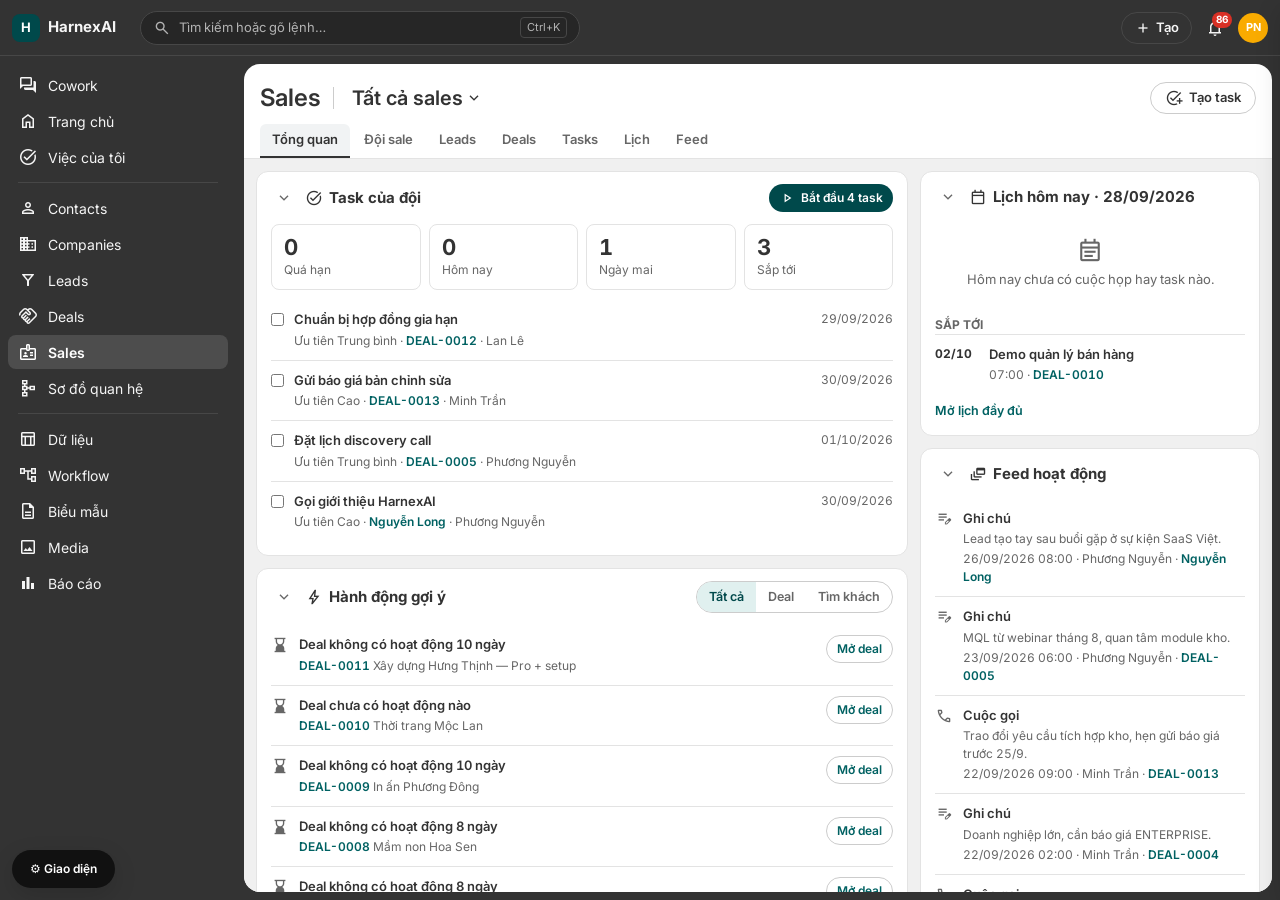
<file: crm-sales-hubspot.html>
<!DOCTYPE html>
<html lang="vi" data-brand="crm">
<head>
<meta charset="utf-8">
<meta name="viewport" content="width=device-width, initial-scale=1">
<title>Sales — HarnexAI CRM (mockup)</title>
<link rel="preconnect" href="https://fonts.googleapis.com">
<link rel="preconnect" href="https://fonts.gstatic.com" crossorigin>
<link href="https://fonts.googleapis.com/css2?family=Inter:wght@400;500;600;700&family=Be+Vietnam+Pro:wght@400;500;600;700&display=swap" rel="stylesheet">
<link href="https://fonts.googleapis.com/css2?family=Material+Symbols+Outlined:opsz,wght,FILL,GRAD@20,400,0..1,0&display=block" rel="stylesheet">
<script>/* Chỉ hiện icon khi font Material Symbols đã tải xong, tránh lộ tên icon ("edit", "call"…) lúc tải lại trang */
(function(){var d=document,n=0;function ok(){d.documentElement.classList.add('icons-ready')}
function go(){if(!d.fonts||!d.fonts.load)return ok();d.fonts.load('20px "Material Symbols Outlined"').then(function(r){r&&r.length?ok():retry()},retry)}
function retry(){if(n++<120)setTimeout(go,250)}
d.readyState==='loading'?d.addEventListener('DOMContentLoaded',go):go()})();</script>
<link rel="stylesheet" href="crm-shared.css">
<style>
/* ═══ Phần 7 · Bảng dành cho Sale (nhân viên kinh doanh) ═══
   Danh sách = kiểu trang danh sách HubSpot (tiêu đề · view tabs · search · kỳ · bảng sắp xếp được) + dải KPI như "Sales workspace / Leaderboard".
   Chi tiết (?id=) = bố cục record page 3 cột: định danh + thông tin | KPI · pipeline theo giai đoạn · việc cần làm · hoạt động | Deals · Companies · Contacts sở hữu.
   Dữ liệu: db.sales (HXC) — liên kết với Contact owner / Company owner / "Sale phụ trách" của Deal theo tên. */
.frame{position:relative}
.ph{display:flex;align-items:center;gap:8px;padding:16px 16px 0;flex-wrap:wrap}
.ttl{font-size:24px;font-weight:600}
.ph .count{font-size:13px;color:var(--on-surface-variant)}
.ph-act{margin-left:auto;display:flex;gap:8px;align-items:center}
.vtabs{display:flex;align-items:flex-end;gap:2px;padding:8px 16px 0;border-bottom:1px solid var(--outline-variant);overflow-x:auto}
.vtab{display:flex;align-items:center;gap:6px;height:34px;padding:0 12px;font-weight:600;font-size:13px;color:var(--on-surface-variant);white-space:nowrap;border-bottom:2px solid transparent;border-radius:6px 6px 0 0}
.vtab:hover{background:var(--surface-variant)}
.vtab[aria-selected="true"]{color:var(--on-surface);border-bottom-color:var(--on-surface);background:var(--surface-2)}
.tools{display:flex;align-items:center;gap:8px;padding:12px 16px;flex-wrap:wrap}
.search{display:flex;align-items:center;gap:6px;height:32px;padding:0 12px;width:220px;max-width:100%;border:1px solid var(--outline);border-radius:var(--btn-radius);color:var(--on-surface-variant)}
.search input{border:none;outline:none;background:none;flex:1;min-width:0;color:var(--on-surface);font-size:13px}
.segtxt{display:inline-flex;border:1px solid var(--outline);border-radius:var(--btn-radius);overflow:hidden}
.segtxt button{height:30px;padding:0 12px;font-size:12.5px;font-weight:600;color:var(--on-surface-variant)}
.segtxt button[aria-pressed="true"]{background:var(--primary-container);color:var(--on-primary-container)}
.tools .rg{font-size:12px;color:var(--on-surface-variant)}
/* Dải KPI */
.kpis{display:grid;grid-template-columns:repeat(2,minmax(0,1fr));gap:10px;padding:0 16px 12px}
@media(min-width:760px){.kpis{grid-template-columns:repeat(5,minmax(0,1fr))}}
.kpi{border:1px solid var(--outline-variant);border-radius:var(--radius-md);padding:10px 12px;min-width:0}
.kpi .l{font-size:12px;color:var(--on-surface-variant);display:flex;align-items:center;gap:4px}
.kpi .v{font-size:20px;font-weight:700;margin-top:2px;white-space:nowrap;overflow:hidden;text-overflow:ellipsis}
.kpi .s{font-size:11.5px;color:var(--on-surface-variant);margin-top:2px}
.kpi.warn .v{color:var(--error)}
/* ═══ Sales Workspace (07/10/2026) — khung tab + Summary ═══ */
.who{display:inline-flex;align-items:center;gap:2px;font-size:20px;font-weight:600;border-radius:var(--radius-md);padding:0 6px;height:34px}
.who:hover{background:var(--surface-2)}
.wsep{width:1px;height:22px;background:var(--outline);margin:0 4px}
.vtabs .vtab{text-decoration:none}
.vtab .soonb{font-size:10px;font-weight:700;padding:1px 5px;border-radius:var(--radius-pill);background:var(--surface-2);color:var(--on-surface-variant)}
.ws{flex:1;min-height:0;overflow:auto;background:var(--page-bg);padding:12px}
.ws-g{display:grid;grid-template-columns:1fr;gap:12px;align-items:start}
@media(min-width:1100px){.ws-g{grid-template-columns:minmax(0,1fr) 340px}}
.ws-c{display:flex;flex-direction:column;gap:12px;min-width:0}
.ws .kpis{padding:0;margin:0}
.ws .kpi{background:var(--surface)}
.wc{background:var(--surface);border:1px solid var(--outline-variant);border-radius:var(--radius-lg)}
.wc-h{display:flex;align-items:center;gap:8px;padding:12px 14px;flex-wrap:wrap}
.wc-h h2{font-size:15px;font-weight:700;display:flex;align-items:center;gap:6px}
.wc-h .r{margin-left:auto;display:flex;gap:6px;align-items:center}
.wc-h .tgc{width:26px;height:26px;border-radius:var(--radius-sm);display:grid;place-items:center;color:var(--on-surface-variant)}
.wc-h .tgc:hover{background:var(--surface-2)}
.wc-b{padding:0 14px 14px}
.wc.shut .wc-b{display:none} .wc.shut .tgc .ms{transform:rotate(-90deg)}
.tcnt{display:grid;grid-template-columns:repeat(2,minmax(0,1fr));gap:8px;margin-bottom:10px}
@media(min-width:600px){.tcnt{grid-template-columns:repeat(4,minmax(0,1fr))}}
.tcnt button{display:flex;flex-direction:column;align-items:flex-start;gap:2px;padding:10px 12px;border:1px solid var(--outline-variant);border-radius:var(--radius-md);text-align:left}
.tcnt button:hover{background:var(--surface-2)}
.tcnt button[aria-pressed="true"]{border-color:var(--primary);box-shadow:0 0 0 1px var(--primary) inset}
.tcnt b{font-size:22px;font-weight:700;line-height:1.1}
.tcnt span{font-size:12px;color:var(--on-surface-variant)}
.tcnt .bad b{color:var(--error)}
.wl{display:flex;flex-direction:column}
.wi{display:flex;gap:10px;align-items:flex-start;padding:10px 0;border-top:1px solid var(--outline-variant);font-size:13px;min-width:0}
.wi:first-child{border-top:none}
.wi>.ms{color:var(--on-surface-variant);margin-top:1px}
.wi input[type=checkbox]{accent-color:var(--primary);margin-top:3px;flex:none}
.wi .x{flex:1;min-width:0;display:flex;flex-direction:column;gap:2px}
.wi .x b{font-weight:600;overflow-wrap:anywhere}
.wi .x small{font-size:12px;color:var(--on-surface-variant);overflow-wrap:anywhere}
.wi a{color:var(--link);font-weight:600}
.wi a:hover{text-decoration:underline}
.wi .due{font-size:12px;white-space:nowrap;color:var(--on-surface-variant)} .wi .due.od{color:var(--error);font-weight:600}
.wi .btn{flex:none}
.wi .tm{font-size:12px;font-weight:700;min-width:44px;color:var(--on-surface)}
.wempty{display:flex;flex-direction:column;align-items:center;gap:6px;text-align:center;font-size:13px;color:var(--on-surface-variant);padding:14px 4px}
.wempty .ms{font-size:28px;max-width:none}
.wmore{font-size:12.5px;font-weight:600;color:var(--link);padding-top:8px;display:inline-block}
@media(max-width:760px){ .ws{overflow:visible} }
/* Sales Workspace phần 2: Tasks · Lịch · Feed · Leads · Deals */
.ws-bar{display:flex;align-items:center;gap:8px;flex-wrap:wrap;padding:12px 14px}
.ws-bar .sp{margin-left:auto;display:flex;gap:8px;align-items:center;flex-wrap:wrap}
.ws-bar .search{background:var(--surface)}
.ws-tw{overflow-x:auto;border-top:1px solid var(--outline-variant)}
.ws-tw .lt th,.ws-tw .lt td{height:44px}
.ws-tw .lt>tbody>tr{cursor:default}
.ws-tw .lt td a{color:var(--link);font-weight:600}
.ws-tw .lt td a:hover{text-decoration:underline}
.ws-tw .lt td.wrap{white-space:normal;min-width:220px}
.ws-tw .lt input[type=checkbox]{accent-color:var(--primary)}
.ws-tw .done td{color:var(--on-surface-variant)} .ws-tw .done .tt{text-decoration:line-through}
.ws-foot{padding:10px 14px;font-size:12px;color:var(--on-surface-variant);border-top:1px solid var(--outline-variant);display:flex;gap:12px;flex-wrap:wrap;align-items:center}
.prio{font-size:11.5px;font-weight:700;padding:2px 8px;border-radius:var(--radius-pill);background:var(--surface-2);color:var(--on-surface-variant)}
.prio.hi{background:var(--error-container);color:var(--error)}
.chk{display:inline-flex;align-items:center;gap:6px;font-size:12.5px;font-weight:600}
.chk input{accent-color:var(--primary)}
/* Lịch */
.cal-nav{display:flex;align-items:center;gap:4px}
.cal-nav b{font-size:15px;min-width:170px;text-align:center}
.cal{display:grid;gap:1px;background:var(--outline-variant);border-top:1px solid var(--outline-variant)}
.cal.wk{grid-template-columns:repeat(var(--n),minmax(100px,1fr));overflow-x:auto}
.cal.mo{grid-template-columns:repeat(var(--n),minmax(0,1fr))}
.cal-d{background:var(--surface);min-height:110px;padding:6px;display:flex;flex-direction:column;gap:4px;min-width:0}
.cal.wk .cal-d{min-height:340px}
.cal-d.out{background:var(--surface-2)} .cal-d.out .dn{color:var(--on-surface-variant)}
.cal-h{background:var(--surface);padding:6px;font-size:12px;font-weight:600;color:var(--on-surface-variant);text-align:center}
.dn{font-size:12px;font-weight:600;display:flex;align-items:center;gap:6px}
.dn .d{display:inline-grid;place-items:center;min-width:22px;height:22px;border-radius:50%;padding:0 4px}
.cal-d.today .dn .d{background:var(--primary);color:var(--on-primary)}
.ev{display:flex;flex-direction:column;align-items:stretch;width:100%;overflow:hidden;gap:1px;padding:4px 6px;border-radius:var(--radius-sm);font-size:12px;border-left:3px solid var(--c1);background:var(--surface-2);min-width:0;text-align:left;color:var(--on-surface)}
.ev.tk{border-left-color:var(--c5)} .ev.done{opacity:.55;text-decoration:line-through}
.ev b{font-weight:600;overflow:hidden;text-overflow:ellipsis;white-space:nowrap}
.ev small{color:var(--on-surface-variant);overflow:hidden;text-overflow:ellipsis;white-space:nowrap}
.cal.mo .ev small{display:none}
.evmore{font-size:11.5px;color:var(--on-surface-variant);padding:0 6px}
.cal-day{padding:0 14px 14px}
@media(max-width:760px){ .cal.mo .ev b{font-size:11px} .cal-d{padding:4px;min-height:74px} }
/* Feed */
.fd-day{font-size:12px;font-weight:700;letter-spacing:.04em;text-transform:uppercase;color:var(--on-surface-variant);padding:14px 0 4px}
.delta{font-size:11.5px;font-weight:700} .delta.up{color:var(--success)} .delta.dn2{color:var(--error)}
/* Hàng đợi task */
.tq-p{font-size:12px;font-weight:700;color:var(--on-surface-variant)}
.tq-t{font-size:17px;font-weight:700;overflow-wrap:anywhere}
.tq-m{display:flex;flex-direction:column;gap:6px;font-size:13px}
.tq-m span>b{font-weight:600}
.tq-bar{height:6px;border-radius:99px;background:var(--surface-2);overflow:hidden} .tq-bar i{display:block;height:100%;background:var(--primary)}
/* Panel chọn thành viên */
.mb-i{align-items:flex-start;padding:8px 10px;min-height:0;border-radius:var(--radius-sm);display:flex;gap:10px;width:100%;font-size:13px}
.mb-i:hover{background:var(--surface-2)} .mb-i.dis{opacity:.6}
.mb-i input{accent-color:var(--primary);margin-top:3px}
.mb-i .x{flex:1;min-width:0;display:flex;flex-direction:column} .mb-i small{font-size:12px;color:var(--on-surface-variant)}
/* Board Đội sale theo Trạng thái (mặc định) */
.seg{display:inline-flex;border:1px solid var(--outline);border-radius:var(--btn-radius);overflow:hidden;margin-left:auto}
.seg button{height:30px;width:34px;display:grid;place-items:center;color:var(--on-surface-variant)}
.seg button[aria-pressed="true"]{background:var(--surface-2);color:var(--on-surface)}
.body.brd{overflow:hidden;display:flex}
.kb{flex:1;display:flex;gap:10px;padding:12px 16px;overflow-x:auto;align-items:stretch}
.kcol{flex:none;width:82vw;max-width:300px;display:flex;flex-direction:column;min-height:0;background:#F0F0F0;border-radius:var(--radius-lg)}
html[data-theme="dark"] .kcol{background:var(--surface-variant)}
@media(min-width:600px){.kcol{width:300px}}
.kh{display:flex;align-items:center;gap:6px;padding:10px 12px 6px;font-weight:700;font-size:13px}
.kh .n{font-size:12px;font-weight:700;color:var(--on-surface-variant)}
.kh .sm2{margin-left:auto;font-size:12px;font-weight:600;color:var(--on-surface-variant)}
.kcards{flex:1;overflow-y:auto;padding:4px 8px 8px;display:flex;flex-direction:column;gap:8px;min-height:80px}
.kcards.drop{outline:2px dashed var(--primary);outline-offset:-4px;border-radius:var(--radius-md)}
.kc{background:var(--surface);border:1px solid var(--outline-variant);border-radius:var(--radius-lg);padding:12px;display:flex;flex-direction:column;gap:6px;cursor:grab;box-shadow:0 1px 2px rgba(0,0,0,.04)}
.kc:hover{border-color:var(--outline);box-shadow:var(--shadow-2)}
.kc.dragging{opacity:.5}
.kc .ln{display:flex;align-items:center;justify-content:space-between;gap:8px;font-size:12.5px}
.kc .ln>span:first-child{color:var(--on-surface-variant)}
.kc .bar{min-width:0}
.kempty{padding:14px;text-align:center;font-size:12px;color:var(--on-surface-variant)}
@media(max-width:760px){ .body.brd{overflow:visible} .kcards{overflow:visible} }
/* Bảng */
.body{flex:1;min-height:0;overflow:auto;border-top:1px solid var(--outline-variant)}
table.lt{border-collapse:separate;border-spacing:0;min-width:100%}
.lt th,.lt td{border-bottom:1px solid var(--outline-variant);text-align:left;white-space:nowrap;padding:0 12px;height:52px}
.lt th{position:sticky;top:0;z-index:2;background:var(--surface);font-weight:500;font-size:13px;color:var(--on-surface-variant);cursor:pointer;user-select:none;height:40px}
.lt th:hover{color:var(--on-surface);background:var(--surface-variant)}
.lt th.num,.lt td.num{text-align:right}
.lt th .srt{vertical-align:-2px;margin-left:2px}
.lt td{font-size:13.5px}
.lt>tbody>tr{cursor:pointer}
.lt>tbody>tr:hover>td{background:var(--surface-2)}
.lt .nmcol{min-width:240px;position:sticky;left:0;z-index:1;background:var(--surface);border-right:1px solid var(--outline-variant)}
.lt th.nmcol{z-index:3}
.rk{display:inline-grid;place-items:center;width:22px;height:22px;border-radius:50%;font-size:11px;font-weight:700;background:var(--surface-2);color:var(--on-surface-variant);flex:none}
.rk.g1{background:#FFE08A;color:#6B4E00}
.pri{display:flex;align-items:center;gap:10px;min-width:0}
.pri a{font-weight:600;color:var(--link)}
.pri a:hover{text-decoration:underline}
.pri small{display:block;font-size:12px;color:var(--on-surface-variant)}
.bar{display:flex;align-items:center;gap:8px;min-width:150px}
.bar .t{flex:1;height:8px;border-radius:99px;background:var(--surface-2);overflow:hidden}
.bar .t i{display:block;height:100%;border-radius:99px;background:var(--c1)}
.bar .t i.ok{background:#00A884} .bar .t i.mid{background:#F5A623} .bar .t i.low{background:var(--c1)}
.bar b{font-size:12.5px;min-width:38px;text-align:right}
.od{color:var(--error);font-weight:600}
.st-off{opacity:.55}
.foot{display:flex;align-items:center;gap:6px;padding:8px 16px;border-top:1px solid var(--outline-variant);flex:none;font-size:12px;color:var(--on-surface-variant)}
.foot .pillc{font-weight:600;padding:3px 10px;border-radius:var(--radius-pill);background:var(--surface-2);color:var(--on-surface)}
.empty{padding:48px 16px;text-align:center;color:var(--on-surface-variant)}
@media(max-width:760px){ .frame:not(.rec){overflow:auto} .frame:not(.rec)>*{flex:none} .body{overflow-x:auto;overflow-y:visible} .foot span:not(.pillc){display:none} .lt .nmcol{min-width:200px} }
/* Chi tiết */
.frame.rec{overflow:auto;background:var(--page-bg)}
.grid{display:grid;grid-template-columns:1fr;gap:12px;padding:12px;align-items:start}
@media(min-width:905px){ .grid{grid-template-columns:320px 1fr} .col-r{grid-column:1/-1} }
@media(min-width:1240px){ .grid{grid-template-columns:320px minmax(0,1fr) 320px} .col-r{grid-column:auto} }
.col{display:flex;flex-direction:column;gap:12px;min-width:0}
.card{background:var(--surface);border:1px solid var(--outline-variant);border-radius:var(--radius-lg)}
.ch{display:flex;align-items:center;gap:6px;padding:12px 14px;font-weight:600}
.ch .r{margin-left:auto;display:flex;gap:2px;align-items:center}
.cb{padding:0 14px 14px}
.top{display:flex;align-items:center;justify-content:space-between;padding:10px 10px 0 8px}
.back{display:inline-flex;align-items:center;font-size:14px;font-weight:600}
.back:hover{color:var(--link)}
.idt{display:flex;gap:12px;align-items:center;padding:12px 14px 4px}
.idt .ic{width:48px;height:48px;border-radius:50%;background:var(--primary-container);color:var(--on-primary-container);display:grid;place-items:center;flex:none;font-weight:700;font-size:16px}
.idt h1{font-size:20px;font-weight:700;line-height:1.3}
.sub{padding:0 14px 6px;font-size:13px;display:flex;flex-direction:column;gap:3px}
.sub a{color:var(--link);font-weight:600}
.qa{display:flex;justify-content:space-around;gap:4px;padding:10px 14px 14px}
.qa a,.qa button{display:flex;flex-direction:column;align-items:center;gap:4px;font-size:11.5px;color:var(--on-surface)}
.qa .o{width:36px;height:36px;border-radius:50%;border:1px solid var(--outline);display:grid;place-items:center}
.qa a:hover .o,.qa button:hover .o{background:var(--surface-2)}
.meta{font-size:12px;color:var(--on-surface-variant);padding:0 14px 14px}
.dk{display:grid;grid-template-columns:repeat(2,minmax(0,1fr));gap:10px}
@media(min-width:720px){.dk{grid-template-columns:repeat(3,minmax(0,1fr))}}
.stg{display:flex;flex-direction:column;gap:8px}
.stg .row{display:grid;grid-template-columns:150px 1fr 110px;gap:10px;align-items:center;font-size:13px}
.stg .row .t{height:14px;border-radius:4px;background:var(--surface-2);overflow:hidden}
.stg .row .t i{display:block;height:100%;background:var(--c1);border-radius:4px}
.stg .row .n{text-align:right;font-weight:600;white-space:nowrap}
.ri{display:flex;gap:10px;align-items:flex-start;padding:10px 0;border-top:1px solid var(--outline-variant);font-size:13px}
.ri:first-child{border-top:none}
.ri .ms{color:var(--on-surface-variant);margin-top:1px}
.ri a{color:var(--link);font-weight:600}
.ri .x{flex:1;min-width:0}
.ri .nil{font-size:12px}
.ai-l{display:flex;flex-direction:column}
.ai-l a.it{display:flex;flex-direction:column;align-items:flex-start;gap:1px;padding:8px 0;border-top:1px solid var(--outline-variant);font-size:13px;min-width:0}
.ai-l a.it:first-child{border-top:none}
.ai-l a.it .nm{font-weight:600;color:var(--link);overflow:hidden;text-overflow:ellipsis;white-space:nowrap;max-width:100%}
.kpi .bar{min-width:0;margin-top:4px}
.perf-rg{display:flex;align-items:center;gap:8px;flex-wrap:wrap;margin-bottom:12px}
.ai-l a.it:hover .nm{text-decoration:underline}
.ai-l a.it small{color:var(--on-surface-variant);white-space:nowrap}
.ac-empty{padding:4px 0 6px}
.pop-form{display:flex;flex-direction:column;gap:10px}
.fpop{position:fixed;z-index:80;max-height:min(420px,70vh);overflow-y:auto}
.tgl{display:inline-flex;align-items:center;gap:4px}
</style>
</head>
<body>
<div class="app">
  <header class="topbar" id="topbar"></header>
  <nav class="sidebar" id="sidebar" aria-label="Điều hướng chính"></nav>
  <main class="main"><div class="frame" id="frame"></div></main>
</div>
<div class="pop fpop" id="fpop" role="menu"></div>
<div class="scrim" id="scrim"></div>
<aside class="panel" id="panel"></aside>
<div class="modal-bg" id="modal"></div>
<div class="demo" id="demo" role="group" aria-label="Điều khiển mockup"></div>
<div class="toast" id="toast" role="status"></div>

<script src="crm-shared.js"></script>
<script src="crm-objects.js"></script>
<script src="crm-leads.js"></script>
<script>
const { esc, display, toast, confirmBox, $ } = HX;
HX.shell('sales');
const qs = new URLSearchParams(location.search);
const NOW = HXC.TODAY, F = HX.F;
const short = n => { n = Number(n) || 0; return (n >= 1e9 ? (n / 1e9).toFixed(1).replace('.', ',') + ' tỷ' : n >= 1e6 ? (Math.round(n / 1e5) / 10).toString().replace('.', ',') + ' tr' : n.toLocaleString('vi-VN')) + ' ₫'; };
const RANGES = [['month','Tháng này'],['quarter','Quý này'],['year','Năm nay']];
function range(k) { const y = NOW.getFullYear(), m = NOW.getMonth();
  return k === 'month' ? [new Date(y, m, 1), new Date(y, m + 1, 1)] : k === 'quarter' ? [new Date(y, m - m % 3, 1), new Date(y, m - m % 3 + 3, 1)] : [new Date(y, 0, 1), new Date(y + 1, 0, 1)]; }
const rgLabel = k => { const [a, b] = range(k); const e = new Date(+b - 864e5); return `${a.getDate()}/${a.getMonth() + 1} – ${e.getDate()}/${e.getMonth() + 1}/${e.getFullYear()}`; };
const st = (() => { try { return { rg:'month', view:'all', q:'', sort:{ k:'wonSum', dir:'desc' }, ...JSON.parse(localStorage.getItem('hx-crm-sales-ui') || '{}'), q:'' }; } catch { return { rg:'month', view:'all', q:'', sort:{ k:'wonSum', dir:'desc' } }; } })();
const saveSt = () => { try { localStorage.setItem('hx-crm-sales-ui', JSON.stringify({ rg:st.rg, view:st.view, sort:st.sort })); } catch {} };
let MODE = 'BOARD'; // Kiểu hiển thị danh sách: mặc định Board (Kanban) theo Team mỗi lần vào trang
const fp = $('#fpop');
function openFp(anchor, html, w = 260) { const a = anchor.getBoundingClientRect(); fp.style.width = w + 'px'; fp.innerHTML = html; fp.style.left = Math.max(8, Math.min(a.right - w, innerWidth - w - 8)) + 'px'; fp.classList.add('open'); const h = fp.offsetHeight; fp.style.top = (a.bottom + 4 + h > innerHeight - 8 ? Math.max(8, a.top - h - 4) : a.bottom + 4) + 'px'; return fp; }
const closeFp = () => fp.classList.remove('open');
const rgSeg = () => `<span class="segtxt" role="group" aria-label="Kỳ">${RANGES.map(([k, l]) => `<button data-rg="${k}" aria-pressed="${st.rg === k}">${l}</button>`).join('')}</span><span class="rg">${rgLabel(st.rg)}</span>`;

/* ── Panel "Thêm từ thành viên": sale lấy từ danh sách thành viên có sẵn trên hệ thống (collection NhanVien của ERP), không tạo người mới ở đây ── */
const MEMBERS = [ // dữ liệu mẫu của NhanVien
  ['Minh Trần','minh.tran@harnex.ai','0901 234 567','Kinh doanh'],['Lan Lê','lan.le@harnex.ai','0912 345 678','Kinh doanh'],['Phương Nguyễn','phuong.nguyen@harnex.ai','0987 654 321','Kinh doanh'],
  ['Hà Vũ','ha.vu@harnex.ai','0903 111 222','Kinh doanh'],['Quang Đỗ','quang.do@harnex.ai','0904 333 444','Kinh doanh'],['Thảo Phạm','thao.pham@harnex.ai','0905 555 666','Chăm sóc khách hàng'],['Khánh Bùi','khanh.bui@harnex.ai','0906 777 888','Marketing'],['Tú Hoàng','tu.hoang@harnex.ai','0907 999 000','Kế toán']];
function salePanel() {
  const p = $('#panel'), pick = new Set(); let q = '';
  const list = () => MEMBERS.filter(m => !q || (m[0] + ' ' + m[1] + ' ' + m[3]).toLowerCase().includes(q));
  const rowsH = () => list().map(m => { const is = !!HXC.saleByName(m[0]); return `<label class="mi mb-i ${is ? 'dis' : ''}"><input type="checkbox" data-mb="${esc(m[0])}" ${is ? 'checked disabled' : pick.has(m[0]) ? 'checked' : ''}><span class="x"><b>${esc(m[0])}</b><small>${esc(m[1])} · ${esc(m[3])}</small></span>${is ? '<span class="tag">Đã là sale</span>' : ''}</label>`; }).join('') || '<div class="wempty"><span class="ms">search_off</span>Không tìm thấy thành viên.</div>';
  p.innerHTML = `<div class="pn-h"><h2>Thêm sale</h2><button class="btn btn--text btn--icon" data-pclose aria-label="Đóng"><span class="ms">close</span></button></div>
    <div class="pn-b"><p class="nil" style="font-size:13px;margin-bottom:10px">Chọn từ danh sách thành viên có sẵn trên hệ thống. Thành viên được chọn sẽ xuất hiện trong danh sách chọn Contact owner / Company owner và “Sale phụ trách” của Deal.</p>
      <label class="srch2" style="margin-bottom:8px"><input id="mbQ" placeholder="Tìm tên, email, phòng ban" aria-label="Tìm thành viên"><span class="ms sm">search</span></label><div id="mbL">${rowsH()}</div></div>
    <div class="pn-f"><button class="btn btn--primary" id="mbAdd" disabled>Thêm</button><button class="btn btn--text" data-pclose>Huỷ</button></div>`;
  const sync = () => { const b = $('#mbAdd', p); b.disabled = !pick.size; b.textContent = pick.size ? `Thêm ${pick.size} thành viên` : 'Thêm'; };
  $('#mbQ', p).oninput = e => { q = e.target.value.trim().toLowerCase(); $('#mbL', p).innerHTML = rowsH(); };
  p.onchange = e => { const n = e.target.dataset.mb; if (n) { e.target.checked ? pick.add(n) : pick.delete(n); sync(); } };
  p.onclick = e => { if (e.target.closest('[data-pclose]')) HX.closePanel();
    if (e.target.closest('#mbAdd') && pick.size) { MEMBERS.filter(m => pick.has(m[0])).forEach(m => HXC.createSale({ name:m[0], email:m[1], phone:m[2], role:'Sales Executive', joined:NOW.toISOString().slice(0, 10) })); const n = pick.size; HX.closePanel(); toast(`Đã thêm ${n} thành viên vào Đội sale`); draw(); } };
  p.onkeydown = null; p.classList.add('open'); document.body.classList.add('panel-open'); document.body.classList.remove('dock'); $('#mbQ', p).focus();
}

/* ═══ DANH SÁCH ═══ */
const COLS = [
  ['role','Vai trò'],['contacts','Contacts','n'],['companies','Companies','n'],['open','Deal đang mở','n'],['pipeline','Giá trị pipeline','n'],
  ['wonSum','Doanh số thắng','n'],['winRate','Tỷ lệ thắng','n'],['acts30','Hoạt động 30 ngày','n'],['overdue','Task quá hạn','n']];
function rows() {
  const [a, b] = range(st.rg);
  return HXC.sales().map(s => { const x = HXC.saleStats(s.values.name, a, b);
    return { s, x, status:s.values.status || 'Đang làm việc', role:s.values.role, contacts:x.contacts.length, companies:x.companies.length, open:x.open.length, pipeline:x.pipeline, wonSum:x.wonSum, winRate:x.winRate ?? -1, acts30:x.acts30, overdue:x.overdue.length, name:s.values.name }; });
}
function drawList() {
  document.title = 'Đội sale — Sales — HarnexAI CRM (mockup)';
  const all = rows();
  let list = all.filter(r => !st.q || [r.name, r.s.values.email, r.role].join(' ').toLowerCase().includes(st.q));
  const { k, dir } = st.sort; list.sort((a, b) => { const va = a[k], vb = b[k]; const c = typeof va === 'number' ? va - vb : String(va || '').localeCompare(String(vb || ''), 'vi'); return dir === 'asc' ? c : -c; });
  $('#frame').className = 'frame';
  $('#frame').innerHTML = `
    ${wsHead(`<span class="count">${HXC.sales().length} sale</span><button class="btn btn--secondary" id="csvBtn"><span class="ms sm">ios_share</span>Export</button><button class="btn btn--primary" id="addSale"><span class="ms sm">person_add</span>Thêm sale</button>`)}
    <div class="tools"><label class="search"><span class="ms sm">search</span><input id="q" placeholder="Tìm tên, email" value="${esc(st.q)}" aria-label="Tìm sale"></label>${rgSeg()}<div class="seg" role="group" aria-label="Kiểu hiển thị"><button data-mode="BOARD" title="Board" aria-label="Board" aria-pressed="${MODE === 'BOARD'}"><span class="ms sm">view_kanban</span></button><button data-mode="TABLE" title="Bảng" aria-label="Bảng" aria-pressed="${MODE === 'TABLE'}"><span class="ms sm">table_rows</span></button></div></div>
    ${MODE === 'BOARD' ? `<div class="body brd">${boardHtml(list)}</div>` : `<div class="body"><table class="lt"><thead><tr><th class="nmcol" data-sort="name">Sale${srt('name')}</th>${COLS.map(([k, l, n]) => `<th class="${n ? 'num' : ''}" data-sort="${k}">${l}${srt(k)}</th>`).join('')}</tr></thead>
      <tbody>${list.map(r => `<tr data-id="${r.s.id}" class="${r.s.values.status && r.s.values.status !== 'Đang làm việc' ? 'st-off' : ''}"><td class="nmcol"><div class="pri"><span class="av sm">${esc(HXC.initials(r.name))}</span><div style="min-width:0"><a href="?id=${r.s.id}">${esc(r.name)}</a><small>${esc(r.s.values.email || '')}</small></div></div></td>
        <td>${esc(r.role || '—')}</td><td class="num">${r.contacts}</td><td class="num">${r.companies}</td><td class="num">${r.open}</td><td class="num">${short(r.pipeline)}</td>
        <td class="num"><b>${short(r.wonSum)}</b></td><td class="num">${r.x.winRate == null ? '—' : r.x.winRate + '%'}</td><td class="num">${r.acts30}</td><td class="num">${r.overdue ? `<span class="od">${r.overdue}</span>` : 0}</td></tr>`).join('')
        || `<tr><td colspan="${COLS.length + 1}" class="empty">Không có sale phù hợp.</td></tr>`}</tbody></table></div>`}
    <div class="foot"><span class="pillc">${list.length} sale</span><span>${MODE === 'BOARD' ? 'Kéo thẻ sang cột khác để đổi trạng thái, bấm thẻ để xem chi tiết.' : 'Bấm tên cột để sắp xếp, bấm dòng để xem chi tiết.'}</span></div>`;
}
const srt = k => st.sort.k === k ? `<span class="ms xs srt">${st.sort.dir === 'asc' ? 'arrow_upward' : 'arrow_downward'}</span>` : '';
function boardHtml(list) {
  const teams = HXC.SALE_FIELDS.find(f => f.key === 'status').choices; // cột = Trạng thái của sale (không chia team theo khu vực)
  return `<div class="kb">${teams.map(t => { const items = list.filter(r => r.status === t);
    return `<section class="kcol"><div class="kh">${esc(t)}<span class="n">${items.length}</span><span class="sm2">${short(items.reduce((s, r) => s + r.wonSum, 0))}</span></div><div class="kcards" data-drop="${esc(t)}">${items.map(r => `<article class="kc ${r.s.values.status && r.s.values.status !== 'Đang làm việc' ? 'st-off' : ''}" draggable="true" data-card="${r.s.id}">
      <div class="pri"><span class="av sm">${esc(HXC.initials(r.name))}</span><div style="min-width:0"><a href="?id=${r.s.id}">${esc(r.name)}</a><small>${esc(r.role || '')}</small></div></div>
      <div class="ln"><span>Doanh số thắng</span><b>${short(r.wonSum)}</b></div>
      <div class="ln"><span>Deal đang mở</span><b>${r.open} · ${short(r.pipeline)}</b></div>
      <div class="ln"><span>Hoạt động 30 ngày</span><b>${r.acts30}</b></div>${r.overdue ? `<div class="ln"><span>Task quá hạn</span><b class="od">${r.overdue}</b></div>` : ''}</article>`).join('') || '<div class="kempty">Không có sale</div>'}</div></section>`; }).join('')}</div>`;
}
function exportCsv() {
  const list = rows(), head = ['Sale','Email', ...COLS.map(c => c[1])];
  const csv = [head, ...list.map(r => [r.name, r.s.values.email, r.role, r.contacts, r.companies, r.open, r.pipeline, r.wonSum, r.x.winRate ?? '', r.acts30, r.overdue])].map(a => a.map(v => `"${String(v ?? '').replace(/"/g, '""')}"`).join(',')).join('\n');
  const a = document.createElement('a'); a.href = URL.createObjectURL(new Blob(['﻿' + csv], { type:'text/csv' })); a.download = `sales-${st.rg}.csv`; a.click(); toast('Đã xuất CSV');
}

/* ═══ CHI TIẾT ═══ */
const IC = { NOTE:'edit_note', CALL:'call', MEETING:'event', TASK:'task_alt', EMAIL:'mail' }, TN = { NOTE:'Ghi chú', CALL:'Cuộc gọi', MEETING:'Cuộc họp', TASK:'Task', EMAIL:'Email' };
function refOf(a) { const t = a.deals && a.deals[0] ? ['deal', a.deals[0]] : a.contacts && a.contacts[0] ? ['contact', a.contacts[0]] : a.companies && a.companies[0] ? ['company', a.companies[0]] : null;
  if (!t) return ''; const r = HXC.get(t[0], t[1]); return r ? ` · <a href="${HXC.url(t[0], t[1])}">${esc(HXC.titleOf(t[0], r))}</a>` : ''; }
function drawDetail(s) {
  const name = s.values.name; document.title = `${name} — Sales`;
  const [a, b] = range(st.rg), x = HXC.saleStats(name, a, b), today = NOW.toISOString().slice(0, 10);
  const byStage = HX.STAGES.map(sg => { const ds = x.deals.filter(d => d.values[HXC.STAGE] === sg); return [sg, ds.length, ds.reduce((t, d) => t + (Number(d.values[HXC.CASH]) || 0), 0)]; });
  const maxV = Math.max(1, ...byStage.map(r => r[2]));
  const todo = [...x.overdue, ...x.upcoming.filter(t => !x.overdue.includes(t))].slice(0, 8);
  $('#frame').className = 'frame rec';
  $('#frame').innerHTML = `<div class="grid">
    <div class="col">
      <section class="card"><div class="top"><a class="back" href="crm-sales-hubspot.html${MGR ? '?tab=team' : ''}"><span class="ms sm">chevron_left</span>${MGR ? 'Đội sale' : 'Sales'}</a>${MGR ? `<button class="btn btn--text sm" id="actBtn" aria-haspopup="menu">Thao tác<span class="ms xs">arrow_drop_down</span></button>` : ''}</div>
        <div class="idt"><span class="ic">${esc(HXC.initials(name))}</span><div style="min-width:0"><h1>${esc(name)}</h1><div class="nil" style="font-size:13px">${esc(s.values.role || '')}</div></div></div>
        <div class="sub">${s.values.email ? `<a href="mailto:${esc(s.values.email)}">${esc(s.values.email)}</a>` : ''}${s.values.phone ? `<span>${esc(s.values.phone)}</span>` : ''}</div>
        <div class="qa">${s.values.email ? `<a href="mailto:${esc(s.values.email)}"><span class="o"><span class="ms sm">mail</span></span>Email</a>` : ''}${s.values.phone ? `<a href="tel:${esc(s.values.phone.replace(/\s/g, ''))}"><span class="o"><span class="ms sm">call</span></span>Gọi</a>` : ''}
          <a href="crm-giao-dich-hubspot.html"><span class="o"><span class="ms sm">handshake</span></span>Deals</a><a href="crm-bao-cao-hubspot.html"><span class="o"><span class="ms sm">bar_chart</span></span>Báo cáo</a></div></section>
      <section class="card"><div class="ch">Thông tin sale</div><div class="cb"><div class="props" id="sp"></div></div><div class="meta">Ngày tạo: ${HXC.dt(s.createdAt)}</div></section>
    </div>
    <div class="col">
      <section class="card"><div class="ch">Hiệu suất</div><div class="cb"><div class="perf-rg">${rgSeg()}</div>
        <div class="dk">
          <div class="kpi"><div class="l">Doanh số thắng</div><div class="v">${short(x.wonSum)}</div><div class="s">${x.won.length} deal Closed Won</div></div>
          <div class="kpi"><div class="l">Pipeline đang mở</div><div class="v">${short(x.pipeline)}</div><div class="s">${x.open.length} deal</div></div>
          <div class="kpi"><div class="l">Tỷ lệ thắng</div><div class="v">${x.winRate == null ? '—' : x.winRate + '%'}</div><div class="s">${x.won.length} thắng · ${x.lost.length} thua trong kỳ</div></div>
          <div class="kpi"><div class="l">Hoạt động 30 ngày</div><div class="v">${x.acts30}</div><div class="s">Ghi chú · cuộc gọi · cuộc họp</div></div>
          <div class="kpi ${x.overdue.length ? 'warn' : ''}"><div class="l">Task quá hạn</div><div class="v">${x.overdue.length}</div><div class="s">${x.tasks.length} task chưa xong</div></div>
        </div></div></section>
      <section class="card"><div class="ch">Pipeline theo giai đoạn<span class="r"><a class="btn btn--text sm" href="crm-giao-dich-hubspot.html">Mở Deals<span class="ms xs">open_in_new</span></a></span></div><div class="cb stg">
        ${byStage.map(([sg, n, v]) => `<div class="row"><span>${display(sg, F[HXC.STAGE])}</span><span class="t"><i style="width:${v / maxV * 100}%"></i></span><span class="n">${n} · ${short(v)}</span></div>`).join('')}</div></section>
      <section class="card"><div class="ch">Việc cần làm (${todo.length})</div><div class="cb">${todo.length ? todo.map(t => `<div class="ri"><span class="ms sm">${IC[t.type]}</span><div class="x"><b>${esc(t.title || t.body)}</b>${refOf(t)}
          <div class="nil">${t.type === 'TASK' ? `Hạn ${t.due ? HXC.dOnly(t.due) : '—'}${t.due && t.due < today ? ' · <span class="od">Quá hạn</span>' : t.due === today ? ' · <b>Hôm nay</b>' : ''} · Ưu tiên ${esc(t.prio || 'Không')}` : HXC.dt(t.at)}</div></div></div>`).join('') : '<div class="ac-empty nil">Không có task hay cuộc họp sắp tới.</div>'}</div></section>
      <section class="card"><div class="ch">Hoạt động gần đây</div><div class="cb">${x.recent.slice(0, 6).map(t => `<div class="ri"><span class="ms sm">${IC[t.type] || 'bolt'}</span><div class="x"><b>${TN[t.type] || 'Hoạt động'}${t.title ? ': ' + esc(t.title) : ''}</b>${refOf(t)}<div class="nil">${HXC.dt(t.at)}${t.body && t.body !== t.title ? ' · ' + esc(t.body.replace(/<[^>]+>/g, '').slice(0, 90)) : ''}</div></div></div>`).join('') || '<div class="ac-empty nil">Chưa có hoạt động.</div>'}</div></section>
    </div>
    <div class="col col-r">
      ${card('deal', 'Deals', x.deals, d => [HX.title(d) + (d.values.t_n_deal ? ' — ' + d.values.t_n_deal : ''), `${short(d.values[HXC.CASH])} · ${String(d.values[HXC.STAGE] || '').replace(/^\d\.\s*/, '')}`])}
      ${card('company', 'Companies', x.companies, c => [c.values.name, c.values.lifecycle || ''])}
      ${card('contact', 'Contacts', x.contacts, c => [HXC.fullName(c), c.values.jobtitle || c.values.lifecycle || ''])}
    </div></div>`;
  drawSaleProps(s);
}
function card(t, label, arr, fn) {
  const shown = arr.slice(0, 6);
  return `<section class="card"><div class="ch"><span class="ms sm">${HXC.OBJ[t].icon}</span>${label} (${arr.length})<span class="r"><a class="btn btn--text sm" href="${HXC.OBJ[t].list}">Xem tất cả</a></span></div><div class="cb ai-l">
    ${shown.map(r => { const [n, m] = fn(r); return `<a class="it" href="${HXC.url(t, r.id)}"><span class="nm">${esc(n)}</span><small>${esc(m)}</small></a>`; }).join('') || `<div class="ac-empty nil" style="font-size:13px">Chưa sở hữu ${label.toLowerCase()} nào.</div>`}
    ${arr.length > shown.length ? `<div class="nil" style="font-size:12px;padding-top:6px">+${arr.length - shown.length} bản ghi khác</div>` : ''}</div></section>`;
}
function drawSaleProps(s) {
  const box = $('#sp');
  box.innerHTML = HXC.SALE_FIELDS.map(f => `<div class="prop ${MGR ? '' : 'ro'}" data-k="${f.key}"><label>${esc(f.name)}</label><div class="v">${display(s.values[f.key], f)}</div></div>`).join('');
  if (!MGR) { box.onclick = null; return; } // sale thường: hồ sơ của mình chỉ xem
  box.onclick = e => { const pr = e.target.closest('.prop'); if (!pr || pr.querySelector('.ed,.selcell')) return;
    const f = HXC.SALE_FIELDS.find(x => x.key === pr.dataset.k);
    pr.querySelector('.v').replaceChildren(HX.editor(f, s.values[f.key], nv => {
      if (f.key === 'name' && (!nv || (nv !== s.values.name && HXC.saleByName(nv)))) { toast(nv ? `Đã có sale tên “${nv}”` : 'Tên không được để trống'); drawSaleProps(s); return; }
      if (nv !== s.values[f.key]) { const renamed = f.key === 'name'; HXC.updateSale(s.id, f.key, nv); toast(renamed ? 'Đã đổi tên — cập nhật owner ở mọi Contact, Company, Deal liên quan' : `Đã lưu “${f.name}”`); drawDetail(s); return; }
      drawSaleProps(s); }, () => drawSaleProps(s), 'page')); };
}
function reassign(s, anchor) {
  const others = HXC.sales().filter(o => o.id !== s.id);
  const [a, b] = range(st.rg), x = HXC.saleStats(s.values.name, a, b);
  const p = openFp(anchor, `<div class="pop-form" style="padding:8px"><b>Chuyển giao bản ghi</b><div class="nil" style="font-size:12px">${x.contacts.length} contact · ${x.companies.length} company · ${x.open.length} deal đang mở của ${esc(s.values.name)} sẽ chuyển cho:</div>
    <select class="in" id="raTo" style="height:34px;border:1px solid var(--outline);border-radius:var(--radius-md);padding:0 8px;background:var(--surface)">${others.map(o => `<option>${esc(o.values.name)}</option>`).join('')}</select>
    <div style="display:flex;justify-content:flex-end;gap:6px"><button class="btn btn--secondary sm" data-fx>Huỷ</button><button class="btn btn--primary sm" id="raOk">Chuyển giao</button></div></div>`, 300);
  $('#raOk', p).onclick = () => { const to = $('#raTo', p).value;
    x.contacts.forEach(c => HXC.update('contact', c.id, 'owner', to)); x.companies.forEach(c => HXC.update('company', c.id, 'owner', to)); x.open.forEach(d => HX.api.update(d.id, HXC.SALE, to));
    closeFp(); toast(`Đã chuyển ${x.contacts.length + x.companies.length + x.open.length} bản ghi cho ${to}`); drawDetail(s); };
}

/* ═══ SALES WORKSPACE (07/10/2026) — theo "Sales workspace" của HubSpot ═══
   ?tab=summary (mặc định) | leads | deals | tasks | schedule | feed | team
   Đã dựng: phần 1 (khung tab + Tổng quan + Đội sale) và phần 2 (Tasks · Lịch · Feed · Leads · Deals). Tab Chỉ tiêu (Goals) và Dự báo (Forecast) đã gỡ theo yêu cầu: không dùng chỉ tiêu, không dùng dự báo.
   "Xem theo": một sale (mặc định là tôi) hoặc tất cả sales — dành cho quản lý. */
/* Phân quyền (08/10/2026, specs/CRM-11): sale thường chỉ xem số liệu của mình — không có bộ chọn "xem theo", không có tab Đội sale,
   chỉ mở được trang chi tiết của chính mình (chỉ xem). Trưởng nhóm / quản lý: như cũ. */
const MGR = HXC.perm.canManageTeam();
const TABS = [['summary','Tổng quan'],['team','Đội sale'],['leads','Leads'],['deals','Deals'],['tasks','Tasks'],['schedule','Lịch'],['feed','Feed']].filter(t => MGR || t[0] !== 'team');
const TAB = TABS.some(t => t[0] === qs.get('tab')) ? qs.get('tab') : 'summary';
const WKEY = 'hx-crm-ws-ui-v2'; // v2: mặc định xem Tất cả sales, muốn xem riêng ai thì chọn
const ws = (() => { let o = {}; try { o = JSON.parse(localStorage.getItem(WKEY) || '{}'); } catch {} return { who: qs.get('who') || '*', shut: o.shut || {}, tf:'all', gf:'all' }; })(); // "xem theo" KHÔNG lưu lại: mỗi lần vào Sales đều là Tất cả sales; chọn riêng ai thì chỉ giữ qua ?who= khi chuyển tab
if (ws.who !== '*' && !HXC.saleByName(ws.who)) ws.who = '*';
if (!HXC.perm.seeAll()) ws.who = HXC.ME;
const saveWs = () => { try { localStorage.setItem(WKEY, JSON.stringify({ shut: ws.shut })); } catch {} };
const tabUrl = k => `?tab=${k}${ws.who === '*' || !MGR ? '' : '&who=' + encodeURIComponent(ws.who)}`;
const mine = n => ws.who === '*' || n === ws.who;
const todayS = NOW.toISOString().slice(0, 10), tomorrowS = new Date(+NOW + 864e5).toISOString().slice(0, 10), nowIso = NOW.toISOString();
const dmy = s => s ? s.slice(0, 10).split('-').reverse().join('/') : '';
const hm = s => { const d = new Date(s); return String(d.getHours()).padStart(2, '0') + ':' + String(d.getMinutes()).padStart(2, '0'); };
const recLink = a => refOf(a).replace(/^ · /, '');
function wsHead(actions = '') {
  return `<div class="ph"><h1 class="ttl">Sales</h1>${TAB === 'team' || !HXC.perm.seeAll() ? '' : `<span class="wsep"></span><button class="who" id="whoBtn" aria-haspopup="menu" title="Xem theo sale">${esc(ws.who === '*' ? 'Tất cả sales' : ws.who)}<span class="ms sm">expand_more</span></button>`}
      <div class="ph-act">${actions}</div></div>
    <div class="vtabs" role="tablist" aria-label="Sales workspace">${TABS.map(([k, l, ph]) => `<a class="vtab" role="tab" aria-selected="${TAB === k}" href="${tabUrl(k)}">${l}${ph ? `<span class="soonb" title="Dựng ở phần ${ph} của kế hoạch">P${ph}</span>` : ''}</a>`).join('')}</div>`;
}
const wcard = (id, icon, title, right, body) => `<section class="wc ${ws.shut[id] ? 'shut' : ''}" data-wc="${id}"><div class="wc-h"><button class="tgc" data-wtg="${id}" aria-expanded="${!ws.shut[id]}" aria-label="Thu gọn / mở rộng ${esc(title)}"><span class="ms sm">expand_more</span></button><h2><span class="ms sm">${icon}</span>${title}</h2><span class="r">${right || ''}</span></div><div class="wc-b">${body}</div></section>`;
function wsData() {
  const db = HXC.db(), names = ws.who === '*' ? HXC.sales().map(s => s.values.name) : [ws.who];
  const tasks = db.activities.filter(a => a.type === 'TASK' && !a.done && mine(a.assignee || a.by));
  const grp = { od: tasks.filter(t => t.due && t.due < todayS), today: tasks.filter(t => t.due === todayS), tmr: tasks.filter(t => t.due === tomorrowS), later: tasks.filter(t => !t.due || t.due > tomorrowS) };
  const meets = db.activities.filter(a => a.type === 'MEETING' && mine(a.by));
  const myDeals = HXC.list('deal').filter(d => mine(d.values[HXC.SALE])), open = myDeals.filter(d => ![HXC.WON, HXC.LOST].includes(d.values[HXC.STAGE]));
  // Hành động gợi ý — suy ra từ dữ liệu (HubSpot: Guided actions)
  const acts = [];
  open.forEach(d => { const la = HXC.activitiesOf('deal', d.id).find(a => a.type !== 'SYSTEM' && a.type !== 'TASK' && a.at <= nowIso); const days = la ? Math.floor((+NOW - +new Date(la.at)) / 864e5) : null;
    const hasTask = tasks.some(t => (t.deals || []).includes(d.id)); const nm = `<a href="${HXC.url('deal', d.id)}">${esc(HX.title(d))}</a> ${esc(d.values.t_n_deal || '')}`;
    if (d.values[HXC.CLOSE] && d.values[HXC.CLOSE].slice(0, 10) < todayS) acts.push({ k:'deal', i:'event_busy', t:`Deal quá ngày dự kiến chốt (${dmy(d.values[HXC.CLOSE])})`, s:nm, href:HXC.url('deal', d.id), go:'Cập nhật deal' });
    else if (days == null || days >= 7) acts.push({ k:'deal', i:'hourglass_bottom', t: days == null ? 'Deal chưa có hoạt động nào' : `Deal không có hoạt động ${days} ngày`, s:nm, href:HXC.url('deal', d.id), go:'Mở deal' });
    else if (!hasTask) acts.push({ k:'deal', i:'add_task', t:'Deal chưa có bước tiếp theo', s:nm, href:HXC.url('deal', d.id), go:'Tạo task' }); });
  if (typeof HXL !== 'undefined') HXL.list().filter(l => HXL.isOpen(l) && (ws.who === '*' ? true : l.values.owner === ws.who)).forEach(l => { const la = HXL.lastAct(l);
    if (l.values.stage === 'Mới') acts.push({ k:'pro', i:'filter_alt', t:'Lead mới chưa liên hệ', s:`<a href="${HXL.url(l.id)}">${esc(l.values.name)}</a>`, href:HXL.url(l.id), go:'Liên hệ' });
    else if (!la || +NOW - +new Date(la) > 5 * 864e5) acts.push({ k:'pro', i:'phone_callback', t:'Lead cần liên hệ lại', s:`<a href="${HXL.url(l.id)}">${esc(l.values.name)}</a> · ${esc(l.values.stage)}`, href:HXL.url(l.id), go:'Mở lead' }); });
  if (typeof HXL !== 'undefined' && ws.who === '*') HXL.list().filter(l => HXL.isOpen(l) && !l.values.owner).forEach(l => acts.push({ k:'pro', i:'person_add', t:'Lead chưa có owner', s:`<a href="${HXL.url(l.id)}">${esc(l.values.name)}</a>`, href:HXL.url(l.id), go:'Gán owner' }));
  const feed = [...db.activities.filter(a => a.type !== 'TASK' && mine(a.by) && a.at <= nowIso), ...db.events.filter(e => mine(e.by))].sort((a, b) => b.at.localeCompare(a.at));
  return { names, tasks, grp, meets, open, acts, feed,
    follow: meets.filter(m => m.at <= nowIso && +NOW - +new Date(m.at) <= 14 * 864e5).sort((a, b) => b.at.localeCompare(a.at)),
    todayEv: [...meets.filter(m => m.at.slice(0, 10) === todayS).map(m => ({ at:m.at, i:'event', t:m.title || 'Cuộc họp', a:m })), ...grp.today.map(t => ({ at:null, i:'task_alt', t:t.title || t.body, a:t }))],
    nextMeet: meets.filter(m => m.at > nowIso).sort((a, b) => a.at.localeCompare(b.at)) };
}
function drawSummary() {
  document.title = 'Sales workspace — HarnexAI CRM (mockup)';
  const D = wsData();
  const TF = [['od','Quá hạn','bad'],['today','Hôm nay'],['tmr','Ngày mai'],['later','Sắp tới']];
  const tl = ws.tf === 'all' ? [...D.grp.od, ...D.grp.today, ...D.grp.tmr, ...D.grp.later] : D.grp[ws.tf];
  const al = D.acts.filter(x => ws.gf === 'all' || x.k === ws.gf);
  const taskRow = t => `<div class="wi"><input type="checkbox" data-tdone="${t.id}" aria-label="Hoàn thành task"><div class="x"><b>${esc(t.title || t.body || 'Task')}</b><small>${[t.prio ? 'Ưu tiên ' + esc(t.prio) : '', recLink(t), ws.who === '*' ? esc(t.assignee || t.by) : ''].filter(Boolean).join(' · ')}</small></div><span class="due ${t.due && t.due < todayS ? 'od' : ''}">${t.due ? dmy(t.due) : 'Chưa có hạn'}</span></div>`;
  $('#frame').className = 'frame';
  $('#frame').innerHTML = wsHead(`<button class="btn btn--secondary" id="wsTask"><span class="ms sm">add_task</span>Tạo task</button>`) + `<div class="ws"><div class="ws-g">
    <div class="ws-c">
      ${wcard('tasks', 'task_alt', ws.who === '*' ? 'Task của đội' : 'Task của bạn', `<button class="btn btn--primary sm" id="wsStart" ${tl.length ? '' : 'disabled'}><span class="ms xs">play_arrow</span>Bắt đầu ${tl.length} task</button>`,
        `<div class="tcnt" role="group" aria-label="Lọc task theo hạn">${TF.map(([k, l, c]) => `<button data-tf="${k}" aria-pressed="${ws.tf === k}" class="${c && D.grp[k].length ? c : ''}"><b>${D.grp[k].length}</b><span>${l}</span></button>`).join('')}</div>
        <div class="wl">${tl.slice(0, 8).map(taskRow).join('') || `<div class="wempty"><span class="ms">task_alt</span>${ws.tf === 'all' ? 'Không còn task nào đang mở.' : 'Không có task trong nhóm này.'}</div>`}</div>
        ${tl.length > 8 ? `<a class="wmore" href="${tabUrl('tasks')}">Xem tất cả ${tl.length} task</a>` : ''}`)}
      ${wcard('guide', 'bolt', 'Hành động gợi ý', `<span class="segtxt" role="group" aria-label="Loại hành động">${[['all','Tất cả'],['deal','Deal'],['pro','Tìm khách']].map(([k, l]) => `<button data-gf="${k}" aria-pressed="${ws.gf === k}">${l}</button>`).join('')}</span>`,
        `<div class="wl">${al.slice(0, 8).map(x => `<div class="wi"><span class="ms sm">${x.i}</span><div class="x"><b>${esc(x.t)}</b><small>${x.s}</small></div><a class="btn btn--secondary sm" href="${x.href}">${x.go}</a></div>`).join('') || `<div class="wempty"><span class="ms">verified</span>Không có gợi ý nào. Mọi deal và lead đều đang được chăm sóc.</div>`}</div>${al.length > 8 ? `<span class="nil" style="font-size:12px">Còn ${al.length - 8} gợi ý khác.</span>` : ''}`)}
      ${wcard('follow', 'event_available', 'Follow-up sau cuộc họp', `<span class="nil" style="font-size:12px">14 ngày gần đây</span>`,
        `<div class="wl">${D.follow.slice(0, 5).map(m => `<div class="wi"><span class="ms sm">event</span><div class="x"><b>${esc(m.title || 'Cuộc họp')}</b><small>${dmy(m.at)} ${hm(m.at)}${m.outcome ? ' · ' + esc(m.outcome) : ''}${recLink(m) ? ' · ' + recLink(m) : ''}</small></div><button class="btn btn--secondary sm" data-fu="${m.id}"><span class="ms xs">add_task</span>Task follow-up</button></div>`).join('') || `<div class="wempty"><span class="ms">event_available</span>Không có cuộc họp nào cần follow-up.</div>`}</div>`)}
    </div>
    <div class="ws-c">
      ${wcard('sched', 'calendar_today', `Lịch hôm nay · ${dmy(todayS)}`, '',
        `<div class="wl">${D.todayEv.map(e => `<div class="wi"><span class="tm">${e.at ? hm(e.at) : 'Cả ngày'}</span><div class="x"><b>${esc(e.t)}</b><small>${recLink(e.a)}</small></div><span class="ms sm">${e.i}</span></div>`).join('') || `<div class="wempty"><span class="ms">event_note</span>Hôm nay chưa có cuộc họp hay task nào.</div>`}</div>
        ${D.nextMeet.length ? `<div class="wl" style="margin-top:6px"><div class="nil" style="font-size:12px;font-weight:700;padding:6px 0 0">SẮP TỚI</div>${D.nextMeet.slice(0, 3).map(m => `<div class="wi"><span class="tm">${dmy(m.at).slice(0, 5)}</span><div class="x"><b>${esc(m.title || 'Cuộc họp')}</b><small>${hm(m.at)}${recLink(m) ? ' · ' + recLink(m) : ''}</small></div></div>`).join('')}</div>` : ''}
        <a class="wmore" href="${tabUrl('schedule')}">Mở lịch đầy đủ</a>`)}
      ${wcard('feed', 'dynamic_feed', 'Feed hoạt động', '',
        `<div class="wl">${D.feed.slice(0, 6).map(f => `<div class="wi"><span class="ms sm">${IC[f.type] || 'sync'}</span><div class="x"><b>${esc(f.title || TN[f.type] || 'Cập nhật')}</b><small>${esc((f.body || '').slice(0, 90))}${(f.body || '').length > 90 ? '…' : ''}</small><small>${dmy(f.at)} ${hm(f.at)}${ws.who === '*' ? ' · ' + esc(f.by || '') : ''}${refOf(f)}</small></div></div>`).join('') || `<div class="wempty"><span class="ms">dynamic_feed</span>Chưa có hoạt động.</div>`}</div><a class="wmore" href="${tabUrl('feed')}">Xem toàn bộ feed</a>`)}
    </div></div></div>`;
}
/* ═══ SALES WORKSPACE — phần 2: Tasks · Lịch · Feed · Leads · Deals (07/10/2026) ═══ */
const p2 = n => String(n).padStart(2, '0');
const lk = s => { const d = new Date(s); return `${d.getFullYear()}-${p2(d.getMonth() + 1)}-${p2(d.getDate())}`; };   // khoá ngày theo giờ máy
const todayL = lk(NOW);
const prioTag = p => p ? `<span class="prio ${p === 'Cao' ? 'hi' : ''}">${esc(p)}</span>` : '<span class="nil">--</span>';
const allTasks = () => HXC.db().activities.filter(a => a.type === 'TASK' && mine(a.assignee || a.by));
const wsFrame = (actions, body) => { $('#frame').className = 'frame'; $('#frame').innerHTML = wsHead(actions) + `<div class="ws">${body}</div>`; };

/* ── Tasks ── */
const tk = { view:'open', q:'', prio:'' };
const TKV = [['open','Đang mở'],['today','Hôm nay'],['od','Quá hạn'],['up','Sắp tới'],['done','Đã hoàn thành'],['all','Tất cả']];
function taskRows() {
  const f = { open:t => !t.done, today:t => !t.done && t.due === todayS, od:t => !t.done && t.due && t.due < todayS, up:t => !t.done && (!t.due || t.due > todayS), done:t => t.done, all:() => true }[tk.view];
  return allTasks().filter(f).filter(t => !tk.prio || t.prio === tk.prio).filter(t => !tk.q || [t.title, t.body, t.assignee].join(' ').toLowerCase().includes(tk.q))
    .sort((a, b) => (a.done - b.done) || String(a.due || '9999').localeCompare(String(b.due || '9999')));
}
function drawTasks() {
  document.title = 'Tasks — Sales workspace — HarnexAI CRM (mockup)';
  const all = allTasks(), list = taskRows(), openN = list.filter(t => !t.done).length;
  const cnt = k => ({ open:all.filter(t => !t.done), today:all.filter(t => !t.done && t.due === todayS), od:all.filter(t => !t.done && t.due && t.due < todayS), up:all.filter(t => !t.done && (!t.due || t.due > todayS)), done:all.filter(t => t.done), all })[k].length;
  wsFrame(`<button class="btn btn--secondary" id="wsTask"><span class="ms sm">add_task</span>Tạo task</button><button class="btn btn--primary" id="tqStart" ${openN ? '' : 'disabled'}><span class="ms sm">play_arrow</span>Bắt đầu ${openN} task</button>`,
    `<div class="wc"><div class="vtabs" role="tablist" style="padding-top:6px">${TKV.map(([k, l]) => `<button class="vtab" role="tab" aria-selected="${tk.view === k}" data-tkv="${k}">${l}<span class="soonb">${cnt(k)}</span></button>`).join('')}</div>
      <div class="ws-bar"><label class="search"><span class="ms sm">search</span><input id="tkQ" placeholder="Tìm task" value="${esc(tk.q)}" aria-label="Tìm task"></label>
        <span class="segtxt" role="group" aria-label="Ưu tiên">${[['','Mọi ưu tiên'],['Cao','Cao'],['Trung bình','Trung bình'],['Thấp','Thấp']].map(([k, l]) => `<button data-tkp="${k}" aria-pressed="${tk.prio === k}">${l}</button>`).join('')}</span></div>
      <div class="ws-tw"><table class="lt"><thead><tr><th style="width:44px;cursor:default"></th><th style="cursor:default">Tiêu đề</th><th style="cursor:default">Liên kết</th><th style="cursor:default">Ưu tiên</th><th style="cursor:default">Hạn</th><th style="cursor:default">Giao cho</th><th style="cursor:default"></th></tr></thead>
        <tbody>${list.map(t => `<tr class="${t.done ? 'done' : ''}"><td><input type="checkbox" data-tdone="${t.id}" ${t.done ? 'checked' : ''} aria-label="${t.done ? 'Mở lại task' : 'Hoàn thành task'}"></td><td class="wrap"><b class="tt">${esc(t.title || t.body || 'Task')}</b></td>
          <td>${recLink(t) || '<span class="nil">--</span>'}</td><td>${prioTag(t.prio)}</td><td><span class="due ${!t.done && t.due && t.due < todayS ? 'od' : ''}">${t.due ? dmy(t.due) : '<span class="nil">Chưa có hạn</span>'}</span></td><td>${esc(t.assignee || t.by || '')}</td>
          <td><button class="btn btn--text btn--icon" data-tdel="${t.id}" title="Xoá task" aria-label="Xoá task"><span class="ms sm">delete</span></button></td></tr>`).join('')
          || `<tr><td colspan="7" class="empty">Không có task nào trong view này.</td></tr>`}</tbody></table></div>
      <div class="ws-foot"><span>${list.length} task</span><span>“Bắt đầu” chạy lần lượt các task đang mở trong view này, theo thứ tự hạn.</span></div></div>`);
  const q = $('#tkQ'); q.oninput = () => { tk.q = q.value.trim().toLowerCase(); const p = q.selectionStart; drawTasks(); const n = $('#tkQ'); n.focus(); n.setSelectionRange(p, p); };
}
/* Hàng đợi task (HubSpot: "Start tasks" mở queue làm lần lượt) */
function taskQueue(ids) {
  let i = 0, doneN = 0;
  const show = () => {
    const t = HXC.db().activities.find(a => a.id === ids[i]);
    if (!t) { HX.modal(`<div class="modal" role="dialog" aria-modal="true"><div class="mh">Xong hàng đợi</div><div class="mb"><p>Đã hoàn thành <b>${doneN}</b> / ${ids.length} task.</p></div><div class="mf"><button class="btn btn--primary" data-close>Đóng</button></div></div>`); draw(); return; }
    const ref = t.deals && t.deals[0] ? ['deal', t.deals[0]] : t.contacts && t.contacts[0] ? ['contact', t.contacts[0]] : t.companies && t.companies[0] ? ['company', t.companies[0]] : null, r = ref && HXC.get(ref[0], ref[1]);
    HX.modal(`<div class="modal" role="dialog" aria-modal="true" aria-labelledby="tqT"><div class="mh"><span class="tq-p" id="tqT">Task ${i + 1} / ${ids.length}</span><button class="btn btn--text btn--icon x" data-close aria-label="Dừng hàng đợi"><span class="ms">close</span></button></div>
      <div class="mb"><div class="tq-bar"><i style="width:${Math.round(i / ids.length * 100)}%"></i></div><div class="tq-t">${esc(t.title || t.body || 'Task')}</div>
        <div class="tq-m"><span>Hạn: <b class="${t.due && t.due < todayS ? 'od' : ''}">${t.due ? dmy(t.due) : 'Chưa có hạn'}</b> · Ưu tiên: <b>${esc(t.prio || '—')}</b> · Giao cho: <b>${esc(t.assignee || t.by || '')}</b></span>
          ${t.body && t.body !== t.title ? `<span>${esc(t.body)}</span>` : ''}
          ${r ? `<span>Bản ghi: <a class="lk" style="color:var(--link);font-weight:600" href="${HXC.url(ref[0], ref[1])}" target="_blank" rel="noopener">${esc(HXC.titleOf(ref[0], r))}</a> <span class="nil">(mở tab mới)</span></span>` : '<span class="nil">Task này chưa liên kết bản ghi nào.</span>'}</div></div>
      <div class="mf"><button class="btn btn--text" data-close>Dừng</button><button class="btn btn--secondary" id="tqSkip">Bỏ qua</button><button class="btn btn--primary" id="tqDone"><span class="ms sm">check</span>Hoàn thành &amp; tiếp</button></div></div>`, (bg) => {
      $('#tqSkip', bg).onclick = () => { i++; show(); };
      $('#tqDone', bg).onclick = () => { HXC.updateActivity(t.id, { done:true }); doneN++; i++; show(); };
      const orig = bg.onclick; bg.onclick = e => { const c = e.target === bg || e.target.closest('[data-close]'); orig(e); if (c) { if (doneN) toast(`Đã hoàn thành ${doneN} task`); draw(); } }; });
  };
  show();
}

/* ── Lịch ── */
const sc = { mode:'week', cur:new Date(NOW), meet:true, task:true, wknd:true };
const addD = (d, n) => { const x = new Date(d); x.setDate(x.getDate() + n); return x; };
const monday = d => addD(d, -((d.getDay() + 6) % 7));
const DOW = ['T2','T3','T4','T5','T6','T7','CN'];
function calEvents() {
  const m = {}; const put = (k, e) => (m[k] = m[k] || []).push(e);
  if (sc.meet) HXC.db().activities.filter(a => a.type === 'MEETING' && mine(a.by)).forEach(a => put(lk(a.at), { tm:hm(a.at), t:a.title || 'Cuộc họp', k:'mt', a }));
  if (sc.task) allTasks().filter(t => t.due).forEach(t => put(t.due, { tm:'', t:t.title || t.body || 'Task', k:'tk', a:t }));
  Object.values(m).forEach(l => l.sort((x, y) => (x.tm || '99').localeCompare(y.tm || '99'))); return m;
}
const evHtml = e => { const ref = recLink(e.a).replace(/<[^>]+>/g, ''); return `<button class="ev ${e.k === 'tk' ? 'tk' : ''} ${e.a.done ? 'done' : ''}" data-ev="${e.a.id}" title="${esc(e.t)}"><b>${e.tm ? e.tm + ' ' : ''}${esc(e.t)}</b><small>${e.k === 'tk' ? 'Task' : 'Cuộc họp'}${ref ? ' · ' + esc(ref) : ''}${ws.who === '*' ? ' · ' + esc(e.a.assignee || e.a.by || '') : ''}</small></button>`; };
function drawSchedule() {
  document.title = 'Lịch — Sales workspace — HarnexAI CRM (mockup)';
  const E = calEvents(), c = sc.cur, days = sc.wknd ? [0, 1, 2, 3, 4, 5, 6] : [0, 1, 2, 3, 4];
  let title, body;
  if (sc.mode === 'day') { const l = E[lk(c)] || []; title = `${DOW[(c.getDay() + 6) % 7]}, ${dmy(lk(c))}`;
    body = `<div class="cal-day"><div class="wl">${l.map(e => `<div class="wi"><span class="tm">${e.tm || 'Cả ngày'}</span><div class="x"><b>${esc(e.t)}</b><small>${e.k === 'tk' ? 'Task' : 'Cuộc họp'}${recLink(e.a) ? ' · ' + recLink(e.a) : ''}${e.a.outcome ? ' · ' + esc(e.a.outcome) : ''}</small></div><span class="ms sm">${e.k === 'tk' ? 'task_alt' : 'event'}</span></div>`).join('') || `<div class="wempty"><span class="ms">event_note</span>Không có cuộc họp hay task nào trong ngày này.</div>`}</div></div>`; }
  else if (sc.mode === 'week') { const m0 = monday(c), e0 = addD(m0, 6); title = `${dmy(lk(m0)).slice(0, 5)} – ${dmy(lk(e0))}`;
    body = `<div class="cal wk" style="--n:${days.length}">${days.map(i => { const d = addD(m0, i), k = lk(d), l = E[k] || [];
      return `<div class="cal-d ${k === todayL ? 'today' : ''}"><div class="dn"><span>${DOW[i]}</span><span class="d">${d.getDate()}</span></div>${l.map(evHtml).join('') || '<span class="evmore">—</span>'}</div>`; }).join('')}</div>`; }
  else { const f = new Date(c.getFullYear(), c.getMonth(), 1), s = monday(f); title = `Tháng ${c.getMonth() + 1} năm ${c.getFullYear()}`; const cells = [];
    for (let w = 0; w < 6; w++) { if (w && addD(s, w * 7).getMonth() !== c.getMonth() && addD(s, w * 7) > f) break; days.forEach(i => cells.push(addD(s, w * 7 + i))); }
    body = `<div class="cal mo" style="--n:${days.length}">${days.map(i => `<div class="cal-h">${DOW[i]}</div>`).join('')}${cells.map(d => { const k = lk(d), l = E[k] || [];
      return `<div class="cal-d ${k === todayL ? 'today' : ''} ${d.getMonth() !== c.getMonth() ? 'out' : ''}"><div class="dn"><button class="d" data-day="${k}" title="Xem ngày ${dmy(k)}">${d.getDate()}</button></div>${l.slice(0, 3).map(evHtml).join('')}${l.length > 3 ? `<button class="evmore" data-day="${k}">+${l.length - 3} nữa</button>` : ''}</div>`; }).join('')}</div>`; }
  const meets = HXC.db().activities.filter(a => a.type === 'MEETING' && mine(a.by)), up = meets.filter(m => m.at > nowIso).sort((a, b) => a.at.localeCompare(b.at)), fu = meets.filter(m => m.at <= nowIso && +NOW - +new Date(m.at) <= 7 * 864e5).sort((a, b) => b.at.localeCompare(a.at));
  wsFrame(`<button class="btn btn--secondary" id="wsTask"><span class="ms sm">add_task</span>Tạo task</button>`, `<div class="ws-g">
    <div class="wc"><div class="ws-bar"><div class="cal-nav"><button class="btn btn--secondary sm" data-cal="today">Hôm nay</button><button class="btn btn--text btn--icon" data-cal="-1" aria-label="Trước"><span class="ms sm">chevron_left</span></button><b>${title}</b><button class="btn btn--text btn--icon" data-cal="1" aria-label="Sau"><span class="ms sm">chevron_right</span></button></div>
        <div class="sp"><label class="chk"><input type="checkbox" data-sct="meet" ${sc.meet ? 'checked' : ''}>Cuộc họp</label><label class="chk"><input type="checkbox" data-sct="task" ${sc.task ? 'checked' : ''}>Task</label><label class="chk"><input type="checkbox" data-sct="wknd" ${sc.wknd ? 'checked' : ''}>Cuối tuần</label>
          <span class="segtxt" role="group" aria-label="Khung thời gian">${[['day','Ngày'],['week','Tuần'],['month','Tháng']].map(([k, l]) => `<button data-scm="${k}" aria-pressed="${sc.mode === k}">${l}</button>`).join('')}</span></div></div>${body}</div>
    <div class="ws-c">
      ${wcard('upm', 'event_upcoming', 'Cuộc họp sắp tới', '', `<div class="wl">${up.slice(0, 5).map(m => `<div class="wi"><span class="tm">${dmy(lk(m.at)).slice(0, 5)}</span><div class="x"><b>${esc(m.title || 'Cuộc họp')}</b><small>${hm(m.at)}${m.dur ? ' · ' + m.dur + ' phút' : ''}${recLink(m) ? ' · ' + recLink(m) : ''}</small></div></div>`).join('') || `<div class="wempty"><span class="ms">event_upcoming</span>Chưa có cuộc họp nào sắp tới.</div>`}</div>`)}
      ${wcard('fu7', 'event_available', 'Cần follow-up', `<span class="nil" style="font-size:12px">7 ngày gần đây</span>`, `<div class="wl">${fu.map(m => `<div class="wi"><div class="x"><b>${esc(m.title || 'Cuộc họp')}</b><small>${dmy(lk(m.at))} ${hm(m.at)}${recLink(m) ? ' · ' + recLink(m) : ''}</small></div><button class="btn btn--secondary sm" data-fu="${m.id}">Task follow-up</button></div>`).join('') || `<div class="wempty"><span class="ms">event_available</span>Không có cuộc họp nào cần follow-up.</div>`}</div>`)}
    </div></div>`);
}

/* ── Feed ── */
const fd = { sub:'feed', type:'all' };
const FDT = [['all','Tất cả'],['NOTE','Ghi chú'],['CALL','Cuộc gọi'],['MEETING','Cuộc họp'],['SYSTEM','Cập nhật bản ghi']];
function drawFeed() {
  document.title = 'Feed — Sales workspace — HarnexAI CRM (mockup)';
  const db = HXC.db(), acts = db.activities.filter(a => mine(a.by) && a.at <= nowIso);
  let body;
  if (fd.sub === 'feed') {
    const list = [...acts.filter(a => a.type !== 'TASK'), ...db.events.filter(e => mine(e.by))].filter(a => fd.type === 'all' || a.type === fd.type).sort((a, b) => b.at.localeCompare(a.at)).slice(0, 60);
    let last = '';
    body = `<div class="ws-bar"><span class="segtxt" role="group" aria-label="Loại hoạt động">${FDT.map(([k, l]) => `<button data-fdt="${k}" aria-pressed="${fd.type === k}">${l}</button>`).join('')}</span></div>
      <div class="wc-b"><div class="wl">${list.map(f => { const d = lk(f.at), h = d !== last ? `<div class="fd-day">${d === todayL ? 'Hôm nay' : dmy(d)}</div>` : ''; last = d;
        return `${h}<div class="wi"><span class="ms sm">${IC[f.type] || 'sync'}</span><div class="x"><b>${esc(f.title || TN[f.type] || 'Cập nhật bản ghi')}${f.outcome ? ` <span class="nil">· ${esc(f.outcome)}</span>` : ''}</b><small>${esc(f.body || '')}</small><small>${hm(f.at)} · ${esc(f.by || '')}${refOf(f)}</small></div></div>`; }).join('') || `<div class="wempty"><span class="ms">dynamic_feed</span>Chưa có hoạt động loại này.</div>`}</div></div>`;
  } else {
    // Số liệu theo tuần: tuần này so với tuần trước
    const w0 = monday(new Date(NOW)); w0.setHours(0, 0, 0, 0);
    const inW = (a, i) => { const s = +addD(w0, -7 * i), e = +addD(w0, -7 * i + 7); const x = +new Date(a.at); return x >= s && x < e; };
    const M = [['CALL','call','Cuộc gọi'],['MEETING','event','Cuộc họp'],['NOTE','edit_note','Ghi chú']];
    const n = (ty, i) => acts.filter(a => a.type === ty && inW(a, i)).length;
    const delta = (a, b) => a === b ? '<span class="delta">= tuần trước</span>' : `<span class="delta ${a > b ? 'up' : 'dn2'}">${a > b ? '▲' : '▼'} ${Math.abs(a - b)} so với tuần trước</span>`;
    body = `<div class="wc-b" style="padding-top:14px"><div class="kpis" style="margin-bottom:14px">${M.map(([ty, ic, l]) => `<div class="kpi"><div class="l"><span class="ms xs">${ic}</span>${l} tuần này</div><div class="v">${n(ty, 0)}</div><div class="s">${delta(n(ty, 0), n(ty, 1))}</div></div>`).join('')}
        <div class="kpi"><div class="l"><span class="ms xs">task_alt</span>Task đã hoàn thành</div><div class="v">${allTasks().filter(t => t.done).length}</div><div class="s">${allTasks().filter(t => !t.done).length} task đang mở</div></div></div></div>
      <div class="ws-foot"><span>Tuần tính từ thứ Hai. Hoạt động tính theo người thực hiện.</span></div>`;
  }
  wsFrame('', `<div class="wc"><div class="vtabs" role="tablist" style="padding-top:6px">${[['feed','Dòng hoạt động'],['insights','Số liệu theo tuần']].map(([k, l]) => `<button class="vtab" role="tab" aria-selected="${fd.sub === k}" data-fds="${k}">${l}</button>`).join('')}</div>${body}</div>`);
}

/* ── Leads · Deals của sale đang xem ── */
const ld = { f:'open' }, dl = { f:'open' };
function drawWsLeads() {
  document.title = 'Leads — Sales workspace — HarnexAI CRM (mockup)';
  const all = HXL.list().filter(l => ws.who === '*' || l.values.owner === ws.who), F = { open:HXL.isOpen, qual:l => l.values.stage === HXL.QUAL, disq:l => l.values.stage === HXL.DISQ, all:() => true };
  const list = all.filter(F[ld.f]).sort((a, b) => HXL.STAGES.indexOf(a.values.stage) - HXL.STAGES.indexOf(b.values.stage) || b.createdAt.localeCompare(a.createdAt));
  wsFrame(`<a class="btn btn--secondary" href="${HXL.LIST_URL}"><span class="ms sm">open_in_new</span>Mở màn Leads</a><button class="btn btn--primary" id="wsLead"><span class="ms sm">add</span>Tạo lead</button>`,
    `<div class="wc"><div class="ws-bar"><span class="segtxt" role="group" aria-label="Lọc lead">${[['open','Đang mở'],['qual','Đạt'],['disq','Không đạt'],['all','Tất cả']].map(([k, l]) => `<button data-ldf="${k}" aria-pressed="${ld.f === k}">${l} (${all.filter(F[k]).length})</button>`).join('')}</span></div>
      <div class="ws-tw"><table class="lt"><thead><tr>${['Tên lead','Giai đoạn','Contact','Company','Nhãn','Hoạt động gần nhất','Ngày tạo', ...(ws.who === '*' ? ['Owner'] : [])].map(h => `<th style="cursor:default">${h}</th>`).join('')}</tr></thead>
        <tbody>${list.map(l => `<tr><td><a href="${HXL.url(l.id)}">${esc(l.values.name)}</a></td><td>${display(l.values.stage, HXL.F('stage'))}</td><td>${HXL.contactLink(l)}</td><td>${HXL.companyLink(l)}</td><td>${l.values.label ? display(l.values.label, HXL.F('label')) : HXL.nil}</td>
          <td>${(v => v ? HXL.dShort(v) : HXL.nil)(HXL.lastAct(l))}</td><td>${HXL.dShort(l.createdAt)}</td>${ws.who === '*' ? `<td>${esc(l.values.owner || 'Chưa có owner')}</td>` : ''}</tr>`).join('') || `<tr><td colspan="8" class="empty">Không có lead nào trong nhóm này.</td></tr>`}</tbody></table></div>
      <div class="ws-foot"><span>${list.length} lead</span><span>Đổi giai đoạn, tạo Deal từ lead: mở lead hoặc dùng board ở màn Leads.</span></div></div>`);
}
function drawWsDeals() {
  document.title = 'Deals — Sales workspace — HarnexAI CRM (mockup)';
  const S = HXC, all = S.list('deal').filter(d => mine(d.values[S.SALE])), st = d => d.values[S.STAGE], F = { open:d => ![S.WON, S.LOST].includes(st(d)), won:d => st(d) === S.WON, lost:d => st(d) === S.LOST, all:() => true };
  const list = all.filter(F[dl.f]).sort((a, b) => HX.STAGES.indexOf(st(a)) - HX.STAGES.indexOf(st(b)) || (Number(b.values[S.CASH]) || 0) - (Number(a.values[S.CASH]) || 0));
  const tasks = allTasks().filter(t => !t.done);
  wsFrame(`<a class="btn btn--secondary" href="crm-giao-dich-hubspot.html"><span class="ms sm">open_in_new</span>Mở màn Deals</a>`,
    `<div class="wc"><div class="ws-bar"><span class="segtxt" role="group" aria-label="Lọc deal">${[['open','Đang mở'],['won','Đã thắng'],['lost','Đã thua'],['all','Tất cả']].map(([k, l]) => `<button data-dlf="${k}" aria-pressed="${dl.f === k}">${l} (${all.filter(F[k]).length})</button>`).join('')}</span></div>
      <div class="ws-tw"><table class="lt"><thead><tr>${['Deal','Giai đoạn','Amount','Tỷ lệ','Ngày dự kiến chốt','Hoạt động gần nhất','Bước tiếp theo', ...(ws.who === '*' ? ['Sale'] : [])].map((h, i) => `<th class="${i === 2 || i === 3 ? 'num' : ''}" style="cursor:default">${h}</th>`).join('')}</tr></thead>
        <tbody>${list.map(d => { const la = S.activitiesOf('deal', d.id).find(a => a.type !== 'SYSTEM' && a.type !== 'TASK' && a.at <= nowIso), nt = tasks.filter(t => (t.deals || []).includes(d.id)).sort((a, b) => String(a.due || '9').localeCompare(String(b.due || '9')))[0], cl = d.values[S.CLOSE], late = F.open(d) && cl && cl.slice(0, 10) < todayS;
          return `<tr><td class="wrap"><a href="${S.url('deal', d.id)}">${esc(HX.title(d))}</a> <span class="nil">${esc(d.values.t_n_deal || '')}</span></td><td>${HX.F[S.STAGE] ? display(st(d), HX.F[S.STAGE]) : esc(st(d) || '')}</td><td class="num"><b>${short(d.values[S.CASH])}</b></td><td class="num">${d.values.t_l_th_nh_c_ng != null ? d.values.t_l_th_nh_c_ng + '%' : '--'}</td>
            <td><span class="due ${late ? 'od' : ''}">${cl ? dmy(cl) : '--'}</span></td><td>${la ? `${TN[la.type] || ''} · ${dmy(lk(la.at))}` : '<span class="nil">Chưa có</span>'}</td><td class="wrap">${nt ? `${esc(nt.title || nt.body)} <span class="nil">· ${nt.due ? dmy(nt.due) : 'chưa có hạn'}</span>` : `<button class="btn btn--text sm" data-ntask="${d.id}"><span class="ms xs">add</span>Thêm task</button>`}</td>${ws.who === '*' ? `<td>${esc(d.values[S.SALE] || '')}</td>` : ''}</tr>`; }).join('')
          || `<tr><td colspan="8" class="empty">Không có deal nào trong nhóm này.</td></tr>`}</tbody></table></div>
      <div class="ws-foot"><span>${list.length} deal</span><span>Kéo thả đổi giai đoạn: dùng board ở màn Deals.</span></div></div>`);
}
document.addEventListener('click', e => {
  if (qs.get('id')) return; const T = (s) => e.target.closest(s);
  let x;
  if ((x = T('[data-tkv]'))) { tk.view = x.dataset.tkv; return drawTasks(); }
  if ((x = T('[data-tkp]'))) { tk.prio = x.dataset.tkp; return drawTasks(); }
  if (T('#tqStart')) { const ids = taskRows().filter(t => !t.done).map(t => t.id); if (ids.length) taskQueue(ids); return; }
  if ((x = T('[data-tdel]'))) { const id = x.dataset.tdel; return confirmBox('Xoá task', 'Xoá task này? Không thể hoàn tác.', 'Xoá', () => { HXC.removeActivity(id); toast('Đã xoá task'); draw(); }); }
  if ((x = T('[data-scm]'))) { sc.mode = x.dataset.scm; return drawSchedule(); }
  if ((x = T('[data-cal]'))) { const v = x.dataset.cal; sc.cur = v === 'today' ? new Date(NOW) : sc.mode === 'day' ? addD(sc.cur, +v) : sc.mode === 'week' ? addD(sc.cur, 7 * v) : new Date(sc.cur.getFullYear(), sc.cur.getMonth() + (+v), 1); return drawSchedule(); }
  if ((x = T('[data-day]'))) { const [y, m, d] = x.dataset.day.split('-').map(Number); sc.cur = new Date(y, m - 1, d); sc.mode = 'day'; return drawSchedule(); }
  if ((x = T('[data-ev]'))) { const a = HXC.db().activities.find(v => v.id === x.dataset.ev); if (!a) return; const ref = a.deals && a.deals[0] ? ['deal', a.deals[0]] : a.contacts && a.contacts[0] ? ['contact', a.contacts[0]] : null;
    if (ref && HXC.get(ref[0], ref[1])) location.href = HXC.url(ref[0], ref[1]); else toast('Mục này chưa liên kết bản ghi nào'); return; }
  if ((x = T('[data-fds]'))) { fd.sub = x.dataset.fds; return drawFeed(); }
  if ((x = T('[data-fdt]'))) { fd.type = x.dataset.fdt; return drawFeed(); }
  if ((x = T('[data-ldf]'))) { ld.f = x.dataset.ldf; return drawWsLeads(); }
  if ((x = T('[data-dlf]'))) { dl.f = x.dataset.dlf; return drawWsDeals(); }
  if (T('#wsLead')) return HXL.createPanel({ onCreated: draw });
  if ((x = T('[data-ntask]'))) { const d = HXC.get('deal', x.dataset.ntask); return taskDialog({ title:'Bước tiếp theo: ' + (d.values.t_n_deal || HX.title(d)), deals:[d.id] }); }
});
document.addEventListener('change', e => { const k = e.target.dataset && e.target.dataset.sct; if (k) { sc[k] = e.target.checked; drawSchedule(); } });

function taskDialog(preset = {}) {
  const cts = HXC.list('contact'), dls = HXC.list('deal');
  HX.modal(`<div class="modal" role="dialog" aria-modal="true" aria-labelledby="tkT"><div class="mh" id="tkT">Tạo task<button class="btn btn--text btn--icon x" data-close aria-label="Đóng"><span class="ms">close</span></button></div>
    <div class="mb"><form class="field-form" id="tkF"><label>Tiêu đề <span class="req">*</span><input class="in" id="tk_title" value="${esc(preset.title || '')}"></label>
      <label>Hạn<input class="in" id="tk_due" type="date" value="${preset.due || tomorrowS}"></label>
      <label>Ưu tiên<select class="in" id="tk_prio">${['Thấp','Trung bình','Cao'].map(p => `<option ${p === 'Trung bình' ? 'selected' : ''}>${p}</option>`).join('')}</select></label>
      <label>Giao cho<select class="in" id="tk_as">${HXC.sales().map(s => `<option ${s.values.name === (ws.who === '*' ? HXC.ME : ws.who) ? 'selected' : ''}>${esc(s.values.name)}</option>`).join('')}</select></label>
      <label>Liên kết Contact<select class="in" id="tk_ct"><option value="">— Không —</option>${cts.map(c => `<option value="${c.id}" ${(preset.contacts || [])[0] === c.id ? 'selected' : ''}>${esc(HXC.fullName(c))}</option>`).join('')}</select></label>
      <label>Liên kết Deal<select class="in" id="tk_dl"><option value="">— Không —</option>${dls.map(d => `<option value="${d.id}" ${(preset.deals || [])[0] === d.id ? 'selected' : ''}>${esc(HX.title(d))} — ${esc(d.values.t_n_deal || '')}</option>`).join('')}</select></label>
      <p class="err" id="tkE" role="alert"></p></form></div>
    <div class="mf"><button class="btn btn--secondary" data-close>Huỷ</button><button class="btn btn--primary" id="tkOk">Tạo</button></div></div>`, (bg, close) => {
    setTimeout(() => $('#tk_title', bg).focus(), 40);
    $('#tkOk', bg).onclick = () => { const title = $('#tk_title', bg).value.trim(); if (!title) { $('#tkE', bg).textContent = 'Nhập tiêu đề task'; return; }
      const ct = $('#tk_ct', bg).value, dl = $('#tk_dl', bg).value, c = ct && HXC.get('contact', ct);
      HXC.addActivity({ type:'TASK', title, body:title, due: $('#tk_due', bg).value || null, done:false, prio: $('#tk_prio', bg).value, assignee: $('#tk_as', bg).value, contacts: ct ? [ct] : [], companies: c && c.company ? [c.company] : (preset.companies || []), deals: dl ? [dl] : [] });
      close(); toast('Đã tạo task'); draw(); }; });
}
document.addEventListener('click', e => {
  if (qs.get('id')) return;
  const wb = e.target.closest('#whoBtn'); if (wb) { e.stopImmediatePropagation(); openFp(wb, `<div class="hd">Xem theo</div>${[['*', 'Tất cả sales'], [HXC.ME, 'Tôi (' + HXC.ME + ')'], ...HXC.sales().filter(s => s.values.name !== HXC.ME).map(s => [s.values.name, s.values.name])].map(([v, l]) => `<button class="mi" data-who="${esc(v)}"><span class="ms sm" style="${v === ws.who ? '' : 'visibility:hidden'}">check</span>${esc(l)}</button>`).join('')}`, 280);
    const r = wb.getBoundingClientRect(); fp.style.left = Math.max(8, r.left) + 'px'; return; }
  const w = e.target.closest('[data-who]'); if (w) { ws.who = w.dataset.who; history.replaceState(null, '', tabUrl(TAB)); closeFp(); draw(); return; }
  const tg = e.target.closest('[data-wtg]'); if (tg) { ws.shut[tg.dataset.wtg] = !ws.shut[tg.dataset.wtg]; saveWs(); draw(); return; }
  const tf = e.target.closest('[data-tf]'); if (tf) { ws.tf = ws.tf === tf.dataset.tf ? 'all' : tf.dataset.tf; draw(); return; }
  const gf = e.target.closest('[data-gf]'); if (gf) { ws.gf = gf.dataset.gf; draw(); return; }
  if (e.target.closest('#wsTask')) { taskDialog(); return; }
  const fu = e.target.closest('[data-fu]'); if (fu) { const m = HXC.db().activities.find(a => a.id === fu.dataset.fu); if (m) taskDialog({ title:'Follow-up: ' + (m.title || 'cuộc họp'), contacts:m.contacts, companies:m.companies, deals:m.deals }); return; }
  if (e.target.closest('#wsStart')) { const D = wsData(), l = ws.tf === 'all' ? [...D.grp.od, ...D.grp.today, ...D.grp.tmr, ...D.grp.later] : D.grp[ws.tf]; if (l.length) taskQueue(l.map(t => t.id)); return; }
});
document.addEventListener('change', e => { const id = e.target.dataset && e.target.dataset.tdone; if (id) { HXC.updateActivity(id, { done: e.target.checked }); toast(e.target.checked ? 'Đã hoàn thành task' : 'Đã mở lại task'); draw(); } });

/* ── Điều phối ── */
function draw() { const s = qs.get('id') && HXC.saleById(qs.get('id')); if (qs.get('id') && !s) { $('#frame').innerHTML = `<div class="soon"><span class="ms">search_off</span>Không tìm thấy sale.<a class="btn btn--secondary" href="crm-sales-hubspot.html">Về Sales</a></div>`; return; }
  if (s && !MGR && s.values.name !== HXC.ME) { $('#frame').className = 'frame'; $('#frame').innerHTML = HXC.noAccess('hồ sơ sale', 'crm-sales-hubspot.html', 'Về Sales'); return; }
  s ? drawDetail(s) : ({ summary:drawSummary, team:drawList, tasks:drawTasks, schedule:drawSchedule, feed:drawFeed, leads:drawWsLeads, deals:drawWsDeals }[TAB] || drawSummary)(); }
draw();
HX.onChange = draw;
// Board Đội sale: kéo thẻ sang cột khác = đổi Trạng thái của sale
document.addEventListener('dragstart', e => { const c = e.target.closest && e.target.closest('.kc[data-card]'); if (c) { c.classList.add('dragging'); e.dataTransfer.setData('text/plain', c.dataset.card); } });
document.addEventListener('dragend', e => e.target.closest && e.target.closest('.kc')?.classList.remove('dragging'));
document.addEventListener('dragover', e => { const z = e.target.closest && e.target.closest('[data-drop]'); if (z) { e.preventDefault(); z.classList.add('drop'); } });
document.addEventListener('dragleave', e => e.target.closest && e.target.closest('[data-drop]')?.classList.remove('drop'));
document.addEventListener('drop', e => { const z = e.target.closest && e.target.closest('[data-drop]'); if (!z) return; e.preventDefault(); const s = HXC.saleById(e.dataTransfer.getData('text/plain')), t = z.dataset.drop || null;
  if (s && t && (s.values.status || 'Đang làm việc') !== t) { HXC.updateSale(s.id, 'status', t); toast(`${s.values.name}: ${t}`); } draw(); });
document.addEventListener('click', e => {
  const rg = e.target.closest('[data-rg]'); if (rg) { st.rg = rg.dataset.rg; saveSt(); draw(); return; }
  const th = e.target.closest('th[data-sort]'); if (th) { const k = th.dataset.sort; st.sort = { k, dir: st.sort.k === k && st.sort.dir === 'desc' ? 'asc' : 'desc' }; saveSt(); draw(); return; }
  const md = e.target.closest('[data-mode]'); if (md) { MODE = md.dataset.mode; draw(); return; }
  const kc = e.target.closest('.kc[data-card]'); if (kc && !e.target.closest('a')) { location.href = '?id=' + kc.dataset.card; return; }
  if (e.target.closest('#addSale')) { salePanel(); return; }
  if (e.target.closest('#csvBtn')) { exportCsv(); return; }
  const tr = e.target.closest('tbody tr[data-id]'); if (tr && !e.target.closest('a')) { location.href = '?id=' + tr.dataset.id; return; }
  if (e.target.closest('[data-fx]')) { closeFp(); return; }
  const ab = e.target.closest('#actBtn'); if (ab) { e.stopPropagation(); const s = HXC.saleById(qs.get('id'));
    openFp(ab, `<button class="mi" data-ra><span class="ms sm">swap_horiz</span>Chuyển giao bản ghi cho sale khác</button><a class="mi" href="crm-quan-he-hubspot.html"><span class="ms sm">schema</span>Xem sơ đồ quan hệ dữ liệu</a><div class="sep"></div>
      <button class="mi" data-off><span class="ms sm">${s.values.status === 'Đang làm việc' ? 'person_off' : 'person_check'}</span>${s.values.status === 'Đang làm việc' ? 'Đánh dấu đã nghỉ' : 'Đánh dấu đang làm việc'}</button>`, 280); fp.dataset.src = 'act'; return; }
  if (e.target.closest('[data-ra]')) { e.stopPropagation(); reassign(HXC.saleById(qs.get('id')), $('#actBtn')); return; }
  if (e.target.closest('[data-off]')) { const s = HXC.saleById(qs.get('id')); const on = s.values.status === 'Đang làm việc'; closeFp();
    if (on) confirmBox('Đánh dấu đã nghỉ', `${esc(s.values.name)} vẫn giữ các bản ghi đang sở hữu. Nên dùng “Chuyển giao bản ghi” trước khi đánh dấu nghỉ.`, 'Đánh dấu nghỉ', () => { HXC.updateSale(s.id, 'status', 'Đã nghỉ'); toast('Đã cập nhật trạng thái'); draw(); });
    else { HXC.updateSale(s.id, 'status', 'Đang làm việc'); toast('Đã cập nhật trạng thái'); draw(); } return; }
  if (!e.target.closest('#fpop')) closeFp();
});
document.addEventListener('input', e => { if (e.target.id === 'q') { st.q = e.target.value.trim().toLowerCase(); const pos = e.target.selectionStart; draw(); const q = $('#q'); q.focus(); q.setSelectionRange(pos, pos); } });
document.addEventListener('keydown', e => { if (e.key === 'Escape') closeFp(); });
</script>
</body>
</html>
</file>
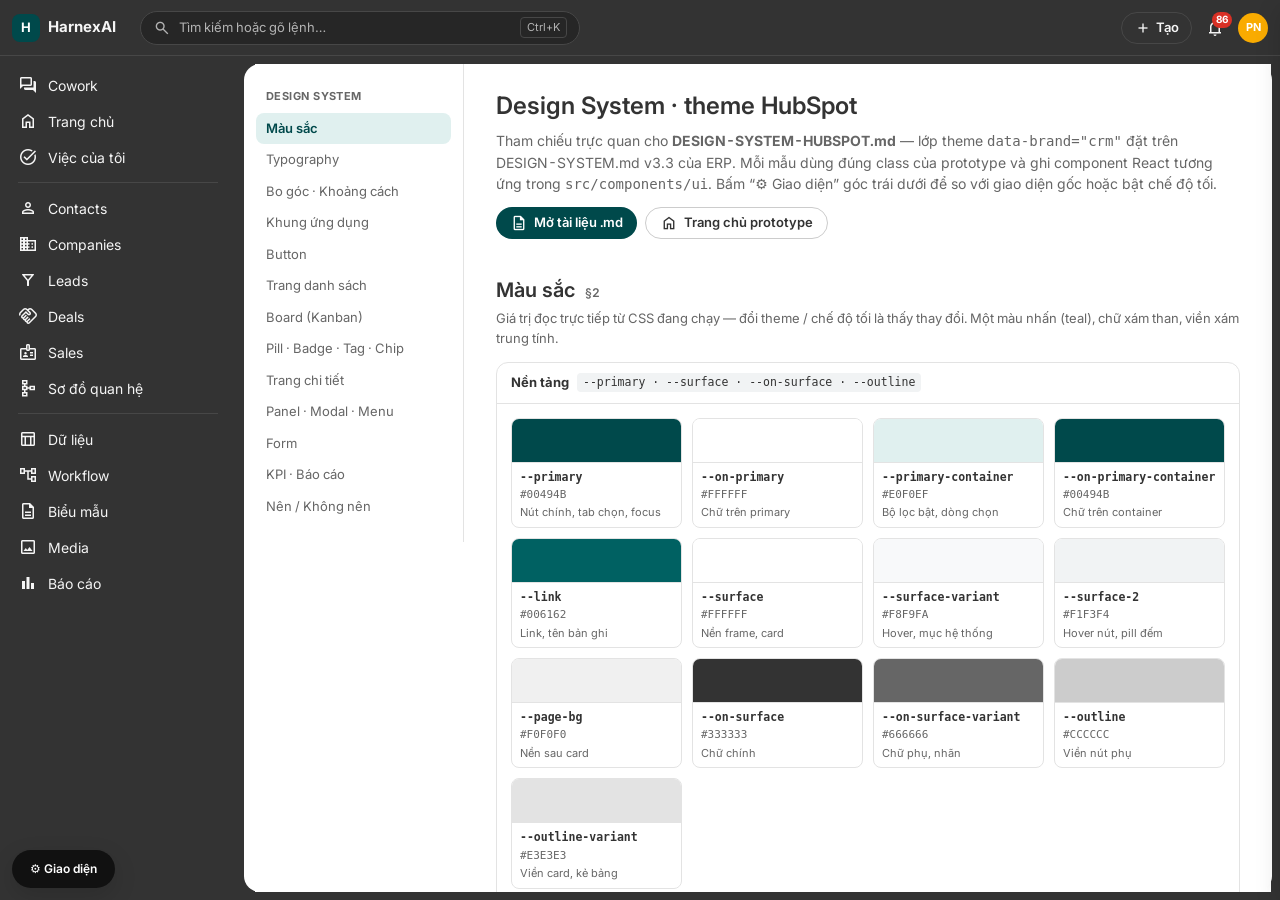
<file: design-system.html>
<!DOCTYPE html>
<html lang="vi" data-brand="crm">
<head>
<meta charset="utf-8">
<meta name="viewport" content="width=device-width, initial-scale=1">
<title>Design System HubSpot — HarnexAI CRM (mockup)</title>
<link rel="preconnect" href="https://fonts.googleapis.com">
<link rel="preconnect" href="https://fonts.gstatic.com" crossorigin>
<link href="https://fonts.googleapis.com/css2?family=Inter:wght@400;500;600;700&family=Be+Vietnam+Pro:wght@400;500;600;700&display=swap" rel="stylesheet">
<link href="https://fonts.googleapis.com/css2?family=Material+Symbols+Outlined:opsz,wght,FILL,GRAD@20,400,0..1,0&display=block" rel="stylesheet">
<script>/* Chỉ hiện icon khi font Material Symbols đã tải xong, tránh lộ tên icon ("edit", "call"…) lúc tải lại trang */
(function(){var d=document,n=0;function ok(){d.documentElement.classList.add('icons-ready')}
function go(){if(!d.fonts||!d.fonts.load)return ok();d.fonts.load('20px "Material Symbols Outlined"').then(function(r){r&&r.length?ok():retry()},retry)}
function retry(){if(n++<120)setTimeout(go,250)}
d.readyState==='loading'?d.addEventListener('DOMContentLoaded',go):go()})();</script>
<link rel="stylesheet" href="crm-shared.css">
<style>
/* ═══ Trang tham chiếu trực quan cho DESIGN-SYSTEM-HUBSPOT.md ═══
   Mọi mẫu dưới đây dùng đúng class của prototype (crm-shared.css + CSS các màn crm-*.html).
   Bảng token đọc giá trị thật bằng getComputedStyle ⇒ đổi "⚙ Giao diện" (gốc / HubSpot / tối) là thấy ngay. */
.frame{overflow:auto}
.frame>*{flex:none}
.ds{display:grid;grid-template-columns:1fr;min-height:100%}
@media(min-width:1100px){.ds{grid-template-columns:220px minmax(0,1fr)}}
.toc{display:none;position:sticky;top:0;align-self:start;max-height:100vh;overflow-y:auto;padding:20px 12px;border-right:1px solid var(--outline-variant)}
@media(min-width:1100px){.toc{display:block}}
.toc a{display:block;padding:6px 10px;border-radius:var(--radius-md);font-size:13px;color:var(--on-surface-variant)}
.toc a:hover{background:var(--surface-2);color:var(--on-surface)}
.toc a.on{background:var(--primary-container);color:var(--on-primary-container);font-weight:600}
.toc b{display:block;font-size:11px;font-weight:700;letter-spacing:.04em;text-transform:uppercase;color:var(--on-surface-variant);padding:4px 10px 8px}
.ct{padding:20px 16px 64px;max-width:1180px;min-width:0}
@media(min-width:905px){.ct{padding:24px 32px 80px}}
.hero h1{font-size:24px;font-weight:600}
.hero p{color:var(--on-surface-variant);max-width:760px;margin-top:6px}
.hero .row{display:flex;gap:8px;flex-wrap:wrap;margin-top:12px}
section.s{padding-top:36px;scroll-margin-top:8px}
section.s>h2{font-size:20px;font-weight:600;display:flex;align-items:baseline;gap:10px}
section.s>h2 small{font-size:12px;font-weight:600;color:var(--on-surface-variant)}
section.s>p.d{color:var(--on-surface-variant);font-size:13px;margin:4px 0 14px;max-width:820px}
.box{border:1px solid var(--outline-variant);border-radius:var(--radius-lg);background:var(--surface);overflow:hidden}
.box+.box{margin-top:12px}
.bh{display:flex;align-items:center;gap:8px;padding:10px 14px;border-bottom:1px solid var(--outline-variant);font-size:12px;color:var(--on-surface-variant);flex-wrap:wrap}
.bh b{color:var(--on-surface);font-size:13px}
.bh code,.spec code{font-family:ui-monospace,SFMono-Regular,Menlo,monospace;font-size:11.5px;background:var(--surface-2);padding:1px 6px;border-radius:4px;color:var(--on-surface)}
.bh .r{margin-left:auto}
.bb{padding:16px;display:flex;flex-wrap:wrap;gap:12px;align-items:center}
.bb.col{flex-direction:column;align-items:stretch}
.bb.gray{background:var(--page-bg)}
.spec{font-size:12.5px;color:var(--on-surface-variant);padding:10px 14px;border-top:1px solid var(--outline-variant);line-height:1.6}
/* Token */
.sw{display:grid;grid-template-columns:repeat(auto-fill,minmax(170px,1fr));gap:10px;padding:14px}
.sw .t{border:1px solid var(--outline-variant);border-radius:var(--radius-md);overflow:hidden;font-size:12px}
.sw .t i{display:block;height:44px;border-bottom:1px solid var(--outline-variant)}
.sw .t div{padding:6px 8px;display:flex;flex-direction:column;gap:1px}
.sw .t b{font-family:ui-monospace,monospace;font-size:11.5px}
.sw .t span{color:var(--on-surface-variant);font-family:ui-monospace,monospace;font-size:11px}
.tt{width:100%;border-collapse:collapse;font-size:13px}
.tt th,.tt td{text-align:left;padding:8px 14px;border-bottom:1px solid var(--outline-variant);vertical-align:middle}
.tt th{font-weight:500;color:var(--on-surface-variant);font-size:12.5px}
.tt tr:last-child td{border-bottom:none}
.radi{display:flex;gap:14px;flex-wrap:wrap;padding:16px}
.radi div{width:88px;height:56px;border:1px solid var(--outline);background:var(--surface-2);display:grid;place-items:center;font-size:11.5px;text-align:center;color:var(--on-surface-variant)}
/* Mẫu shell thu nhỏ */
.mini{display:grid;grid-template-columns:120px 1fr;grid-template-rows:40px 180px;background:var(--canvas);border-radius:var(--radius-lg);overflow:hidden}
.mini .tb{grid-column:1/-1;background:var(--shell-bg);border-bottom:1px solid var(--shell-line);display:flex;align-items:center;gap:8px;padding:0 10px;color:var(--shell-fg);font-size:12px;font-weight:700}
.mini .tb .s{flex:1;max-width:260px;height:24px;border-radius:var(--btn-radius);background:var(--shell-search);border:1px solid var(--shell-line);color:var(--shell-muted);font-weight:400;display:flex;align-items:center;padding:0 10px;font-size:11px}
.mini .sb{background:var(--shell-bg);padding:8px 6px;display:flex;flex-direction:column;gap:2px}
.mini .sb span{height:24px;border-radius:6px;display:flex;align-items:center;padding:0 8px;font-size:11px;color:var(--shell-fg)}
.mini .sb span.on{background:var(--shell-active);color:var(--shell-active-fg);font-weight:600}
.mini .fr{margin:8px;background:var(--surface);border-radius:var(--frame-radius);padding:12px;font-size:12px;color:var(--on-surface-variant)}
/* Danh sách: header, view tab, toolbar, quick filter */
.ph{display:flex;align-items:center;gap:8px;flex-wrap:wrap}
.ttl{display:flex;align-items:center;gap:2px;font-size:24px;font-weight:600;border-radius:var(--radius-md);padding:0 4px;margin-left:-4px}
.ttl:hover{background:var(--surface-2)}
.ph .count{font-size:13px;color:var(--on-surface-variant)}
.ph .act{margin-left:auto;display:flex;gap:8px}
.vtabs{display:flex;align-items:flex-end;gap:2px;border-bottom:1px solid var(--outline-variant);width:100%}
.vtab{display:flex;align-items:center;gap:6px;height:34px;padding:0 12px;font-weight:600;font-size:13px;color:var(--on-surface-variant);white-space:nowrap;border-bottom:2px solid transparent;border-radius:6px 6px 0 0}
.vtab:hover{background:var(--surface-variant)}
.vtab[aria-selected="true"]{color:var(--on-surface);border-bottom-color:var(--on-surface);background:var(--surface-2)}
.search{display:flex;align-items:center;gap:6px;height:32px;padding:0 12px;width:220px;max-width:100%;border:1px solid var(--outline);border-radius:var(--btn-radius);color:var(--on-surface-variant)}
.search input{border:none;outline:none;background:none;flex:1;min-width:0;color:var(--on-surface);font-size:13px}
.seg{display:inline-flex;border:1px solid var(--outline);border-radius:var(--btn-radius);overflow:hidden}
.seg button{height:30px;width:34px;display:grid;place-items:center;color:var(--on-surface-variant)}
.seg button[aria-pressed="true"]{background:var(--surface-2);color:var(--on-surface)}
.segtxt{display:inline-flex;border:1px solid var(--outline);border-radius:var(--btn-radius);overflow:hidden}
.segtxt button{height:30px;padding:0 12px;font-size:12.5px;font-weight:600;color:var(--on-surface-variant)}
.segtxt button[aria-pressed="true"]{background:var(--primary-container);color:var(--on-primary-container)}
.qfbar{display:flex;align-items:center;gap:2px;flex-wrap:wrap}
.qf{display:inline-flex;align-items:center;gap:2px;height:28px;padding:0 6px;border-radius:var(--radius-sm);font-size:12.5px;font-weight:600;color:var(--on-surface);white-space:nowrap}
.qf:hover{background:var(--surface-2)} .qf.on{background:var(--primary-container);color:var(--on-primary-container)}
.qsep{width:1px;height:18px;background:var(--outline-variant);margin:0 6px}
.fclear{font-size:12px;font-weight:600;color:var(--link);margin-left:6px}
/* Bảng */
.tw{overflow:auto;border-top:1px solid var(--outline-variant)}
table.lt{border-collapse:separate;border-spacing:0;min-width:100%}
.lt th,.lt td{border-bottom:1px solid var(--outline-variant);text-align:left;white-space:nowrap;padding:0 12px;height:44px;max-width:300px;overflow:hidden;text-overflow:ellipsis}
.box.compact .lt td{height:34px}
.lt th{position:sticky;top:0;z-index:2;background:var(--surface);font-weight:500;font-size:13px;color:var(--on-surface-variant);cursor:pointer}
.lt th:hover{color:var(--on-surface);background:var(--surface-variant)}
.lt td{font-size:13.5px}
.lt td.num,.lt th.num{text-align:right}
.lt>tbody>tr:hover>td{background:var(--surface-2)}
.lt>tbody>tr.sel>td{background:var(--primary-container)}
.lt .cb{width:44px;min-width:44px;text-align:center;position:sticky;left:0;z-index:1;background:var(--surface)}
.lt th.cb{z-index:3}
.lt .nm{min-width:260px;position:sticky;left:44px;z-index:1;background:var(--surface);border-right:1px solid var(--outline-variant)}
.lt th.nm{z-index:3}
.lt input{accent-color:var(--primary)}
.pri{display:flex;align-items:center;gap:8px;min-width:0}
.pri a{font-weight:600;color:var(--link);overflow:hidden;text-overflow:ellipsis}
.pri a:hover{text-decoration:underline}
.xbtn{width:22px;height:22px;border-radius:var(--radius-sm);display:grid;place-items:center;color:var(--on-surface-variant);margin-left:-6px}
.xbtn:hover{background:var(--surface-variant)}
.pvb{display:none;height:26px;padding:0 8px;border-radius:var(--btn-radius);border:1px solid var(--outline);background:var(--surface);align-items:center;margin-left:auto;font-size:12px;font-weight:600}
tr:hover .pvb,.pvb:focus-visible{display:inline-flex}
.bulk{display:flex;align-items:center;gap:6px;padding:6px 16px;background:var(--primary-container);color:var(--on-primary-container);font-size:13px;font-weight:600}
.foot{display:flex;align-items:center;gap:6px;padding:8px 16px;border-top:1px solid var(--outline-variant)}
.foot .pillc{font-size:12px;font-weight:600;padding:3px 10px;border-radius:var(--radius-pill);background:var(--surface-2)}
.foot .r{margin-left:auto;display:flex;gap:6px}
/* Board */
.kb{display:flex;gap:10px;overflow-x:auto;padding:12px 16px;align-items:flex-start}
.kcol{flex:none;width:260px;background:var(--board-col,#F0F0F0);border-radius:var(--radius-lg);padding-bottom:8px}
html[data-theme="dark"] .kcol{background:var(--surface-variant)}
.kh{display:flex;align-items:center;gap:6px;padding:10px 10px 6px;font-size:13px;font-weight:600}
.kh .n{font-size:12px;font-weight:700;color:var(--on-surface-variant)}
.kcards{display:flex;flex-direction:column;gap:8px;padding:4px 8px}
.kc{background:var(--surface);border:1px solid var(--outline-variant);border-radius:var(--radius-lg);padding:12px;display:flex;flex-direction:column;gap:5px;box-shadow:0 1px 2px rgba(0,0,0,.04);cursor:grab}
.kc:hover{border-color:var(--outline);box-shadow:var(--shadow-2)}
.kc a{font-weight:600;color:var(--link)}
.kc .ln{display:flex;align-items:center;gap:6px;font-size:12px}
.kc .ln .ms{font-size:15px;color:var(--on-surface-variant)}
.kc .kf{display:flex;gap:6px;border-top:1px solid var(--outline-variant);padding-top:8px;margin-top:4px}
.kc .kf button{width:26px;height:26px;border-radius:var(--radius-sm);display:grid;place-items:center;color:var(--on-surface-variant)}
.kc .kf button:hover{background:var(--surface-2)}
.kcards.drop{outline:2px dashed var(--primary);outline-offset:-4px;border-radius:var(--radius-md)}
/* Record */
.card{background:var(--surface);border:1px solid var(--outline-variant);border-radius:var(--radius-lg);width:320px;max-width:100%}
.ch{display:flex;align-items:center;gap:6px;padding:12px 14px;font-weight:600}
.ch .r{margin-left:auto;display:flex;gap:2px;align-items:center}
.cb2{padding:0 14px 14px}
.idt{display:flex;gap:12px;align-items:center;padding:12px 14px 4px}
.idt .ic{width:48px;height:48px;border-radius:50%;background:var(--primary-container);color:var(--on-primary-container);display:grid;place-items:center;font-weight:700;font-size:16px}
.idt h1{font-size:20px;font-weight:700;line-height:1.3}
.sub{padding:0 14px 6px;font-size:13px;display:flex;flex-direction:column;gap:3px}
.sub a{color:var(--link);font-weight:600}
.qa{display:flex;justify-content:space-between;gap:4px;padding:10px 14px 14px}
.qa button{display:flex;flex-direction:column;align-items:center;gap:4px;font-size:11.5px;flex:1}
.qa .o{width:36px;height:36px;border-radius:50%;border:1px solid var(--outline);display:grid;place-items:center}
.qa button:hover .o{background:var(--surface-2)}
.newb{display:inline-flex;align-items:center;height:16px;padding:0 6px;margin-left:6px;border-radius:var(--radius-pill);font-size:10px;font-weight:700;background:#E3F2FD;color:#0B5CAD;vertical-align:1px}
.rtabs{display:flex;border-bottom:1px solid var(--outline-variant);width:100%}
.rtab{height:48px;padding:0 14px;font-weight:600;color:var(--on-surface-variant);border-bottom:2px solid transparent}
.rtab[aria-selected="true"]{color:var(--on-surface);border-bottom-color:var(--primary)}
/* KPI & báo cáo */
.kpis{display:grid;grid-template-columns:repeat(auto-fill,minmax(170px,1fr));gap:10px;width:100%}
.kpi{border:1px solid var(--outline-variant);border-radius:var(--radius-md);padding:10px 12px;background:var(--surface)}
.kpi .l{font-size:12px;color:var(--on-surface-variant);display:flex;align-items:center;gap:4px}
.kpi .v{font-size:20px;font-weight:700;margin-top:2px}
.kpi .s{font-size:11.5px;color:var(--on-surface-variant);margin-top:2px}
.kpi.warn .v{color:var(--error)}
.bar{display:flex;align-items:center;gap:8px}
.bar .t{flex:1;height:8px;border-radius:99px;background:var(--surface-2);overflow:hidden}
.bar .t i{display:block;height:100%;border-radius:99px}
.bar b{font-size:12.5px;min-width:38px;text-align:right}
.rc{border:1px solid var(--outline-variant);border-radius:var(--radius-lg);padding:14px 16px;background:var(--surface);display:flex;flex-direction:column;gap:8px;width:320px;max-width:100%;position:relative}
.rc h3{font-size:15px;font-weight:600;color:var(--link);display:flex;align-items:center;gap:6px}
.rc .chips{display:flex;gap:6px;flex-wrap:wrap}
.rc .big{font-size:40px;font-weight:700;color:var(--link);text-align:center;line-height:1.1;padding:10px 0 2px}
.rc .dl{font-size:12.5px;color:var(--on-surface-variant);text-align:center}
.rc-tb{position:absolute;top:10px;right:10px;display:flex;gap:2px;opacity:0;transition:opacity .12s;background:var(--surface)}
.rc:hover .rc-tb,.rc:focus-within .rc-tb{opacity:1}
.rc-tb button{width:28px;height:28px;border-radius:var(--radius-sm);display:grid;place-items:center;color:var(--on-surface-variant)}
.rc-tb button:hover{background:var(--surface-2)}
/* Popover mẫu đặt tĩnh */
.pop.static{position:static;display:block;width:260px}
.ac-empty{display:flex;flex-direction:column;align-items:center;gap:6px;text-align:center;font-size:13px;color:var(--on-surface-variant);padding:10px 4px}
.do{display:grid;grid-template-columns:1fr;gap:10px;width:100%}
@media(min-width:760px){.do{grid-template-columns:1fr 1fr}}
.do>div{border-radius:var(--radius-md);padding:10px 12px;font-size:13px}
.do .y{background:var(--success-container)} .do .n{background:var(--error-container)}
.do b{display:block;margin-bottom:4px}
.fs2{width:min(420px,100%)}
</style>
</head>
<body>
<div class="app">
  <header class="topbar" id="topbar"></header>
  <nav class="sidebar" id="sidebar" aria-label="Điều hướng chính"></nav>
  <main class="main"><div class="frame" id="frame"><div class="ds">
    <nav class="toc" id="toc" aria-label="Mục lục design system"><b>Design System</b></nav>
    <div class="ct">
      <div class="hero"><h1>Design System · theme HubSpot</h1>
        <p>Tham chiếu trực quan cho <b>DESIGN-SYSTEM-HUBSPOT.md</b> — lớp theme <code>data-brand="crm"</code> đặt trên DESIGN-SYSTEM.md v3.3 của ERP. Mỗi mẫu dùng đúng class của prototype và ghi component React tương ứng trong <code>src/components/ui</code>. Bấm “⚙ Giao diện” góc trái dưới để so với giao diện gốc hoặc bật chế độ tối.</p>
        <div class="row"><a class="btn btn--primary" href="DESIGN-SYSTEM-HUBSPOT.md"><span class="ms sm">description</span>Mở tài liệu .md</a><a class="btn btn--secondary" href="index.html"><span class="ms sm">home</span>Trang chủ prototype</a></div></div>

      <section class="s" id="s-color" data-t="Màu sắc"><h2>Màu sắc <small>§2</small></h2><p class="d">Giá trị đọc trực tiếp từ CSS đang chạy — đổi theme / chế độ tối là thấy thay đổi. Một màu nhấn (teal), chữ xám than, viền xám trung tính.</p>
        <div class="box"><div class="bh"><b>Nền tảng</b><code>--primary · --surface · --on-surface · --outline</code></div><div class="sw" id="swBase"></div></div>
        <div class="box"><div class="bh"><b>Shell (topbar + sidebar)</b><code>--shell-*</code></div><div class="sw" id="swShell"></div></div>
        <div class="box"><div class="bh"><b>Trạng thái</b><code>--success · --warning · --error (+ container)</code></div><div class="sw" id="swState"></div></div>
        <div class="box"><div class="bh"><b>Phân loại — pill lựa chọn</b><code>--cat-1…7</code><span class="r">Chỉ dùng cho giá trị SELECT / STATUS</span></div><div class="bb" id="catRow"></div></div>
      </section>

      <section class="s" id="s-type" data-t="Typography"><h2>Typography <small>§3</small></h2><p class="d">Inter + Be Vietnam Pro, số tabular. Thay đổi lớn nhất: header bảng chữ thường 13/500 thay cho HOA 11px.</p>
        <div class="box"><table class="tt"><thead><tr><th>Vai trò</th><th>Mẫu</th><th>Cỡ / đậm</th></tr></thead><tbody id="typeRows"></tbody></table></div>
      </section>

      <section class="s" id="s-space" data-t="Bo góc · Khoảng cách"><h2>Bo góc · Khoảng cách · Bóng <small>§4</small></h2><p class="d">Nút & ô tìm kiếm bo tròn hẳn; card 12px; frame 16px; pill lựa chọn và ô sửa tại chỗ 4px. Card không có bóng — tách bằng viền.</p>
        <div class="box"><div class="radi"><div style="border-radius:4px">4px<br>pill · ô sửa</div><div style="border-radius:8px">8px<br>input · menu</div><div style="border-radius:12px">12px<br>card · modal</div><div style="border-radius:16px">16px<br>frame</div><div style="border-radius:999px">999px<br>nút</div></div>
          <div class="spec">Padding trang danh sách <code>16px</code> · lưới card <code>12px</code> · padding card <code>14px</code> · header card <code>12px 14px</code> · khoảng trường form <code>14px</code> · Bóng: chỉ popover (<code>--shadow-2</code>), panel & modal (<code>--shadow-3</code>), thẻ board khi hover.</div></div>
      </section>

      <section class="s" id="s-shell" data-t="Khung ứng dụng"><h2>Khung ứng dụng <small>§5</small></h2><p class="d">Topbar 56px + sidebar tối, nội dung là frame trắng bo 16px cách 8px. Chính trang này đang dùng khung đó. Sidebar: 236px (≥1240) · rail 72px (905–1239) · drawer (&lt;905).</p>
        <div class="box"><div class="bb"><div class="mini" style="width:100%"><div class="tb"><span class="brand-mark" style="width:22px;height:22px;font-size:11px">H</span>HarnexAI<span class="s">Tìm kiếm hoặc gõ lệnh…</span></div>
          <div class="sb"><span>Trang chủ</span><span class="on">Contacts</span><span>Companies</span><span>Deals</span><span>Sales</span></div><div class="fr">Frame — <code>--surface</code>, <code>--frame-radius</code>, <code>--frame-gap</code></div></div></div>
          <div class="spec">ERP: <code>features/shell/AppHeader.tsx</code> · <code>UnifiedSidebar.tsx</code> · <code>NavRail.tsx</code> · <code>SidebarDrawer.tsx</code> · <code>app/(app)/app-shell.tsx</code></div></div>
      </section>

      <section class="s" id="s-btn" data-t="Button"><h2>Button <small>§6.1 · Button.tsx</small></h2><p class="d">Cao 32px (sm 28px), chữ 13/600, bo pill. Tối đa một nút primary trong khung nhìn.</p>
        <div class="box"><div class="bh"><b>Variant</b><code>primary · secondary · ghost · danger</code></div>
          <div class="bb"><button class="btn btn--primary">Tạo contact</button><button class="btn btn--secondary">Huỷ</button><button class="btn btn--text">Thao tác<span class="ms xs">arrow_drop_down</span></button><button class="btn btn--danger">Xoá contact</button><button class="btn btn--primary" disabled>Đã khoá</button></div>
          <div class="bh"><b>Kích thước & icon</b><code>size="sm" · iconOnly · split</code></div>
          <div class="bb"><button class="btn btn--primary sm"><span class="ms xs">add</span>Thêm</button><button class="btn btn--secondary sm">Nhỏ</button><button class="btn btn--secondary btn--icon" aria-label="Làm mới" title="Làm mới"><span class="ms sm">refresh</span></button><button class="btn btn--text btn--icon" aria-label="Thêm tuỳ chọn" title="Thêm tuỳ chọn"><span class="ms sm">more_vert</span></button><button class="btn btn--secondary" id="splitDemo">Thêm deals<span class="ms sm">arrow_drop_down</span></button><a class="ac-all" href="#s-btn" style="color:var(--link);font-weight:600;font-size:13px">Xem tất cả →</a></div>
          <div class="spec">Việc phải làm ở ERP: <code>SIZE.md</code> h-9 → <b>h-8</b>, <code>SIZE.sm</code> giữ h-7 nhưng chữ 12/600, <code>rounded-md</code> → <b><code>rounded-btn</code></b>, <code>danger</code> → nền đặc <code>--error</code>.</div></div>
      </section>

      <section class="s" id="s-list" data-t="Trang danh sách"><h2>Trang danh sách <small>§6.2–6.6 · Template T1</small></h2><p class="d">ObjectHeader → view tabs → toolbar → bộ lọc nhanh → bảng → footer. Rê chuột vào dòng để thấy nút “Xem trước”; tick checkbox để thấy thanh hàng loạt.</p>
        <div class="box" id="listBox">
          <div class="bb col" style="gap:10px;padding-bottom:0">
            <div class="ph"><button class="ttl">Contacts<span class="ms">expand_more</span></button><span class="count">18 bản ghi</span><div class="act"><button class="btn btn--text btn--icon" aria-label="Tuỳ chọn"><span class="ms sm">more_vert</span></button><button class="btn btn--primary">Thêm contacts<span class="ms sm">arrow_drop_down</span></button></div></div>
            <div class="vtabs" role="tablist"><button class="vtab" role="tab" aria-selected="true">Tất cả contacts</button><button class="vtab" role="tab" aria-selected="false">Contacts của tôi</button><button class="vtab" role="tab" aria-selected="false">Chưa có owner</button><button class="btn btn--text btn--icon sm" aria-label="Thêm view"><span class="ms xs">add</span></button></div>
            <div class="ph"><label class="search"><span class="ms sm">search</span><input placeholder="Tìm kiếm" aria-label="Tìm kiếm"></label><button class="btn btn--secondary sm"><span class="ms xs">filter_list</span>Bộ lọc nâng cao</button><button class="btn btn--text sm">Sắp xếp<span class="ms xs">arrow_drop_down</span></button>
              <div class="act"><span class="seg" role="group" aria-label="Chế độ xem"><button aria-pressed="true" aria-label="Bảng"><span class="ms sm">table_rows</span></button><button aria-pressed="false" aria-label="Board"><span class="ms sm">view_kanban</span></button></span><button class="btn btn--text btn--icon" aria-label="Cài đặt bảng" id="cmpBtn" title="Bật / tắt chế độ gọn"><span class="ms sm">settings</span></button></div></div>
            <div class="qfbar"><button class="qf on" id="qfOwner">Owner: Minh Trần<span class="ms xs">arrow_drop_down</span></button><button class="qf">Ngày tạo<span class="ms xs">arrow_drop_down</span></button><button class="qf">Ngày hoạt động gần nhất<span class="ms xs">arrow_drop_down</span></button><button class="qf">Lead status<span class="ms xs">arrow_drop_down</span></button><button class="btn btn--text btn--icon sm" aria-label="Thêm bộ lọc nhanh"><span class="ms xs">add_circle</span></button><span class="qsep"></span><button class="qf">Bộ lọc nâng cao (0)</button><button class="fclear">Xoá tất cả</button></div>
          </div>
          <div class="bulk" id="bulk" hidden><span id="bulkN">Đã chọn 1</span><button class="btn btn--text sm"><span class="ms sm">person</span>Gán owner</button><button class="btn btn--text sm"><span class="ms sm">delete</span>Xoá</button></div>
          <div class="tw" style="margin-top:10px"><table class="lt"><thead><tr><th class="cb"><input type="checkbox" aria-label="Chọn tất cả" id="ckAll"></th><th class="nm">Tên<span class="ms xs" style="vertical-align:-3px">arrow_downward</span></th><th>Email</th><th>Contact owner</th><th>Lead status</th><th class="num">Số deal</th><th style="width:44px"><span class="ms sm">add</span></th></tr></thead>
            <tbody id="rows"></tbody></table></div>
          <div class="foot"><span class="pillc">3 bản ghi</span><div class="r"><button class="btn btn--secondary btn--icon" aria-label="Làm mới"><span class="ms sm">refresh</span></button><button class="btn btn--secondary"><span class="ms sm">ios_share</span>Export</button></div></div>
          <div class="spec">Header bảng <code>13/500</code> chữ thường nền trắng · dòng <code>44px</code> (gọn <code>34px</code>) · cột checkbox + cột tên dính trái, cột tên có viền phải · ô <code>13.5px</code>. ERP: <code>DataTable.tsx</code> · <code>RecordTableView.tsx</code> · <code>RecordFilterBar.tsx</code> · <code>SavedViewsMenu.tsx</code>.</div>
        </div>
      </section>

      <section class="s" id="s-board" data-t="Board (Kanban)"><h2>Board (Kanban) <small>§6.7 · RecordKanbanView.tsx</small></h2><p class="d">Cột 280px nền xám nhạt, thẻ trắng bo 12px, bóng chỉ khi rê chuột; footer thẻ có 3 hành động nhanh.</p>
        <div class="box"><div class="kb" id="kb"></div></div>
      </section>

      <section class="s" id="s-tags" data-t="Pill · Badge · Tag · Chip"><h2>Pill · Badge · Tag · Chip <small>§6.8</small></h2><p class="d">Bốn thứ khác nhau — không dùng lẫn.</p>
        <div class="box"><div class="bh"><b>Pill lựa chọn</b><code>OptionPill</code><span class="r">giá trị SELECT/STATUS — màu theo thứ tự lựa chọn, bo 4px</span></div><div class="bb" id="pillRow"></div>
          <div class="bh"><b>Badge trạng thái</b><code>Badge tone</code><span class="r">trạng thái hệ thống — nền container + chấm</span></div><div class="bb"><span class="chip">Đang mở</span><span class="chip won">Closed Won</span><span class="chip lost">Closed Lost</span><span class="chip muted">Nháp</span></div>
          <div class="bh"><b>Tag</b><code>Chip variant="tag"</code></div><div class="bb"><span class="tag">Deals_Pipeline</span><span class="tag pk">Primary</span><span class="newb">Mới</span></div>
          <div class="bh"><b>Chip lọc</b><code>Chip active</code></div><div class="bb"><button class="fchip2" style="background:var(--primary-container);color:var(--on-primary-container)">Tất cả hoạt động<span class="ms xs">arrow_drop_down</span></button><button class="fchip2">Tất cả người dùng<span class="ms xs">arrow_drop_down</span></button><span class="uchip"><span class="av">M</span>Minh Trần</span></div></div>
      </section>

      <section class="s" id="s-record" data-t="Trang chi tiết"><h2>Trang chi tiết bản ghi <small>§6.9 · Template T2</small></h2><p class="d">3 cột 320 / 1fr / 320 trên nền <code>--page-bg</code>. Thuộc tính bấm để sửa tại chỗ.</p>
        <div class="box"><div class="bb gray" style="align-items:flex-start">
          <section class="card"><div style="display:flex;justify-content:space-between;padding:10px 10px 0 8px"><a style="display:inline-flex;align-items:center;font-weight:600;font-size:14px" href="#s-record"><span class="ms sm">chevron_left</span>Contacts</a><button class="btn btn--text sm">Thao tác<span class="ms xs">arrow_drop_down</span></button></div>
            <div class="idt"><span class="ic">TH</span><h1>Nguyễn Thị Hạnh</h1></div>
            <div class="sub"><span>Giám đốc vận hành tại <a href="#s-record">Dược phẩm Thiên Phúc</a></span><a href="#s-record">hanh.nguyen@thienphuc.vn</a></div>
            <div class="qa"></div></section>
          <section class="card"><div class="ch"><span class="ms sm">expand_more</span>Thông tin chính<span class="r"><button class="btn btn--text sm">Thao tác<span class="ms xs">arrow_drop_down</span></button></span></div><div class="cb2"><div class="props" id="props"></div></div></section>
          <section class="card" style="width:420px"><div class="rtabs" role="tablist"><button class="rtab" role="tab" aria-selected="true">Tổng quan</button><button class="rtab" role="tab" aria-selected="false">Hoạt động</button></div>
            <div class="cb2" style="padding-top:14px"><div class="ta"><div class="ta-h"><span class="ms sm ic">call</span><b>Cuộc gọi</b> với Nguyễn Thị Hạnh<time>22/9/2026 16:00</time></div><div class="ta-b">Trao đổi yêu cầu tích hợp kho, hẹn gửi báo giá trước 25/9.</div></div>
              <div class="ta sys" style="margin-top:10px"><div class="ta-h"><span class="ms sm ic">sync</span>Lifecycle stage: Lead → Opportunity<time>15/9/2026</time></div></div></div></section>
          <section class="card"><div class="ch"><span class="ms sm">expand_more</span>Companies (1)<span class="r"><button class="btn btn--text sm"><span class="ms xs">add</span>Thêm</button></span></div><div class="cb2">
            <div class="ac-it"><div class="ac-top"><a class="ac-name" href="#s-record">Dược phẩm Thiên Phúc</a><span class="tag pk">Primary</span><button class="btn btn--text btn--icon ac-more" aria-label="Thao tác"><span class="ms sm">more_horiz</span></button></div><div class="ac-ln"><span>Domain:</span> thienphucpharma.vn</div><div class="ac-ln"><span>Số điện thoại:</span> 028 4021 1481</div><button class="ac-lbl">Thêm nhãn liên kết</button></div>
            <a class="ac-all" href="#s-record">Xem tất cả Companies liên kết<span class="ms xs">open_in_new</span></a></div></section>
        </div><div class="spec">Mới cần viết ở ERP: <code>PropertyList</code> (thay danh sách trường tự viết trong <code>RecordDetailDrawer.tsx</code> / <code>RecordDetailPage.tsx</code>) · <code>AssociationCard</code> (trường RELATION) · <code>Timeline</code>.</div></div>
      </section>

      <section class="s" id="s-overlay" data-t="Panel · Modal · Menu"><h2>Panel · Modal · Menu · Toast <small>§6.10–6.14</small></h2><p class="d">Bấm để mở bản thật. Panel phải 460px, footer canh trái; modal 480px, footer có viền trên; menu có ô tìm kiếm.</p>
        <div class="box"><div class="bb"><button class="btn btn--secondary" id="openPanel"><span class="ms sm">right_panel_open</span>Mở panel “Tạo contact”</button><button class="btn btn--secondary" id="openModal"><span class="ms sm">web_asset</span>Mở modal</button><button class="btn btn--secondary" id="openConfirm"><span class="ms sm">warning</span>Mở xác nhận xoá</button><button class="btn btn--secondary" id="openToast"><span class="ms sm">chat_info</span>Hiện toast</button></div>
          <div class="bb" style="align-items:flex-start"><div class="pop static" role="menu"><label class="srch2" style="margin:2px 2px 6px;height:32px"><input placeholder="Tìm" aria-label="Tìm trong menu"><span class="ms sm">search</span></label><div class="hd">Hoạt động</div><button class="mi"><span class="ms sm">call</span>Ghi lại cuộc gọi</button><button class="mi"><span class="ms sm">event</span>Ghi lại cuộc họp</button><div class="sep"></div><button class="mi"><span class="ms sm">merge</span>Gộp<span style="margin-left:auto;font-size:10.5px;font-weight:700;color:var(--on-surface-variant)">Sắp có</span></button><button class="mi" style="color:var(--error)"><span class="ms sm">delete</span>Xoá</button></div>
            <div class="selpop" style="position:static"><input placeholder="Tìm lựa chọn" aria-label="Tìm lựa chọn"><div class="opts" id="selOpts"></div><button class="clear">Xoá giá trị</button></div></div>
          <div class="spec">ERP: <code>Drawer.tsx</code> (460, footer trái, dock 400 ≥1240px) · <code>Modal.tsx</code> (sm 480, header 17/700) · <code>ConfirmDialog.tsx</code> · <code>Menu.tsx</code> / <code>Popover.tsx</code> (position fixed, bỏ qua cuộn 400ms đầu) · <code>Combobox.tsx</code> (chọn lựa chọn dạng pill).</div></div>
      </section>

      <section class="s" id="s-form" data-t="Form"><h2>Form & trường nhập <small>§6.13 · Field.tsx</small></h2><p class="d">Nhãn 13/600, input 36px bo 8px, viền đủ tương phản (3:1), focus viền 2px màu nhấn.</p>
        <div class="box"><div class="bb" style="align-items:flex-start;gap:24px"><form class="field-form fs2" onsubmit="return false">
            <label><span>Email <span class="req">*</span></span><input class="in" style="border-color:#8F8F8F" placeholder="ten@congty.vn"></label>
            <label>Lifecycle stage<select class="in" style="border-color:#8F8F8F"><option>Lead</option><option>Opportunity</option></select></label>
            <label>Ghi chú<small>Không bắt buộc</small><textarea class="in" style="border-color:#8F8F8F"></textarea></label>
            <label class="chk"><input type="checkbox" checked style="accent-color:var(--primary)">Hiện ở vùng “Trường bổ sung”</label>
            <p class="err" role="alert">Nhập email hoặc họ tên của Contact</p></form>
          <div class="assoc-sec fs2"><b>Liên kết Contact với</b><label class="field-form" style="gap:4px"><span style="font-size:13px;font-weight:600">Company</span><select class="in" style="border-color:#8F8F8F"><option>— Không —</option></select></label></div></div>
          <div class="spec">Ô sửa tại chỗ (trong bảng / danh sách thuộc tính): cao <code>30px</code>, viền 1px <code>--primary</code>, bo <code>4px</code>. Enter lưu · Esc huỷ.</div></div>
      </section>

      <section class="s" id="s-kpi" data-t="KPI · Báo cáo"><h2>KPI · Card báo cáo <small>§6.16 · StatCard.tsx · KpiCard.tsx</small></h2><p class="d">Thẻ KPI nhỏ cho dải số liệu đầu trang; card báo cáo cho dashboard (rê chuột để thấy toolbar).</p>
        <div class="box"><div class="bb gray" style="align-items:flex-start"><div class="kpis" style="max-width:720px">
            <div class="kpi"><div class="l"><span class="ms xs">emoji_events</span>Doanh số thắng</div><div class="v">90 tr ₫</div><div class="s">Deal Closed Won trong kỳ</div></div>
            <div class="kpi"><div class="l"><span class="ms xs">flag</span>Đạt chỉ tiêu</div><div class="v">27%</div><div class="s"><span class="bar"><span class="t"><i style="width:27%;background:var(--primary)"></i></span><b>27%</b></span></div></div>
            <div class="kpi warn"><div class="l"><span class="ms xs">assignment_late</span>Task quá hạn</div><div class="v">2</div><div class="s">Chưa hoàn thành</div></div></div>
          <div class="rc" tabindex="0"><div class="rc-tb"><button aria-label="Kéo để sắp xếp"><span class="ms sm">drag_indicator</span></button><button aria-label="Làm mới"><span class="ms sm">refresh</span></button><button aria-label="Thêm"><span class="ms sm">more_vert</span></button></div>
            <h3>Contact mới<span class="ms xs" style="color:var(--on-surface-variant)">info</span></h3><div class="chips"><span class="tag">Tháng này</span><span class="tag">So với tháng trước</span></div><div class="big">12</div><div class="dl">▲ 20% so với kỳ trước</div></div></div>
          <div class="spec">Thanh tiến độ: ≥100% <code>--success</code> · 50–99% <code>--warning</code> · &lt;50% <code>--primary</code>. Số KPI trên card báo cáo 40/700 màu <code>--link</code>, bấm để xem danh sách bản ghi.</div></div>
      </section>

      <section class="s" id="s-rules" data-t="Nên / Không nên"><h2>Nên / Không nên</h2><p class="d">Những lỗi hay gặp khi đổi một màn cũ sang theme.</p>
        <div class="do">
          <div class="y"><b>✓ Giá trị lựa chọn = pill màu</b>Giai đoạn, lifecycle, lead status dùng <code>OptionPill</code>.</div><div class="n"><b>✗ Dùng Badge trạng thái cho giá trị lựa chọn</b>Badge chỉ cho trạng thái hệ thống (task, workflow, Won/Lost).</div>
          <div class="y"><b>✓ Sửa tại chỗ</b>Bấm thuộc tính / ô bảng để sửa; toast xác nhận.</div><div class="n"><b>✗ Mở trang “Chỉnh sửa” riêng</b>cho việc đổi 1 trường.</div>
          <div class="y"><b>✓ Một nút primary</b>trong khung nhìn — còn lại secondary / ghost.</div><div class="n"><b>✗ Chữ tối trên shell</b>Trên topbar/sidebar chỉ dùng <code>--shell-*</code>.</div>
          <div class="y"><b>✓ Xem nhanh bằng panel dock</b>từ bảng / board, không rời danh sách.</div><div class="n"><b>✗ Tự vẽ bảng / modal</b>Luôn qua <code>DataTable</code>, <code>Modal</code>, <code>Drawer</code>.</div>
        </div>
      </section>
    </div>
  </div></div></main>
</div>
<div class="scrim" id="scrim"></div>
<aside class="panel" id="panel"></aside>
<div class="modal-bg" id="modal"></div>
<div class="demo" id="demo" role="group" aria-label="Điều khiển mockup"></div>
<div class="toast" id="toast" role="status"></div>

<script src="crm-shared.js"></script>
<script>
const { esc, toast, $ } = HX;
HX.shell('ds');
const css = v => getComputedStyle(document.documentElement).getPropertyValue(v).trim();

/* ── Token: vẽ lại khi đổi theme / chế độ tối ── */
const GROUPS = {
  swBase: [['--primary','Nút chính, tab chọn, focus'],['--on-primary','Chữ trên primary'],['--primary-container','Bộ lọc bật, dòng chọn'],['--on-primary-container','Chữ trên container'],['--link','Link, tên bản ghi'],['--surface','Nền frame, card'],['--surface-variant','Hover, mục hệ thống'],['--surface-2','Hover nút, pill đếm'],['--page-bg','Nền sau card'],['--on-surface','Chữ chính'],['--on-surface-variant','Chữ phụ, nhãn'],['--outline','Viền nút phụ'],['--outline-variant','Viền card, kẻ bảng']],
  swShell: [['--shell-bg','Nền topbar / sidebar'],['--shell-fg','Chữ, icon shell'],['--shell-muted','Placeholder'],['--shell-hover','Hover'],['--shell-active','Mục đang chọn'],['--shell-line','Vạch ngăn'],['--shell-search','Ô tìm kiếm'],['--canvas','Nền quanh frame']],
  swState: [['--success','Thành công'],['--success-container',''],['--warning','Cảnh báo'],['--warning-container',''],['--error','Lỗi, quá hạn'],['--error-container','']],
};
function drawTokens() {
  Object.entries(GROUPS).forEach(([id, arr]) => { $('#' + id).innerHTML = arr.map(([v, d]) => `<div class="t"><i style="background:var(${v})"></i><div><b>${v}</b><span>${esc(css(v) || '—')}</span>${d ? `<span style="font-family:inherit">${esc(d)}</span>` : ''}</div></div>`).join(''); });
}
drawTokens();
new MutationObserver(drawTokens).observe(document.documentElement, { attributes:true, attributeFilter:['data-brand','data-theme'] });

$('#catRow').innerHTML = ['','c2','c3','c4','c5','c6','c7'].map((c, i) => `<span class="pill ${c}">Lựa chọn ${i + 1}</span>`).join('') + '<span class="nil" style="font-size:12px">Lựa chọn thứ 8 quay về màu 1</span>';
const STAGES = ['1. MQL Qualified','2. Discovery Call','3. Demo Scheduled','4. Proposal Sent','5. Closed Won','6. Closed Lost'];
$('#pillRow').innerHTML = STAGES.map((s, i) => `<span class="pill ${i ? 'c' + (i + 1) : ''}">${s}</span>`).join('');
$('#selOpts').innerHTML = STAGES.slice(0, 4).map((s, i) => `<button class="opt ${i === 1 ? 'cur' : ''}"><span class="pill ${i ? 'c' + (i + 1) : ''}">${s}</span></button>`).join('');

/* ── Typography ── */
const TYPE = [['Tiêu đề trang danh sách','Contacts','24px','600'],['Tên bản ghi','Nguyễn Thị Hạnh','20px','700'],['Tiêu đề panel','Tạo contact','18px','700'],['Tiêu đề modal','Chọn cột hiển thị','17px','700'],['Tiêu đề card báo cáo','Deals theo giai đoạn','15px','600'],['Tiêu đề card','Thông tin chính','14px','600'],['Nội dung','Khách cần triển khai BYOC.','14px','400'],['Ô bảng','hanh.nguyen@thienphuc.vn','13.5px','400'],['Header bảng','Ngày hoạt động gần nhất','13px','500'],['Nút','Thêm contacts','13px','600'],['Bộ lọc nhanh','Lead status ▾','12.5px','600'],['Nhãn thuộc tính','Contact owner','12px','400'],['Nhãn nhóm HOA','THUỘC TÍNH TUỲ CHỈNH','11px','700']];
$('#typeRows').innerHTML = TYPE.map(([r, s, z, w]) => `<tr><td class="nil">${r}</td><td style="font-size:${z};font-weight:${w};${r === 'Tiêu đề card báo cáo' ? 'color:var(--link);' : ''}${r.includes('Header') || r.includes('Nhãn') ? 'color:var(--on-surface-variant);' : ''}${r.includes('HOA') ? 'letter-spacing:.04em;' : ''}">${s}</td><td><code style="font-size:11.5px">${z} / ${w}</code></td></tr>`).join('');

/* ── Bảng ── */
const ROWS = [['Nguyễn Thị Hạnh','hanh.nguyen@thienphuc.vn','Minh Trần','Có deal',1,3],['Trần Quốc Bảo','bao.tran@thienphuc.vn','Minh Trần','Đang mở',1,0],['Lê Thu Hà','ha.le@bienxanh.vn','Lan Lê','Mới',0,2]];
const LS = ['Mới','Đang mở','Đang xử lý','Có deal'];
$('#rows').innerHTML = ROWS.map(([n, e, o, ls, d, c]) => `<tr><td class="cb"><input type="checkbox" aria-label="Chọn ${n}"></td><td class="nm"><div class="pri"><button class="xbtn" aria-label="Mở rộng"><span class="ms xs">chevron_right</span></button><span class="av sm">${n.split(' ').slice(-2).map(w => w[0]).join('')}</span><a href="#s-list">${n}</a><button class="pvb">Xem trước</button></div></td>
  <td>${e}</td><td><span class="uchip"><span class="av">${o.split(' ').pop()[0]}</span>${o}</span></td><td><span class="pill ${['','c2','c3','c4'][LS.indexOf(ls)]}">${ls}</span></td><td class="num">${d}</td><td></td></tr>`).join('');
const syncBulk = () => { const n = document.querySelectorAll('#rows input:checked').length; $('#bulk').hidden = !n; $('#bulkN').textContent = `Đã chọn ${n}`;
  document.querySelectorAll('#rows tr').forEach(tr => tr.classList.toggle('sel', tr.querySelector('input').checked)); };
$('#rows').onchange = syncBulk;
$('#ckAll').onchange = e => { document.querySelectorAll('#rows input').forEach(i => i.checked = e.target.checked); syncBulk(); };
$('#cmpBtn').onclick = () => { $('#listBox').classList.toggle('compact'); toast($('#listBox').classList.contains('compact') ? 'Chế độ gọn: dòng 34px' : 'Chế độ thường: dòng 44px'); };
document.querySelectorAll('.vtab').forEach(t => t.onclick = () => document.querySelectorAll('.vtab').forEach(x => x.setAttribute('aria-selected', x === t)));
document.querySelectorAll('.rtab').forEach(t => t.onclick = () => document.querySelectorAll('.rtab').forEach(x => x.setAttribute('aria-selected', x === t)));

/* ── Board ── */
const COLS = [['2. Discovery Call','c2',[['Nha khoa Nụ Cười Việt','18.000.000 ₫','30/9/2026']]],['3. Demo Scheduled','c3',[['In ấn Phương Đông','32.000.000 ₫','18/10/2026'],['Thời trang Mộc Lan','32.000.000 ₫','20/10/2026']]],['5. Closed Won','c5',[['Cơ khí Đại Phong','72.000.000 ₫','5/9/2026','won']]]];
$('#kb').innerHTML = COLS.map(([t, c, cards]) => `<div class="kcol"><div class="kh"><span class="pill ${c}">${t}</span><span class="n">${cards.length}</span></div><div class="kcards">${cards.map(([n, v, d, w]) => `<div class="kc" draggable="true"><a href="#s-board">${n}</a>${w ? '<span class="chip won" style="align-self:flex-start">Closed Won</span>' : ''}<div class="ln"><span class="ms">payments</span>${v}</div><div class="ln"><span class="ms">event</span>Chốt ${d}</div><div class="kf"><button aria-label="Ghi chú"><span class="ms xs">edit_note</span></button><button aria-label="Task"><span class="ms xs">task_alt</span></button><button aria-label="Gọi"><span class="ms xs">call</span></button></div></div>`).join('')}</div></div>`).join('');
let drag = null;
$('#kb').addEventListener('dragstart', e => { drag = e.target.closest('.kc'); drag && (drag.style.opacity = .5); });
$('#kb').addEventListener('dragend', () => { drag && (drag.style.opacity = ''); document.querySelectorAll('.kcards').forEach(k => k.classList.remove('drop')); });
$('#kb').addEventListener('dragover', e => { const k = e.target.closest('.kcards'); if (!k) return; e.preventDefault(); document.querySelectorAll('.kcards').forEach(x => x.classList.toggle('drop', x === k)); });
$('#kb').addEventListener('drop', e => { const k = e.target.closest('.kcards'); if (k && drag) { e.preventDefault(); k.appendChild(drag); toast('Đã chuyển giai đoạn (mockup)'); } });

/* ── Record ── */
const QA = [['edit_note','Ghi chú'],['mail','Email'],['call','Gọi'],['task_alt','Task'],['event','Họp'],['more_horiz','Thêm']].map(([i, l]) => `<button><span class="o"><span class="ms sm">${i}</span></span>${l}</button>`).join('');
document.querySelector('.qa').innerHTML = QA;
const PROPS = [['Contact owner','<span class="uchip"><span class="av">M</span>Minh Trần</span>'],['Số điện thoại','0912 345 678'],['Lifecycle stage','<span class="pill c5">Opportunity</span>'],['Lead status','<span class="pill c4">Có deal</span>'],['Kênh liên hệ ưa thích<span class="newb">Mới</span>','<span class="pill">Zalo</span>']];
$('#props').innerHTML = PROPS.map(([l, v]) => `<div class="prop"><label>${l}</label><div class="v">${v}</div></div>`).join('');
$('#props').onclick = e => { const p = e.target.closest('.prop'); if (!p || p.querySelector('.ed')) return; const v = p.querySelector('.v'), old = v.innerHTML; v.innerHTML = `<input class="ed" value="${esc(v.textContent)}" aria-label="Sửa giá trị">`; const i = v.querySelector('input'); i.focus(); i.select();
  const done = save => { v.innerHTML = save ? esc(i.value) : old; if (save) toast(`Đã lưu “${p.querySelector('label').childNodes[0].textContent}”`); };
  i.onkeydown = k => { if (k.key === 'Enter') done(true); if (k.key === 'Escape') done(false); }; i.onblur = () => done(true); };

/* ── Lớp phủ ── */
$('#openPanel').onclick = () => { const p = $('#panel');
  p.innerHTML = `<div class="pn-h"><h2>Tạo contact</h2><button class="btn btn--text btn--icon" data-pclose aria-label="Đóng"><span class="ms">close</span></button></div>
    <form class="pn-b field-form" onsubmit="return false"><label><span>Email <span class="req">*</span></span><input class="in"></label><label>Tên<input class="in"></label><label>Contact owner<select class="in"><option>Phương Nguyễn</option></select></label>
      <div class="assoc-sec"><b>Liên kết Contact với</b><label>Company<select class="in"><option>— Không —</option></select></label></div></form>
    <div class="pn-f"><button class="btn btn--primary" data-pclose>Tạo</button><button class="btn btn--secondary" data-pclose>Tạo và thêm tiếp</button><button class="btn btn--text" data-pclose>Huỷ</button></div>`;
  p.onclick = e => { if (e.target.closest('[data-pclose]')) HX.closePanel(); };
  p.classList.add('open'); document.body.classList.add('panel-open'); };
$('#openModal').onclick = () => HX.modal(`<div class="modal" role="dialog" aria-modal="true" aria-label="Đổi tên view"><div class="mh">Đổi tên view<button class="btn btn--text btn--icon x" data-close aria-label="Đóng"><span class="ms">close</span></button></div>
  <div class="mb field-form"><label>Tên view<input class="in" value="Contacts của tôi"></label></div><div class="mf"><button class="btn btn--secondary" data-close>Huỷ</button><button class="btn btn--primary" data-close>Lưu</button></div></div>`);
$('#openConfirm').onclick = () => HX.confirmBox('Xoá contact', 'Xoá “Nguyễn Thị Hạnh”? Liên kết với bản ghi khác sẽ bị gỡ. Không thể hoàn tác.', 'Xoá contact', () => toast('Đã xoá (mockup)'));
$('#openToast').onclick = () => toast('Đã lưu “Lead status”');
$('#splitDemo').onclick = () => toast('Nút tách: mở menu Tạo mới / Nhập / Tạo từ mẫu');

/* ── Mục lục & đánh dấu mục đang xem ── */
const secs = [...document.querySelectorAll('section.s')];
$('#toc').insertAdjacentHTML('beforeend', secs.map(s => `<a href="#${s.id}" data-id="${s.id}">${s.dataset.t}</a>`).join(''));
const io = new IntersectionObserver(es => es.forEach(e => { if (e.isIntersecting) document.querySelectorAll('#toc a').forEach(a => a.classList.toggle('on', a.dataset.id === e.target.id)); }), { root: $('#frame'), rootMargin:'0px 0px -70% 0px' });
secs.forEach(s => io.observe(s));
</script>
</body>
</html>
</file>
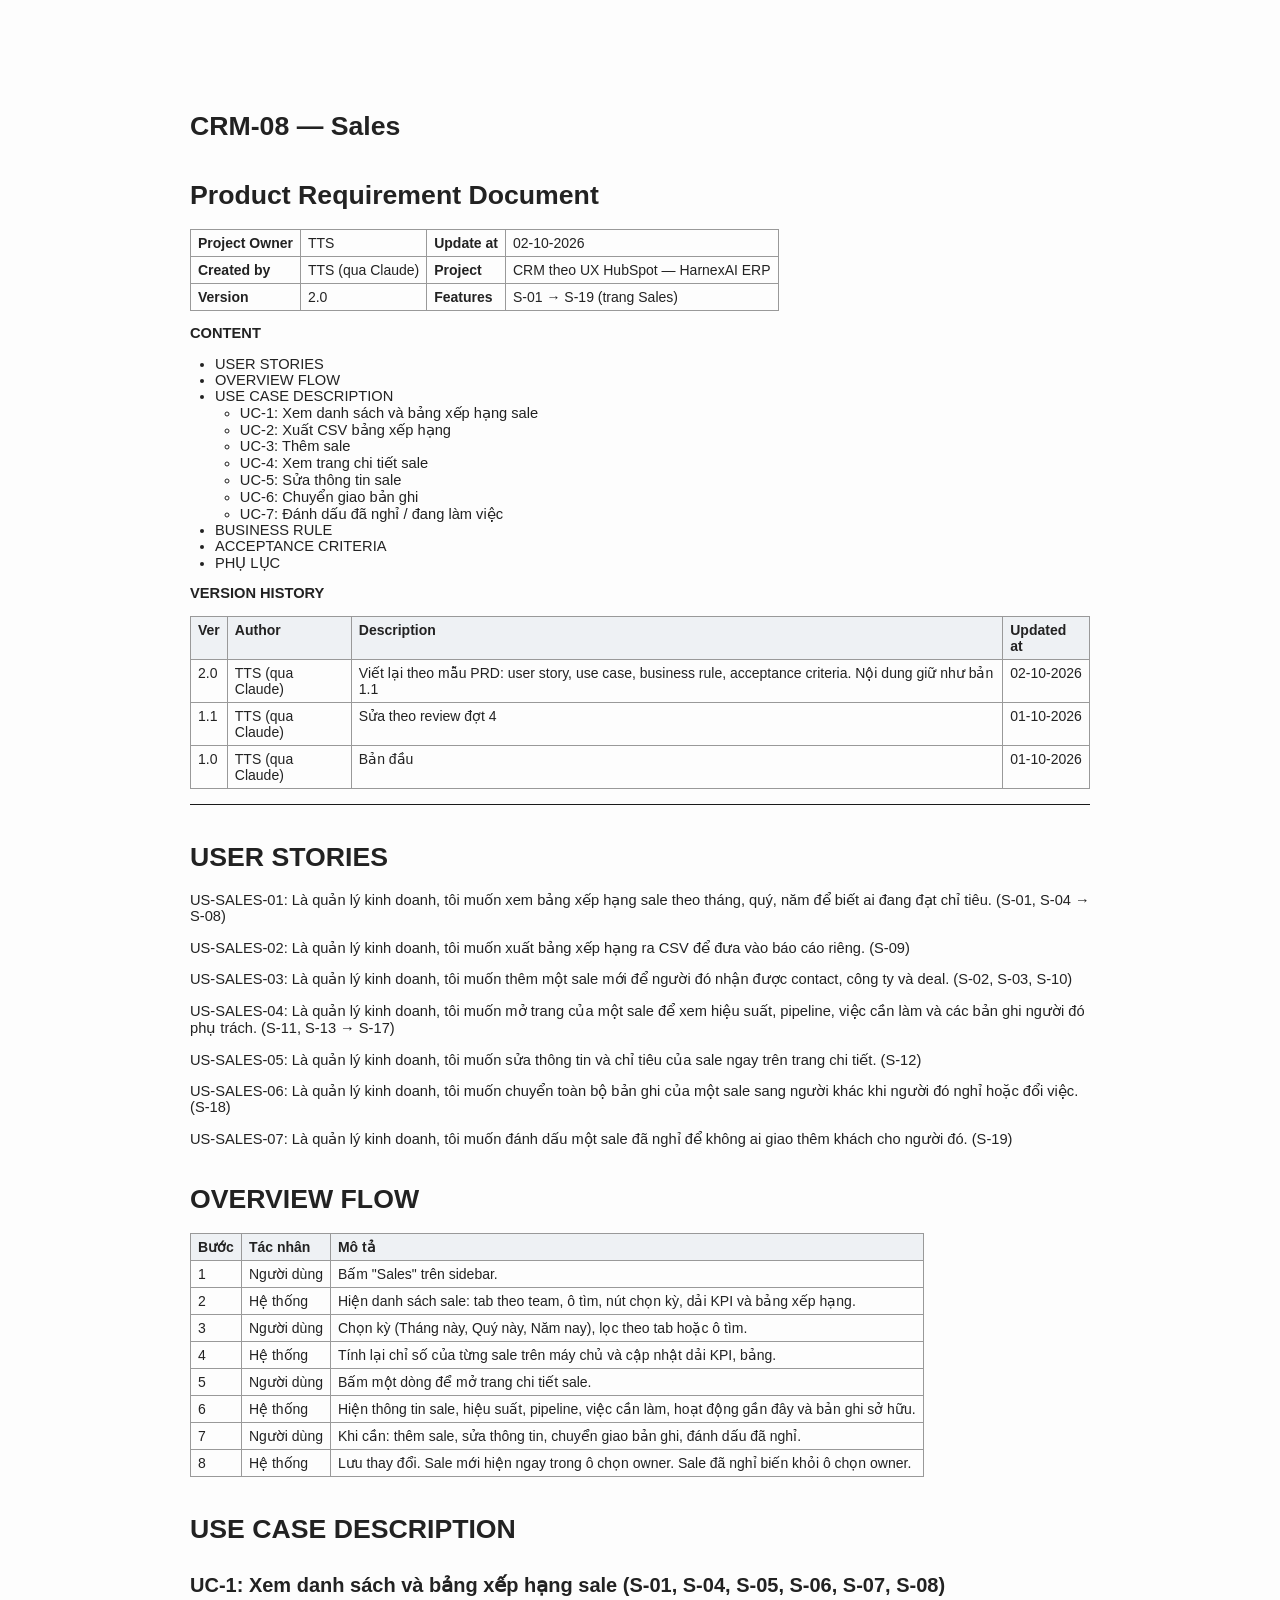
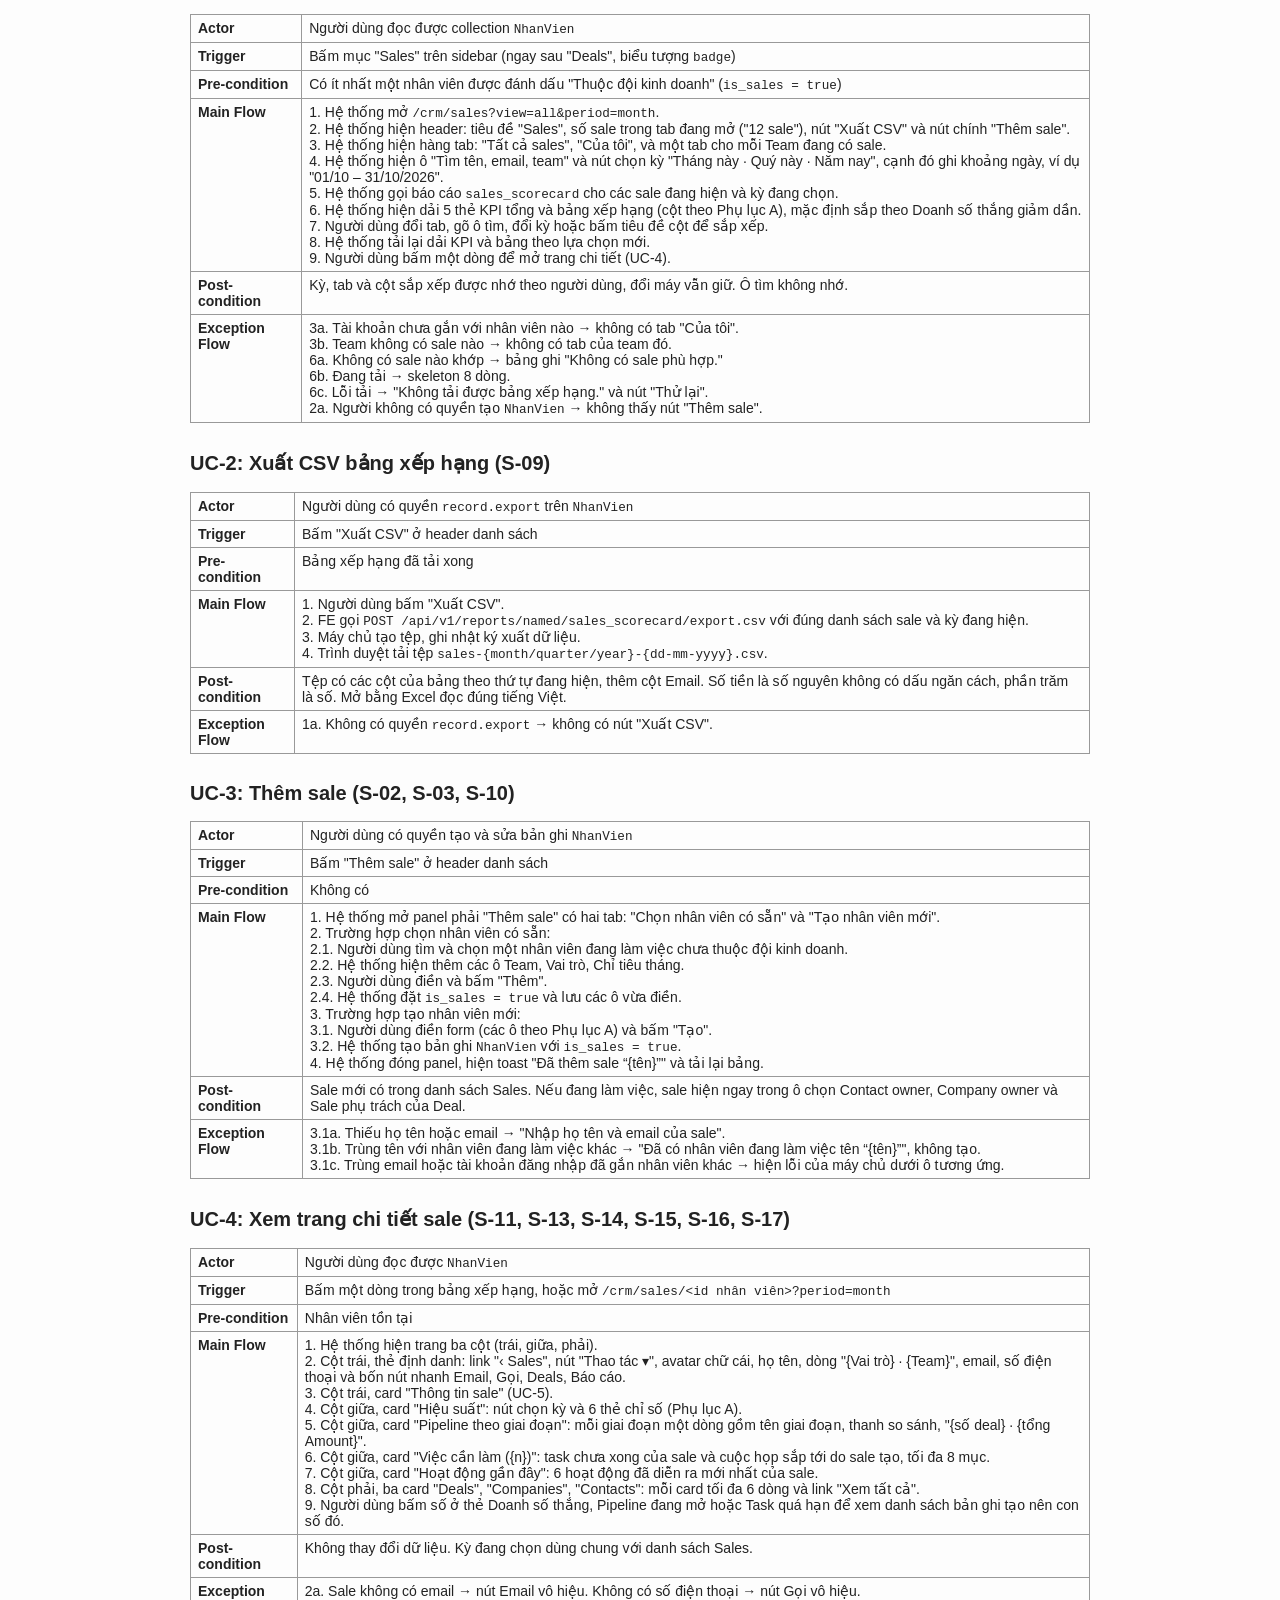
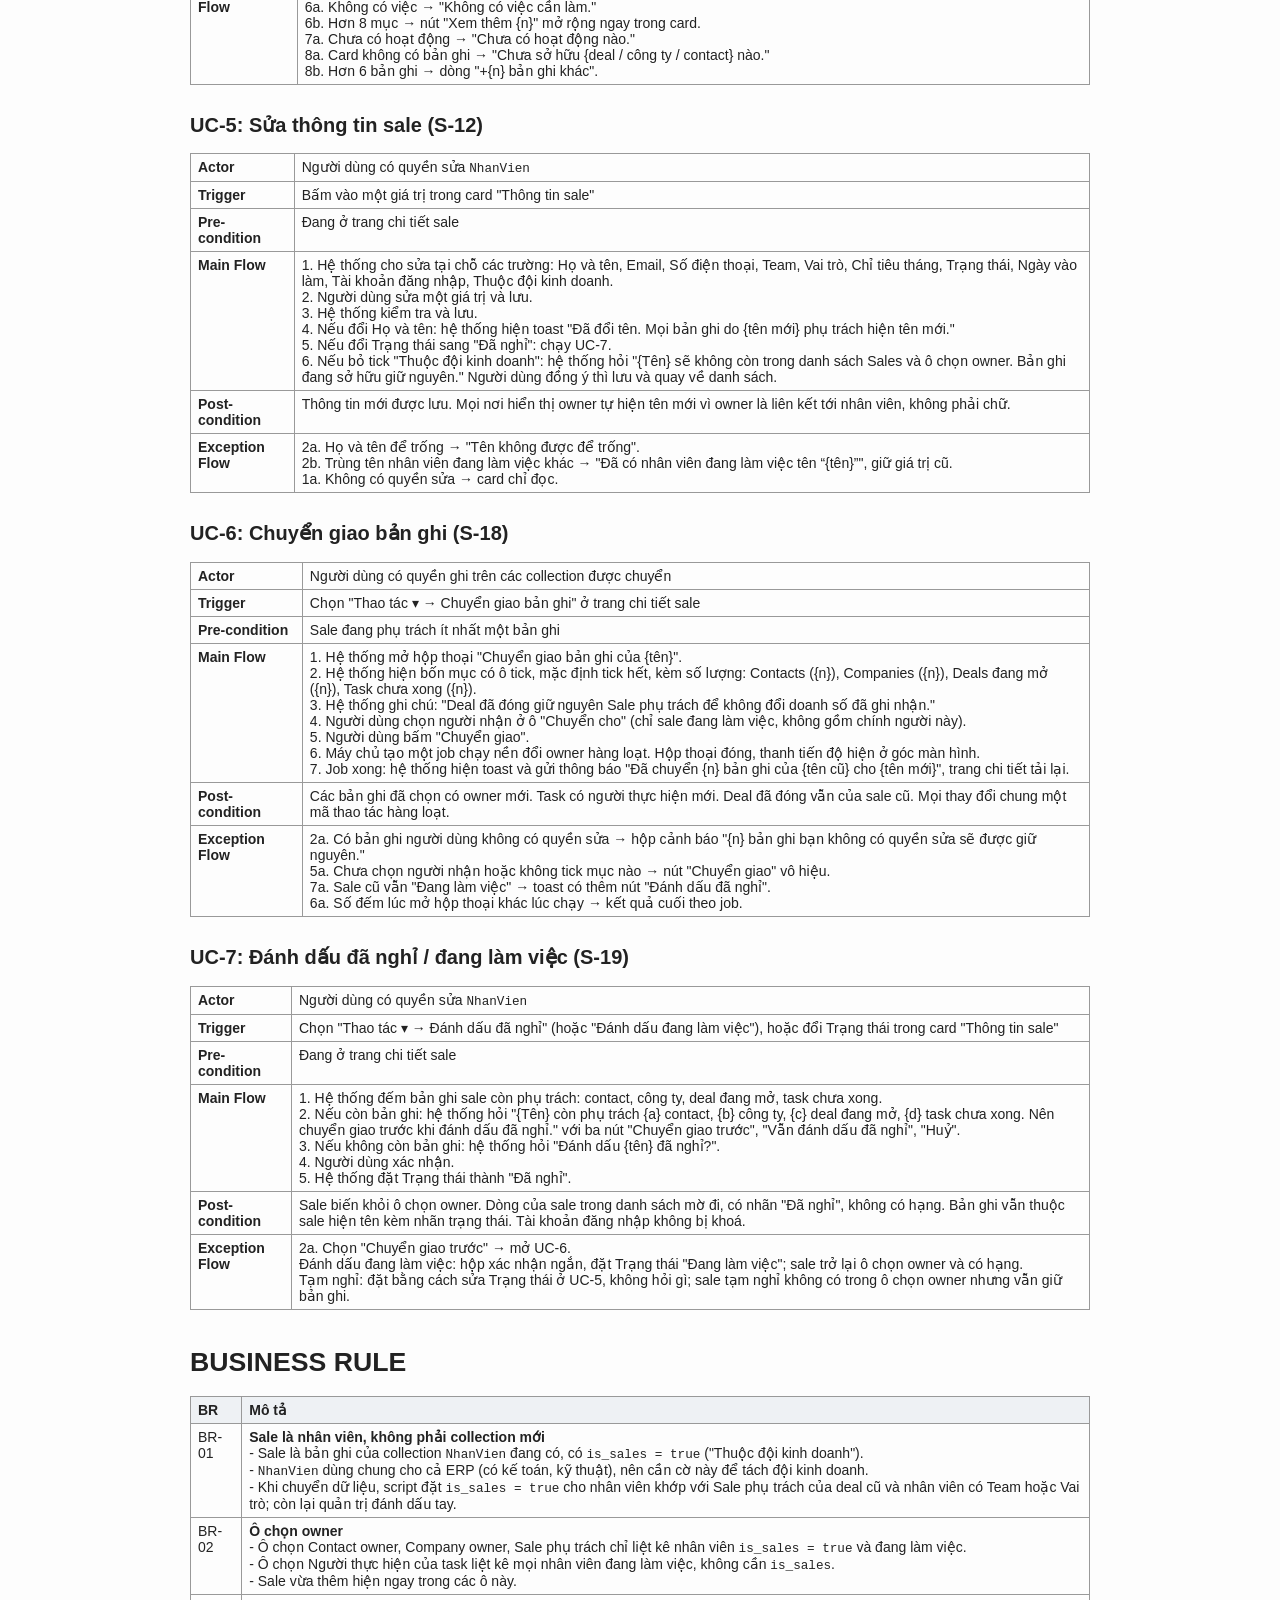
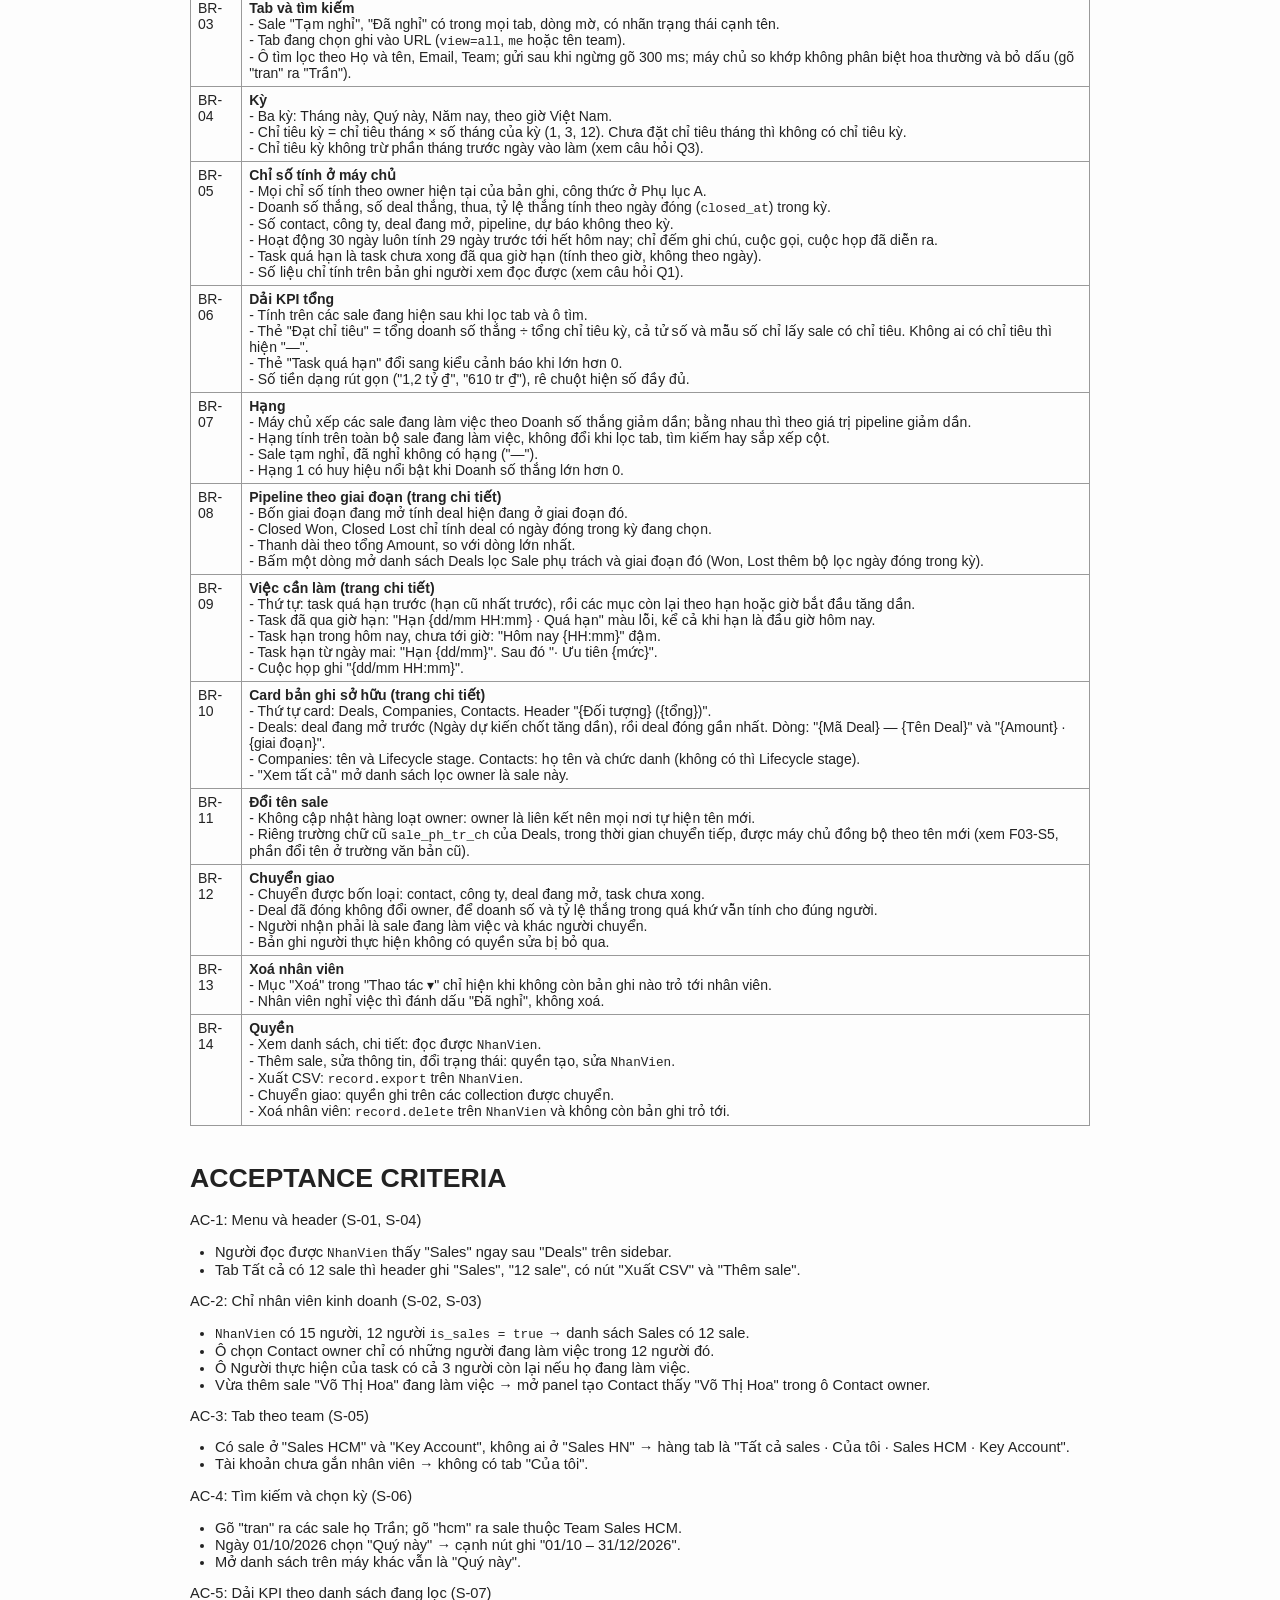
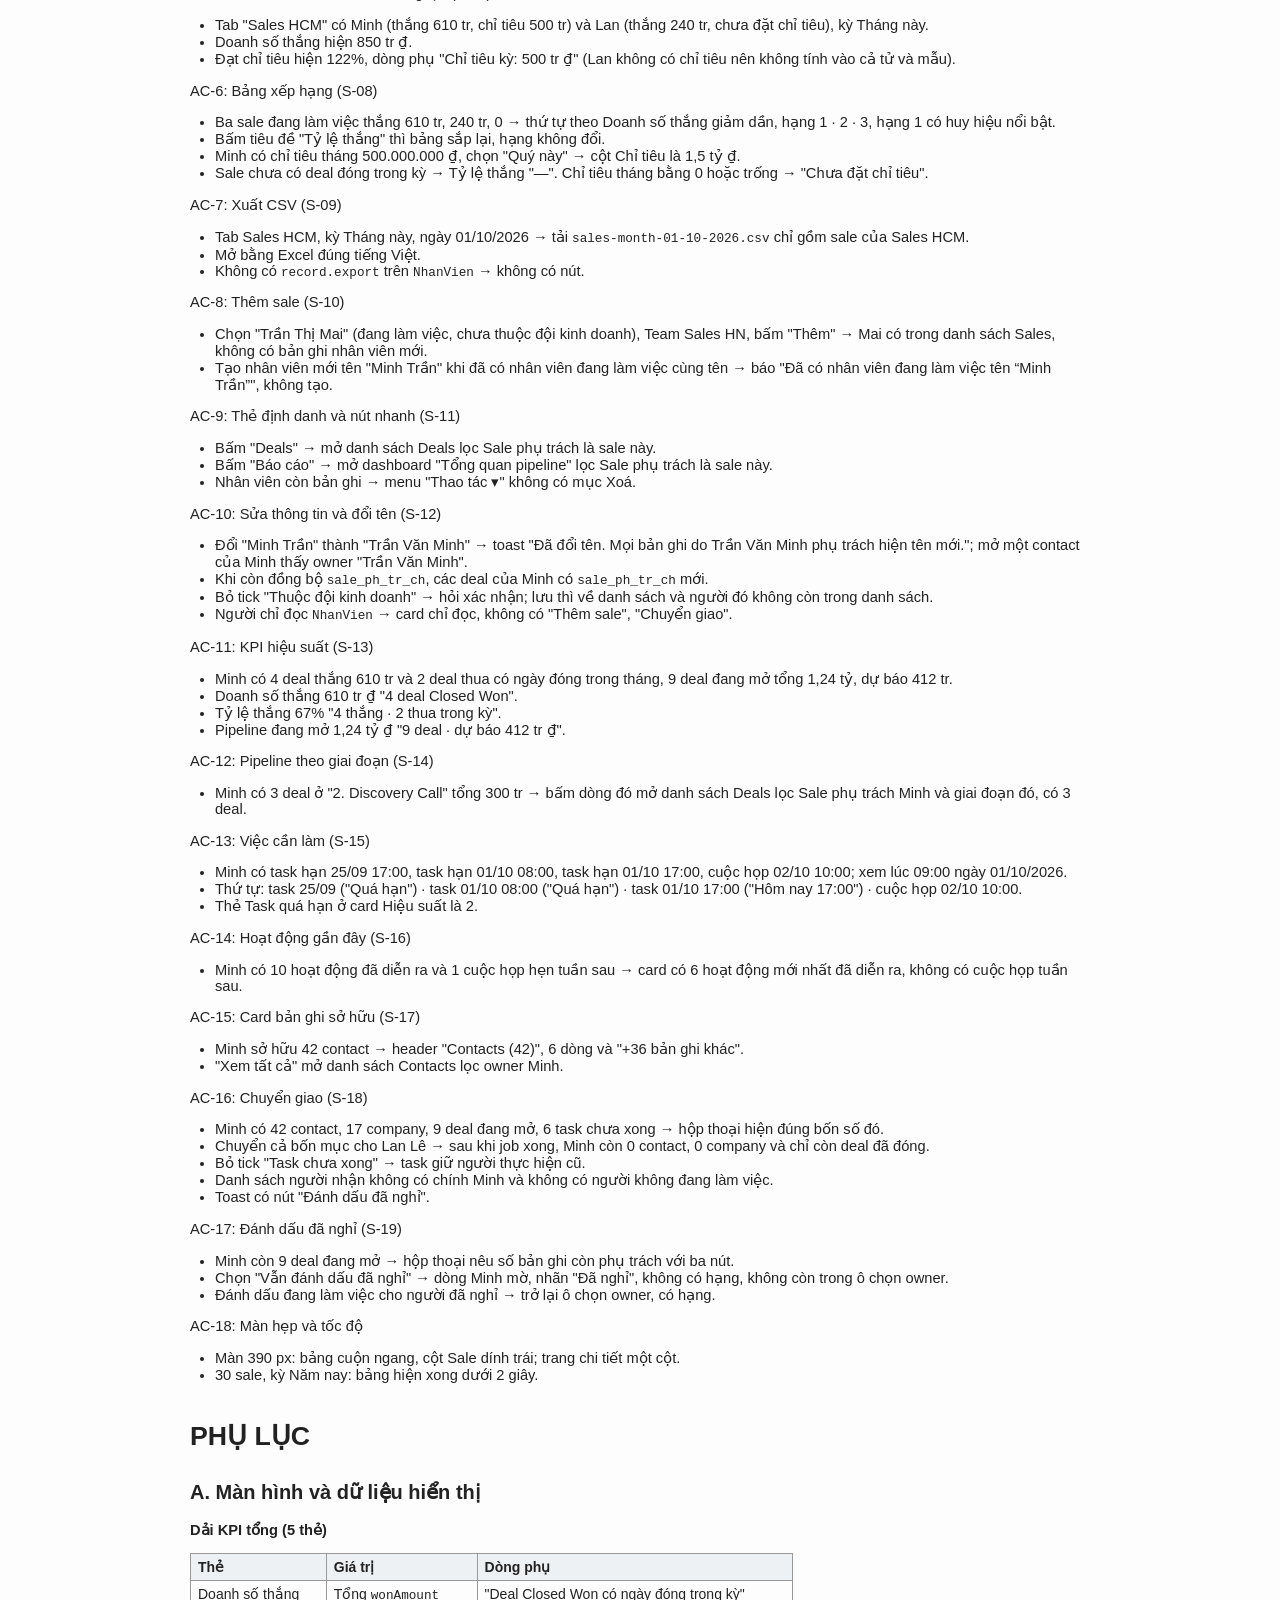
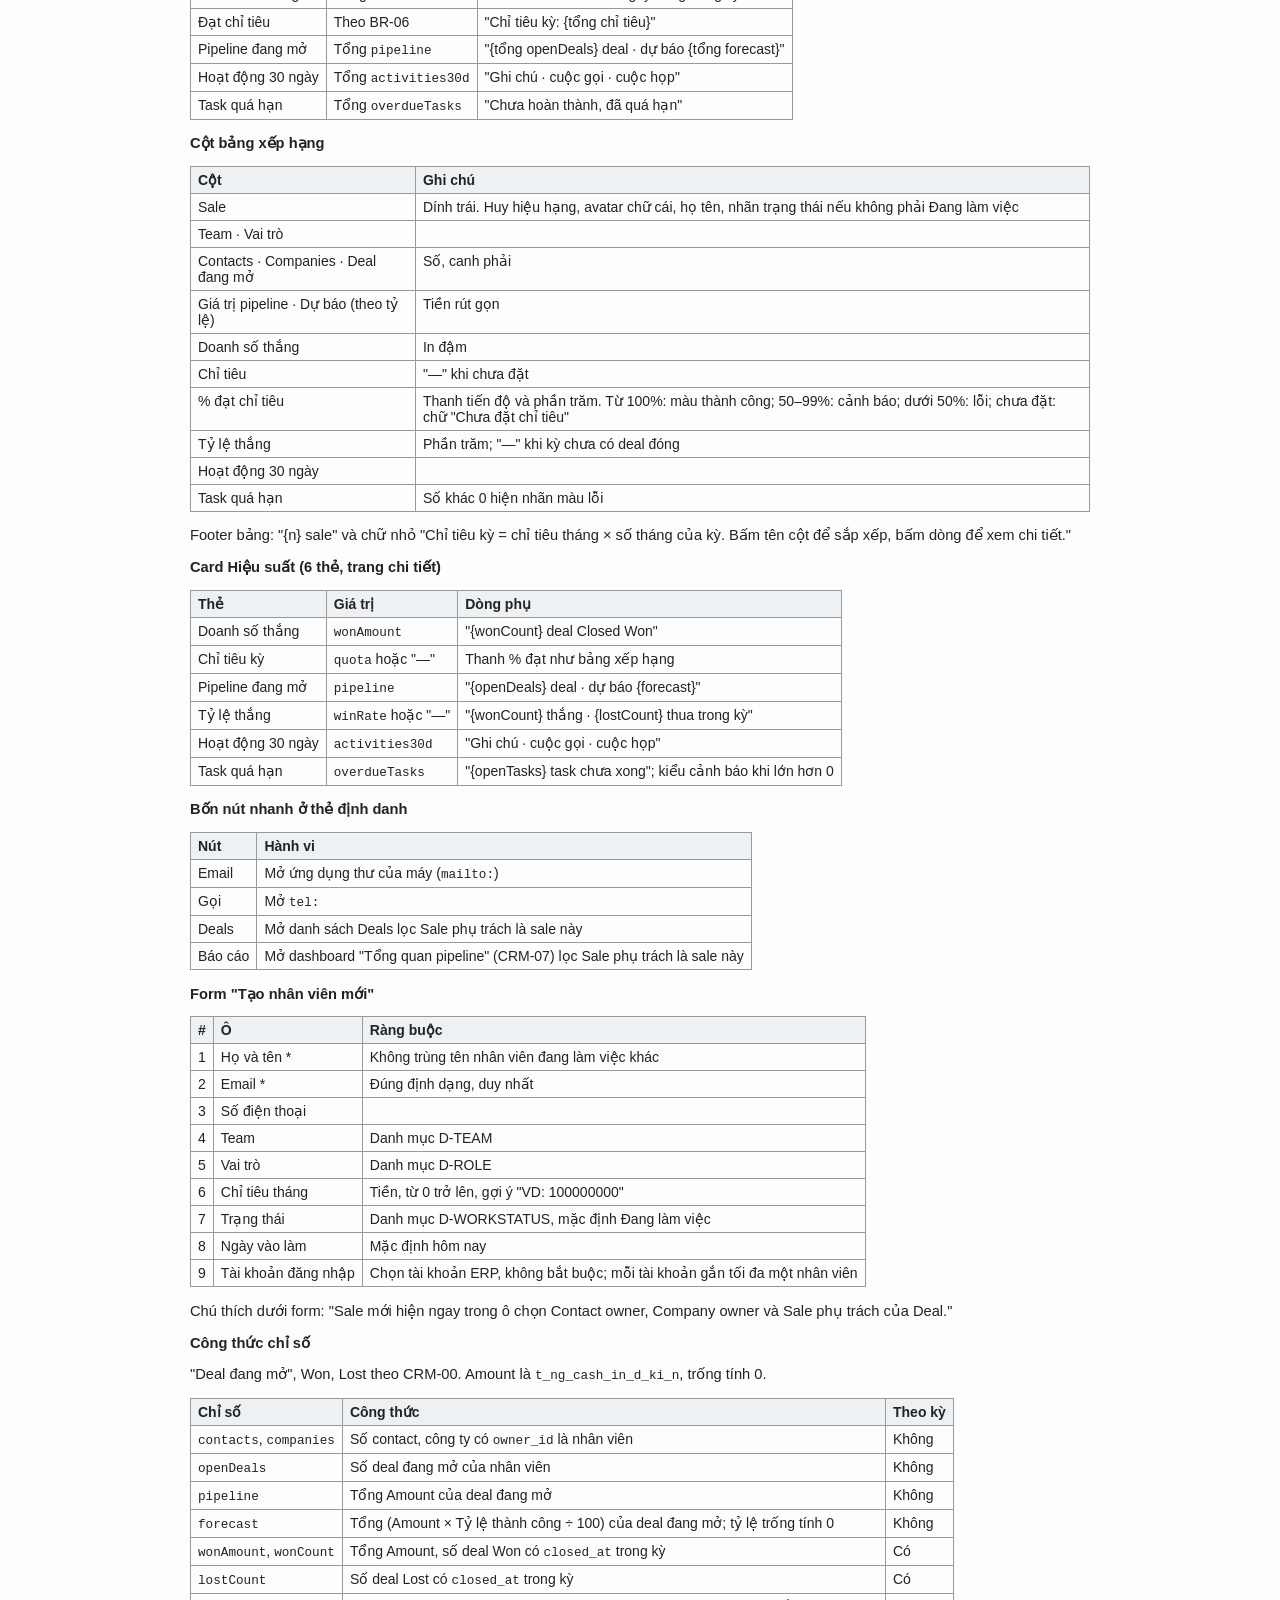
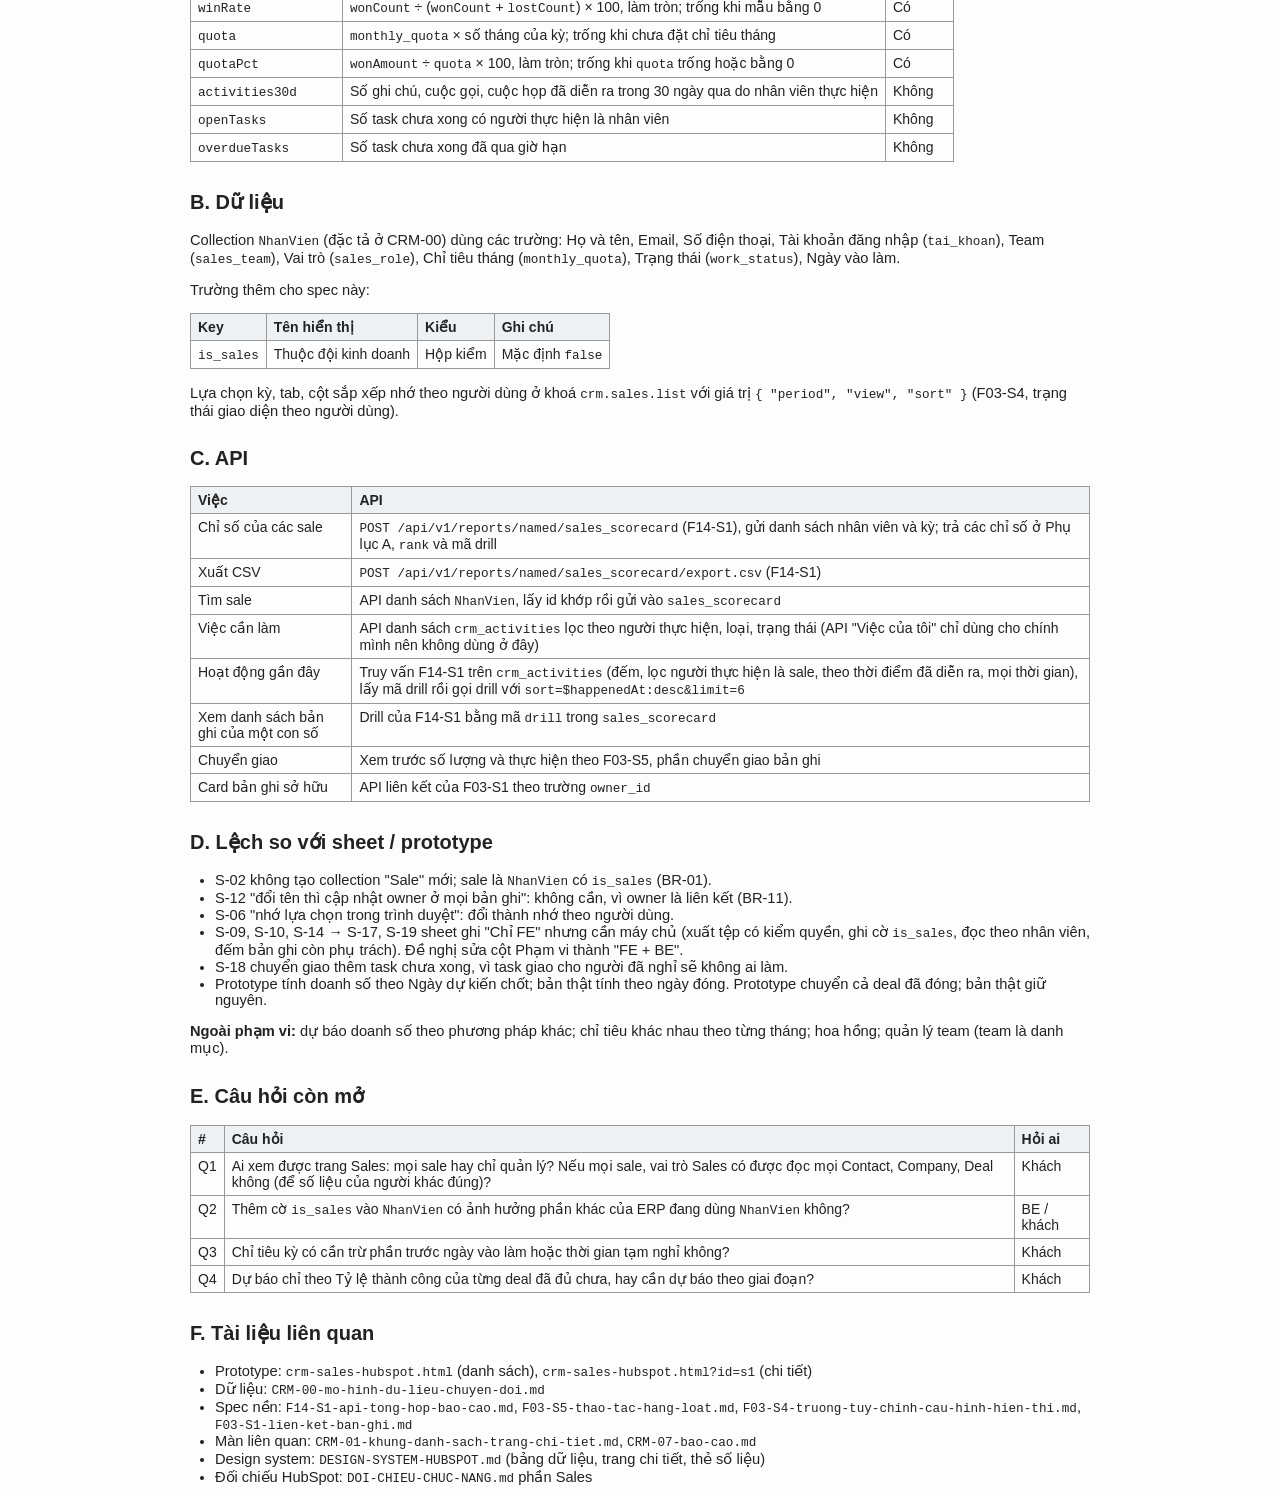
<file: specs/_html/CRM-08-sales.html>
<!DOCTYPE html>
<html xmlns="http://www.w3.org/1999/xhtml" lang="" xml:lang="">
<head>
  <meta charset="utf-8" />
  <meta name="generator" content="pandoc" />
  <meta name="viewport" content="width=device-width, initial-scale=1.0, user-scalable=yes" />
  <title>CRM-08-sales</title>
  <style>
    html {
      color: #1a1a1a;
      background-color: #fdfdfd;
    }
    body {
      margin: 0 auto;
      max-width: 36em;
      padding-left: 50px;
      padding-right: 50px;
      padding-top: 50px;
      padding-bottom: 50px;
      hyphens: auto;
      overflow-wrap: break-word;
      text-rendering: optimizeLegibility;
      font-kerning: normal;
    }
    @media (max-width: 600px) {
      body {
        font-size: 0.9em;
        padding: 12px;
      }
      h1 {
        font-size: 1.8em;
      }
    }
    @media print {
      html {
        background-color: white;
      }
      body {
        background-color: transparent;
        color: black;
        font-size: 12pt;
      }
      p, h2, h3 {
        orphans: 3;
        widows: 3;
      }
      h2, h3, h4 {
        page-break-after: avoid;
      }
    }
    p {
      margin: 1em 0;
    }
    a {
      color: #1a1a1a;
    }
    a:visited {
      color: #1a1a1a;
    }
    img {
      max-width: 100%;
    }
    h1, h2, h3, h4, h5, h6 {
      margin-top: 1.4em;
    }
    h5, h6 {
      font-size: 1em;
      font-style: italic;
    }
    h6 {
      font-weight: normal;
    }
    ol, ul {
      padding-left: 1.7em;
      margin-top: 1em;
    }
    li > ol, li > ul {
      margin-top: 0;
    }
    blockquote {
      margin: 1em 0 1em 1.7em;
      padding-left: 1em;
      border-left: 2px solid #e6e6e6;
      color: #606060;
    }
    code {
      font-family: Menlo, Monaco, Consolas, 'Lucida Console', monospace;
      font-size: 85%;
      margin: 0;
      hyphens: manual;
    }
    pre {
      margin: 1em 0;
      overflow: auto;
    }
    pre code {
      padding: 0;
      overflow: visible;
      overflow-wrap: normal;
    }
    .sourceCode {
     background-color: transparent;
     overflow: visible;
    }
    hr {
      background-color: #1a1a1a;
      border: none;
      height: 1px;
      margin: 1em 0;
    }
    table {
      margin: 1em 0;
      border-collapse: collapse;
      width: 100%;
      overflow-x: auto;
      display: block;
      font-variant-numeric: lining-nums tabular-nums;
    }
    table caption {
      margin-bottom: 0.75em;
    }
    tbody {
      margin-top: 0.5em;
      border-top: 1px solid #1a1a1a;
      border-bottom: 1px solid #1a1a1a;
    }
    th {
      border-top: 1px solid #1a1a1a;
      padding: 0.25em 0.5em 0.25em 0.5em;
    }
    td {
      padding: 0.125em 0.5em 0.25em 0.5em;
    }
    header {
      margin-bottom: 4em;
      text-align: center;
    }
    #TOC li {
      list-style: none;
    }
    #TOC ul {
      padding-left: 1.3em;
    }
    #TOC > ul {
      padding-left: 0;
    }
    #TOC a:not(:hover) {
      text-decoration: none;
    }
    code{white-space: pre-wrap;}
    span.smallcaps{font-variant: small-caps;}
    div.columns{display: flex; gap: min(4vw, 1.5em);}
    div.column{flex: auto; overflow-x: auto;}
    div.hanging-indent{margin-left: 1.5em; text-indent: -1.5em;}
    /* The extra [class] is a hack that increases specificity enough to
       override a similar rule in reveal.js */
    ul.task-list[class]{list-style: none;}
    ul.task-list li input[type="checkbox"] {
      font-size: inherit;
      width: 0.8em;
      margin: 0 0.8em 0.2em -1.6em;
      vertical-align: middle;
    }
    .display.math{display: block; text-align: center; margin: 0.5rem auto;}
  </style>
  <style>
  body{font-family:Arial,sans-serif;font-size:11pt;max-width:900px;margin:24px auto;color:#222}
  table{border-collapse:collapse;width:100%;margin:8px 0}
  td,th{border:1px solid #999;padding:5px 7px;vertical-align:top;text-align:left;font-size:10.5pt}
  th{background:#eef1f4}
  code,pre{font-family:Consolas,monospace;font-size:9.5pt}
  pre{background:#f5f5f5;padding:8px;white-space:pre-wrap}
  h1{font-size:20pt}h2{font-size:15pt}h3{font-size:12.5pt}
  </style>
</head>
<body>
<h1 id="crm-08--sales">CRM-08 — Sales</h1>
<h1 id="product-requirement-document">Product Requirement Document</h1>
<table>
<tbody>
<tr class="odd">
<td><strong>Project Owner</strong></td>
<td>TTS</td>
<td><strong>Update at</strong></td>
<td>02-10-2026</td>
</tr>
<tr class="even">
<td><strong>Created by</strong></td>
<td>TTS (qua Claude)</td>
<td><strong>Project</strong></td>
<td>CRM theo UX HubSpot — HarnexAI ERP</td>
</tr>
<tr class="odd">
<td><strong>Version</strong></td>
<td>2.0</td>
<td><strong>Features</strong></td>
<td>S-01 → S-19 (trang Sales)</td>
</tr>
</tbody>
</table>
<p><strong>CONTENT</strong></p>
<ul>
<li>USER STORIES</li>
<li>OVERVIEW FLOW</li>
<li>USE CASE DESCRIPTION
<ul>
<li>UC-1: Xem danh sách và bảng xếp hạng sale</li>
<li>UC-2: Xuất CSV bảng xếp hạng</li>
<li>UC-3: Thêm sale</li>
<li>UC-4: Xem trang chi tiết sale</li>
<li>UC-5: Sửa thông tin sale</li>
<li>UC-6: Chuyển giao bản ghi</li>
<li>UC-7: Đánh dấu đã nghỉ / đang làm việc</li>
</ul></li>
<li>BUSINESS RULE</li>
<li>ACCEPTANCE CRITERIA</li>
<li>PHỤ LỤC</li>
</ul>
<p><strong>VERSION HISTORY</strong></p>
<table>
<thead>
<tr class="header">
<th><strong>Ver</strong></th>
<th><strong>Author</strong></th>
<th><strong>Description</strong></th>
<th><strong>Updated at</strong></th>
</tr>
</thead>
<tbody>
<tr class="odd">
<td>2.0</td>
<td>TTS (qua Claude)</td>
<td>Viết lại theo mẫu PRD: user story, use case, business rule,
acceptance criteria. Nội dung giữ như bản 1.1</td>
<td>02-10-2026</td>
</tr>
<tr class="even">
<td>1.1</td>
<td>TTS (qua Claude)</td>
<td>Sửa theo review đợt 4</td>
<td>01-10-2026</td>
</tr>
<tr class="odd">
<td>1.0</td>
<td>TTS (qua Claude)</td>
<td>Bản đầu</td>
<td>01-10-2026</td>
</tr>
</tbody>
</table>
<hr />
<h1 id="user-stories">USER STORIES</h1>
<p>US-SALES-01: Là quản lý kinh doanh, tôi muốn xem bảng xếp hạng sale
theo tháng, quý, năm để biết ai đang đạt chỉ tiêu. (S-01, S-04 →
S-08)</p>
<p>US-SALES-02: Là quản lý kinh doanh, tôi muốn xuất bảng xếp hạng ra
CSV để đưa vào báo cáo riêng. (S-09)</p>
<p>US-SALES-03: Là quản lý kinh doanh, tôi muốn thêm một sale mới để
người đó nhận được contact, công ty và deal. (S-02, S-03, S-10)</p>
<p>US-SALES-04: Là quản lý kinh doanh, tôi muốn mở trang của một sale để
xem hiệu suất, pipeline, việc cần làm và các bản ghi người đó phụ trách.
(S-11, S-13 → S-17)</p>
<p>US-SALES-05: Là quản lý kinh doanh, tôi muốn sửa thông tin và chỉ
tiêu của sale ngay trên trang chi tiết. (S-12)</p>
<p>US-SALES-06: Là quản lý kinh doanh, tôi muốn chuyển toàn bộ bản ghi
của một sale sang người khác khi người đó nghỉ hoặc đổi việc. (S-18)</p>
<p>US-SALES-07: Là quản lý kinh doanh, tôi muốn đánh dấu một sale đã
nghỉ để không ai giao thêm khách cho người đó. (S-19)</p>
<h1 id="overview-flow">OVERVIEW FLOW</h1>
<table>
<thead>
<tr class="header">
<th><strong>Bước</strong></th>
<th><strong>Tác nhân</strong></th>
<th><strong>Mô tả</strong></th>
</tr>
</thead>
<tbody>
<tr class="odd">
<td>1</td>
<td>Người dùng</td>
<td>Bấm "Sales" trên sidebar.</td>
</tr>
<tr class="even">
<td>2</td>
<td>Hệ thống</td>
<td>Hiện danh sách sale: tab theo team, ô tìm, nút chọn kỳ, dải KPI và
bảng xếp hạng.</td>
</tr>
<tr class="odd">
<td>3</td>
<td>Người dùng</td>
<td>Chọn kỳ (Tháng này, Quý này, Năm nay), lọc theo tab hoặc ô tìm.</td>
</tr>
<tr class="even">
<td>4</td>
<td>Hệ thống</td>
<td>Tính lại chỉ số của từng sale trên máy chủ và cập nhật dải KPI,
bảng.</td>
</tr>
<tr class="odd">
<td>5</td>
<td>Người dùng</td>
<td>Bấm một dòng để mở trang chi tiết sale.</td>
</tr>
<tr class="even">
<td>6</td>
<td>Hệ thống</td>
<td>Hiện thông tin sale, hiệu suất, pipeline, việc cần làm, hoạt động
gần đây và bản ghi sở hữu.</td>
</tr>
<tr class="odd">
<td>7</td>
<td>Người dùng</td>
<td>Khi cần: thêm sale, sửa thông tin, chuyển giao bản ghi, đánh dấu đã
nghỉ.</td>
</tr>
<tr class="even">
<td>8</td>
<td>Hệ thống</td>
<td>Lưu thay đổi. Sale mới hiện ngay trong ô chọn owner. Sale đã nghỉ
biến khỏi ô chọn owner.</td>
</tr>
</tbody>
</table>
<h1 id="use-case-description">USE CASE DESCRIPTION</h1>
<h2
id="uc-1-xem-danh-sách-và-bảng-xếp-hạng-sale-s-01-s-04-s-05-s-06-s-07-s-08">UC-1:
Xem danh sách và bảng xếp hạng sale (S-01, S-04, S-05, S-06, S-07,
S-08)</h2>
<table>
<tbody>
<tr class="odd">
<td><strong>Actor</strong></td>
<td>Người dùng đọc được collection <code>NhanVien</code></td>
</tr>
<tr class="even">
<td><strong>Trigger</strong></td>
<td>Bấm mục "Sales" trên sidebar (ngay sau "Deals", biểu tượng
<code>badge</code>)</td>
</tr>
<tr class="odd">
<td><strong>Pre-condition</strong></td>
<td>Có ít nhất một nhân viên được đánh dấu "Thuộc đội kinh doanh"
(<code>is_sales = true</code>)</td>
</tr>
<tr class="even">
<td><strong>Main Flow</strong></td>
<td>1. Hệ thống mở
<code>/crm/sales?view=all&amp;period=month</code>.<br>2. Hệ thống hiện
header: tiêu đề "Sales", số sale trong tab đang mở ("12 sale"), nút
"Xuất CSV" và nút chính "Thêm sale".<br>3. Hệ thống hiện hàng tab: "Tất
cả sales", "Của tôi", và một tab cho mỗi Team đang có sale.<br>4. Hệ
thống hiện ô "Tìm tên, email, team" và nút chọn kỳ "Tháng này · Quý này
· Năm nay", cạnh đó ghi khoảng ngày, ví dụ "01/10 – 31/10/2026".<br>5.
Hệ thống gọi báo cáo <code>sales_scorecard</code> cho các sale đang hiện
và kỳ đang chọn.<br>6. Hệ thống hiện dải 5 thẻ KPI tổng và bảng xếp hạng
(cột theo Phụ lục A), mặc định sắp theo Doanh số thắng giảm dần.<br>7.
Người dùng đổi tab, gõ ô tìm, đổi kỳ hoặc bấm tiêu đề cột để sắp
xếp.<br>8. Hệ thống tải lại dải KPI và bảng theo lựa chọn mới.<br>9.
Người dùng bấm một dòng để mở trang chi tiết (UC-4).</td>
</tr>
<tr class="odd">
<td><strong>Post-condition</strong></td>
<td>Kỳ, tab và cột sắp xếp được nhớ theo người dùng, đổi máy vẫn giữ. Ô
tìm không nhớ.</td>
</tr>
<tr class="even">
<td><strong>Exception Flow</strong></td>
<td>3a. Tài khoản chưa gắn với nhân viên nào → không có tab "Của
tôi".<br>3b. Team không có sale nào → không có tab của team đó.<br>6a.
Không có sale nào khớp → bảng ghi "Không có sale phù hợp."<br>6b. Đang
tải → skeleton 8 dòng.<br>6c. Lỗi tải → "Không tải được bảng xếp hạng."
và nút "Thử lại".<br>2a. Người không có quyền tạo <code>NhanVien</code>
→ không thấy nút "Thêm sale".</td>
</tr>
</tbody>
</table>
<h2 id="uc-2-xuất-csv-bảng-xếp-hạng-s-09">UC-2: Xuất CSV bảng xếp hạng
(S-09)</h2>
<table>
<tbody>
<tr class="odd">
<td><strong>Actor</strong></td>
<td>Người dùng có quyền <code>record.export</code> trên
<code>NhanVien</code></td>
</tr>
<tr class="even">
<td><strong>Trigger</strong></td>
<td>Bấm "Xuất CSV" ở header danh sách</td>
</tr>
<tr class="odd">
<td><strong>Pre-condition</strong></td>
<td>Bảng xếp hạng đã tải xong</td>
</tr>
<tr class="even">
<td><strong>Main Flow</strong></td>
<td>1. Người dùng bấm "Xuất CSV".<br>2. FE gọi
<code>POST /api/v1/reports/named/sales_scorecard/export.csv</code> với
đúng danh sách sale và kỳ đang hiện.<br>3. Máy chủ tạo tệp, ghi nhật ký
xuất dữ liệu.<br>4. Trình duyệt tải tệp
<code>sales-{month/quarter/year}-{dd-mm-yyyy}.csv</code>.</td>
</tr>
<tr class="odd">
<td><strong>Post-condition</strong></td>
<td>Tệp có các cột của bảng theo thứ tự đang hiện, thêm cột Email. Số
tiền là số nguyên không có dấu ngăn cách, phần trăm là số. Mở bằng Excel
đọc đúng tiếng Việt.</td>
</tr>
<tr class="even">
<td><strong>Exception Flow</strong></td>
<td>1a. Không có quyền <code>record.export</code> → không có nút "Xuất
CSV".</td>
</tr>
</tbody>
</table>
<h2 id="uc-3-thêm-sale-s-02-s-03-s-10">UC-3: Thêm sale (S-02, S-03,
S-10)</h2>
<table>
<tbody>
<tr class="odd">
<td><strong>Actor</strong></td>
<td>Người dùng có quyền tạo và sửa bản ghi <code>NhanVien</code></td>
</tr>
<tr class="even">
<td><strong>Trigger</strong></td>
<td>Bấm "Thêm sale" ở header danh sách</td>
</tr>
<tr class="odd">
<td><strong>Pre-condition</strong></td>
<td>Không có</td>
</tr>
<tr class="even">
<td><strong>Main Flow</strong></td>
<td>1. Hệ thống mở panel phải "Thêm sale" có hai tab: "Chọn nhân viên có
sẵn" và "Tạo nhân viên mới".<br>2. Trường hợp chọn nhân viên có
sẵn:<br>2.1. Người dùng tìm và chọn một nhân viên đang làm việc chưa
thuộc đội kinh doanh.<br>2.2. Hệ thống hiện thêm các ô Team, Vai trò,
Chỉ tiêu tháng.<br>2.3. Người dùng điền và bấm "Thêm".<br>2.4. Hệ thống
đặt <code>is_sales = true</code> và lưu các ô vừa điền.<br>3. Trường hợp
tạo nhân viên mới:<br>3.1. Người dùng điền form (các ô theo Phụ lục A)
và bấm "Tạo".<br>3.2. Hệ thống tạo bản ghi <code>NhanVien</code> với
<code>is_sales = true</code>.<br>4. Hệ thống đóng panel, hiện toast "Đã
thêm sale “{tên}”" và tải lại bảng.</td>
</tr>
<tr class="odd">
<td><strong>Post-condition</strong></td>
<td>Sale mới có trong danh sách Sales. Nếu đang làm việc, sale hiện ngay
trong ô chọn Contact owner, Company owner và Sale phụ trách của
Deal.</td>
</tr>
<tr class="even">
<td><strong>Exception Flow</strong></td>
<td>3.1a. Thiếu họ tên hoặc email → "Nhập họ tên và email của
sale".<br>3.1b. Trùng tên với nhân viên đang làm việc khác → "Đã có nhân
viên đang làm việc tên “{tên}”", không tạo.<br>3.1c. Trùng email hoặc
tài khoản đăng nhập đã gắn nhân viên khác → hiện lỗi của máy chủ dưới ô
tương ứng.</td>
</tr>
</tbody>
</table>
<h2
id="uc-4-xem-trang-chi-tiết-sale-s-11-s-13-s-14-s-15-s-16-s-17">UC-4:
Xem trang chi tiết sale (S-11, S-13, S-14, S-15, S-16, S-17)</h2>
<table>
<tbody>
<tr class="odd">
<td><strong>Actor</strong></td>
<td>Người dùng đọc được <code>NhanVien</code></td>
</tr>
<tr class="even">
<td><strong>Trigger</strong></td>
<td>Bấm một dòng trong bảng xếp hạng, hoặc mở
<code>/crm/sales/&lt;id nhân viên&gt;?period=month</code></td>
</tr>
<tr class="odd">
<td><strong>Pre-condition</strong></td>
<td>Nhân viên tồn tại</td>
</tr>
<tr class="even">
<td><strong>Main Flow</strong></td>
<td>1. Hệ thống hiện trang ba cột (trái, giữa, phải).<br>2. Cột trái,
thẻ định danh: link "‹ Sales", nút "Thao tác ▾", avatar chữ cái, họ tên,
dòng "{Vai trò} · {Team}", email, số điện thoại và bốn nút nhanh Email,
Gọi, Deals, Báo cáo.<br>3. Cột trái, card "Thông tin sale" (UC-5).<br>4.
Cột giữa, card "Hiệu suất": nút chọn kỳ và 6 thẻ chỉ số (Phụ lục
A).<br>5. Cột giữa, card "Pipeline theo giai đoạn": mỗi giai đoạn một
dòng gồm tên giai đoạn, thanh so sánh, "{số deal} · {tổng
Amount}".<br>6. Cột giữa, card "Việc cần làm ({n})": task chưa xong của
sale và cuộc họp sắp tới do sale tạo, tối đa 8 mục.<br>7. Cột giữa, card
"Hoạt động gần đây": 6 hoạt động đã diễn ra mới nhất của sale.<br>8. Cột
phải, ba card "Deals", "Companies", "Contacts": mỗi card tối đa 6 dòng
và link "Xem tất cả".<br>9. Người dùng bấm số ở thẻ Doanh số thắng,
Pipeline đang mở hoặc Task quá hạn để xem danh sách bản ghi tạo nên con
số đó.</td>
</tr>
<tr class="odd">
<td><strong>Post-condition</strong></td>
<td>Không thay đổi dữ liệu. Kỳ đang chọn dùng chung với danh sách
Sales.</td>
</tr>
<tr class="even">
<td><strong>Exception Flow</strong></td>
<td>2a. Sale không có email → nút Email vô hiệu. Không có số điện thoại
→ nút Gọi vô hiệu.<br>6a. Không có việc → "Không có việc cần
làm."<br>6b. Hơn 8 mục → nút "Xem thêm {n}" mở rộng ngay trong
card.<br>7a. Chưa có hoạt động → "Chưa có hoạt động nào."<br>8a. Card
không có bản ghi → "Chưa sở hữu {deal / công ty / contact} nào."<br>8b.
Hơn 6 bản ghi → dòng "+{n} bản ghi khác".</td>
</tr>
</tbody>
</table>
<h2 id="uc-5-sửa-thông-tin-sale-s-12">UC-5: Sửa thông tin sale
(S-12)</h2>
<table>
<tbody>
<tr class="odd">
<td><strong>Actor</strong></td>
<td>Người dùng có quyền sửa <code>NhanVien</code></td>
</tr>
<tr class="even">
<td><strong>Trigger</strong></td>
<td>Bấm vào một giá trị trong card "Thông tin sale"</td>
</tr>
<tr class="odd">
<td><strong>Pre-condition</strong></td>
<td>Đang ở trang chi tiết sale</td>
</tr>
<tr class="even">
<td><strong>Main Flow</strong></td>
<td>1. Hệ thống cho sửa tại chỗ các trường: Họ và tên, Email, Số điện
thoại, Team, Vai trò, Chỉ tiêu tháng, Trạng thái, Ngày vào làm, Tài
khoản đăng nhập, Thuộc đội kinh doanh.<br>2. Người dùng sửa một giá trị
và lưu.<br>3. Hệ thống kiểm tra và lưu.<br>4. Nếu đổi Họ và tên: hệ
thống hiện toast "Đã đổi tên. Mọi bản ghi do {tên mới} phụ trách hiện
tên mới."<br>5. Nếu đổi Trạng thái sang "Đã nghỉ": chạy UC-7.<br>6. Nếu
bỏ tick "Thuộc đội kinh doanh": hệ thống hỏi "{Tên} sẽ không còn trong
danh sách Sales và ô chọn owner. Bản ghi đang sở hữu giữ nguyên." Người
dùng đồng ý thì lưu và quay về danh sách.</td>
</tr>
<tr class="odd">
<td><strong>Post-condition</strong></td>
<td>Thông tin mới được lưu. Mọi nơi hiển thị owner tự hiện tên mới vì
owner là liên kết tới nhân viên, không phải chữ.</td>
</tr>
<tr class="even">
<td><strong>Exception Flow</strong></td>
<td>2a. Họ và tên để trống → "Tên không được để trống".<br>2b. Trùng tên
nhân viên đang làm việc khác → "Đã có nhân viên đang làm việc tên
“{tên}”", giữ giá trị cũ.<br>1a. Không có quyền sửa → card chỉ đọc.</td>
</tr>
</tbody>
</table>
<h2 id="uc-6-chuyển-giao-bản-ghi-s-18">UC-6: Chuyển giao bản ghi
(S-18)</h2>
<table>
<tbody>
<tr class="odd">
<td><strong>Actor</strong></td>
<td>Người dùng có quyền ghi trên các collection được chuyển</td>
</tr>
<tr class="even">
<td><strong>Trigger</strong></td>
<td>Chọn "Thao tác ▾ → Chuyển giao bản ghi" ở trang chi tiết sale</td>
</tr>
<tr class="odd">
<td><strong>Pre-condition</strong></td>
<td>Sale đang phụ trách ít nhất một bản ghi</td>
</tr>
<tr class="even">
<td><strong>Main Flow</strong></td>
<td>1. Hệ thống mở hộp thoại "Chuyển giao bản ghi của {tên}".<br>2. Hệ
thống hiện bốn mục có ô tick, mặc định tick hết, kèm số lượng: Contacts
({n}), Companies ({n}), Deals đang mở ({n}), Task chưa xong ({n}).<br>3.
Hệ thống ghi chú: "Deal đã đóng giữ nguyên Sale phụ trách để không đổi
doanh số đã ghi nhận."<br>4. Người dùng chọn người nhận ở ô "Chuyển cho"
(chỉ sale đang làm việc, không gồm chính người này).<br>5. Người dùng
bấm "Chuyển giao".<br>6. Máy chủ tạo một job chạy nền đổi owner hàng
loạt. Hộp thoại đóng, thanh tiến độ hiện ở góc màn hình.<br>7. Job xong:
hệ thống hiện toast và gửi thông báo "Đã chuyển {n} bản ghi của {tên cũ}
cho {tên mới}", trang chi tiết tải lại.</td>
</tr>
<tr class="odd">
<td><strong>Post-condition</strong></td>
<td>Các bản ghi đã chọn có owner mới. Task có người thực hiện mới. Deal
đã đóng vẫn của sale cũ. Mọi thay đổi chung một mã thao tác hàng
loạt.</td>
</tr>
<tr class="even">
<td><strong>Exception Flow</strong></td>
<td>2a. Có bản ghi người dùng không có quyền sửa → hộp cảnh báo "{n} bản
ghi bạn không có quyền sửa sẽ được giữ nguyên."<br>5a. Chưa chọn người
nhận hoặc không tick mục nào → nút "Chuyển giao" vô hiệu.<br>7a. Sale cũ
vẫn "Đang làm việc" → toast có thêm nút "Đánh dấu đã nghỉ".<br>6a. Số
đếm lúc mở hộp thoại khác lúc chạy → kết quả cuối theo job.</td>
</tr>
</tbody>
</table>
<h2 id="uc-7-đánh-dấu-đã-nghỉ--đang-làm-việc-s-19">UC-7: Đánh dấu đã
nghỉ / đang làm việc (S-19)</h2>
<table>
<tbody>
<tr class="odd">
<td><strong>Actor</strong></td>
<td>Người dùng có quyền sửa <code>NhanVien</code></td>
</tr>
<tr class="even">
<td><strong>Trigger</strong></td>
<td>Chọn "Thao tác ▾ → Đánh dấu đã nghỉ" (hoặc "Đánh dấu đang làm
việc"), hoặc đổi Trạng thái trong card "Thông tin sale"</td>
</tr>
<tr class="odd">
<td><strong>Pre-condition</strong></td>
<td>Đang ở trang chi tiết sale</td>
</tr>
<tr class="even">
<td><strong>Main Flow</strong></td>
<td>1. Hệ thống đếm bản ghi sale còn phụ trách: contact, công ty, deal
đang mở, task chưa xong.<br>2. Nếu còn bản ghi: hệ thống hỏi "{Tên} còn
phụ trách {a} contact, {b} công ty, {c} deal đang mở, {d} task chưa
xong. Nên chuyển giao trước khi đánh dấu đã nghỉ." với ba nút "Chuyển
giao trước", "Vẫn đánh dấu đã nghỉ", "Huỷ".<br>3. Nếu không còn bản ghi:
hệ thống hỏi "Đánh dấu {tên} đã nghỉ?".<br>4. Người dùng xác nhận.<br>5.
Hệ thống đặt Trạng thái thành "Đã nghỉ".</td>
</tr>
<tr class="odd">
<td><strong>Post-condition</strong></td>
<td>Sale biến khỏi ô chọn owner. Dòng của sale trong danh sách mờ đi, có
nhãn "Đã nghỉ", không có hạng. Bản ghi vẫn thuộc sale hiện tên kèm nhãn
trạng thái. Tài khoản đăng nhập không bị khoá.</td>
</tr>
<tr class="even">
<td><strong>Exception Flow</strong></td>
<td>2a. Chọn "Chuyển giao trước" → mở UC-6.<br>Đánh dấu đang làm việc:
hộp xác nhận ngắn, đặt Trạng thái "Đang làm việc"; sale trở lại ô chọn
owner và có hạng.<br>Tạm nghỉ: đặt bằng cách sửa Trạng thái ở UC-5,
không hỏi gì; sale tạm nghỉ không có trong ô chọn owner nhưng vẫn giữ
bản ghi.</td>
</tr>
</tbody>
</table>
<h1 id="business-rule">BUSINESS RULE</h1>
<table>
<thead>
<tr class="header">
<th><strong>BR</strong></th>
<th><strong>Mô tả</strong></th>
</tr>
</thead>
<tbody>
<tr class="odd">
<td>BR-01</td>
<td><strong>Sale là nhân viên, không phải collection mới</strong><br>-
Sale là bản ghi của collection <code>NhanVien</code> đang có, có
<code>is_sales = true</code> ("Thuộc đội kinh doanh").<br>-
<code>NhanVien</code> dùng chung cho cả ERP (có kế toán, kỹ thuật), nên
cần cờ này để tách đội kinh doanh.<br>- Khi chuyển dữ liệu, script đặt
<code>is_sales = true</code> cho nhân viên khớp với Sale phụ trách của
deal cũ và nhân viên có Team hoặc Vai trò; còn lại quản trị đánh dấu
tay.</td>
</tr>
<tr class="even">
<td>BR-02</td>
<td><strong>Ô chọn owner</strong><br>- Ô chọn Contact owner, Company
owner, Sale phụ trách chỉ liệt kê nhân viên <code>is_sales = true</code>
và đang làm việc.<br>- Ô chọn Người thực hiện của task liệt kê mọi nhân
viên đang làm việc, không cần <code>is_sales</code>.<br>- Sale vừa thêm
hiện ngay trong các ô này.</td>
</tr>
<tr class="odd">
<td>BR-03</td>
<td><strong>Tab và tìm kiếm</strong><br>- Sale "Tạm nghỉ", "Đã nghỉ" có
trong mọi tab, dòng mờ, có nhãn trạng thái cạnh tên.<br>- Tab đang chọn
ghi vào URL (<code>view=all</code>, <code>me</code> hoặc tên team).<br>-
Ô tìm lọc theo Họ và tên, Email, Team; gửi sau khi ngừng gõ 300 ms; máy
chủ so khớp không phân biệt hoa thường và bỏ dấu (gõ "tran" ra
"Trần").</td>
</tr>
<tr class="even">
<td>BR-04</td>
<td><strong>Kỳ</strong><br>- Ba kỳ: Tháng này, Quý này, Năm nay, theo
giờ Việt Nam.<br>- Chỉ tiêu kỳ = chỉ tiêu tháng × số tháng của kỳ (1, 3,
12). Chưa đặt chỉ tiêu tháng thì không có chỉ tiêu kỳ.<br>- Chỉ tiêu kỳ
không trừ phần tháng trước ngày vào làm (xem câu hỏi Q3).</td>
</tr>
<tr class="odd">
<td>BR-05</td>
<td><strong>Chỉ số tính ở máy chủ</strong><br>- Mọi chỉ số tính theo
owner hiện tại của bản ghi, công thức ở Phụ lục A.<br>- Doanh số thắng,
số deal thắng, thua, tỷ lệ thắng tính theo ngày đóng
(<code>closed_at</code>) trong kỳ.<br>- Số contact, công ty, deal đang
mở, pipeline, dự báo không theo kỳ.<br>- Hoạt động 30 ngày luôn tính 29
ngày trước tới hết hôm nay; chỉ đếm ghi chú, cuộc gọi, cuộc họp đã diễn
ra.<br>- Task quá hạn là task chưa xong đã qua giờ hạn (tính theo giờ,
không theo ngày).<br>- Số liệu chỉ tính trên bản ghi người xem đọc được
(xem câu hỏi Q1).</td>
</tr>
<tr class="even">
<td>BR-06</td>
<td><strong>Dải KPI tổng</strong><br>- Tính trên các sale đang hiện sau
khi lọc tab và ô tìm.<br>- Thẻ "Đạt chỉ tiêu" = tổng doanh số thắng ÷
tổng chỉ tiêu kỳ, cả tử số và mẫu số chỉ lấy sale có chỉ tiêu. Không ai
có chỉ tiêu thì hiện "—".<br>- Thẻ "Task quá hạn" đổi sang kiểu cảnh báo
khi lớn hơn 0.<br>- Số tiền dạng rút gọn ("1,2 tỷ ₫", "610 tr ₫"), rê
chuột hiện số đầy đủ.</td>
</tr>
<tr class="odd">
<td>BR-07</td>
<td><strong>Hạng</strong><br>- Máy chủ xếp các sale đang làm việc theo
Doanh số thắng giảm dần; bằng nhau thì theo giá trị pipeline giảm
dần.<br>- Hạng tính trên toàn bộ sale đang làm việc, không đổi khi lọc
tab, tìm kiếm hay sắp xếp cột.<br>- Sale tạm nghỉ, đã nghỉ không có hạng
("—").<br>- Hạng 1 có huy hiệu nổi bật khi Doanh số thắng lớn hơn
0.</td>
</tr>
<tr class="even">
<td>BR-08</td>
<td><strong>Pipeline theo giai đoạn (trang chi tiết)</strong><br>- Bốn
giai đoạn đang mở tính deal hiện đang ở giai đoạn đó.<br>- Closed Won,
Closed Lost chỉ tính deal có ngày đóng trong kỳ đang chọn.<br>- Thanh
dài theo tổng Amount, so với dòng lớn nhất.<br>- Bấm một dòng mở danh
sách Deals lọc Sale phụ trách và giai đoạn đó (Won, Lost thêm bộ lọc
ngày đóng trong kỳ).</td>
</tr>
<tr class="odd">
<td>BR-09</td>
<td><strong>Việc cần làm (trang chi tiết)</strong><br>- Thứ tự: task quá
hạn trước (hạn cũ nhất trước), rồi các mục còn lại theo hạn hoặc giờ bắt
đầu tăng dần.<br>- Task đã qua giờ hạn: "Hạn {dd/mm HH:mm} · Quá hạn"
màu lỗi, kể cả khi hạn là đầu giờ hôm nay.<br>- Task hạn trong hôm nay,
chưa tới giờ: "Hôm nay {HH:mm}" đậm.<br>- Task hạn từ ngày mai: "Hạn
{dd/mm}". Sau đó "· Ưu tiên {mức}".<br>- Cuộc họp ghi "{dd/mm
HH:mm}".</td>
</tr>
<tr class="even">
<td>BR-10</td>
<td><strong>Card bản ghi sở hữu (trang chi tiết)</strong><br>- Thứ tự
card: Deals, Companies, Contacts. Header "{Đối tượng} ({tổng})".<br>-
Deals: deal đang mở trước (Ngày dự kiến chốt tăng dần), rồi deal đóng
gần nhất. Dòng: "{Mã Deal} — {Tên Deal}" và "{Amount} · {giai
đoạn}".<br>- Companies: tên và Lifecycle stage. Contacts: họ tên và chức
danh (không có thì Lifecycle stage).<br>- "Xem tất cả" mở danh sách lọc
owner là sale này.</td>
</tr>
<tr class="odd">
<td>BR-11</td>
<td><strong>Đổi tên sale</strong><br>- Không cập nhật hàng loạt owner:
owner là liên kết nên mọi nơi tự hiện tên mới.<br>- Riêng trường chữ cũ
<code>sale_ph_tr_ch</code> của Deals, trong thời gian chuyển tiếp, được
máy chủ đồng bộ theo tên mới (xem F03-S5, phần đổi tên ở trường văn bản
cũ).</td>
</tr>
<tr class="even">
<td>BR-12</td>
<td><strong>Chuyển giao</strong><br>- Chuyển được bốn loại: contact,
công ty, deal đang mở, task chưa xong.<br>- Deal đã đóng không đổi
owner, để doanh số và tỷ lệ thắng trong quá khứ vẫn tính cho đúng
người.<br>- Người nhận phải là sale đang làm việc và khác người
chuyển.<br>- Bản ghi người thực hiện không có quyền sửa bị bỏ qua.</td>
</tr>
<tr class="odd">
<td>BR-13</td>
<td><strong>Xoá nhân viên</strong><br>- Mục "Xoá" trong "Thao tác ▾" chỉ
hiện khi không còn bản ghi nào trỏ tới nhân viên.<br>- Nhân viên nghỉ
việc thì đánh dấu "Đã nghỉ", không xoá.</td>
</tr>
<tr class="even">
<td>BR-14</td>
<td><strong>Quyền</strong><br>- Xem danh sách, chi tiết: đọc được
<code>NhanVien</code>.<br>- Thêm sale, sửa thông tin, đổi trạng thái:
quyền tạo, sửa <code>NhanVien</code>.<br>- Xuất CSV:
<code>record.export</code> trên <code>NhanVien</code>.<br>- Chuyển giao:
quyền ghi trên các collection được chuyển.<br>- Xoá nhân viên:
<code>record.delete</code> trên <code>NhanVien</code> và không còn bản
ghi trỏ tới.</td>
</tr>
</tbody>
</table>
<h1 id="acceptance-criteria">ACCEPTANCE CRITERIA</h1>
<p>AC-1: Menu và header (S-01, S-04)</p>
<ul>
<li>Người đọc được <code>NhanVien</code> thấy "Sales" ngay sau "Deals"
trên sidebar.</li>
<li>Tab Tất cả có 12 sale thì header ghi "Sales", "12 sale", có nút
"Xuất CSV" và "Thêm sale".</li>
</ul>
<p>AC-2: Chỉ nhân viên kinh doanh (S-02, S-03)</p>
<ul>
<li><code>NhanVien</code> có 15 người, 12 người
<code>is_sales = true</code> → danh sách Sales có 12 sale.</li>
<li>Ô chọn Contact owner chỉ có những người đang làm việc trong 12 người
đó.</li>
<li>Ô Người thực hiện của task có cả 3 người còn lại nếu họ đang làm
việc.</li>
<li>Vừa thêm sale "Võ Thị Hoa" đang làm việc → mở panel tạo Contact thấy
"Võ Thị Hoa" trong ô Contact owner.</li>
</ul>
<p>AC-3: Tab theo team (S-05)</p>
<ul>
<li>Có sale ở "Sales HCM" và "Key Account", không ai ở "Sales HN" → hàng
tab là "Tất cả sales · Của tôi · Sales HCM · Key Account".</li>
<li>Tài khoản chưa gắn nhân viên → không có tab "Của tôi".</li>
</ul>
<p>AC-4: Tìm kiếm và chọn kỳ (S-06)</p>
<ul>
<li>Gõ "tran" ra các sale họ Trần; gõ "hcm" ra sale thuộc Team Sales
HCM.</li>
<li>Ngày 01/10/2026 chọn "Quý này" → cạnh nút ghi "01/10 –
31/12/2026".</li>
<li>Mở danh sách trên máy khác vẫn là "Quý này".</li>
</ul>
<p>AC-5: Dải KPI theo danh sách đang lọc (S-07)</p>
<ul>
<li>Tab "Sales HCM" có Minh (thắng 610 tr, chỉ tiêu 500 tr) và Lan
(thắng 240 tr, chưa đặt chỉ tiêu), kỳ Tháng này.</li>
<li>Doanh số thắng hiện 850 tr ₫.</li>
<li>Đạt chỉ tiêu hiện 122%, dòng phụ "Chỉ tiêu kỳ: 500 tr ₫" (Lan không
có chỉ tiêu nên không tính vào cả tử và mẫu).</li>
</ul>
<p>AC-6: Bảng xếp hạng (S-08)</p>
<ul>
<li>Ba sale đang làm việc thắng 610 tr, 240 tr, 0 → thứ tự theo Doanh số
thắng giảm dần, hạng 1 · 2 · 3, hạng 1 có huy hiệu nổi bật.</li>
<li>Bấm tiêu đề "Tỷ lệ thắng" thì bảng sắp lại, hạng không đổi.</li>
<li>Minh có chỉ tiêu tháng 500.000.000 ₫, chọn "Quý này" → cột Chỉ tiêu
là 1,5 tỷ ₫.</li>
<li>Sale chưa có deal đóng trong kỳ → Tỷ lệ thắng "—". Chỉ tiêu tháng
bằng 0 hoặc trống → "Chưa đặt chỉ tiêu".</li>
</ul>
<p>AC-7: Xuất CSV (S-09)</p>
<ul>
<li>Tab Sales HCM, kỳ Tháng này, ngày 01/10/2026 → tải
<code>sales-month-01-10-2026.csv</code> chỉ gồm sale của Sales HCM.</li>
<li>Mở bằng Excel đúng tiếng Việt.</li>
<li>Không có <code>record.export</code> trên <code>NhanVien</code> →
không có nút.</li>
</ul>
<p>AC-8: Thêm sale (S-10)</p>
<ul>
<li>Chọn "Trần Thị Mai" (đang làm việc, chưa thuộc đội kinh doanh), Team
Sales HN, bấm "Thêm" → Mai có trong danh sách Sales, không có bản ghi
nhân viên mới.</li>
<li>Tạo nhân viên mới tên "Minh Trần" khi đã có nhân viên đang làm việc
cùng tên → báo "Đã có nhân viên đang làm việc tên “Minh Trần”", không
tạo.</li>
</ul>
<p>AC-9: Thẻ định danh và nút nhanh (S-11)</p>
<ul>
<li>Bấm "Deals" → mở danh sách Deals lọc Sale phụ trách là sale
này.</li>
<li>Bấm "Báo cáo" → mở dashboard "Tổng quan pipeline" lọc Sale phụ trách
là sale này.</li>
<li>Nhân viên còn bản ghi → menu "Thao tác ▾" không có mục Xoá.</li>
</ul>
<p>AC-10: Sửa thông tin và đổi tên (S-12)</p>
<ul>
<li>Đổi "Minh Trần" thành "Trần Văn Minh" → toast "Đã đổi tên. Mọi bản
ghi do Trần Văn Minh phụ trách hiện tên mới."; mở một contact của Minh
thấy owner "Trần Văn Minh".</li>
<li>Khi còn đồng bộ <code>sale_ph_tr_ch</code>, các deal của Minh có
<code>sale_ph_tr_ch</code> mới.</li>
<li>Bỏ tick "Thuộc đội kinh doanh" → hỏi xác nhận; lưu thì về danh sách
và người đó không còn trong danh sách.</li>
<li>Người chỉ đọc <code>NhanVien</code> → card chỉ đọc, không có "Thêm
sale", "Chuyển giao".</li>
</ul>
<p>AC-11: KPI hiệu suất (S-13)</p>
<ul>
<li>Minh có 4 deal thắng 610 tr và 2 deal thua có ngày đóng trong tháng,
9 deal đang mở tổng 1,24 tỷ, dự báo 412 tr.</li>
<li>Doanh số thắng 610 tr ₫ "4 deal Closed Won".</li>
<li>Tỷ lệ thắng 67% "4 thắng · 2 thua trong kỳ".</li>
<li>Pipeline đang mở 1,24 tỷ ₫ "9 deal · dự báo 412 tr ₫".</li>
</ul>
<p>AC-12: Pipeline theo giai đoạn (S-14)</p>
<ul>
<li>Minh có 3 deal ở "2. Discovery Call" tổng 300 tr → bấm dòng đó mở
danh sách Deals lọc Sale phụ trách Minh và giai đoạn đó, có 3 deal.</li>
</ul>
<p>AC-13: Việc cần làm (S-15)</p>
<ul>
<li>Minh có task hạn 25/09 17:00, task hạn 01/10 08:00, task hạn 01/10
17:00, cuộc họp 02/10 10:00; xem lúc 09:00 ngày 01/10/2026.</li>
<li>Thứ tự: task 25/09 ("Quá hạn") · task 01/10 08:00 ("Quá hạn") · task
01/10 17:00 ("Hôm nay 17:00") · cuộc họp 02/10 10:00.</li>
<li>Thẻ Task quá hạn ở card Hiệu suất là 2.</li>
</ul>
<p>AC-14: Hoạt động gần đây (S-16)</p>
<ul>
<li>Minh có 10 hoạt động đã diễn ra và 1 cuộc họp hẹn tuần sau → card có
6 hoạt động mới nhất đã diễn ra, không có cuộc họp tuần sau.</li>
</ul>
<p>AC-15: Card bản ghi sở hữu (S-17)</p>
<ul>
<li>Minh sở hữu 42 contact → header "Contacts (42)", 6 dòng và "+36 bản
ghi khác".</li>
<li>"Xem tất cả" mở danh sách Contacts lọc owner Minh.</li>
</ul>
<p>AC-16: Chuyển giao (S-18)</p>
<ul>
<li>Minh có 42 contact, 17 company, 9 deal đang mở, 6 task chưa xong →
hộp thoại hiện đúng bốn số đó.</li>
<li>Chuyển cả bốn mục cho Lan Lê → sau khi job xong, Minh còn 0 contact,
0 company và chỉ còn deal đã đóng.</li>
<li>Bỏ tick "Task chưa xong" → task giữ người thực hiện cũ.</li>
<li>Danh sách người nhận không có chính Minh và không có người không
đang làm việc.</li>
<li>Toast có nút "Đánh dấu đã nghỉ".</li>
</ul>
<p>AC-17: Đánh dấu đã nghỉ (S-19)</p>
<ul>
<li>Minh còn 9 deal đang mở → hộp thoại nêu số bản ghi còn phụ trách với
ba nút.</li>
<li>Chọn "Vẫn đánh dấu đã nghỉ" → dòng Minh mờ, nhãn "Đã nghỉ", không có
hạng, không còn trong ô chọn owner.</li>
<li>Đánh dấu đang làm việc cho người đã nghỉ → trở lại ô chọn owner, có
hạng.</li>
</ul>
<p>AC-18: Màn hẹp và tốc độ</p>
<ul>
<li>Màn 390 px: bảng cuộn ngang, cột Sale dính trái; trang chi tiết một
cột.</li>
<li>30 sale, kỳ Năm nay: bảng hiện xong dưới 2 giây.</li>
</ul>
<h1 id="phụ-lục">PHỤ LỤC</h1>
<h2 id="a-màn-hình-và-dữ-liệu-hiển-thị">A. Màn hình và dữ liệu hiển
thị</h2>
<p><strong>Dải KPI tổng (5 thẻ)</strong></p>
<table>
<thead>
<tr class="header">
<th>Thẻ</th>
<th>Giá trị</th>
<th>Dòng phụ</th>
</tr>
</thead>
<tbody>
<tr class="odd">
<td>Doanh số thắng</td>
<td>Tổng <code>wonAmount</code></td>
<td>"Deal Closed Won có ngày đóng trong kỳ"</td>
</tr>
<tr class="even">
<td>Đạt chỉ tiêu</td>
<td>Theo BR-06</td>
<td>"Chỉ tiêu kỳ: {tổng chỉ tiêu}"</td>
</tr>
<tr class="odd">
<td>Pipeline đang mở</td>
<td>Tổng <code>pipeline</code></td>
<td>"{tổng openDeals} deal · dự báo {tổng forecast}"</td>
</tr>
<tr class="even">
<td>Hoạt động 30 ngày</td>
<td>Tổng <code>activities30d</code></td>
<td>"Ghi chú · cuộc gọi · cuộc họp"</td>
</tr>
<tr class="odd">
<td>Task quá hạn</td>
<td>Tổng <code>overdueTasks</code></td>
<td>"Chưa hoàn thành, đã quá hạn"</td>
</tr>
</tbody>
</table>
<p><strong>Cột bảng xếp hạng</strong></p>
<table>
<thead>
<tr class="header">
<th>Cột</th>
<th>Ghi chú</th>
</tr>
</thead>
<tbody>
<tr class="odd">
<td>Sale</td>
<td>Dính trái. Huy hiệu hạng, avatar chữ cái, họ tên, nhãn trạng thái
nếu không phải Đang làm việc</td>
</tr>
<tr class="even">
<td>Team · Vai trò</td>
<td></td>
</tr>
<tr class="odd">
<td>Contacts · Companies · Deal đang mở</td>
<td>Số, canh phải</td>
</tr>
<tr class="even">
<td>Giá trị pipeline · Dự báo (theo tỷ lệ)</td>
<td>Tiền rút gọn</td>
</tr>
<tr class="odd">
<td>Doanh số thắng</td>
<td>In đậm</td>
</tr>
<tr class="even">
<td>Chỉ tiêu</td>
<td>"—" khi chưa đặt</td>
</tr>
<tr class="odd">
<td>% đạt chỉ tiêu</td>
<td>Thanh tiến độ và phần trăm. Từ 100%: màu thành công; 50–99%: cảnh
báo; dưới 50%: lỗi; chưa đặt: chữ "Chưa đặt chỉ tiêu"</td>
</tr>
<tr class="even">
<td>Tỷ lệ thắng</td>
<td>Phần trăm; "—" khi kỳ chưa có deal đóng</td>
</tr>
<tr class="odd">
<td>Hoạt động 30 ngày</td>
<td></td>
</tr>
<tr class="even">
<td>Task quá hạn</td>
<td>Số khác 0 hiện nhãn màu lỗi</td>
</tr>
</tbody>
</table>
<p>Footer bảng: "{n} sale" và chữ nhỏ "Chỉ tiêu kỳ = chỉ tiêu tháng × số
tháng của kỳ. Bấm tên cột để sắp xếp, bấm dòng để xem chi tiết."</p>
<p><strong>Card Hiệu suất (6 thẻ, trang chi tiết)</strong></p>
<table>
<thead>
<tr class="header">
<th>Thẻ</th>
<th>Giá trị</th>
<th>Dòng phụ</th>
</tr>
</thead>
<tbody>
<tr class="odd">
<td>Doanh số thắng</td>
<td><code>wonAmount</code></td>
<td>"{wonCount} deal Closed Won"</td>
</tr>
<tr class="even">
<td>Chỉ tiêu kỳ</td>
<td><code>quota</code> hoặc "—"</td>
<td>Thanh % đạt như bảng xếp hạng</td>
</tr>
<tr class="odd">
<td>Pipeline đang mở</td>
<td><code>pipeline</code></td>
<td>"{openDeals} deal · dự báo {forecast}"</td>
</tr>
<tr class="even">
<td>Tỷ lệ thắng</td>
<td><code>winRate</code> hoặc "—"</td>
<td>"{wonCount} thắng · {lostCount} thua trong kỳ"</td>
</tr>
<tr class="odd">
<td>Hoạt động 30 ngày</td>
<td><code>activities30d</code></td>
<td>"Ghi chú · cuộc gọi · cuộc họp"</td>
</tr>
<tr class="even">
<td>Task quá hạn</td>
<td><code>overdueTasks</code></td>
<td>"{openTasks} task chưa xong"; kiểu cảnh báo khi lớn hơn 0</td>
</tr>
</tbody>
</table>
<p><strong>Bốn nút nhanh ở thẻ định danh</strong></p>
<table>
<thead>
<tr class="header">
<th>Nút</th>
<th>Hành vi</th>
</tr>
</thead>
<tbody>
<tr class="odd">
<td>Email</td>
<td>Mở ứng dụng thư của máy (<code>mailto:</code>)</td>
</tr>
<tr class="even">
<td>Gọi</td>
<td>Mở <code>tel:</code></td>
</tr>
<tr class="odd">
<td>Deals</td>
<td>Mở danh sách Deals lọc Sale phụ trách là sale này</td>
</tr>
<tr class="even">
<td>Báo cáo</td>
<td>Mở dashboard "Tổng quan pipeline" (CRM-07) lọc Sale phụ trách là
sale này</td>
</tr>
</tbody>
</table>
<p><strong>Form "Tạo nhân viên mới"</strong></p>
<table>
<thead>
<tr class="header">
<th>#</th>
<th>Ô</th>
<th>Ràng buộc</th>
</tr>
</thead>
<tbody>
<tr class="odd">
<td>1</td>
<td>Họ và tên *</td>
<td>Không trùng tên nhân viên đang làm việc khác</td>
</tr>
<tr class="even">
<td>2</td>
<td>Email *</td>
<td>Đúng định dạng, duy nhất</td>
</tr>
<tr class="odd">
<td>3</td>
<td>Số điện thoại</td>
<td></td>
</tr>
<tr class="even">
<td>4</td>
<td>Team</td>
<td>Danh mục D-TEAM</td>
</tr>
<tr class="odd">
<td>5</td>
<td>Vai trò</td>
<td>Danh mục D-ROLE</td>
</tr>
<tr class="even">
<td>6</td>
<td>Chỉ tiêu tháng</td>
<td>Tiền, từ 0 trở lên, gợi ý "VD: 100000000"</td>
</tr>
<tr class="odd">
<td>7</td>
<td>Trạng thái</td>
<td>Danh mục D-WORKSTATUS, mặc định Đang làm việc</td>
</tr>
<tr class="even">
<td>8</td>
<td>Ngày vào làm</td>
<td>Mặc định hôm nay</td>
</tr>
<tr class="odd">
<td>9</td>
<td>Tài khoản đăng nhập</td>
<td>Chọn tài khoản ERP, không bắt buộc; mỗi tài khoản gắn tối đa một
nhân viên</td>
</tr>
</tbody>
</table>
<p>Chú thích dưới form: "Sale mới hiện ngay trong ô chọn Contact owner,
Company owner và Sale phụ trách của Deal."</p>
<p><strong>Công thức chỉ số</strong></p>
<p>"Deal đang mở", Won, Lost theo CRM-00. Amount là
<code>t_ng_cash_in_d_ki_n</code>, trống tính 0.</p>
<table>
<thead>
<tr class="header">
<th>Chỉ số</th>
<th>Công thức</th>
<th>Theo kỳ</th>
</tr>
</thead>
<tbody>
<tr class="odd">
<td><code>contacts</code>, <code>companies</code></td>
<td>Số contact, công ty có <code>owner_id</code> là nhân viên</td>
<td>Không</td>
</tr>
<tr class="even">
<td><code>openDeals</code></td>
<td>Số deal đang mở của nhân viên</td>
<td>Không</td>
</tr>
<tr class="odd">
<td><code>pipeline</code></td>
<td>Tổng Amount của deal đang mở</td>
<td>Không</td>
</tr>
<tr class="even">
<td><code>forecast</code></td>
<td>Tổng (Amount × Tỷ lệ thành công ÷ 100) của deal đang mở; tỷ lệ trống
tính 0</td>
<td>Không</td>
</tr>
<tr class="odd">
<td><code>wonAmount</code>, <code>wonCount</code></td>
<td>Tổng Amount, số deal Won có <code>closed_at</code> trong kỳ</td>
<td>Có</td>
</tr>
<tr class="even">
<td><code>lostCount</code></td>
<td>Số deal Lost có <code>closed_at</code> trong kỳ</td>
<td>Có</td>
</tr>
<tr class="odd">
<td><code>winRate</code></td>
<td><code>wonCount</code> ÷ (<code>wonCount</code> +
<code>lostCount</code>) × 100, làm tròn; trống khi mẫu bằng 0</td>
<td>Có</td>
</tr>
<tr class="even">
<td><code>quota</code></td>
<td><code>monthly_quota</code> × số tháng của kỳ; trống khi chưa đặt chỉ
tiêu tháng</td>
<td>Có</td>
</tr>
<tr class="odd">
<td><code>quotaPct</code></td>
<td><code>wonAmount</code> ÷ <code>quota</code> × 100, làm tròn; trống
khi <code>quota</code> trống hoặc bằng 0</td>
<td>Có</td>
</tr>
<tr class="even">
<td><code>activities30d</code></td>
<td>Số ghi chú, cuộc gọi, cuộc họp đã diễn ra trong 30 ngày qua do nhân
viên thực hiện</td>
<td>Không</td>
</tr>
<tr class="odd">
<td><code>openTasks</code></td>
<td>Số task chưa xong có người thực hiện là nhân viên</td>
<td>Không</td>
</tr>
<tr class="even">
<td><code>overdueTasks</code></td>
<td>Số task chưa xong đã qua giờ hạn</td>
<td>Không</td>
</tr>
</tbody>
</table>
<h2 id="b-dữ-liệu">B. Dữ liệu</h2>
<p>Collection <code>NhanVien</code> (đặc tả ở CRM-00) dùng các trường:
Họ và tên, Email, Số điện thoại, Tài khoản đăng nhập
(<code>tai_khoan</code>), Team (<code>sales_team</code>), Vai trò
(<code>sales_role</code>), Chỉ tiêu tháng (<code>monthly_quota</code>),
Trạng thái (<code>work_status</code>), Ngày vào làm.</p>
<p>Trường thêm cho spec này:</p>
<table>
<thead>
<tr class="header">
<th>Key</th>
<th>Tên hiển thị</th>
<th>Kiểu</th>
<th>Ghi chú</th>
</tr>
</thead>
<tbody>
<tr class="odd">
<td><code>is_sales</code></td>
<td>Thuộc đội kinh doanh</td>
<td>Hộp kiểm</td>
<td>Mặc định <code>false</code></td>
</tr>
</tbody>
</table>
<p>Lựa chọn kỳ, tab, cột sắp xếp nhớ theo người dùng ở khoá
<code>crm.sales.list</code> với giá trị
<code>{ "period", "view", "sort" }</code> (F03-S4, trạng thái giao diện
theo người dùng).</p>
<h2 id="c-api">C. API</h2>
<table>
<thead>
<tr class="header">
<th>Việc</th>
<th>API</th>
</tr>
</thead>
<tbody>
<tr class="odd">
<td>Chỉ số của các sale</td>
<td><code>POST /api/v1/reports/named/sales_scorecard</code> (F14-S1),
gửi danh sách nhân viên và kỳ; trả các chỉ số ở Phụ lục A,
<code>rank</code> và mã drill</td>
</tr>
<tr class="even">
<td>Xuất CSV</td>
<td><code>POST /api/v1/reports/named/sales_scorecard/export.csv</code>
(F14-S1)</td>
</tr>
<tr class="odd">
<td>Tìm sale</td>
<td>API danh sách <code>NhanVien</code>, lấy id khớp rồi gửi vào
<code>sales_scorecard</code></td>
</tr>
<tr class="even">
<td>Việc cần làm</td>
<td>API danh sách <code>crm_activities</code> lọc theo người thực hiện,
loại, trạng thái (API "Việc của tôi" chỉ dùng cho chính mình nên không
dùng ở đây)</td>
</tr>
<tr class="odd">
<td>Hoạt động gần đây</td>
<td>Truy vấn F14-S1 trên <code>crm_activities</code> (đếm, lọc người
thực hiện là sale, theo thời điểm đã diễn ra, mọi thời gian), lấy mã
drill rồi gọi drill với
<code>sort=$happenedAt:desc&amp;limit=6</code></td>
</tr>
<tr class="even">
<td>Xem danh sách bản ghi của một con số</td>
<td>Drill của F14-S1 bằng mã <code>drill</code> trong
<code>sales_scorecard</code></td>
</tr>
<tr class="odd">
<td>Chuyển giao</td>
<td>Xem trước số lượng và thực hiện theo F03-S5, phần chuyển giao bản
ghi</td>
</tr>
<tr class="even">
<td>Card bản ghi sở hữu</td>
<td>API liên kết của F03-S1 theo trường <code>owner_id</code></td>
</tr>
</tbody>
</table>
<h2 id="d-lệch-so-với-sheet--prototype">D. Lệch so với sheet /
prototype</h2>
<ul>
<li>S-02 không tạo collection "Sale" mới; sale là <code>NhanVien</code>
có <code>is_sales</code> (BR-01).</li>
<li>S-12 "đổi tên thì cập nhật owner ở mọi bản ghi": không cần, vì owner
là liên kết (BR-11).</li>
<li>S-06 "nhớ lựa chọn trong trình duyệt": đổi thành nhớ theo người
dùng.</li>
<li>S-09, S-10, S-14 → S-17, S-19 sheet ghi "Chỉ FE" nhưng cần máy chủ
(xuất tệp có kiểm quyền, ghi cờ <code>is_sales</code>, đọc theo nhân
viên, đếm bản ghi còn phụ trách). Đề nghị sửa cột Phạm vi thành "FE +
BE".</li>
<li>S-18 chuyển giao thêm task chưa xong, vì task giao cho người đã nghỉ
sẽ không ai làm.</li>
<li>Prototype tính doanh số theo Ngày dự kiến chốt; bản thật tính theo
ngày đóng. Prototype chuyển cả deal đã đóng; bản thật giữ nguyên.</li>
</ul>
<p><strong>Ngoài phạm vi:</strong> dự báo doanh số theo phương pháp
khác; chỉ tiêu khác nhau theo từng tháng; hoa hồng; quản lý team (team
là danh mục).</p>
<h2 id="e-câu-hỏi-còn-mở">E. Câu hỏi còn mở</h2>
<table>
<thead>
<tr class="header">
<th>#</th>
<th>Câu hỏi</th>
<th>Hỏi ai</th>
</tr>
</thead>
<tbody>
<tr class="odd">
<td>Q1</td>
<td>Ai xem được trang Sales: mọi sale hay chỉ quản lý? Nếu mọi sale, vai
trò Sales có được đọc mọi Contact, Company, Deal không (để số liệu của
người khác đúng)?</td>
<td>Khách</td>
</tr>
<tr class="even">
<td>Q2</td>
<td>Thêm cờ <code>is_sales</code> vào <code>NhanVien</code> có ảnh hưởng
phần khác của ERP đang dùng <code>NhanVien</code> không?</td>
<td>BE / khách</td>
</tr>
<tr class="odd">
<td>Q3</td>
<td>Chỉ tiêu kỳ có cần trừ phần trước ngày vào làm hoặc thời gian tạm
nghỉ không?</td>
<td>Khách</td>
</tr>
<tr class="even">
<td>Q4</td>
<td>Dự báo chỉ theo Tỷ lệ thành công của từng deal đã đủ chưa, hay cần
dự báo theo giai đoạn?</td>
<td>Khách</td>
</tr>
</tbody>
</table>
<h2 id="f-tài-liệu-liên-quan">F. Tài liệu liên quan</h2>
<ul>
<li>Prototype: <code>crm-sales-hubspot.html</code> (danh sách),
<code>crm-sales-hubspot.html?id=s1</code> (chi tiết)</li>
<li>Dữ liệu: <code>CRM-00-mo-hinh-du-lieu-chuyen-doi.md</code></li>
<li>Spec nền: <code>F14-S1-api-tong-hop-bao-cao.md</code>,
<code>F03-S5-thao-tac-hang-loat.md</code>,
<code>F03-S4-truong-tuy-chinh-cau-hinh-hien-thi.md</code>,
<code>F03-S1-lien-ket-ban-ghi.md</code></li>
<li>Màn liên quan:
<code>CRM-01-khung-danh-sach-trang-chi-tiet.md</code>,
<code>CRM-07-bao-cao.md</code></li>
<li>Design system: <code>DESIGN-SYSTEM-HUBSPOT.md</code> (bảng dữ liệu,
trang chi tiết, thẻ số liệu)</li>
<li>Đối chiếu HubSpot: <code>DOI-CHIEU-CHUC-NANG.md</code> phần
Sales</li>
</ul>
</body>
</html>
</file>
<file: crm-shared.css>
/* ═══════════════════════════════════════════════════════════════
   HarnexAI CRM — theme HubSpot-style (mockup)
   Nguyên tắc: CHỨC NĂNG = 100% ERP (erp.tuoitresoft.com, khảo sát 23/09/2026)
               GIAO DIỆN / UX = theo HubSpot (số đo portal 247428660)
   Token dựng trên DESIGN-SYSTEM.md v3.3; theme CRM = [data-brand="crm"].
   ═══════════════════════════════════════════════════════════════ */
:root{
  --surface:#FFFFFF; --surface-variant:#F8F9FA; --surface-2:#F1F3F4;
  --on-surface:#202124; --on-surface-variant:#5F6368;
  --primary:#1A73E8; --on-primary:#FFFFFF; --primary-container:#E8F0FE; --on-primary-container:#1F4E9E;
  --outline:#DADCE0; --outline-variant:#E8EAED;
  --success:#1E8E3E; --success-container:#E6F4EA;
  --warning:#B06000; --warning-container:#FEF7E0;
  --error:#D93025; --error-container:#FCE8E6;
  --radius-sm:4px; --radius-md:8px; --radius-lg:12px; --radius-pill:999px;
  --shadow-2:0 2px 6px rgba(0,0,0,.08); --shadow-3:0 8px 24px rgba(0,0,0,.14);
  --dur:200ms; --ease:cubic-bezier(.2,0,0,1);
  --font-sans:'Inter','Be Vietnam Pro',system-ui,sans-serif;
  --shell-bg:var(--surface); --shell-fg:var(--on-surface); --shell-muted:var(--on-surface-variant);
  --shell-hover:var(--surface-2); --shell-active:var(--primary-container); --shell-active-fg:var(--on-primary-container);
  --shell-line:var(--outline-variant); --shell-search:var(--surface-variant);
  --canvas:var(--surface); --frame-gap:0px; --frame-radius:0px; --btn-radius:var(--radius-md);
  --page-bg:var(--surface-2); --link:var(--primary);
}
html[data-brand="crm"]{
  --primary:#00494B; --on-primary:#FFFFFF; --primary-container:#E0F0EF; --on-primary-container:#00494B; --link:#006162;
  --on-surface:#333333; --on-surface-variant:#666666; --outline:#CCCCCC; --outline-variant:#E3E3E3;
  --shell-bg:#333333; --shell-fg:#F5F5F5; --shell-muted:#B3B3B3; --shell-hover:#444444;
  --shell-active:#4D4D4D; --shell-active-fg:#FFFFFF; --shell-line:#474747; --shell-search:#262626;
  --canvas:#333333; --frame-gap:8px; --frame-radius:16px; --btn-radius:var(--radius-pill); --page-bg:#F0F0F0;
}
@media (prefers-color-scheme:dark){ :root:not([data-theme="light"]){
  --surface:#202124; --surface-variant:#292A2D; --surface-2:#35363A; --on-surface:#E8EAED; --on-surface-variant:#9AA0A6;
  --primary:#8AB4F8; --on-primary:#202124; --primary-container:#1F3D6B; --on-primary-container:#D2E3FC; --link:#8AB4F8;
  --outline:#5F6368; --outline-variant:#3C4043; --success:#81C995; --success-container:#1E3A28;
  --warning:#FDD663; --warning-container:#3E3016; --error:#F28B82; --error-container:#4A1F1B; --page-bg:#18191B;
}}
:root[data-theme="dark"]{
  --surface:#202124; --surface-variant:#292A2D; --surface-2:#35363A; --on-surface:#E8EAED; --on-surface-variant:#9AA0A6;
  --primary:#8AB4F8; --on-primary:#202124; --primary-container:#1F3D6B; --on-primary-container:#D2E3FC; --link:#8AB4F8;
  --outline:#5F6368; --outline-variant:#3C4043; --success:#81C995; --success-container:#1E3A28;
  --warning:#FDD663; --warning-container:#3E3016; --error:#F28B82; --error-container:#4A1F1B; --page-bg:#18191B;
}
@media (prefers-color-scheme:dark){ html[data-brand="crm"]:not([data-theme="light"]){
  --primary:#5CC2C0; --on-primary:#0B2A2A; --primary-container:#123C3C; --on-primary-container:#BFE8E6; --link:#7AD3D1;
  --shell-bg:#171717; --shell-hover:#2A2A2A; --shell-active:#303030; --shell-line:#2E2E2E; --shell-search:#0F0F0F; --canvas:#171717;
}}
html[data-brand="crm"][data-theme="dark"]{
  --primary:#5CC2C0; --on-primary:#0B2A2A; --primary-container:#123C3C; --on-primary-container:#BFE8E6; --link:#7AD3D1;
  --shell-bg:#171717; --shell-hover:#2A2A2A; --shell-active:#303030; --shell-line:#2E2E2E; --shell-search:#0F0F0F; --canvas:#171717;
}

*{box-sizing:border-box;margin:0;padding:0}
html,body{height:100%;overflow:hidden}
body{font-family:var(--font-sans);background:var(--canvas);color:var(--on-surface);font-size:14px;line-height:1.5;
  -webkit-font-smoothing:antialiased;font-variant-numeric:tabular-nums}
.ms{font-family:'Material Symbols Outlined';font-weight:normal;font-style:normal;font-size:20px;line-height:1;display:inline-block;
  font-variation-settings:'FILL' 0,'wght' 400,'GRAD' 0,'opsz' 20;user-select:none;flex:none;overflow:hidden;max-width:1.2em}
/* Icon ẩn (vẫn giữ chỗ) cho tới khi font tải xong — class icons-ready do script ở <head> gắn */
html:not(.icons-ready) .ms{visibility:hidden;width:1em}
.ms.sm{font-size:18px}.ms.xs{font-size:16px}
button,input,select,textarea{font:inherit;color:inherit}
button{background:none;border:none;cursor:pointer}
a{color:inherit;text-decoration:none}
:focus-visible{outline:2px solid var(--primary);outline-offset:2px}

/* ── Khung: mobile-first. <905 sidebar drawer · 905–1239 rail 72 · ≥1240 236 ── */
.app{display:grid;grid-template-columns:1fr;grid-template-rows:56px 1fr;height:100vh;overflow:hidden}
.topbar{grid-column:1/-1;min-width:0;overflow:hidden;display:flex;align-items:center;gap:8px;padding:0 12px;
  background:var(--shell-bg);color:var(--shell-fg);border-bottom:1px solid var(--shell-line)}
.brand{display:flex;align-items:center;gap:8px;font-weight:700;font-size:15px}
.brand-mark{width:28px;height:28px;border-radius:var(--radius-md);background:var(--primary);color:var(--on-primary);display:grid;place-items:center;font-size:13px;font-weight:700}
.tb-search{display:none;align-items:center;gap:8px;flex:1;max-width:440px;height:34px;padding:0 12px;margin-left:16px;cursor:text;
  background:var(--shell-search);border:1px solid var(--shell-line);border-radius:var(--btn-radius);color:var(--shell-muted);font-size:13px}
.tb-search span.t{flex:1;text-align:left}
.kbd{font-size:11px;padding:1px 6px;border:1px solid var(--shell-line);border-radius:var(--radius-sm)}
.tb-right{display:flex;align-items:center;gap:6px;margin-left:auto}
.tb-create{display:inline-flex;align-items:center;gap:4px;height:32px;padding:0 12px;border-radius:var(--btn-radius);border:1px solid var(--shell-line);color:var(--shell-fg);font-weight:600;font-size:13px}
.tb-create:hover,.icon-btn:hover{background:var(--shell-hover)}
.icon-btn{width:34px;height:34px;display:grid;place-items:center;border-radius:var(--btn-radius);color:var(--shell-fg);position:relative}
.badge-count{position:absolute;top:1px;right:0;min-width:18px;height:16px;padding:0 4px;border-radius:var(--radius-pill);background:var(--error);color:#fff;font-size:10px;font-weight:700;display:grid;place-items:center}
.avatar{width:30px;height:30px;border-radius:var(--radius-pill);background:#F9AB00;color:#fff;display:grid;place-items:center;font-size:11px;font-weight:700;flex:none}

.sidebar{position:fixed;inset:56px auto 0 0;width:min(276px,84vw);z-index:950;display:flex;flex-direction:column;gap:2px;padding:12px 8px;overflow-y:auto;
  background:var(--shell-bg);color:var(--shell-fg);transform:translateX(-100%);transition:transform var(--dur) var(--ease)}
body.nav-open .sidebar{transform:none}
.nav-i{display:flex;align-items:center;gap:10px;height:34px;padding:0 10px;border-radius:var(--radius-md);color:var(--shell-fg);font-size:14px;white-space:nowrap}
.nav-i:hover{background:var(--shell-hover)}
.nav-i[aria-current="page"]{background:var(--shell-active);color:var(--shell-active-fg);font-weight:600}
.nav-sp{flex:1}
.nav-sep{height:1px;background:var(--shell-line);margin:6px 10px}
.scrim{position:fixed;inset:0;z-index:940;background:rgba(0,0,0,.45);display:none}
body.nav-open .scrim,body.panel-open .scrim{display:block}
.main{min-width:0;min-height:0;padding:var(--frame-gap)}
.frame{height:100%;min-width:0;display:flex;flex-direction:column;min-height:0;background:var(--surface);border-radius:var(--frame-radius);overflow:hidden}
@media(min-width:600px){.tb-search{display:flex}}
@media(min-width:905px){
  .app{grid-template-columns:72px 1fr} .navbtn{display:none}
  .sidebar{position:static;transform:none;width:auto;grid-row:2;z-index:auto}
  .sidebar .lbl{display:none} .nav-i{justify-content:center;padding:0}
  body.nav-open .scrim{display:none}
}
@media(min-width:1240px){ .app{grid-template-columns:236px 1fr} .sidebar .lbl{display:inline} .nav-i{justify-content:flex-start;padding:0 10px} }

/* ── Nút ── */
.btn{display:inline-flex;align-items:center;justify-content:center;gap:6px;height:32px;padding:0 14px;border-radius:var(--btn-radius);
  font-size:13px;font-weight:600;white-space:nowrap;transition:background var(--dur),opacity var(--dur)}
.btn[disabled]{opacity:.5;cursor:not-allowed}
.btn--primary{background:var(--primary);color:var(--on-primary)} .btn--primary:hover{opacity:.9}
.btn--secondary{background:var(--surface);border:1px solid var(--outline);color:var(--on-surface)}
.btn--secondary:hover,.btn--text:hover{background:var(--surface-2)}
.btn--text{height:30px;padding:0 8px;color:var(--on-surface)}
.btn--danger{background:var(--error);color:#fff}
.btn--icon{width:32px;padding:0}
.btn.sm{height:28px;font-size:12px;padding:0 10px}

/* ── Nhãn SELECT (§8.3 Badge) ── */
.chip{display:inline-flex;align-items:center;gap:6px;max-width:100%;height:22px;padding:0 9px;border-radius:var(--radius-pill);font-size:12px;font-weight:600;
  background:var(--primary-container);color:var(--on-primary-container);white-space:nowrap;overflow:hidden;text-overflow:ellipsis}
.chip::before{content:"";width:6px;height:6px;border-radius:50%;background:currentColor;flex:none}
.chip.won{background:var(--success-container);color:var(--success)}
.chip.lost{background:var(--error-container);color:var(--error)}
.chip.muted{background:var(--surface-2);color:var(--on-surface-variant)}
.nil{color:var(--on-surface-variant)}

/* ── Nhãn lựa chọn kiểu HubSpot (pill màu theo thứ tự lựa chọn) — ngoại lệ màu phân loại, xem DS §3.3 ── */
:root{--c1:#2D5BD7;--c2:#C2410C;--c3:#BE2A78;--c4:#7447DB;--c5:#E3B341;--c5-fg:#3A2A05;--c6:#2E7D32;--c7:#A61B1B}
.pill{display:inline-flex;align-items:center;max-width:100%;height:22px;padding:0 8px;border-radius:4px;font-size:12px;font-weight:700;color:#fff;
  background:var(--c1);white-space:nowrap;overflow:hidden;text-overflow:ellipsis}
.pill.c2{background:var(--c2)}.pill.c3{background:var(--c3)}.pill.c4{background:var(--c4)}.pill.c5{background:var(--c5);color:var(--c5-fg)}
.pill.c6{background:var(--c6)}.pill.c7{background:var(--c7)}
/* Trình chọn lựa chọn có ô tìm kiếm (thay <select>) */
.selpop{position:absolute;z-index:70;width:240px;background:var(--surface);border:1px solid var(--outline-variant);border-radius:var(--radius-md);box-shadow:var(--shadow-2);padding:8px;display:flex;flex-direction:column;gap:6px}
.selpop input{height:32px;border:1px solid var(--outline);border-radius:var(--btn-radius);padding:0 10px;background:var(--surface);outline:none}
.selpop input:focus{border-color:var(--primary)}
.selpop .opts{max-height:220px;overflow-y:auto;display:flex;flex-direction:column;gap:2px}
.selpop .opt{display:flex;align-items:center;min-height:32px;padding:0 6px;border-radius:var(--radius-sm);text-align:left}
.selpop .opt:hover,.selpop .opt.cur{background:var(--surface-2)}
.selpop .clear{font-size:12px;color:var(--on-surface-variant)}
.selcell{display:flex;align-items:center;gap:6px;height:30px;padding:0 8px;border:1px solid var(--primary);border-radius:var(--radius-sm);background:var(--surface);min-width:0}
/* Panel xem trước dạng dock (HubSpot Preview) */
@media(min-width:1240px){
  body.dock .main{padding-right:calc(var(--frame-gap) + 400px + 8px)}
  body.dock .panel{top:calc(56px + var(--frame-gap));right:var(--frame-gap);bottom:var(--frame-gap);width:400px;border-radius:var(--frame-radius);box-shadow:none;border:1px solid var(--outline-variant)}
  body.dock.panel-open .scrim{display:none}
}

/* ── Menu / popover ── */
.pop{position:absolute;z-index:60;min-width:220px;background:var(--surface);border:1px solid var(--outline-variant);border-radius:var(--radius-md);
  box-shadow:var(--shadow-2);padding:6px;display:none}
.pop.open{display:block}
.pop .mi{display:flex;align-items:center;gap:10px;width:100%;min-height:34px;padding:0 10px;border-radius:var(--radius-sm);text-align:left;font-size:13px}
.pop .mi:hover{background:var(--surface-2)}
.pop .sep{height:1px;background:var(--outline-variant);margin:4px 0}
.pop .hd{font-size:11px;font-weight:700;color:var(--on-surface-variant);padding:6px 10px 2px;text-transform:uppercase;letter-spacing:.04em}

/* ── Trình sửa ô (FieldValueEditor) ── */
.ed{width:100%;height:30px;border:1px solid var(--primary);border-radius:var(--radius-sm);padding:0 8px;background:var(--surface);color:var(--on-surface);outline:none}
textarea.ed{height:auto;min-height:72px;padding:6px 8px;resize:vertical}
.ed-note{font-size:12px;color:var(--on-surface-variant);font-style:italic}

/* ── Panel phải (HubSpot preview / create) ── */
.panel{position:fixed;top:0;right:0;bottom:0;width:min(460px,100vw);z-index:960;background:var(--surface);box-shadow:var(--shadow-3);
  display:flex;flex-direction:column;transform:translateX(100%);transition:transform 300ms var(--ease)}
.panel.open{transform:none}
.pn-h{display:flex;align-items:center;gap:8px;padding:14px 16px;border-bottom:1px solid var(--outline-variant)}
.pn-h h2{font-size:18px;font-weight:700;flex:1;min-width:0;overflow:hidden;text-overflow:ellipsis;white-space:nowrap}
.pn-tabs{display:flex;gap:4px;padding:0 16px;border-bottom:1px solid var(--outline-variant)}
.pn-tab{height:42px;padding:0 10px;font-weight:600;color:var(--on-surface-variant);border-bottom:2px solid transparent}
.pn-tab[aria-selected="true"]{color:var(--on-surface);border-bottom-color:var(--primary)}
.pn-b{flex:1;overflow-y:auto;padding:16px}
.pn-f{display:flex;gap:8px;padding:12px 16px;border-top:1px solid var(--outline-variant)}
.soon{display:flex;flex-direction:column;align-items:center;gap:8px;padding:32px 12px;text-align:center;color:var(--on-surface-variant);font-size:13px}
.soon .ms{font-size:32px;max-width:none}

/* Danh sách thuộc tính sửa tại chỗ (PropertyList) */
.props{display:flex;flex-direction:column;gap:2px}
.prop{display:flex;flex-direction:column;gap:2px;padding:6px 8px;margin:0 -8px;border-radius:var(--radius-md);cursor:text}
.prop:hover{background:var(--surface-variant)}
.prop label{font-size:12px;color:var(--on-surface-variant);cursor:inherit}
.prop .v{min-height:22px;display:flex;align-items:center;gap:6px;font-weight:500;overflow-wrap:anywhere}
.prop.ro{cursor:default}
.field-form{display:flex;flex-direction:column;gap:14px}
.field-form label{display:flex;flex-direction:column;gap:4px;font-size:13px;font-weight:600}
.field-form .in{height:36px;border:1px solid var(--outline);border-radius:var(--radius-md);padding:0 10px;background:var(--surface);font-weight:400}
.field-form textarea.in{height:auto;min-height:80px;padding:8px 10px}
.field-form .in:focus{outline:2px solid var(--primary);outline-offset:-1px;border-color:transparent}
.field-form small{font-weight:400;color:var(--on-surface-variant)}

/* ── Modal ── */
.modal-bg{position:fixed;inset:0;z-index:980;background:rgba(0,0,0,.45);display:none;align-items:center;justify-content:center;padding:16px}
.modal-bg.open{display:flex}
.modal{width:min(480px,100%);background:var(--surface);border-radius:var(--radius-lg);box-shadow:var(--shadow-3);display:flex;flex-direction:column;max-height:90vh}
.modal .mh{display:flex;align-items:center;padding:16px 20px 8px;font-size:17px;font-weight:700}
.modal .mh .x{margin-left:auto}
.modal .mb{padding:8px 20px 16px;overflow-y:auto;display:flex;flex-direction:column;gap:12px;font-size:14px}
.modal .mf{display:flex;justify-content:flex-end;gap:8px;padding:12px 20px;border-top:1px solid var(--outline-variant)}
.drop{border:2px dashed var(--outline);border-radius:var(--radius-md);padding:28px 16px;text-align:center;color:var(--on-surface-variant);display:flex;flex-direction:column;align-items:center;gap:6px}
.drop .ms{font-size:32px;max-width:none;color:var(--primary)}
.acct{display:flex;align-items:center;gap:10px;padding:10px 12px;border:1px solid var(--outline-variant);border-radius:var(--radius-md)}

/* ── Command palette (Ctrl+K / + Tạo) ── */
.pal{width:min(600px,100%);align-self:flex-start;margin-top:10vh}
.pal input{width:100%;height:48px;border:none;border-bottom:1px solid var(--outline-variant);padding:0 16px;font-size:15px;background:none;outline:none}
.pal .list{max-height:50vh;overflow-y:auto;padding:6px}
.pal .grp{font-size:11px;font-weight:700;color:var(--on-surface-variant);padding:10px 10px 4px;letter-spacing:.05em}
.pal .it{display:flex;align-items:center;gap:10px;width:100%;min-height:38px;padding:0 10px;border-radius:var(--radius-sm);text-align:left;font-size:13px}
.pal .it:hover{background:var(--surface-2)}
.pal .it small{margin-left:auto;color:var(--on-surface-variant)}

/* ── Toast + thanh điều khiển mockup ── */
.toast{position:fixed;left:50%;bottom:24px;transform:translateX(-50%);background:var(--on-surface);color:var(--surface);padding:8px 14px;border-radius:var(--radius-md);
  font-size:13px;opacity:0;transition:opacity var(--dur);z-index:995;pointer-events:none;max-width:90vw}
.toast.on{opacity:1}
.demo{position:fixed;left:12px;bottom:12px;z-index:990;display:flex;gap:6px;align-items:center;padding:6px 8px;border-radius:var(--radius-pill);background:#111;color:#fff;font-size:12px;box-shadow:var(--shadow-3)}
.demo button{padding:4px 10px;border-radius:var(--radius-pill);color:#ddd}
.demo button[aria-pressed="true"]{background:#fff;color:#111;font-weight:600}
.demo:not(.open) > :not(.dtog){display:none}
.demo .dtog{color:#fff;font-weight:600}
.demo.open{flex-wrap:wrap;max-width:calc(100vw - 24px);border-radius:16px}
.demo .dsep{width:1px;height:16px;background:#555;margin:0 2px}
.demo .dlb{color:#aaa;padding:0 2px}
/* Trường bị khoá theo quyền (vd. Sale phụ trách khi tạo bản ghi) — hiện giá trị dạng chữ, không cho chọn */
.ro-v{display:flex;flex-direction:column;gap:2px;padding:8px 0 2px;font-size:14px;color:var(--on-surface)}
.ro-v small{font-size:12px;color:var(--on-surface-variant)}

/* ── Kiểu trường bổ sung (14 loại của ERP) ── */
.req{color:var(--error);font-weight:700}
.err{color:var(--error);font-size:13px;min-height:1em}
.cbx{color:var(--on-surface-variant)} .cbx.on{color:var(--primary)}
.uchip{display:inline-flex;align-items:center;gap:6px;min-width:0}
.uchip .av{width:20px;height:20px;border-radius:50%;background:var(--primary-container);color:var(--on-primary-container);display:grid;place-items:center;font-size:10px;font-weight:700;flex:none}
.lnk{color:var(--link);text-decoration:underline;overflow:hidden;text-overflow:ellipsis}
.field-form label.chk{flex-direction:row;align-items:center;gap:8px}
.selpop .opt .ms{margin-right:6px;color:var(--primary)}
.selpop [data-ok]{align-self:flex-end}
.selcell .pill + .pill{margin-left:2px}

/* ── Hộp "Chọn cột hiển thị" (HubSpot: Choose which columns you see) ── */
.modal.xl{width:min(980px,100%);height:min(640px,92vh);max-height:none}
.ec{flex:1;min-height:0;display:grid;grid-template-columns:1fr;gap:0;border-top:1px solid var(--outline-variant)}
@media(min-width:720px){.ec{grid-template-columns:1fr 1fr}}
.ec-l,.ec-r{display:flex;flex-direction:column;min-height:0;padding:14px 20px}
.ec-r{border-top:1px solid var(--outline-variant)}
@media(min-width:720px){.ec-r{border-top:none;border-left:1px solid var(--outline-variant)}}
.ec .srch{display:flex;align-items:center;gap:6px;height:36px;padding:0 12px;border:1px solid var(--outline);border-radius:var(--btn-radius)}
.ec .srch input{flex:1;min-width:0;border:none;outline:none;background:none}
.ec .grp{font-size:11px;font-weight:700;letter-spacing:.05em;color:var(--on-surface-variant);text-transform:uppercase;margin:14px 0 4px}
.ec .lst{flex:1;min-height:0;overflow-y:auto}
.ec .lst label{display:flex;align-items:center;gap:10px;min-height:32px;padding:0 6px;border-radius:var(--radius-sm);cursor:pointer;font-size:14px}
.ec .lst label:hover{background:var(--surface-2)}
.ec .lst label small{margin-left:auto;color:var(--on-surface-variant);font-size:12px;display:flex;align-items:center;gap:4px}
.ec .hint{font-size:13px;color:var(--on-surface-variant);padding-top:10px}
.ec .hint a{color:var(--link);font-weight:600}
.ec-r .top{display:flex;align-items:center;gap:8px;font-size:12px;font-weight:700;letter-spacing:.04em;text-transform:uppercase;color:var(--on-surface-variant)}
.ec .sel{display:flex;align-items:center;gap:8px;min-height:38px;padding:0 10px;margin-top:8px;border:1px solid var(--outline);border-radius:var(--radius-md);font-size:14px;background:var(--surface)}
.ec .sel .ms{color:var(--on-surface-variant)}
.ec .sel .nm{flex:1;min-width:0;overflow:hidden;text-overflow:ellipsis;white-space:nowrap}
.ec .sel .rm{width:26px;height:26px;border-radius:50%;display:grid;place-items:center}
.ec .sel .rm:hover{background:var(--surface-2)}
.ec .sel.fixed{background:var(--surface-variant)}
.ec-empty{padding:24px 0;text-align:center;color:var(--on-surface-variant);font-size:13px}
.modal .mf.l{justify-content:flex-start;align-items:center}
.modal .mf .lk{font-size:13px;font-weight:600;color:var(--link);padding:0 6px}
body.panel-open .demo{display:none}

/* ═══ Giai đoạn 2: record page dùng chung, liên kết, activities, line items ═══ */
.tag{display:inline-flex;align-items:center;height:20px;padding:0 8px;border-radius:var(--radius-pill);font-size:11.5px;font-weight:600;background:var(--surface-2);color:var(--on-surface-variant);white-space:nowrap}
.tag.pk{background:var(--primary-container);color:var(--on-primary-container)}
.av{width:32px;height:32px;border-radius:50%;background:var(--primary-container);color:var(--on-primary-container);display:grid;place-items:center;font-size:12px;font-weight:700;flex:none}
.av.sm{width:24px;height:24px;font-size:10px}
.assoc-sec{display:flex;flex-direction:column;gap:10px;padding:12px;border:1px dashed var(--outline);border-radius:var(--radius-md)}
.assoc-sec b{font-size:13px}
.srch2{display:flex;align-items:center;gap:6px;height:34px;padding:0 12px;border:1px solid var(--outline);border-radius:var(--btn-radius);flex:1;min-width:0}
.srch2 input{flex:1;min-width:0;border:none;outline:none;background:none;font-size:13px}
.aa-list{display:flex;flex-direction:column;margin-top:10px;border-top:1px solid var(--outline-variant)}
.aa-it{display:flex;gap:10px;align-items:flex-start;padding:10px 4px;border-bottom:1px solid var(--outline-variant);cursor:pointer}
.aa-it:hover{background:var(--surface-variant)}
.aa-it input{margin-top:3px;accent-color:var(--primary)}
.aa-it small{display:block;color:var(--on-surface-variant);font-size:12px}
/* card liên kết */
.ac-it{border:1px solid var(--outline-variant);border-radius:var(--radius-md);padding:10px 12px;margin-bottom:8px;display:flex;flex-direction:column;gap:3px}
.ac-top{display:flex;align-items:center;gap:8px;min-width:0}
.ac-name{font-weight:600;color:var(--link);overflow:hidden;text-overflow:ellipsis;white-space:nowrap;min-width:0}
.ac-name:hover{text-decoration:underline}
.ac-more{margin-left:auto;width:26px;height:26px}
.ac-ln{font-size:12.5px;color:var(--on-surface);overflow-wrap:anywhere}
.ac-ln span{color:var(--on-surface-variant)}
.ac-lbl{align-self:flex-start;font-size:12.5px;font-weight:600;color:var(--link);margin-top:4px}
.ac-empty{display:flex;flex-direction:column;align-items:center;gap:6px;text-align:center;font-size:13px;color:var(--on-surface-variant);padding:10px 4px}
.ac-empty .ms{font-size:28px;max-width:none}
.ac-all{display:inline-flex;align-items:center;gap:4px;font-size:13px;font-weight:600;color:var(--link)}
.card{position:relative}
/* timeline */
.tl-tabs{display:flex;gap:2px;overflow-x:auto;border-bottom:1px solid var(--outline-variant)}
.tl-tabs button{height:40px;padding:0 12px;font-size:13px;font-weight:600;color:var(--on-surface-variant);white-space:nowrap;border-bottom:3px solid transparent}
.tl-tabs button[aria-selected="true"]{color:var(--on-surface);border-bottom-color:var(--on-surface)}
.tl-tools{display:flex;gap:8px;align-items:center;flex-wrap:wrap;margin-top:12px}
.fchip2{display:inline-flex;align-items:center;gap:4px;height:30px;padding:0 10px;border-radius:var(--radius-md);background:var(--surface-2);font-size:12.5px;font-weight:600;border:none}
.tl-body{display:flex;flex-direction:column;gap:10px;margin-top:8px}
.tl-m{font-size:14px;font-weight:600;margin-top:10px}
.ta{background:var(--surface);border:1px solid var(--outline-variant);border-radius:var(--radius-lg);padding:12px 14px}
.ta.sys{background:var(--surface-variant)}
.ta-h{display:flex;align-items:center;gap:8px;min-width:0;font-size:13.5px}
.ta-h .ic{color:var(--on-surface-variant)}
.ta-h time{margin-left:auto;font-size:12px;color:var(--on-surface-variant);white-space:nowrap}
.ta-h .btn--icon{width:26px;height:26px}
.ta-b{font-size:13.5px;margin-top:6px;display:flex;flex-direction:column;gap:4px;overflow-wrap:anywhere}
.tl.collapsed .ta-b{display:none}
.tm{font-size:12.5px;color:var(--on-surface-variant)}
.tm .od{color:var(--error);font-weight:600}
.ta-f{font-size:12px;color:var(--on-surface-variant);display:flex;align-items:center;gap:4px;border-top:1px solid var(--outline-variant);padding-top:6px;margin-top:4px}
.tk{display:grid;place-items:center;color:var(--on-surface-variant)} .tk.on{color:var(--success)}
.strike{text-decoration:line-through;color:var(--on-surface-variant)}
.tl .pop .mi input{accent-color:var(--primary)}
/* cửa sổ soạn hoạt động */
/* line items */
.li-r{display:grid;grid-template-columns:1fr auto;gap:0 8px;padding:8px 0;border-bottom:1px solid var(--outline-variant);font-size:13px}
.li-r .nm{font-weight:600;grid-column:1/-1}
.li-r b{text-align:right}
.li-t{display:flex;justify-content:space-between;padding-top:8px;font-size:14px}
.lie{height:min(680px,92vh)}
.lie-bar{display:flex;gap:8px;align-items:center;flex-wrap:wrap;padding:8px 20px}
.lie-tw{flex:1;min-height:0;overflow:auto;padding:0 20px}
.lie-t{width:100%;border-collapse:collapse;min-width:760px}
.lie-t th{position:sticky;top:0;background:var(--surface);text-align:left;font-size:12.5px;color:var(--on-surface-variant);font-weight:600;padding:8px 6px;border-bottom:2px solid var(--on-surface)}
.lie-t td{padding:6px;border-bottom:1px solid var(--outline-variant);vertical-align:top;font-size:13px}
.lie-t .n{text-align:right}
.lie-t td .ed{height:32px}
.lie-t td .ed.nm{min-width:200px;font-weight:600}
.lie-t td.n .ed{text-align:right;width:120px}
.lie-t td small{display:block;margin-top:2px}
.lie-t td b{display:block;padding-top:7px;white-space:nowrap}
.disc{display:inline-flex;gap:4px}.disc .ed:first-child{width:90px!important}.disc select.ed{width:52px}
.lie-sum{display:flex;flex-direction:column;align-items:flex-end;gap:4px;padding:10px 20px;font-size:13px}
.lie-sum div{display:flex;gap:24px;min-width:260px;justify-content:space-between}
.lie-sum .tot{font-size:16px;border-top:1px solid var(--outline);padding-top:6px}
/* Lifecycle stage dạng thanh bước */
.lc{display:flex;gap:3px;padding:6px 14px 12px}
.lc button{flex:1;height:8px;border-radius:4px;background:var(--surface-2);padding:0}
.lc button.on{background:var(--primary)}
.lc-l{display:flex;justify-content:space-between;font-size:12px;color:var(--on-surface-variant);padding:10px 14px 0}
.lc-l b{color:var(--on-surface)}
.lie-t th{white-space:nowrap}
.lie-t td .ed{min-width:120px}
.lie-t td.n .ed{width:120px}
.lie-t td.n .ed[data-k="qty"]{width:72px;min-width:72px}
.disc .ed[data-k="disc"]{width:84px!important;min-width:84px}
.disc select.ed{width:56px!important;min-width:56px;padding:0 4px}

.ac-cp{width:22px;height:22px;border-radius:var(--radius-sm);display:inline-grid;place-items:center;vertical-align:-5px;margin-left:2px;color:var(--on-surface-variant)}
.ac-cp:hover{background:var(--surface-2);color:var(--on-surface)}
.ac-ln .ms{overflow-wrap:normal;white-space:nowrap}

/* ═══ Phần 4 — Activities (clone HubSpot, 29/09/2026) ═══ */
.tl{position:relative}
.tl-tools .tl-q{flex:0 1 220px;height:32px}
.tl-acts{display:flex;gap:6px;margin-left:auto;flex-wrap:wrap}
.tl-acts+.btn{margin-left:0}
.tl-tools #tlCol{margin-left:auto}
.tl-acts:not(:empty)+#tlCol{margin-left:0}
.fchip2{display:inline-flex;align-items:center;gap:2px;height:30px;padding:0 4px 0 10px;border-radius:var(--radius-md);background:var(--surface-2);font-size:12.5px;font-weight:600;border:none}
.fchip2 button{display:inline-flex;align-items:center;gap:2px;height:26px;border-radius:var(--radius-sm);padding:0 2px}
.fchip2 button:hover{background:var(--surface-variant)}
.fchip2.ghost{background:none;padding:0 8px}
.fchip2.ghost:hover{background:var(--surface-2)}
.tk-g{display:grid;grid-template-columns:repeat(3,1fr);gap:4px 8px}
@media(max-width:600px){.tk-g{grid-template-columns:1fr}}
.tl .pop .mi.cur{background:var(--primary-container);color:var(--on-primary-container)}
.ta{position:relative}
.ta.pin{border-color:var(--primary);box-shadow:0 0 0 1px var(--primary) inset}
.ta-pin{display:flex;align-items:center;gap:4px;font-size:11.5px;font-weight:700;color:var(--primary);margin:-2px 0 6px}
.ta-h{cursor:pointer}
.ta-t{display:flex;align-items:center;gap:6px;min-width:0;overflow:hidden}
.ta-t b{overflow:hidden;text-overflow:ellipsis;white-space:nowrap}
.ta-act{height:26px;padding:0 6px;opacity:0;transition:opacity .12s}
.ta:hover .ta-act,.ta-act:focus-visible{opacity:1}
.ta.shut .ta-b{display:none}
.ta .tm{display:flex;flex-wrap:wrap;gap:4px 14px;font-size:12.5px;color:var(--on-surface-variant)}
.ta .tm b{color:var(--on-surface);font-weight:600}
.ta-x{line-height:1.55}
.ta-x ul,.ta-x ol{margin-left:20px}
.ta-f{flex-wrap:wrap}
.ta-as{display:inline-flex;align-items:center;gap:3px;font-weight:600;color:var(--on-surface-variant);border-radius:var(--radius-sm);padding:1px 4px;margin-left:-4px}
.ta-as:hover{background:var(--surface-2);color:var(--on-surface)}
.ta-asl{width:100%}

.composer{position:fixed;right:16px;bottom:0;z-index:970;width:min(500px,calc(100vw - 32px));max-height:86vh;display:flex;flex-direction:column;background:var(--surface);border-radius:var(--radius-lg) var(--radius-lg) 0 0;box-shadow:var(--shadow-3);border:1px solid var(--outline-variant);border-bottom:none}
.composer.max{width:min(860px,calc(100vw - 32px));right:50%;transform:translateX(50%);bottom:4vh;border-radius:var(--radius-lg);border-bottom:1px solid var(--outline-variant)}
.composer header{display:flex;align-items:center;gap:6px;padding:8px 10px;border-bottom:1px solid var(--outline-variant);font-size:15px}
.composer header b{font-weight:600}
.cm-hb{width:30px;height:30px;border-radius:var(--radius-sm);display:grid;place-items:center;color:var(--on-surface-variant)}
.cm-hb:hover{background:var(--surface-2);color:var(--on-surface)}
.composer.min{width:320px}
.composer.min .cm-body{display:none}
.composer.min header{cursor:pointer}
.composer.min [data-cmmin] .ms{transform:rotate(180deg)}
.cm-body{display:flex;flex-direction:column;min-height:0;overflow-y:auto}
.cm-for{display:flex;align-items:center;gap:8px;font-size:13px;padding:10px 14px;border-bottom:1px solid var(--outline-variant)}
.cm-b{padding:12px 14px;display:flex;flex-direction:column;gap:12px}
.cm-title{height:38px;border:1px solid var(--outline);border-radius:var(--radius-md);padding:0 12px;font-size:14px;background:var(--surface);color:var(--on-surface)}
.cm-title:focus{outline:2px solid var(--primary);outline-offset:-1px}
.cm-f{display:flex;flex-direction:column;gap:3px;min-width:0;position:relative}
.cm-f>label{font-size:12px;color:var(--on-surface-variant)}
.cm-grid{display:grid;grid-template-columns:1.4fr 1fr;gap:10px}
.cm-grid3{display:grid;grid-template-columns:repeat(3,minmax(0,1fr));gap:10px}
.cm-grid4{display:grid;grid-template-columns:repeat(4,minmax(0,1fr));gap:10px;border-top:1px solid var(--outline-variant);padding-top:10px}
@media(max-width:560px){.cm-grid,.cm-grid3,.cm-grid4{grid-template-columns:1fr 1fr}}
.cm-inl{display:flex;gap:6px;align-items:center;flex-wrap:wrap}
.cm-sel{border:none;background:none;font-weight:600;font-size:13px;color:var(--on-surface);padding:2px 0;max-width:100%;cursor:pointer}
.cm-sel:hover{color:var(--link)}
.cm-in{height:32px;border:1px solid var(--outline);border-radius:var(--radius-md);padding:0 8px;background:var(--surface);color:var(--on-surface);font-size:13px}
.cm-in.sm{height:28px}
.cm-chk{display:flex;align-items:center;gap:6px;font-size:13px}
.cm-pp{display:inline-flex;align-items:center;gap:2px;font-weight:600;font-size:13px;align-self:flex-start}
.cm-pp:hover{color:var(--link)}
.cm-ppl{position:absolute;top:100%;left:0;z-index:5;min-width:200px;background:var(--surface);border:1px solid var(--outline-variant);border-radius:var(--radius-md);box-shadow:var(--shadow-2);padding:6px;display:flex;flex-direction:column;gap:2px}
.cm-ppl[hidden]{display:none}
.cm-ppl label{display:flex;align-items:center;gap:8px;padding:5px 6px;border-radius:var(--radius-sm);font-size:13px}
.cm-ppl label:hover{background:var(--surface-2)}
.cm-ed{min-height:110px;max-height:40vh;overflow-y:auto;font-size:14px;line-height:1.55;outline:none;padding:2px 0}
.cm-ed:empty::before{content:attr(data-ph);color:var(--on-surface-variant)}
.cm-ed ul,.cm-ed ol{margin-left:20px}
.cm-tb{display:flex;align-items:center;gap:2px;border-top:1px solid var(--outline-variant);padding-top:6px}
.cm-tb button{width:28px;height:28px;border-radius:var(--radius-sm);display:grid;place-items:center;font-size:13px;color:var(--on-surface)}
.cm-tb button:hover{background:var(--surface-2)}
.cm-tb .sp{width:1px;height:16px;background:var(--outline-variant);margin:0 4px}
.cm-assoc{padding:8px 14px;border-top:1px solid var(--outline-variant);position:relative}
.cm-as{display:inline-flex;align-items:center;gap:2px;font-weight:600;font-size:13px}
.cm-as:hover{color:var(--link)}
.cm-asl{display:flex;flex-direction:column;gap:2px;margin-top:6px}
.cm-asl[hidden]{display:none}
.cm-asl label{display:flex;align-items:center;gap:8px;font-size:13px;padding:4px 6px;border-radius:var(--radius-sm)}
.cm-asl label:hover{background:var(--surface-2)}
.cm-asl small{margin-left:auto;font-size:11px}
.cm-fu{display:flex;align-items:center;gap:6px;flex-wrap:wrap;font-size:13px;padding:8px 14px;border-top:1px solid var(--outline-variant)}
.cm-fu label{display:flex;align-items:center;gap:6px}
.composer footer{display:flex;gap:8px;padding:10px 14px;border-top:1px solid var(--outline-variant)}
.composer .err{color:var(--error);font-size:12.5px;min-height:0}
.composer .err:empty{display:none}
.ta-as{white-space:nowrap}
.ta-as .ms,.ta-h .ms{overflow-wrap:normal}
.ta-t .nil{white-space:nowrap}
.ta-h time{flex:none}

/* ═══ Phần 5 — Line items: trình sửa toàn màn hình (clone "Edit line items" HubSpot) ═══ */
body.lie-open{overflow:hidden}
.lie-full{position:fixed;inset:0;z-index:960;background:var(--page-bg);display:flex;flex-direction:column}
.lie-top{display:flex;align-items:center;gap:12px;height:56px;padding:0 12px;background:var(--shell-bg);color:var(--shell-fg);flex:none}
.lie-top h2{flex:1;text-align:center;font-size:17px;font-weight:600;overflow:hidden;text-overflow:ellipsis;white-space:nowrap}
.lie-top h2 span{font-weight:400;opacity:.75;font-size:14px}
.lie-x{border:1px solid rgba(255,255,255,.5);color:var(--shell-fg);background:transparent}
.lie-x:hover{background:rgba(255,255,255,.1)}
.lie-main{flex:1;min-height:0;display:flex;gap:12px;padding:12px}
.lie-wrap{flex:1;min-width:0;display:flex;flex-direction:column;background:var(--surface);border:1px solid var(--outline-variant);border-radius:var(--frame-radius);overflow:hidden}
.lie-bar{display:flex;gap:8px;align-items:center;flex-wrap:wrap;padding:12px 16px;border-bottom:1px solid var(--outline-variant)}
.lie-cur{margin-left:auto;font-size:13px;color:var(--on-surface-variant)}
.lie-cur b{color:var(--on-surface)}
.lie-tw{flex:1;min-height:0;overflow:auto;padding:0 8px}
.lie-t{width:100%;border-collapse:collapse;min-width:900px}
.lie-t th{position:sticky;top:0;z-index:1;background:var(--surface);text-align:left;font-size:12.5px;color:var(--on-surface-variant);font-weight:600;padding:10px 6px;border-bottom:1px solid var(--outline);white-space:nowrap}
.lie-t td{padding:6px;border-bottom:1px solid var(--outline-variant);vertical-align:top;font-size:13px}
.lie-t .n{text-align:right}
.lie-t .ed{height:32px;min-width:0;width:100%;border:1px solid transparent;border-radius:var(--radius-sm);padding:0 8px;background:transparent;color:var(--on-surface);font-size:13px}
.lie-t .ed:hover{border-color:var(--outline-variant)}
.lie-t .ed:focus{border-color:var(--primary);outline:none;background:var(--surface)}
.lie-t td.n .ed{text-align:right;width:130px}
.lie-t td .ed.nm{min-width:220px;font-weight:600}
.lie-t td small{display:block;margin:2px 8px 0;font-size:11.5px}
.lie-t td.n small{margin-right:0}
.lie-t td b{display:block;padding-top:7px;white-space:nowrap}
.lie-t .disc{display:inline-flex;gap:2px}
.lie-t .disc .ed{width:96px}
.lie-t .disc select.ed{width:52px;padding:0 4px}
.lie-t .dg{width:28px;color:var(--on-surface-variant);cursor:grab;padding-top:12px}
.lie-t tr.dragging{opacity:.4}
.lie-t tr.dropb td{box-shadow:inset 0 2px 0 var(--primary)}
.cfb{font-size:10px;font-weight:700;padding:1px 5px;border-radius:var(--radius-pill);background:var(--primary-container);color:var(--on-primary-container);text-transform:uppercase;letter-spacing:.03em}
.lie-empty{display:flex;flex-direction:column;align-items:center;gap:6px;padding:40px 12px;color:var(--on-surface-variant);text-align:center}
.lie-empty .ms{font-size:36px;max-width:none}
.lie-empty b{color:var(--on-surface)}
.lie-empty span{margin-top:6px;display:flex;gap:6px}
.lie-foot{display:flex;gap:16px;align-items:flex-start;justify-content:space-between;flex-wrap:wrap;padding:12px 16px;border-top:1px solid var(--outline-variant)}
.lie-use{display:flex;align-items:center;gap:8px;font-size:13px}
.lie-sum{display:flex;flex-direction:column;gap:6px;font-size:13px;min-width:min(420px,100%)}
.lie-sum>div{display:flex;gap:16px;justify-content:space-between;align-items:center}
.lie-sum .ls-sub{color:var(--on-surface-variant);font-size:12.5px}
.lie-sum .tot{font-size:16px;border-top:1px solid var(--outline);padding-top:8px}
.lie-sum .adj{display:grid;grid-template-columns:100px 1fr 80px 52px auto 28px;gap:4px;align-items:center}
.lie-sum .adj .ed{height:30px;border:1px solid var(--outline-variant);border-radius:var(--radius-sm);padding:0 6px;background:var(--surface);color:var(--on-surface);font-size:12.5px;min-width:0}
.lie-sum .adj .n{text-align:right}
.lie-sum .adj .amt{text-align:right;white-space:nowrap;font-weight:600}
.lie-sum .addadj{justify-content:flex-start;gap:14px}
.lie-sum .addadj .lk{font-weight:600;font-size:12.5px}
.lie-lib{width:min(380px,40vw);flex:none;display:flex;flex-direction:column;gap:10px;background:var(--surface);border:1px solid var(--outline-variant);border-radius:var(--frame-radius);padding:14px}
.lie-lib[hidden]{display:none}
.ll-h{display:flex;align-items:center;justify-content:space-between;font-size:15px}
.ll-l{flex:1;min-height:0;overflow-y:auto;display:flex;flex-direction:column;gap:6px}
.ll-p{display:flex;gap:10px;align-items:flex-start;padding:10px;border:1px solid var(--outline-variant);border-radius:var(--radius-md);cursor:pointer}
.ll-p:hover{background:var(--surface-2)}
.ll-p input{margin-top:3px;accent-color:var(--primary)}
.ll-i{flex:1;min-width:0;display:flex;flex-direction:column;gap:2px;font-size:13px}
.ll-i small{font-size:11.5px;color:var(--on-surface-variant)}
.ll-r{display:flex;flex-direction:column;align-items:flex-end;gap:6px;font-size:13px;white-space:nowrap}
.ll-r .qty{display:inline-flex;align-items:center;border:1px solid var(--outline);border-radius:var(--radius-pill);overflow:hidden}
.ll-r .qty button{width:26px;height:24px;font-weight:700}
.ll-r .qty button:hover{background:var(--surface-2)}
.ll-r .qty span{min-width:22px;text-align:center;font-weight:600}
.ll-f{display:flex;align-items:center;justify-content:space-between;border-top:1px solid var(--outline-variant);padding-top:10px}
.ll-f .lk{font-weight:600;font-size:13px}
.lc-new{display:flex;flex-direction:column;gap:6px;border-top:1px solid var(--outline-variant);padding-top:10px;margin-top:10px}
.lc-new .in{height:34px;border:1px solid var(--outline);border-radius:var(--radius-md);padding:0 10px;background:var(--surface);color:var(--on-surface)}
.lc-new .btn{align-self:flex-start}
.li-t.sm{font-size:12.5px;padding-top:4px}
@media(max-width:720px){.lie-main{flex-direction:column}.lie-lib{width:auto;max-height:50vh}.lie-sum .adj{grid-template-columns:1fr 1fr 70px 50px}}

.lie-t td.nmc{min-width:260px}
.lie-t{min-width:1000px}

/* ═══ Leads (06/10/2026) ═══ */
/* StageBar — thanh giai đoạn của Lead pipeline: các bước nối nhau, bấm để chuyển giai đoạn */
.sb{display:flex;gap:4px;width:100%}
.sb-s{flex:1;min-width:0;height:32px;display:flex;align-items:center;justify-content:center;gap:4px;padding:0 10px;border-radius:var(--radius-sm);background:var(--surface-2);color:var(--on-surface-variant);font-size:12.5px;font-weight:600}
.sb-s .t{overflow:hidden;text-overflow:ellipsis;white-space:nowrap}
.sb-s:hover{background:var(--surface-variant);color:var(--on-surface)}
.sb-s.done{background:var(--primary-container);color:var(--on-primary-container)}
.sb-s.on{background:var(--primary);color:var(--on-primary)}
.sb-s.on.bad{background:var(--error);color:#fff}
.sb-s:focus-visible{outline:2px solid var(--primary);outline-offset:2px}
.sb.sm .sb-s{height:26px;font-size:11.5px;padding:0 6px}
.sb.sm .sb-s .ms{display:none}
.sb-note{display:flex;align-items:flex-start;gap:6px;margin-top:10px;font-size:13px;color:var(--on-surface-variant)}
.sb-note .ms{flex:none;margin-top:1px}
.sb-note.ok{color:var(--on-surface)} .sb-note.ok>.ms{color:var(--success)}
.sb-note.bad{color:var(--on-surface)} .sb-note.bad>.ms{color:var(--error)}
.av.lead{border-radius:6px;background:var(--surface-2);color:var(--on-surface-variant);border:1px solid var(--outline-variant)}
.ltl{display:flex;flex-direction:column;gap:10px}
</file>
